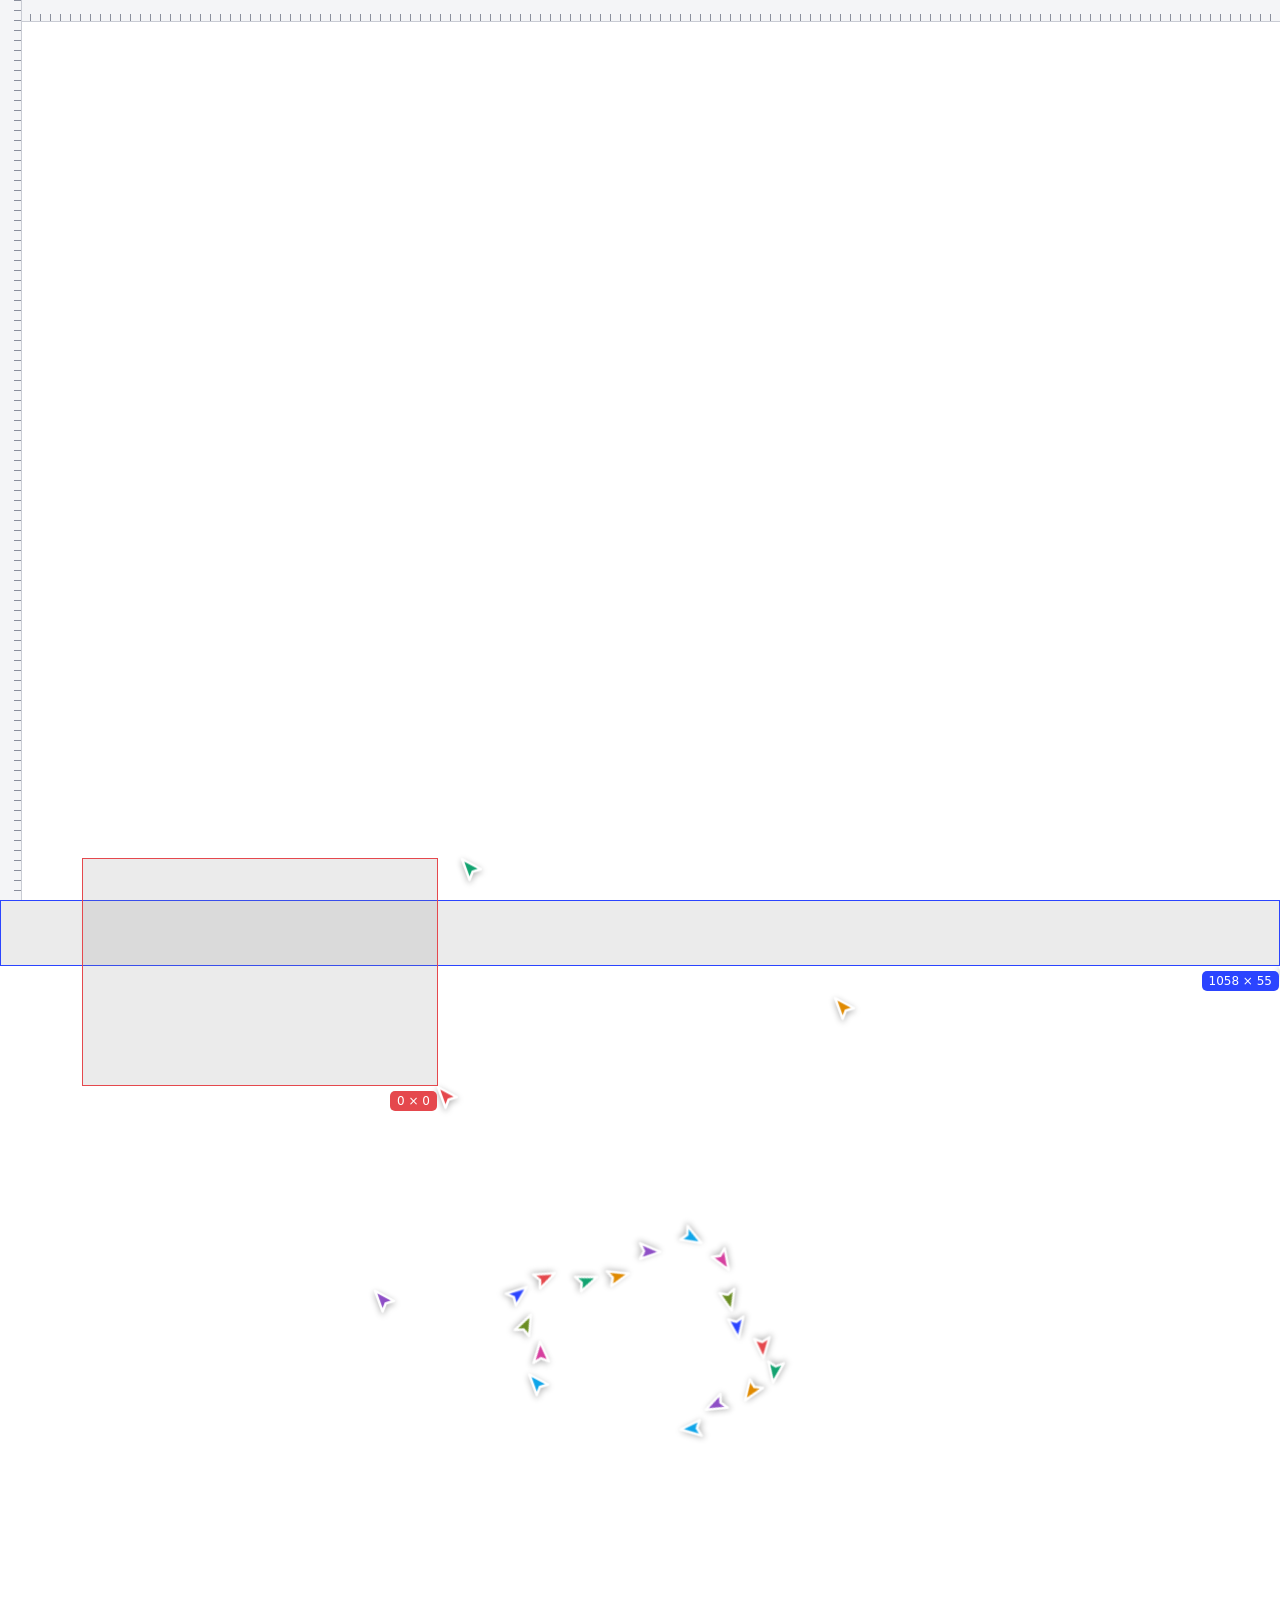
<file: index.html>
<!doctype html>
<html lang="en">
  <head>
    <meta charset="UTF-8" />
    <meta name="viewport" content="width=device-width, initial-scale=1.0" />
    <meta
      name="google-site-verification"
      content="rcSmArxq0PK2xVO9bQzBRltyihGvbyBAPQJlb_asiMA"
    />
    <script
      async
      src="https://www.googletagmanager.com/gtag/js?id=G-1K4VTWJBCJ"
    ></script>
    <script>
      window.dataLayer = window.dataLayer || [];
      function gtag() {
        dataLayer.push(arguments);
      }
      gtag("js", new Date());

      gtag("config", "G-1K4VTWJBCJ");
    </script>
    <title>Prem Kumar Rajbhar | Software Developer | Portfolio</title>

    <meta
      name="description"
      content="Prem Kumar Rajbhar is a Software Developer focused on frontend and Flutter mobile app development. Explore his projects, technical skills, and open-source contributions."
    />

    <meta
      name="keywords"
      content="Prem Kumar Rajbhar, Software Developer, Frontend Developer, Mobile App Developer, Flutter Developer, Web Developer, Portfolio, HTML5, CSS3, Sass, Bootstrap, JavaScript, jQuery, Flutter, Dart, MySQL, Git, GitHub, Responsive Web Design, UI Development, ASP.NET MVC, Open Source"
    />

    <link
      rel="canonical"
      href="https://premkrrajbhar.github.io/prem_kumar_rajbhar/"
    />

    <meta property="og:type" content="website" />
    <meta
      property="og:url"
      content="https://premkrrajbhar.github.io/prem_kumar_rajbhar/"
    />
    <meta
      property="og:title"
      content="Prem Kumar Rajbhar | Software Developer Portfolio"
    />
    <meta
      property="og:description"
      content="Explore the portfolio of Prem Kumar Rajbhar, showcasing frontend development, Flutter mobile applications, technical skills, projects, and open-source contributions."
    />
    <meta
      property="og:image"
      content="https://premkrrajbhar.github.io/prem_kumar_rajbhar/assets/images/prem_kumar_rajbhar_profile_picture.webp"
    />
    <meta property="og:site_name" content="Prem Kumar Rajbhar Portfolio" />
    <meta property="og:locale" content="en_US" />

    <meta name="twitter:card" content="summary_large_image" />
    <meta
      name="twitter:title"
      content="Prem Kumar Rajbhar | Software Developer Portfolio"
    />
    <meta
      name="twitter:description"
      content="Explore Prem Kumar Rajbhar's portfolio featuring frontend development, Flutter mobile app development, software projects, and open-source contributions."
    />
    <meta
      name="twitter:image"
      content="https://premkrrajbhar.github.io/prem_kumar_rajbhar/assets/images/prem_kumar_rajbhar_profile_picture.webp"
    />

    <meta name="robots" content="index, follow" />
    <meta name="author" content="Prem Kumar Rajbhar" />
    <meta name="publisher" content="Prem Kumar Rajbhar" />
    <link
      rel="shortcut icon"
      href="assets/favicon/prem_kumar_rajbhar_favicon.ico"
      type="image/x-icon"
    />

    <link rel="stylesheet" href="styles/bootstrap.min.css" />

    <link rel="stylesheet" href="styles/common.css" />
    <link rel="stylesheet" href="styles/main.css" />
    <link rel="stylesheet" href="styles/aos.css" />

    <script type="application/ld+json">
      {
        "@context": "https://schema.org",
        "@graph": [
          {
            "@type": "Person",
            "@id": "https://premkrrajbhar.github.io/prem_kumar_rajbhar/#person",
            "name": "Prem Kumar Rajbhar",
            "jobTitle": "Software Developer",
            "description": "Software Developer focused on frontend development and mobile application development using Flutter and Dart, with experience in responsive web design, UI development, and modern web technologies.",
            "url": "https://premkrrajbhar.github.io/prem_kumar_rajbhar/",
            "email": "mailto:premkumarrajbhar22@gmail.com",
            "telephone": "+91 9310472323",
            "image": "https://premkrrajbhar.github.io/prem_kumar_rajbhar/assets/images/prem_kumar_rajbhar_profile_picture.webp",
            "worksFor": {
              "@type": "Organization",
              "name": "Nimbus Adcom Private Limited"
            },
            "sameAs": [
              "https://github.com/premkrrajbhar",
              "https://www.linkedin.com/in/premkrrajbhar",
              "https://www.commudle.com/users/premkrrajbhar"
            ],
            "knowsAbout": [
              "Software Development",
              "Frontend Development",
              "Mobile Application Development",
              "HTML5",
              "CSS3",
              "Sass",
              "Bootstrap",
              "JavaScript",
              "jQuery",
              "Flutter",
              "Dart",
              "MySQL",
              "Git",
              "GitHub",
              "Responsive Web Design",
              "UI Development",
              "Search Engine Optimization",
              "Open Source Software"
            ]
          },
          {
            "@type": "WebSite",
            "@id": "https://premkrrajbhar.github.io/prem_kumar_rajbhar/#website",
            "url": "https://premkrrajbhar.github.io/prem_kumar_rajbhar/",
            "name": "Prem Kumar Rajbhar Portfolio",
            "description": "Personal portfolio of Prem Kumar Rajbhar, showcasing software development experience, frontend projects, mobile applications, technical skills, and open-source contributions.",
            "publisher": {
              "@id": "https://premkrrajbhar.github.io/prem_kumar_rajbhar/#person"
            }
          },
          {
            "@type": "WebPage",
            "@id": "https://premkrrajbhar.github.io/prem_kumar_rajbhar/#webpage",
            "url": "https://premkrrajbhar.github.io/prem_kumar_rajbhar/",
            "name": "Prem Kumar Rajbhar | Frontend Developer Portfolio",
            "description": "Portfolio showcasing Prem Kumar Rajbhar's experience in frontend development, Flutter mobile app development, software projects, and open-source contributions.",
            "isPartOf": {
              "@id": "https://premkrrajbhar.github.io/prem_kumar_rajbhar/#website"
            },
            "about": {
              "@id": "https://premkrrajbhar.github.io/prem_kumar_rajbhar/#person"
            }
          },
          {
            "@type": "ProfessionalService",
            "@id": "https://premkrrajbhar.github.io/prem_kumar_rajbhar/#service",
            "name": "Prem Kumar Rajbhar Frontend Development Services",
            "url": "https://premkrrajbhar.github.io/prem_kumar_rajbhar/",
            "provider": {
              "@id": "https://premkrrajbhar.github.io/prem_kumar_rajbhar/#person"
            },
            "serviceType": [
              "Frontend Development",
              "Mobile Application Development"
              "Flutter Development"
              "Responsive Web Development",
              "UI Development",
              "Website Development",
              "Landing Page Development",
              "Performance Optimization",
              "Web Accessibility",
              "SEO"
            ]
          }
        ]
      }
    </script>
  </head>

  <body>
    <header>
      <nav class="navbar navbar-expand-lg fixed-top">
        <div class="container">
          <a class="navbar-brand profileDetails" href="index.html">
            <img
              src="assets/images/prem_kumar_rajbhar_profile_picture.webp"
              style="height: 40px"
              class="img-fluid"
              alt="Prem kumar rajbhar profile picture"
            />
            Prem Kumar Rajbhar
          </a>

          <button
            class="btn menu-toggle d-block d-lg-none"
            type="button"
            data-bs-toggle="offcanvas"
            data-bs-target="#offcanvasExample"
            aria-controls="offcanvasExample"
          >
            <span></span>
            <span></span>
            <span></span>
          </button>

          <div class="collapse navbar-collapse" id="navbarSupportedContent">
            <ul class="navbar-nav ms-auto mb-2 mb-lg-0 navbarLinks">
              <li class="nav-item">
                <a class="nav-link" aria-current="page" href="index.html">
                  <svg
                    xmlns="http://www.w3.org/2000/svg"
                    width="22"
                    height="22"
                    viewBox="0 0 24 24"
                    fill="none"
                    stroke="currentColor"
                    stroke-width="2"
                    stroke-linecap="round"
                    stroke-linejoin="round"
                    class="lucide lucide-house"
                    aria-hidden="true"
                  >
                    <path d="M15 21v-8a1 1 0 0 0-1-1h-4a1 1 0 0 0-1 1v8"></path>
                    <path
                      d="M3 10a2 2 0 0 1 .709-1.528l7-5.999a2 2 0 0 1 2.582 0l7 5.999A2 2 0 0 1 21 10v9a2 2 0 0 1-2 2H5a2 2 0 0 1-2-2z"
                    ></path>
                  </svg>
                  Home</a
                >
              </li>
              <li class="nav-item">
                <a class="nav-link" href="skills.html">
                  <svg
                    xmlns="http://www.w3.org/2000/svg"
                    width="22"
                    height="22"
                    viewBox="0 0 24 24"
                    fill="none"
                    stroke="currentColor"
                    stroke-width="2"
                    stroke-linecap="round"
                    stroke-linejoin="round"
                    class="lucide lucide-briefcase-business"
                    aria-hidden="true"
                  >
                    <path d="M12 12h.01"></path>
                    <path d="M16 6V4a2 2 0 0 0-2-2h-4a2 2 0 0 0-2 2v2"></path>
                    <path d="M22 13a18.15 18.15 0 0 1-20 0"></path>
                    <rect width="20" height="14" x="2" y="6" rx="2"></rect>
                  </svg>
                  Skills</a
                >
              </li>
              <li class="nav-item">
                <a class="nav-link" href="projects.html">
                  <svg
                    xmlns="http://www.w3.org/2000/svg"
                    width="22"
                    height="22"
                    viewBox="0 0 24 24"
                    fill="none"
                    stroke="currentColor"
                    stroke-width="2"
                    stroke-linecap="round"
                    stroke-linejoin="round"
                    class="lucide lucide-folder-open"
                    aria-hidden="true"
                  >
                    <path
                      d="m6 14 1.5-2.9A2 2 0 0 1 9.24 10H20a2 2 0 0 1 1.94 2.5l-1.54 6a2 2 0 0 1-1.95 1.5H4a2 2 0 0 1-2-2V5a2 2 0 0 1 2-2h3.9a2 2 0 0 1 1.69.9l.81 1.2a2 2 0 0 0 1.67.9H18a2 2 0 0 1 2 2v2"
                    ></path>
                  </svg>
                  Projects
                </a>
              </li>

              <li class="nav-item">
                <a class="nav-link" href="blog.html">
                  <svg
                    xmlns="http://www.w3.org/2000/svg"
                    width="24"
                    height="24"
                    viewBox="0 0 24 24"
                    fill="none"
                    stroke="currentColor"
                    stroke-width="2"
                    stroke-linecap="round"
                    stroke-linejoin="round"
                    class="lucide lucide-notebook-text w-5 h-5 mb-0.5"
                    aria-hidden="true"
                  >
                    <path d="M2 6h4"></path>
                    <path d="M2 10h4"></path>
                    <path d="M2 14h4"></path>
                    <path d="M2 18h4"></path>
                    <rect width="16" height="20" x="4" y="2" rx="2"></rect>
                    <path d="M9.5 8h5"></path>
                    <path d="M9.5 12H16"></path>
                    <path d="M9.5 16H14"></path>
                  </svg>
                  Blog
                </a>
              </li>

              <li class="nav-item">
                <a class="nav-link" href="contact.html">
                  <svg
                    xmlns="http://www.w3.org/2000/svg"
                    width="22"
                    height="22"
                    viewBox="0 0 24 24"
                    fill="none"
                    stroke="currentColor"
                    stroke-width="2"
                    stroke-linecap="round"
                    stroke-linejoin="round"
                    class="lucide lucide-mail"
                    aria-hidden="true"
                  >
                    <path d="m22 7-8.991 5.727a2 2 0 0 1-2.009 0L2 7"></path>
                    <rect x="2" y="4" width="20" height="16" rx="2"></rect>
                  </svg>
                  Contacts
                </a>
              </li>
            </ul>
          </div>
        </div>
      </nav>

      <div
        class="offcanvas offcanvas-start"
        tabindex="-1"
        id="offcanvasExample"
        aria-labelledby="offcanvasExampleLabel"
      >
        <div
          class="offcanvas-body mobileOffCanvasCard text-start offCanvasBodyContainer"
        >
          <div class="offcanvasHeader">
            <h2 class="offcanvas-title" id="offcanvasExampleLabel">
              Announcements
            </h2>
            <p class="offcanTxt">Latest updates and project highlights</p>
          </div>

          <div class="card mb-3">
            <div class="card-body">
              <div class="cardHeaderBox">
                <div class="svgBox">
                  <svg
                    xmlns="http://www.w3.org/2000/svg"
                    width="24"
                    height="24"
                    viewBox="0 0 24 24"
                    fill="none"
                    stroke="currentColor"
                    stroke-width="2"
                    stroke-linecap="round"
                    stroke-linejoin="round"
                    class="lucide lucide-calendar-days w-5 h-5"
                    aria-hidden="true"
                  >
                    <path d="M8 2v4"></path>
                    <path d="M16 2v4"></path>
                    <rect width="18" height="18" x="3" y="4" rx="2"></rect>
                    <path d="M3 10h18"></path>
                    <path d="M8 14h.01"></path>
                    <path d="M12 14h.01"></path>
                    <path d="M16 14h.01"></path>
                    <path d="M8 18h.01"></path>
                    <path d="M12 18h.01"></path>
                    <path d="M16 18h.01"></path>
                  </svg>
                </div>
                <h3 class="card-title offcanvasCardTitle">
                  Follow the Fumiki Journey
                </h3>
              </div>
              <p class="card-text offcanvasCardTxt">
                Discover an easier way to learn Markdown with step-by-step
                tutorials, syntax references, and hands-on examples built for
                developers.
              </p>

              <a
                href="https://premkrrajbhar.github.io/fumiki/"
                class="offCanvasCtaBtn"
              >
                Learn More
                <svg
                  xmlns="http://www.w3.org/2000/svg"
                  width="24"
                  height="24"
                  viewBox="0 0 24 24"
                  fill="none"
                  stroke="currentColor"
                  stroke-width="2"
                  stroke-linecap="round"
                  stroke-linejoin="round"
                  class="lucide lucide-move-right-icon lucide-move-right"
                >
                  <path d="M18 8L22 12L18 16"></path>
                  <path d="M2 12H22"></path>
                </svg>
              </a>
            </div>
          </div>

          <div class="card">
            <div class="card-body">
              <div class="cardHeaderBox">
                <div class="svgBox">
                  <svg
                    xmlns="http://www.w3.org/2000/svg"
                    width="24"
                    height="24"
                    viewBox="0 0 24 24"
                    fill="none"
                    stroke="currentColor"
                    stroke-width="2"
                    stroke-linecap="round"
                    stroke-linejoin="round"
                    class="lucide lucide-sparkles w-5 h-5"
                    aria-hidden="true"
                  >
                    <path
                      d="M9.937 15.5A2 2 0 0 0 8.5 14.063l-6.135-1.582a.5.5 0 0 1 0-.962L8.5 9.936A2 2 0 0 0 9.937 8.5l1.582-6.135a.5.5 0 0 1 .963 0L14.063 8.5A2 2 0 0 0 15.5 9.937l6.135 1.581a.5.5 0 0 1 0 .964L15.5 14.063a2 2 0 0 0-1.437 1.437l-1.582 6.135a.5.5 0 0 1-.963 0z"
                    ></path>
                    <path d="M20 3v4"></path>
                    <path d="M22 5h-4"></path>
                    <path d="M4 17v2"></path>
                    <path d="M5 18H3"></path>
                  </svg>
                </div>
                <h3 class="card-title offcanvasCardTitle">
                  Currently Building
                </h3>
              </div>
              <p class="card-text offcanvasCardTxt">
                Exploring new ideas in software development, frontend technologies, and
                mobile app development while building practical solutions that solve
                real-world problems and enhance user experiences.
              </p>

              <a
                href="https://github.com/premkrrajbhar"
                class="offCanvasCtaBtn"
              >
                Learn More
                <svg
                  xmlns="http://www.w3.org/2000/svg"
                  width="24"
                  height="24"
                  viewBox="0 0 24 24"
                  fill="none"
                  stroke="currentColor"
                  stroke-width="2"
                  stroke-linecap="round"
                  stroke-linejoin="round"
                  class="lucide lucide-move-right-icon lucide-move-right"
                >
                  <path d="M18 8L22 12L18 16"></path>
                  <path d="M2 12H22"></path>
                </svg>
              </a>
            </div>
          </div>
          <div class="mobileOffCanvasCtaBox">
            <a href="https://github.com/premkrrajbhar" class="githubBtn">
              <svg
                xmlns="http://www.w3.org/2000/svg"
                width="24"
                height="24"
                viewBox="0 0 24 24"
                fill="none"
                stroke="currentColor"
                stroke-width="2"
                stroke-linecap="round"
                stroke-linejoin="round"
                class="lucide lucide-github w-6 h-6"
                aria-hidden="true"
              >
                <path
                  d="M15 22v-4a4.8 4.8 0 0 0-1-3.5c3 0 6-2 6-5.5.08-1.25-.27-2.48-1-3.5.28-1.15.28-2.35 0-3.5 0 0-1 0-3 1.5-2.64-.5-5.36-.5-8 0C6 2 5 2 5 2c-.3 1.15-.3 2.35 0 3.5A5.403 5.403 0 0 0 4 9c0 3.5 3 5.5 6 5.5-.39.49-.68 1.05-.85 1.65-.17.6-.22 1.23-.15 1.85v4"
                ></path>
                <path d="M9 18c-4.51 2-5-2-7-2"></path>
              </svg>
              Visit Github
            </a>
            <div class="mobileCta">
              <a
                href="assets/resume/prem_kumar_rajbhar.pdf"
                download=""
                class="resumeBtn"
              >
                <svg
                  xmlns="http://www.w3.org/2000/svg"
                  width="18"
                  height="18"
                  viewBox="0 0 24 24"
                  fill="none"
                  stroke="currentColor"
                  stroke-width="2"
                  stroke-linecap="round"
                  stroke-linejoin="round"
                  class="lucide lucide-download-icon lucide-download"
                >
                  <path d="M12 15V3"></path>
                  <path d="M21 15v4a2 2 0 0 1-2 2H5a2 2 0 0 1-2-2v-4"></path>
                  <path d="m7 10 5 5 5-5"></path>
                </svg>
                Download Resume
              </a>

              <a href="mailto:premkumarrajbhar22@gmail.com" class="contactBtn">
                <svg
                  xmlns="http://www.w3.org/2000/svg"
                  width="18"
                  height="18"
                  viewBox="0 0 24 24"
                  fill="none"
                  stroke="currentColor"
                  stroke-width="2"
                  stroke-linecap="round"
                  stroke-linejoin="round"
                  class="lucide lucide-mail-icon lucide-mail"
                >
                  <path d="m22 7-8.991 5.727a2 2 0 0 1-2.009 0L2 7"></path>
                  <rect x="2" y="4" width="20" height="16" rx="2"></rect>
                </svg>
                Contact Me
              </a>
            </div>
          </div>
        </div>
      </div>

      <section class="heroSection">
        <div class="container text-center">
          <div
            class="highlightBox"
            data-aos="fade-zoom-in"
            data-aos-easing="ease-in-back"
            data-aos-delay="300"
            data-aos-offset="0"
          >
            <span class="circleDot"></span>
            <span>Open to Remote Collaborations</span>
          </div>

          <div data-aos="fade-up" data-aos-duration="1400">
            <h1>Prem Kumar Rajbhar</h1>
            <span class="dsgTxt">Software Developer</span>
          </div>

          <div class="row heroSecCtaBox">
            <div class="col-12 col-md-8">
              <p class="introPara" data-aos="fade-up" data-aos-duration="1400">
                I am a Software Developer focused on Frontend and Mobile Application Development. I enjoy building modern, responsive, and user-friendly web interfaces and mobile applications, with a focus on clean code, usability, performance, and scalable software solutions.
              </p>

              <div class="row justify-content-center ctaContainer">
                <div class="col-12 col-md-4 ctaBox">
                  <a
                    href="https://wa.me/+919310472323"
                    class="msgBtn"
                    data-aos="fade-right"
                    data-aos-duration="1400"
                  >
                    <svg
                      xmlns="http://www.w3.org/2000/svg"
                      width="18"
                      height="18"
                      viewBox="0 0 24 24"
                      fill="none"
                      stroke="currentColor"
                      stroke-width="2"
                      stroke-linecap="round"
                      stroke-linejoin="round"
                      class="lucide lucide-mail-icon lucide-mail"
                    >
                      <path d="m22 7-8.991 5.727a2 2 0 0 1-2.009 0L2 7" />
                      <rect x="2" y="4" width="20" height="16" rx="2" />
                    </svg>
                    Get in Touch
                  </a>
                </div>
                <div class="col-12 col-md-4 ctaBox">
                  <a
                    href="assets/resume/prem_kumar_rajbhar.pdf"
                    download
                    class="resumeDonwloadBtn"
                    data-aos="fade-left"
                    data-aos-duration="1400"
                  >
                    <svg
                      xmlns="http://www.w3.org/2000/svg"
                      width="18"
                      height="18"
                      viewBox="0 0 24 24"
                      fill="none"
                      stroke="currentColor"
                      stroke-width="2"
                      stroke-linecap="round"
                      stroke-linejoin="round"
                      class="lucide lucide-download-icon lucide-download"
                    >
                      <path d="M12 15V3" />
                      <path d="M21 15v4a2 2 0 0 1-2 2H5a2 2 0 0 1-2-2v-4" />
                      <path d="m7 10 5 5 5-5" />
                    </svg>
                    Download Resume
                  </a>
                </div>
              </div>
            </div>
          </div>
        </div>
      </section>
    </header>

    <div class="hello-splash d-none" id="helloSplash">
      <span class="hello-word active">Hello</span>
      <span class="hello-word" lang="hi">नमस्ते</span>
      <span class="hello-word" lang="es">Hola</span>
      <span class="hello-word" lang="fr">Bonjour</span>
      <span class="hello-word" lang="de">Hallo</span>
      <span class="hello-word" lang="ja">こんにちは</span>
      <span class="hello-word" lang="pt">Olá</span>
      <span class="hello-word" lang="ko">안녕하세요</span>
      <span class="hello-word" lang="it">Ciao</span>
    </div>

    <main>
      <section class="statsCounterSection">
        <div class="container">
          <div class="row">
            <div
              class="col-6 col-md-3 stasBox"
              data-aos="fade-up"
              data-aos-duration="1400"
            >
              <span>20+</span>
              <p>Projects Completed</p>
            </div>
            <div
              class="col-6 col-md-3 stasBox"
              data-aos="fade-up"
              data-aos-duration="1400"
            >
              <span>1+</span>
              <p>Years Experience</p>
            </div>
            <div
              class="col-6 col-md-3 stasBox"
              data-aos="fade-up"
              data-aos-duration="1400"
            >
              <span>10+</span>
              <p>Landing Pages Designed</p>
            </div>
            <div
              class="col-6 col-md-3 stasBox"
              data-aos="fade-up"
              data-aos-duration="1400"
            >
              <span>100%</span>
              <p>Responsive Websites</p>
            </div>
          </div>
        </div>
      </section>

      <section class="servicesSection">
        <div class="container">
          <div class="row">
            <div class="div-12 col-md-6 col-lg-4">
              <div class="card" data-aos="fade-up" data-aos-duration="1400">
                <div class="card-body">
                  <div class="cardHeaderBox">
                    <div class="svgBox">
                      <svg
                        xmlns="http://www.w3.org/2000/svg"
                        width="30"
                        height="30"
                        viewBox="0 0 24 24"
                        fill="none"
                        stroke="currentColor"
                        stroke-width="2"
                        stroke-linecap="round"
                        stroke-linejoin="round"
                        class="lucide lucide-globe text-slate-600 dark:text-slate-400 w-6 h-6 sm:w-8 sm:h-8"
                        aria-hidden="true"
                      >
                        <circle cx="12" cy="12" r="10"></circle>
                        <path
                          d="M12 2a14.5 14.5 0 0 0 0 20 14.5 14.5 0 0 0 0-20"
                        ></path>
                        <path d="M2 12h20"></path>
                      </svg>
                    </div>
                    <h3 class="card-title">Web Development</h3>
                  </div>
                  <p class="card-text">
                    Building modern, responsive, and user-friendly websites with
                    a focus on clean code, performance, and seamless user
                    experiences.
                  </p>
                </div>
              </div>
            </div>
            <div class="div-12 col-md-6 col-lg-4">
              <div class="card" data-aos="fade-up" data-aos-duration="1400">
  <div class="card-body">
    <div class="cardHeaderBox">
      <div class="svgBox">
        <svg
          xmlns="http://www.w3.org/2000/svg"
          width="30"
          height="30"
          viewBox="0 0 24 24"
          fill="none"
          stroke="currentColor"
          stroke-width="2"
          stroke-linecap="round"
          stroke-linejoin="round"
          class="lucide lucide-smartphone text-slate-600 dark:text-slate-400 w-6 h-6 sm:w-8 sm:h-8"
          aria-hidden="true"
        >
          <rect width="14" height="20" x="5" y="2" rx="2" ry="2"></rect>
          <path d="M12 18h.01"></path>
        </svg>
      </div>
      <h3 class="card-title">Mobile App Development</h3>
    </div>
    <p class="card-text">
      Building cross-platform mobile applications using Flutter and Dart,
      focusing on intuitive interfaces, functional features, and seamless
      user experiences.
    </p>
  </div>
</div>
            </div>
           
            
            <div class="div-12 col-md-6 col-lg-4">
              <div class="card" data-aos="fade-up" data-aos-duration="1400">
                <div class="card-body">
                  <div class="cardHeaderBox">
                    <div class="svgBox">
                      <svg
                        xmlns="http://www.w3.org/2000/svg"
                        width="30"
                        height="30"
                        viewBox="0 0 24 24"
                        fill="none"
                        stroke="currentColor"
                        stroke-width="2"
                        stroke-linecap="round"
                        stroke-linejoin="round"
                        class="lucide lucide-search-icon lucide-search"
                      >
                        <path d="m21 21-4.34-4.34" />
                        <circle cx="11" cy="11" r="8" />
                      </svg>
                    </div>
                    <h3 class="card-title">SEO Optimization</h3>
                  </div>
                  <p class="card-text">
                    Improving search visibility through strategic SEO
                    implementation and website optimization best practices.
                  </p>
                </div>
              </div>
            </div>
            
          </div>
        </div>
      </section>

      <section class="projectSection">
        <div class="container">
          <h2 data-aos="fade-up" data-aos-duration="1400">Featured Projects</h2>
          <p class="projectTxt" data-aos="fade-up" data-aos-duration="1400">
            Projects that reflect my approach to web design and development
          </p>
          <div class="row">
            <div class="col-12 col-md-6">
              <div class="card" data-aos="fade-up" data-aos-duration="1400">
                <div class="projectImgBox">
                  <img
                    src="assets/images/fumiki_website.webp"
                    class="card-img-top img-fluid"
                    alt="Fumiki website to learn markdown syntax"
                  />
                  <span class="proTxt">Project</span>
                </div>
                <div class="card-body">
                  <h3 class="card-title projectTit">Fumiki</h3>
                  <p class="card-text projectDesc">
                    A responsive web platform that simplifies Markdown learning
                    through structured lessons, real-world examples, and an
                    intuitive user experience across all devices.
                  </p>

                  <div class="techStackBox">
                    <span>Html</span>
                    <span>Css</span>
                    <span>Bootstrap</span>
                    <span>Jquery</span>
                    <span>Webslidemenu</span>
                  </div>

                  <div class="projectBtnBox">
                    <a href="https://github.com/premkrrajbhar/fumiki">
                      <svg
                        xmlns="http://www.w3.org/2000/svg"
                        width="24"
                        height="24"
                        viewBox="0 0 24 24"
                        fill="none"
                        stroke="currentColor"
                        stroke-width="2"
                        stroke-linecap="round"
                        stroke-linejoin="round"
                        class="lucide lucide-github h-5 w-5 hover:text-zinc-800 dark:hover:text-zinc-100 transition"
                        aria-hidden="true"
                      >
                        <path
                          d="M15 22v-4a4.8 4.8 0 0 0-1-3.5c3 0 6-2 6-5.5.08-1.25-.27-2.48-1-3.5.28-1.15.28-2.35 0-3.5 0 0-1 0-3 1.5-2.64-.5-5.36-.5-8 0C6 2 5 2 5 2c-.3 1.15-.3 2.35 0 3.5A5.403 5.403 0 0 0 4 9c0 3.5 3 5.5 6 5.5-.39.49-.68 1.05-.85 1.65-.17.6-.22 1.23-.15 1.85v4"
                        ></path>
                        <path d="M9 18c-4.51 2-5-2-7-2"></path>
                      </svg>
                      Code
                    </a>

                    <a href="https://premkrrajbhar.github.io/fumiki">
                      <svg
                        xmlns="http://www.w3.org/2000/svg"
                        width="24"
                        height="24"
                        viewBox="0 0 24 24"
                        fill="none"
                        stroke="currentColor"
                        stroke-width="2"
                        stroke-linecap="round"
                        stroke-linejoin="round"
                        class="lucide lucide-external-link w-4 h-4 mr-2"
                        aria-hidden="true"
                      >
                        <path d="M15 3h6v6"></path>
                        <path d="M10 14 21 3"></path>
                        <path
                          d="M18 13v6a2 2 0 0 1-2 2H5a2 2 0 0 1-2-2V8a2 2 0 0 1 2-2h6"
                        ></path>
                      </svg>
                      Live Demo
                    </a>
                  </div>
                </div>
              </div>
            </div>
            <div class="col-12 col-md-6">
              <div class="card" data-aos="fade-up" data-aos-duration="1400">
                <div class="projectImgBox">
                  <img
                    src="assets/images/hayamiqr_website.webp"
                    class="card-img-top img-fluid"
                    alt="Hayami QR a QR Code generator website"
                  />
                  <span class="proTxt">Project</span>
                </div>
                <div class="card-body">
                  <h3 class="card-title projectTit">HayamiQR</h3>
                  <p class="card-text projectDesc">
                    A website designed to generate QR codes instantly, providing
                    a seamless experience for converting text and links into
                    scannable QR codes across all devices.
                  </p>

                  <div class="techStackBox">
                    <span>Html</span>
                    <span>Css</span>
                    <span>Bootstrap</span>
                    <span>Javascript</span>
                    <span>QRCode.js</span>
                  </div>

                  <div class="projectBtnBox">
                    <a href="https://github.com/premkrrajbhar/HayamiQR">
                      <svg
                        xmlns="http://www.w3.org/2000/svg"
                        width="24"
                        height="24"
                        viewBox="0 0 24 24"
                        fill="none"
                        stroke="currentColor"
                        stroke-width="2"
                        stroke-linecap="round"
                        stroke-linejoin="round"
                        class="lucide lucide-github h-5 w-5 hover:text-zinc-800 dark:hover:text-zinc-100 transition"
                        aria-hidden="true"
                      >
                        <path
                          d="M15 22v-4a4.8 4.8 0 0 0-1-3.5c3 0 6-2 6-5.5.08-1.25-.27-2.48-1-3.5.28-1.15.28-2.35 0-3.5 0 0-1 0-3 1.5-2.64-.5-5.36-.5-8 0C6 2 5 2 5 2c-.3 1.15-.3 2.35 0 3.5A5.403 5.403 0 0 0 4 9c0 3.5 3 5.5 6 5.5-.39.49-.68 1.05-.85 1.65-.17.6-.22 1.23-.15 1.85v4"
                        ></path>
                        <path d="M9 18c-4.51 2-5-2-7-2"></path>
                      </svg>
                      Code
                    </a>

                    <a href="https://premkrrajbhar.github.io/HayamiQR/">
                      <svg
                        xmlns="http://www.w3.org/2000/svg"
                        width="24"
                        height="24"
                        viewBox="0 0 24 24"
                        fill="none"
                        stroke="currentColor"
                        stroke-width="2"
                        stroke-linecap="round"
                        stroke-linejoin="round"
                        class="lucide lucide-external-link w-4 h-4 mr-2"
                        aria-hidden="true"
                      >
                        <path d="M15 3h6v6"></path>
                        <path d="M10 14 21 3"></path>
                        <path
                          d="M18 13v6a2 2 0 0 1-2 2H5a2 2 0 0 1-2-2V8a2 2 0 0 1 2-2h6"
                        ></path>
                      </svg>
                      Live Demo
                    </a>
                  </div>
                </div>
              </div>
            </div>
          </div>

          <div class="text-center">
            <a
              href="projects.html"
              class="allProBtn"
              data-aos="fade-up"
              data-aos-duration="1400"
            >
              View All Projects
              <svg
                xmlns="http://www.w3.org/2000/svg"
                width="24"
                height="24"
                viewBox="0 0 24 24"
                fill="none"
                stroke="currentColor"
                stroke-width="2"
                stroke-linecap="round"
                stroke-linejoin="round"
                class="lucide lucide-arrow-right ml-2 w-5 h-5"
                aria-hidden="true"
              >
                <path d="M5 12h14"></path>
                <path d="m12 5 7 7-7 7"></path>
              </svg>
            </a>
          </div>
        </div>
      </section>

      <section class="connectionSection">
        <div class="container">
          <h2 class="text-center" data-aos="fade-up" data-aos-duration="1400">
            Let's Connect
          </h2>

          <div class="row justify-content-center">
            <div class="col-12 col-md-8">
              <p
                class="text-center projectTxt"
                data-aos="fade-up"
                data-aos-duration="1400"
              >
                Have a project in mind, a job opportunity, or just want to
                discuss web design and technology? I'd love to hear from you and
                explore how I can contribute to your goals.
              </p>
            </div>

            <div
              class="col-12 col-md-8"
              data-aos="fade-up"
              data-aos-duration="1400"
            >
              <div class="contactBox text-center">
                <h3>Ready to Start Something Amazing?</h3>
                <div class="d-flex justify-content-center">
                  <p class="contactTxt">
                    I'm currently open to new opportunities and exciting
                    projects. Whether you're hiring, collaborating, or looking
                    for a frontend developer, I'd love to hear from you.
                  </p>
                </div>

                <div class="contactBtnBox">
                  <a href="mailto:premkumarrajbhar22@gmail.com">
                    <svg
                      xmlns="http://www.w3.org/2000/svg"
                      width="18"
                      height="18"
                      viewBox="0 0 24 24"
                      fill="none"
                      stroke="currentColor"
                      stroke-width="2"
                      stroke-linecap="round"
                      stroke-linejoin="round"
                      class="lucide lucide-mail-icon lucide-mail"
                    >
                      <path d="m22 7-8.991 5.727a2 2 0 0 1-2.009 0L2 7"></path>
                      <rect x="2" y="4" width="20" height="16" rx="2"></rect>
                    </svg>
                    Send Message
                  </a>

                  <a href="assets/resume/prem_kumar_rajbhar.pdf" download>
                    <svg
                      xmlns="http://www.w3.org/2000/svg"
                      width="18"
                      height="18"
                      viewBox="0 0 24 24"
                      fill="none"
                      stroke="currentColor"
                      stroke-width="2"
                      stroke-linecap="round"
                      stroke-linejoin="round"
                      class="lucide lucide-download-icon lucide-download"
                    >
                      <path d="M12 15V3"></path>
                      <path
                        d="M21 15v4a2 2 0 0 1-2 2H5a2 2 0 0 1-2-2v-4"
                      ></path>
                      <path d="m7 10 5 5 5-5"></path>
                    </svg>
                    Download Resume
                  </a>
                </div>

                <ul class="socialIcons">
                  <li>
                    <a href="https://github.com/premkrrajbhar">
                      <svg
                        xmlns="http://www.w3.org/2000/svg"
                        width="24"
                        height="24"
                        viewBox="0 0 24 24"
                        fill="none"
                        stroke="currentColor"
                        stroke-width="2"
                        stroke-linecap="round"
                        stroke-linejoin="round"
                        class="lucide lucide-github w-6 h-6"
                        aria-hidden="true"
                      >
                        <path
                          d="M15 22v-4a4.8 4.8 0 0 0-1-3.5c3 0 6-2 6-5.5.08-1.25-.27-2.48-1-3.5.28-1.15.28-2.35 0-3.5 0 0-1 0-3 1.5-2.64-.5-5.36-.5-8 0C6 2 5 2 5 2c-.3 1.15-.3 2.35 0 3.5A5.403 5.403 0 0 0 4 9c0 3.5 3 5.5 6 5.5-.39.49-.68 1.05-.85 1.65-.17.6-.22 1.23-.15 1.85v4"
                        ></path>
                        <path d="M9 18c-4.51 2-5-2-7-2"></path>
                      </svg>
                    </a>
                  </li>

                  <li>
                    <a href="https://www.linkedin.com/in/premkrrajbhar/">
                      <svg
                        xmlns="http://www.w3.org/2000/svg"
                        width="24"
                        height="24"
                        viewBox="0 0 24 24"
                        fill="none"
                        stroke="currentColor"
                        stroke-width="2"
                        stroke-linecap="round"
                        stroke-linejoin="round"
                        class="lucide lucide-linkedin w-6 h-6"
                        aria-hidden="true"
                      >
                        <path
                          d="M16 8a6 6 0 0 1 6 6v7h-4v-7a2 2 0 0 0-2-2 2 2 0 0 0-2 2v7h-4v-7a6 6 0 0 1 6-6z"
                        ></path>
                        <rect width="4" height="12" x="2" y="9"></rect>
                        <circle cx="4" cy="4" r="2"></circle>
                      </svg>
                    </a>
                  </li>

                  <li>
                    <a href="mailto:premkumarrajbhar22@gmail.com">
                      <svg
                        xmlns="http://www.w3.org/2000/svg"
                        width="24"
                        height="24"
                        viewBox="0 0 24 24"
                        fill="none"
                        stroke="currentColor"
                        stroke-width="2"
                        stroke-linecap="round"
                        stroke-linejoin="round"
                        class="lucide lucide-mail w-6 h-6"
                        aria-hidden="true"
                      >
                        <path
                          d="m22 7-8.991 5.727a2 2 0 0 1-2.009 0L2 7"
                        ></path>
                        <rect x="2" y="4" width="20" height="16" rx="2"></rect>
                      </svg>
                    </a>
                  </li>
                </ul>
              </div>
            </div>
          </div>
        </div>
      </section>

      <section class="stickyFooter fixed-bottom d-block d-md-none">
        <div class="container">
          <div class="row">
            <div class="stickyFooterBox">
              <ul>
                <li>
                  <a href="index.html">
                    <svg
                      xmlns="http://www.w3.org/2000/svg"
                      width="22"
                      height="22"
                      viewBox="0 0 24 24"
                      fill="none"
                      stroke="currentColor"
                      stroke-width="2"
                      stroke-linecap="round"
                      stroke-linejoin="round"
                      class="lucide lucide-house"
                      aria-hidden="true"
                    >
                      <path
                        d="M15 21v-8a1 1 0 0 0-1-1h-4a1 1 0 0 0-1 1v8"
                      ></path>
                      <path
                        d="M3 10a2 2 0 0 1 .709-1.528l7-5.999a2 2 0 0 1 2.582 0l7 5.999A2 2 0 0 1 21 10v9a2 2 0 0 1-2 2H5a2 2 0 0 1-2-2z"
                      ></path>
                    </svg>
                    Home
                  </a>
                </li>

                <li>
                  <a href="skills.html">
                    <svg
                      xmlns="http://www.w3.org/2000/svg"
                      width="22"
                      height="22"
                      viewBox="0 0 24 24"
                      fill="none"
                      stroke="currentColor"
                      stroke-width="2"
                      stroke-linecap="round"
                      stroke-linejoin="round"
                      class="lucide lucide-briefcase-business"
                      aria-hidden="true"
                    >
                      <path d="M12 12h.01"></path>
                      <path d="M16 6V4a2 2 0 0 0-2-2h-4a2 2 0 0 0-2 2v2"></path>
                      <path d="M22 13a18.15 18.15 0 0 1-20 0"></path>
                      <rect width="20" height="14" x="2" y="6" rx="2"></rect>
                    </svg>
                    Skills
                  </a>
                </li>

                <li>
                  <a href="projects.html">
                    <svg
                      xmlns="http://www.w3.org/2000/svg"
                      width="22"
                      height="22"
                      viewBox="0 0 24 24"
                      fill="none"
                      stroke="currentColor"
                      stroke-width="2"
                      stroke-linecap="round"
                      stroke-linejoin="round"
                      class="lucide lucide-folder-open"
                      aria-hidden="true"
                    >
                      <path
                        d="m6 14 1.5-2.9A2 2 0 0 1 9.24 10H20a2 2 0 0 1 1.94 2.5l-1.54 6a2 2 0 0 1-1.95 1.5H4a2 2 0 0 1-2-2V5a2 2 0 0 1 2-2h3.9a2 2 0 0 1 1.69.9l.81 1.2a2 2 0 0 0 1.67.9H18a2 2 0 0 1 2 2v2"
                      ></path>
                    </svg>
                    Projects
                  </a>
                </li>

                <li>
                  <a href="blog.html">
                    <svg
                      xmlns="http://www.w3.org/2000/svg"
                      width="24"
                      height="24"
                      viewBox="0 0 24 24"
                      fill="none"
                      stroke="currentColor"
                      stroke-width="2"
                      stroke-linecap="round"
                      stroke-linejoin="round"
                      class="lucide lucide-notebook-text w-5 h-5 mb-0.5"
                      aria-hidden="true"
                    >
                      <path d="M2 6h4"></path>
                      <path d="M2 10h4"></path>
                      <path d="M2 14h4"></path>
                      <path d="M2 18h4"></path>
                      <rect width="16" height="20" x="4" y="2" rx="2"></rect>
                      <path d="M9.5 8h5"></path>
                      <path d="M9.5 12H16"></path>
                      <path d="M9.5 16H14"></path>
                    </svg>
                    Blog
                  </a>
                </li>

                <li>
                  <a href="contact.html">
                    <svg
                      xmlns="http://www.w3.org/2000/svg"
                      width="22"
                      height="22"
                      viewBox="0 0 24 24"
                      fill="none"
                      stroke="currentColor"
                      stroke-width="2"
                      stroke-linecap="round"
                      stroke-linejoin="round"
                      class="lucide lucide-mail"
                      aria-hidden="true"
                    >
                      <path d="m22 7-8.991 5.727a2 2 0 0 1-2.009 0L2 7"></path>
                      <rect x="2" y="4" width="20" height="16" rx="2"></rect>
                    </svg>
                    Contact
                  </a>
                </li>
              </ul>
            </div>
          </div>
        </div>
      </section>
    </main>

    <footer>
      <div class="container">
        <div class="row">
          <div class="col-12 col-md-3 footerIntro">
            <h2>Prem Kumar Rajbhar</h2>
            <p>
              Software Developer building modern <br class="d-block d-md-none" /> web and mobile experiences
            </p>
            <ul class="footerSocialIcons">
              <li>
                <a href="https://github.com/premkrrajbhar">
                  <svg
                    xmlns="http://www.w3.org/2000/svg"
                    width="24"
                    height="24"
                    viewBox="0 0 24 24"
                    fill="none"
                    stroke="currentColor"
                    stroke-width="2"
                    stroke-linecap="round"
                    stroke-linejoin="round"
                    class="lucide lucide-github w-6 h-6"
                    aria-hidden="true"
                  >
                    <path
                      d="M15 22v-4a4.8 4.8 0 0 0-1-3.5c3 0 6-2 6-5.5.08-1.25-.27-2.48-1-3.5.28-1.15.28-2.35 0-3.5 0 0-1 0-3 1.5-2.64-.5-5.36-.5-8 0C6 2 5 2 5 2c-.3 1.15-.3 2.35 0 3.5A5.403 5.403 0 0 0 4 9c0 3.5 3 5.5 6 5.5-.39.49-.68 1.05-.85 1.65-.17.6-.22 1.23-.15 1.85v4"
                    ></path>
                    <path d="M9 18c-4.51 2-5-2-7-2"></path>
                  </svg>
                </a>
              </li>

              <li>
                <a href="https://www.linkedin.com/in/premkrrajbhar/">
                  <svg
                    xmlns="http://www.w3.org/2000/svg"
                    width="24"
                    height="24"
                    viewBox="0 0 24 24"
                    fill="none"
                    stroke="currentColor"
                    stroke-width="2"
                    stroke-linecap="round"
                    stroke-linejoin="round"
                    class="lucide lucide-linkedin w-6 h-6"
                    aria-hidden="true"
                  >
                    <path
                      d="M16 8a6 6 0 0 1 6 6v7h-4v-7a2 2 0 0 0-2-2 2 2 0 0 0-2 2v7h-4v-7a6 6 0 0 1 6-6z"
                    ></path>
                    <rect width="4" height="12" x="2" y="9"></rect>
                    <circle cx="4" cy="4" r="2"></circle>
                  </svg>
                </a>
              </li>

              <li>
                <a href="mailto:premkumarrajbhar22@gmail.com">
                  <svg
                    xmlns="http://www.w3.org/2000/svg"
                    width="24"
                    height="24"
                    viewBox="0 0 24 24"
                    fill="none"
                    stroke="currentColor"
                    stroke-width="2"
                    stroke-linecap="round"
                    stroke-linejoin="round"
                    class="lucide lucide-mail w-6 h-6"
                    aria-hidden="true"
                  >
                    <path d="m22 7-8.991 5.727a2 2 0 0 1-2.009 0L2 7"></path>
                    <rect x="2" y="4" width="20" height="16" rx="2"></rect>
                  </svg>
                </a>
              </li>
            </ul>
          </div>
          <div class="col-12 col-md-3">
            <h4>Explore</h4>
            <ul class="footerLinks">
              <li>
                <a href="index.html">Home</a>
              </li>
              <li>
                <a href="skills.html">Skills</a>
              </li>
              <li>
                <a href="projects.html">Projects</a>
              </li>
              <li>
                <a href="contact.html">Contact</a>
              </li>
            </ul>
          </div>
          <div class="col-12 col-md-3">
            <h4>Discover More</h4>
            <ul class="footerLinks">
              <li>
                <a href="skills.html#workExperience">Experience</a>
              </li>
              <li>
                <a href="skills.html#academicBackground">Education</a>
              </li>
              <li>
                <a href="skills.html#certifications">Certifications</a>
              </li>
            </ul>
          </div>
          <div class="col-12 col-md-3">
            <h4>Let's Connect</h4>
            <ul class="footerLinks">
              <li>
                <a href="assets/resume/prem_kumar_rajbhar.pdf" download
                  >Download Resume</a
                >
              </li>
            </ul>
          </div>
        </div>

        <hr />

        <div class="footerBottom">
          <div class="leftTxt">
            <ul>
              <li>
                <p>&copy; 2026 Prem Kumar Rajbhar. All rights reserved</p>
              </li>
              <li>
                <a href="#">
                  <svg
                    xmlns="http://www.w3.org/2000/svg"
                    width="24"
                    height="24"
                    viewBox="0 0 24 24"
                    fill="none"
                    stroke="currentColor"
                    stroke-width="2"
                    stroke-linecap="round"
                    stroke-linejoin="round"
                    class="lucide lucide-mail w-6 h-6"
                    aria-hidden="true"
                  >
                    <path d="m22 7-8.991 5.727a2 2 0 0 1-2.009 0L2 7"></path>
                    <rect x="2" y="4" width="20" height="16" rx="2"></rect>
                  </svg>
                  premkumarrajbhar22@gmail.com
                </a>
              </li>

              <li>
                <a href="#">
                  <svg
                    xmlns="http://www.w3.org/2000/svg"
                    width="14"
                    height="14"
                    viewBox="0 0 24 24"
                    fill="none"
                    stroke="currentColor"
                    stroke-width="2"
                    stroke-linecap="round"
                    stroke-linejoin="round"
                    class="lucide lucide-phone"
                    aria-hidden="true"
                  >
                    <path
                      d="M13.832 16.568a1 1 0 0 0 1.213-.303l.355-.465A2 2 0 0 1 17 15h3a2 2 0 0 1 2 2v3a2 2 0 0 1-2 2A18 18 0 0 1 2 4a2 2 0 0 1 2-2h3a2 2 0 0 1 2 2v3a2 2 0 0 1-.8 1.6l-.468.351a1 1 0 0 0-.292 1.233 14 14 0 0 0 6.392 6.384"
                    ></path>
                  </svg>
                  +91 9310472323
                </a>
              </li>
            </ul>
          </div>

          <div class="rightTxt d-none d-md-block">
            <ul>
              <li>Code • Build • Innovate</li>
            </ul>
          </div>
        </div>
      </div>
    </footer>

    <script src="scripts/bootstrap.bundle.min.js"></script>
    <script src="scripts/aos.js"></script>
    <script src="scripts/main.js"></script>
    <script src="scripts/swarm.js" data-store="session"></script>
  </body>
</html>
</file>
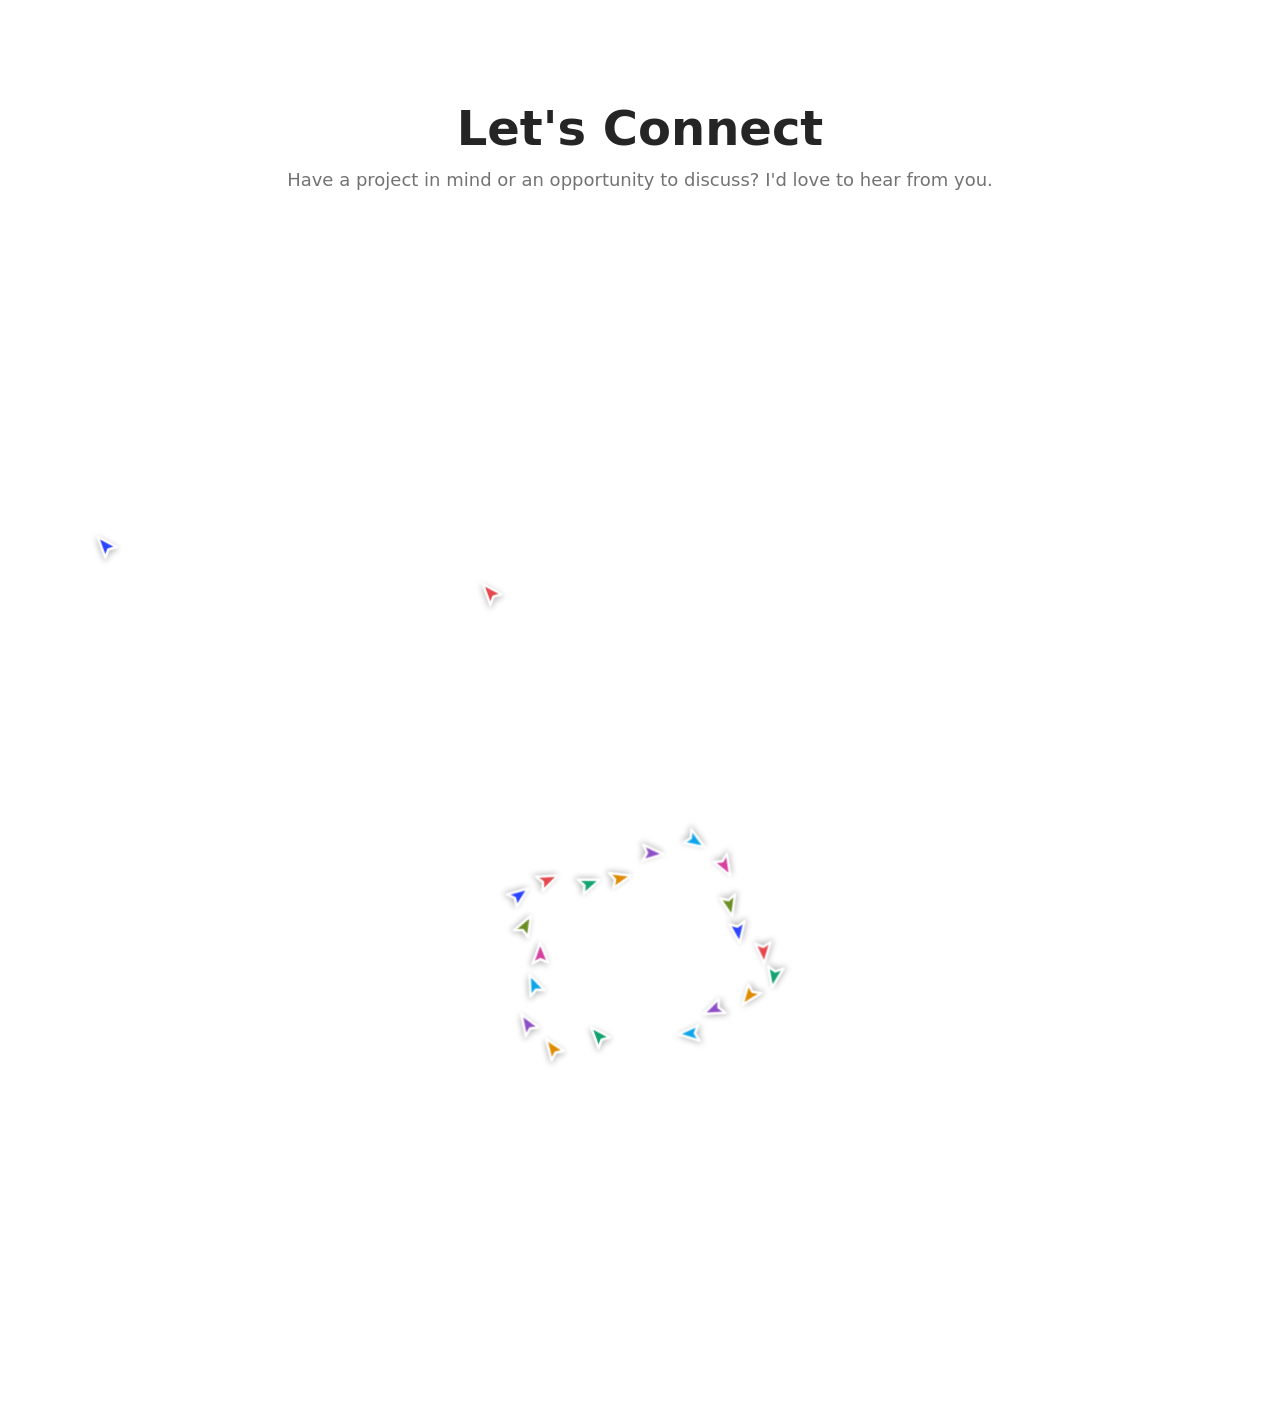
<file: contact.html>
<!doctype html>
<html lang="en">
  <head>
    <meta charset="UTF-8" />
    <meta name="viewport" content="width=device-width, initial-scale=1.0" />
    <meta
      name="google-site-verification"
      content="rcSmArxq0PK2xVO9bQzBRltyihGvbyBAPQJlb_asiMA"
    />
    <script
      async
      src="https://www.googletagmanager.com/gtag/js?id=G-1K4VTWJBCJ"
    ></script>
    <script>
      window.dataLayer = window.dataLayer || [];
      function gtag() {
        dataLayer.push(arguments);
      }
      gtag("js", new Date());

      gtag("config", "G-1K4VTWJBCJ");
    </script>
    <title>Contact Prem Kumar Rajbhar | Software Developer</title>

    <meta
      name="description"
      content="Get in touch with Prem Kumar Rajbhar, a Software Developer focused on frontend development, responsive web applications, UI development, and mobile app development. Connect for professional enquiries, collaborations, and open-source contributions."
    />

    <meta
      name="keywords"
      content="Contact Prem Kumar Rajbhar, Software Developer, Frontend Developer, Software Developer India, Web Developer, Mobile App Developer, UI Development, HTML, CSS, JavaScript, Bootstrap, Dart, Flutter, SEO, Open Source, Portfolio"
    />

    <meta property="og:type" content="website" />

    <meta
      property="og:url"
      content="https://premkrrajbhar.github.io/prem_kumar_rajbhar/contact.html"
    />

     <meta
      property="og:title"
      content="Contact Prem Kumar Rajbhar | Software Developer"
    />
    <meta
      property="og:description"
      content="Let's connect to discuss software development, frontend development, web applications, mobile app development, open-source contributions, and professional collaborations."
    />

    <meta
      property="og:image"
      content="https://premkrrajbhar.github.io/prem_kumar_rajbhar/assets/images/prem_kumar_rajbhar_profile_picture.webp"
    />

    <meta property="og:site_name" content="Prem Kumar Rajbhar Portfolio" />

    <meta name="twitter:card" content="summary_large_image" />

    <meta
      name="twitter:title"
      content="Contact Prem Kumar Rajbhar | Software Developer"
    />
    <meta
      name="twitter:description"
      content="Get in touch with Prem Kumar Rajbhar for software development, frontend development, mobile app development, and professional collaborations."
    />

    <meta
      name="twitter:image"
      content="https://premkrrajbhar.github.io/prem_kumar_rajbhar/assets/images/prem_kumar_rajbhar_profile_picture.webp"
    />

    <link
      rel="canonical"
      href="https://premkrrajbhar.github.io/prem_kumar_rajbhar/contact.html"
    />

    <meta name="robots" content="index, follow" />
    <meta name="author" content="Prem Kumar Rajbhar" />
    <meta name="publisher" content="Prem Kumar Rajbhar" />
    <link
      rel="shortcut icon"
      href="assets/favicon/prem_kumar_rajbhar_favicon.ico"
      type="image/x-icon"
    />
    <link rel="stylesheet" href="styles/bootstrap.min.css" />

    <link rel="stylesheet" href="styles/common.css" />
    <link rel="stylesheet" href="styles/contact.css" />
    <link rel="stylesheet" href="styles/aos.css" />

    <script type="application/ld+json">
      {
        "@context": "https://schema.org",
        "@graph": [
          {
            "@type": "ContactPage",
            "@id": "https://premkrrajbhar.github.io/prem_kumar_rajbhar/contact.html#page",
            "url": "https://premkrrajbhar.github.io/prem_kumar_rajbhar/contact.html",
            "name": "Contact Prem Kumar Rajbhar",
            "description": "Contact page for Prem Kumar Rajbhar, Software Developer focused on frontend development, responsive web applications, and mobile app development.",
            "isPartOf": {
              "@id": "https://premkrrajbhar.github.io/prem_kumar_rajbhar/#website"
            },
            "about": {
              "@id": "https://premkrrajbhar.github.io/prem_kumar_rajbhar/#person"
            }
          },
          {
            "@type": "Person",
            "@id": "https://premkrrajbhar.github.io/prem_kumar_rajbhar/#person",
            "name": "Prem Kumar Rajbhar",
            "jobTitle": "Software Developer",
            "url": "https://premkrrajbhar.github.io/prem_kumar_rajbhar/",
            "email": "mailto:premkumarrajbhar22@gmail.com",
            "telephone": "+91 9310472323",
            "worksFor": {
              "@type": "Organization",
              "name": "Nimbus Adcom Private Limited"
            },
            "address": {
              "@type": "PostalAddress",
              "addressLocality": "New Delhi",
              "postalCode": "110091",
              "addressCountry": "IN"
            },
            "sameAs": [
              "https://github.com/premkrrajbhar",
              "https://www.linkedin.com/in/premkrrajbhar",
              "https://www.commudle.com/users/premkrrajbhar"
            ]
          },
          {
            "@type": "ContactPoint",
            "contactType": "Professional Inquiries",
            "email": "mailto:premkumarrajbhar22@gmail.com",
            "telephone": "+91 9310472323",
            "availableLanguage": ["English", "Hindi"]
          }
        ]
      }
    </script>
  </head>

  <body>
    <header>
      <nav class="navbar navbar-expand-lg fixed-top">
        <div class="container">
          <a class="navbar-brand profileDetails" href="index.html">
            <img
              src="assets/images/prem_kumar_rajbhar_profile_picture.webp"
              style="height: 40px"
              class="img-fluid"
              alt="Prem kumar rajbhar profile picture"
            />
            Prem Kumar Rajbhar
          </a>

          <button
            class="btn menu-toggle d-block d-lg-none"
            type="button"
            data-bs-toggle="offcanvas"
            data-bs-target="#offcanvasExample"
            aria-controls="offcanvasExample"
          >
            <span></span>
            <span></span>
            <span></span>
          </button>

          <div class="collapse navbar-collapse" id="navbarSupportedContent">
            <ul class="navbar-nav ms-auto mb-2 mb-lg-0 navbarLinks">
              <li class="nav-item">
                <a class="nav-link" aria-current="page" href="index.html">
                  <svg
                    xmlns="http://www.w3.org/2000/svg"
                    width="22"
                    height="22"
                    viewBox="0 0 24 24"
                    fill="none"
                    stroke="currentColor"
                    stroke-width="2"
                    stroke-linecap="round"
                    stroke-linejoin="round"
                    class="lucide lucide-house"
                    aria-hidden="true"
                  >
                    <path d="M15 21v-8a1 1 0 0 0-1-1h-4a1 1 0 0 0-1 1v8"></path>
                    <path
                      d="M3 10a2 2 0 0 1 .709-1.528l7-5.999a2 2 0 0 1 2.582 0l7 5.999A2 2 0 0 1 21 10v9a2 2 0 0 1-2 2H5a2 2 0 0 1-2-2z"
                    ></path>
                  </svg>
                  Home</a
                >
              </li>
              <li class="nav-item">
                <a class="nav-link" href="skills.html">
                  <svg
                    xmlns="http://www.w3.org/2000/svg"
                    width="22"
                    height="22"
                    viewBox="0 0 24 24"
                    fill="none"
                    stroke="currentColor"
                    stroke-width="2"
                    stroke-linecap="round"
                    stroke-linejoin="round"
                    class="lucide lucide-briefcase-business"
                    aria-hidden="true"
                  >
                    <path d="M12 12h.01"></path>
                    <path d="M16 6V4a2 2 0 0 0-2-2h-4a2 2 0 0 0-2 2v2"></path>
                    <path d="M22 13a18.15 18.15 0 0 1-20 0"></path>
                    <rect width="20" height="14" x="2" y="6" rx="2"></rect>
                  </svg>
                  Skills</a
                >
              </li>
              <li class="nav-item">
                <a class="nav-link" href="projects.html">
                  <svg
                    xmlns="http://www.w3.org/2000/svg"
                    width="22"
                    height="22"
                    viewBox="0 0 24 24"
                    fill="none"
                    stroke="currentColor"
                    stroke-width="2"
                    stroke-linecap="round"
                    stroke-linejoin="round"
                    class="lucide lucide-folder-open"
                    aria-hidden="true"
                  >
                    <path
                      d="m6 14 1.5-2.9A2 2 0 0 1 9.24 10H20a2 2 0 0 1 1.94 2.5l-1.54 6a2 2 0 0 1-1.95 1.5H4a2 2 0 0 1-2-2V5a2 2 0 0 1 2-2h3.9a2 2 0 0 1 1.69.9l.81 1.2a2 2 0 0 0 1.67.9H18a2 2 0 0 1 2 2v2"
                    ></path>
                  </svg>
                  Projects
                </a>
              </li>

              <li class="nav-item">
                <a class="nav-link" href="blog.html">
                  <svg
                    xmlns="http://www.w3.org/2000/svg"
                    width="24"
                    height="24"
                    viewBox="0 0 24 24"
                    fill="none"
                    stroke="currentColor"
                    stroke-width="2"
                    stroke-linecap="round"
                    stroke-linejoin="round"
                    class="lucide lucide-notebook-text w-5 h-5 mb-0.5"
                    aria-hidden="true"
                  >
                    <path d="M2 6h4"></path>
                    <path d="M2 10h4"></path>
                    <path d="M2 14h4"></path>
                    <path d="M2 18h4"></path>
                    <rect width="16" height="20" x="4" y="2" rx="2"></rect>
                    <path d="M9.5 8h5"></path>
                    <path d="M9.5 12H16"></path>
                    <path d="M9.5 16H14"></path>
                  </svg>
                  Blog
                </a>
              </li>

              <li class="nav-item">
                <a class="nav-link" href="contact.html">
                  <svg
                    xmlns="http://www.w3.org/2000/svg"
                    width="22"
                    height="22"
                    viewBox="0 0 24 24"
                    fill="none"
                    stroke="currentColor"
                    stroke-width="2"
                    stroke-linecap="round"
                    stroke-linejoin="round"
                    class="lucide lucide-mail"
                    aria-hidden="true"
                  >
                    <path d="m22 7-8.991 5.727a2 2 0 0 1-2.009 0L2 7"></path>
                    <rect x="2" y="4" width="20" height="16" rx="2"></rect>
                  </svg>
                  Contacts
                </a>
              </li>
            </ul>
          </div>
        </div>
      </nav>

      <div
        class="offcanvas offcanvas-start"
        tabindex="-1"
        id="offcanvasExample"
        aria-labelledby="offcanvasExampleLabel"
      >
        <div
          class="offcanvas-body mobileOffCanvasCard text-start offCanvasBodyContainer"
        >
          <div class="offcanvasHeader">
            <h2 class="offcanvas-title" id="offcanvasExampleLabel">
              Announcements
            </h2>
            <p class="offcanTxt">Latest updates and project highlights</p>
          </div>

          <div class="card mb-3">
            <div class="card-body">
              <div class="cardHeaderBox">
                <div class="svgBox">
                  <svg
                    xmlns="http://www.w3.org/2000/svg"
                    width="24"
                    height="24"
                    viewBox="0 0 24 24"
                    fill="none"
                    stroke="currentColor"
                    stroke-width="2"
                    stroke-linecap="round"
                    stroke-linejoin="round"
                    class="lucide lucide-calendar-days w-5 h-5"
                    aria-hidden="true"
                  >
                    <path d="M8 2v4"></path>
                    <path d="M16 2v4"></path>
                    <rect width="18" height="18" x="3" y="4" rx="2"></rect>
                    <path d="M3 10h18"></path>
                    <path d="M8 14h.01"></path>
                    <path d="M12 14h.01"></path>
                    <path d="M16 14h.01"></path>
                    <path d="M8 18h.01"></path>
                    <path d="M12 18h.01"></path>
                    <path d="M16 18h.01"></path>
                  </svg>
                </div>
                <h3 class="card-title offcanvasCardTitle">
                  Follow the Fumiki Journey
                </h3>
              </div>
              <p class="card-text offcanvasCardTxt">
                Discover an easier way to learn Markdown with step-by-step
                tutorials, syntax references, and hands-on examples built for
                developers.
              </p>

              <a
                href="https://premkrrajbhar.github.io/fumiki/"
                class="offCanvasCtaBtn"
              >
                Learn More
                <svg
                  xmlns="http://www.w3.org/2000/svg"
                  width="24"
                  height="24"
                  viewBox="0 0 24 24"
                  fill="none"
                  stroke="currentColor"
                  stroke-width="2"
                  stroke-linecap="round"
                  stroke-linejoin="round"
                  class="lucide lucide-move-right-icon lucide-move-right"
                >
                  <path d="M18 8L22 12L18 16"></path>
                  <path d="M2 12H22"></path>
                </svg>
              </a>
            </div>
          </div>

          <div class="card">
            <div class="card-body">
              <div class="cardHeaderBox">
                <div class="svgBox">
                  <svg
                    xmlns="http://www.w3.org/2000/svg"
                    width="24"
                    height="24"
                    viewBox="0 0 24 24"
                    fill="none"
                    stroke="currentColor"
                    stroke-width="2"
                    stroke-linecap="round"
                    stroke-linejoin="round"
                    class="lucide lucide-sparkles w-5 h-5"
                    aria-hidden="true"
                  >
                    <path
                      d="M9.937 15.5A2 2 0 0 0 8.5 14.063l-6.135-1.582a.5.5 0 0 1 0-.962L8.5 9.936A2 2 0 0 0 9.937 8.5l1.582-6.135a.5.5 0 0 1 .963 0L14.063 8.5A2 2 0 0 0 15.5 9.937l6.135 1.581a.5.5 0 0 1 0 .964L15.5 14.063a2 2 0 0 0-1.437 1.437l-1.582 6.135a.5.5 0 0 1-.963 0z"
                    ></path>
                    <path d="M20 3v4"></path>
                    <path d="M22 5h-4"></path>
                    <path d="M4 17v2"></path>
                    <path d="M5 18H3"></path>
                  </svg>
                </div>
                <h3 class="card-title offcanvasCardTitle">
                  Currently Building
                </h3>
              </div>
              <p class="card-text offcanvasCardTxt">
                Exploring new ideas in software development, frontend technologies, and
mobile app development while building practical solutions that solve
real-world problems and enhance user experiences.
              </p>

              <a
                href="https://github.com/premkrrajbhar"
                class="offCanvasCtaBtn"
              >
                Learn More
                <svg
                  xmlns="http://www.w3.org/2000/svg"
                  width="24"
                  height="24"
                  viewBox="0 0 24 24"
                  fill="none"
                  stroke="currentColor"
                  stroke-width="2"
                  stroke-linecap="round"
                  stroke-linejoin="round"
                  class="lucide lucide-move-right-icon lucide-move-right"
                >
                  <path d="M18 8L22 12L18 16"></path>
                  <path d="M2 12H22"></path>
                </svg>
              </a>
            </div>
          </div>
          <div class="mobileOffCanvasCtaBox">
            <a href="https://github.com/premkrrajbhar" class="githubBtn">
              <svg
                xmlns="http://www.w3.org/2000/svg"
                width="24"
                height="24"
                viewBox="0 0 24 24"
                fill="none"
                stroke="currentColor"
                stroke-width="2"
                stroke-linecap="round"
                stroke-linejoin="round"
                class="lucide lucide-github w-6 h-6"
                aria-hidden="true"
              >
                <path
                  d="M15 22v-4a4.8 4.8 0 0 0-1-3.5c3 0 6-2 6-5.5.08-1.25-.27-2.48-1-3.5.28-1.15.28-2.35 0-3.5 0 0-1 0-3 1.5-2.64-.5-5.36-.5-8 0C6 2 5 2 5 2c-.3 1.15-.3 2.35 0 3.5A5.403 5.403 0 0 0 4 9c0 3.5 3 5.5 6 5.5-.39.49-.68 1.05-.85 1.65-.17.6-.22 1.23-.15 1.85v4"
                ></path>
                <path d="M9 18c-4.51 2-5-2-7-2"></path>
              </svg>
              Visit Github
            </a>
            <div class="mobileCta">
              <a
                href="assets/resume/prem_kumar_rajbhar.pdf"
                download=""
                class="resumeBtn"
              >
                <svg
                  xmlns="http://www.w3.org/2000/svg"
                  width="18"
                  height="18"
                  viewBox="0 0 24 24"
                  fill="none"
                  stroke="currentColor"
                  stroke-width="2"
                  stroke-linecap="round"
                  stroke-linejoin="round"
                  class="lucide lucide-download-icon lucide-download"
                >
                  <path d="M12 15V3"></path>
                  <path d="M21 15v4a2 2 0 0 1-2 2H5a2 2 0 0 1-2-2v-4"></path>
                  <path d="m7 10 5 5 5-5"></path>
                </svg>
                Download Resume
              </a>

              <a href="mailto:premkumarrajbhar22@gmail.com" class="contactBtn">
                <svg
                  xmlns="http://www.w3.org/2000/svg"
                  width="18"
                  height="18"
                  viewBox="0 0 24 24"
                  fill="none"
                  stroke="currentColor"
                  stroke-width="2"
                  stroke-linecap="round"
                  stroke-linejoin="round"
                  class="lucide lucide-mail-icon lucide-mail"
                >
                  <path d="m22 7-8.991 5.727a2 2 0 0 1-2.009 0L2 7"></path>
                  <rect x="2" y="4" width="20" height="16" rx="2"></rect>
                </svg>
                Contact Me
              </a>
            </div>
          </div>
        </div>
      </div>
    </header>

    <main>
      <section class="contactSection">
        <div class="container">
          <h1 class="text-center" data-aos="fade-up" data-aos-duration="1400">
            Let's Connect
          </h1>
          <p class="heroPara" data-aos="fade-up" data-aos-duration="1400">
            Have a project in mind or an opportunity to discuss? I'd love to
            hear from you.
          </p>

          <div class="row firstRow">
            <div class="col-10 col-md-4">
              <div
                class="card contactCard"
                data-aos="fade-up"
                data-aos-duration="1400"
              >
                <div class="card-body">
                  <div class="profilePicBox">
                    <img
                      src="assets/images/prem_kumar_rajbhar_profile_picture.webp"
                      class="img-fluid"
                      alt="Prem Kumar Rajbhar profile picture"
                    />
                  </div>
                  <h2 class="card-title nameHeading">Prem Kumar Rajbhar</h2>
                  <p class="dsg">Software Developer</p>
                  <div class="text-center">
                    <div class="highlightBox">
                      <span class="circleDot"></span>
                      <span>Available for projects</span>
                    </div>
                  </div>

                  <div class="expBox">
                    <div class="expYear">
                      <svg
                        class="codeIcon"
                        xmlns="http://www.w3.org/2000/svg"
                        width="24"
                        height="24"
                        viewBox="0 0 24 24"
                        fill="none"
                        stroke="currentColor"
                        stroke-width="2"
                        stroke-linecap="round"
                        stroke-linejoin="round"
                        class="lucide lucide-code w-4 h-4 text-blue-600"
                        aria-hidden="true"
                      >
                        <path d="m16 18 6-6-6-6"></path>
                        <path d="m8 6-6 6 6 6"></path>
                      </svg>
                      <p>1+ Years</p>
                      <span>Experience</span>
                    </div>

                    <div class="proTotal">
                      <svg
                        class="userIcon"
                        xmlns="http://www.w3.org/2000/svg"
                        width="24"
                        height="24"
                        viewBox="0 0 24 24"
                        fill="none"
                        stroke="currentColor"
                        stroke-width="2"
                        stroke-linecap="round"
                        stroke-linejoin="round"
                        class="lucide lucide-users w-4 h-4 text-green-600"
                        aria-hidden="true"
                      >
                        <path
                          d="M16 21v-2a4 4 0 0 0-4-4H6a4 4 0 0 0-4 4v2"
                        ></path>
                        <path d="M16 3.128a4 4 0 0 1 0 7.744"></path>
                        <path d="M22 21v-2a4 4 0 0 0-3-3.87"></path>
                        <circle cx="9" cy="7" r="4"></circle>
                      </svg>
                      <p>20+ Projects</p>
                      <span>Completed</span>
                    </div>
                  </div>
                </div>
              </div>
            </div>
            <div class="col-10 col-md-6">
              <div
                class="card contactCard contactDetailCard"
                data-aos="fade-up"
                data-aos-duration="1400"
              >
                <div class="card-body">
                  <h4>Get in Touch</h4>
                  <p>Choose your preferred way to reach out</p>

                  <div class="contactContainer">
                    <div class="leftSideContent">
                      <div class="iconBox">
                        <svg
                          xmlns="http://www.w3.org/2000/svg"
                          width="24"
                          height="24"
                          viewBox="0 0 24 24"
                          fill="none"
                          stroke="currentColor"
                          stroke-width="2"
                          stroke-linecap="round"
                          stroke-linejoin="round"
                          class="lucide lucide-mail w-5 h-5 text-blue-600"
                          aria-hidden="true"
                        >
                          <path
                            d="m22 7-8.991 5.727a2 2 0 0 1-2.009 0L2 7"
                          ></path>
                          <rect
                            x="2"
                            y="4"
                            width="20"
                            height="16"
                            rx="2"
                          ></rect>
                        </svg>
                      </div>
                      <div>
                        <h5>Email</h5>
                        <span>premkumarrajbhar22@gmail.com</span>
                      </div>
                    </div>

                    <div class="rightSideContent">
                      <a href="mailto:premkumarrajbhar22@gmail.com"
                        >Send Email</a
                      >
                    </div>
                  </div>

                  <div class="contactContainer">
                    <div class="leftSideContent">
                      <div class="iconBox">
                        <svg
                          xmlns="http://www.w3.org/2000/svg"
                          width="24"
                          height="24"
                          viewBox="0 0 24 24"
                          fill="none"
                          stroke="currentColor"
                          stroke-width="2"
                          stroke-linecap="round"
                          stroke-linejoin="round"
                          class="lucide lucide-phone w-5 h-5 text-green-600"
                          aria-hidden="true"
                        >
                          <path
                            d="M13.832 16.568a1 1 0 0 0 1.213-.303l.355-.465A2 2 0 0 1 17 15h3a2 2 0 0 1 2 2v3a2 2 0 0 1-2 2A18 18 0 0 1 2 4a2 2 0 0 1 2-2h3a2 2 0 0 1 2 2v3a2 2 0 0 1-.8 1.6l-.468.351a1 1 0 0 0-.292 1.233 14 14 0 0 0 6.392 6.384"
                          ></path>
                        </svg>
                      </div>
                      <div>
                        <h5>Phone</h5>
                        <span>+91 9310472323</span>
                      </div>
                    </div>

                    <div class="rightSideContent">
                      <a href="tel:9310472323" class="bg-white text-dark border"
                        >Call Now</a
                      >
                    </div>
                  </div>

                  <div class="contactContainer">
                    <div class="leftSideContent">
                      <div class="iconBox">
                        <svg
                          xmlns="http://www.w3.org/2000/svg"
                          width="24"
                          height="24"
                          viewBox="0 0 24 24"
                          fill="none"
                          stroke="currentColor"
                          stroke-width="2"
                          stroke-linecap="round"
                          stroke-linejoin="round"
                          class="lucide lucide-map-pin w-5 h-5 text-purple-600"
                          aria-hidden="true"
                        >
                          <path
                            d="M20 10c0 4.993-5.539 10.193-7.399 11.799a1 1 0 0 1-1.202 0C9.539 20.193 4 14.993 4 10a8 8 0 0 1 16 0"
                          ></path>
                          <circle cx="12" cy="10" r="3"></circle>
                        </svg>
                      </div>
                      <div>
                        <h5>Address</h5>
                        <span>New Delhi, 110091</span>
                      </div>
                    </div>

                    <div class="rightSideContent">
                      <a
                        href="https://maps.app.goo.gl/hyTRvEgonfC3KKZe7"
                        class="bg-white text-dark border"
                        >View Map</a
                      >
                    </div>
                  </div>
                </div>
              </div>
            </div>
          </div>

          <div class="row">
            <div class="col-10 col-md-4">
              <div
                class="card contactCard"
                data-aos="fade-up"
                data-aos-duration="1400"
              >
                <div class="card-body">
                  <h4 class="heading4">Connect Online</h4>
                  <p class="contactPara">Find me on these platforms</p>

                  <div class="socialMediaContainer">
                    <a
                      href="https://github.com/premkrrajbhar"
                      class="socialBox"
                    >
                      <div class="socialIcon">
                        <svg
                          xmlns="http://www.w3.org/2000/svg"
                          width="24"
                          height="24"
                          viewBox="0 0 24 24"
                          fill="none"
                          stroke="currentColor"
                          stroke-width="2"
                          stroke-linecap="round"
                          stroke-linejoin="round"
                          class="lucide lucide-github w-5 h-5"
                          aria-hidden="true"
                        >
                          <path
                            d="M15 22v-4a4.8 4.8 0 0 0-1-3.5c3 0 6-2 6-5.5.08-1.25-.27-2.48-1-3.5.28-1.15.28-2.35 0-3.5 0 0-1 0-3 1.5-2.64-.5-5.36-.5-8 0C6 2 5 2 5 2c-.3 1.15-.3 2.35 0 3.5A5.403 5.403 0 0 0 4 9c0 3.5 3 5.5 6 5.5-.39.49-.68 1.05-.85 1.65-.17.6-.22 1.23-.15 1.85v4"
                          ></path>
                          <path d="M9 18c-4.51 2-5-2-7-2"></path>
                        </svg>
                      </div>
                      <div>
                        <h5>Github</h5>
                        <span>@premkrrajbhar</span>
                      </div>
                    </a>

                    <a
                      href="https://www.linkedin.com/in/premkrrajbhar"
                      class="socialBox"
                    >
                      <div class="socialIcon">
                        <svg
                          xmlns="http://www.w3.org/2000/svg"
                          width="24"
                          height="24"
                          viewBox="0 0 24 24"
                          fill="none"
                          stroke="currentColor"
                          stroke-width="2"
                          stroke-linecap="round"
                          stroke-linejoin="round"
                          class="lucide lucide-linkedin w-5 h-5"
                          aria-hidden="true"
                        >
                          <path
                            d="M16 8a6 6 0 0 1 6 6v7h-4v-7a2 2 0 0 0-2-2 2 2 0 0 0-2 2v7h-4v-7a6 6 0 0 1 6-6z"
                          ></path>
                          <rect width="4" height="12" x="2" y="9"></rect>
                          <circle cx="4" cy="4" r="2"></circle>
                        </svg>
                      </div>
                      <div>
                        <h5>Linkedln</h5>
                        <span>@premkrrajbhar</span>
                      </div>
                    </a>
                  </div>

                  <div class="socialMediaContainer justify-content-start">
                    <a href="https://wa.me/919310472323" class="socialBox w-50">
                      <div class="socialIcon">
                        <svg
                          xmlns="http://www.w3.org/2000/svg"
                          viewBox="0 0 640 640"
                        >
                          <path
                            d="M476.9 161.1C435 119.1 379.2 96 319.9 96C197.5 96 97.9 195.6 97.9 318C97.9 357.1 108.1 395.3 127.5 429L96 544L213.7 513.1C246.1 530.8 282.6 540.1 319.8 540.1L319.9 540.1C442.2 540.1 544 440.5 544 318.1C544 258.8 518.8 203.1 476.9 161.1zM319.9 502.7C286.7 502.7 254.2 493.8 225.9 477L219.2 473L149.4 491.3L168 423.2L163.6 416.2C145.1 386.8 135.4 352.9 135.4 318C135.4 216.3 218.2 133.5 320 133.5C369.3 133.5 415.6 152.7 450.4 187.6C485.2 222.5 506.6 268.8 506.5 318.1C506.5 419.9 421.6 502.7 319.9 502.7zM421.1 364.5C415.6 361.7 388.3 348.3 383.2 346.5C378.1 344.6 374.4 343.7 370.7 349.3C367 354.9 356.4 367.3 353.1 371.1C349.9 374.8 346.6 375.3 341.1 372.5C308.5 356.2 287.1 343.4 265.6 306.5C259.9 296.7 271.3 297.4 281.9 276.2C283.7 272.5 282.8 269.3 281.4 266.5C280 263.7 268.9 236.4 264.3 225.3C259.8 214.5 255.2 216 251.8 215.8C248.6 215.6 244.9 215.6 241.2 215.6C237.5 215.6 231.5 217 226.4 222.5C221.3 228.1 207 241.5 207 268.8C207 296.1 226.9 322.5 229.6 326.2C232.4 329.9 268.7 385.9 324.4 410C359.6 425.2 373.4 426.5 391 423.9C401.7 422.3 423.8 410.5 428.4 397.5C433 384.5 433 373.4 431.6 371.1C430.3 368.6 426.6 367.2 421.1 364.5z"
                          />
                        </svg>
                      </div>
                      <div>
                        <h5>Whatsapp</h5>
                        <span>+91 9310472323</span>
                      </div>
                    </a>
                  </div>
                </div>
              </div>
            </div>
            <div class="col-10 col-md-6">
              <div
                class="card contactCard contactDetailCard"
                data-aos="fade-up"
                data-aos-duration="1400"
              >
                <div class="card-body text-center">
                  <h4 class="text-start">Let’s Work Together</h4>
                  <p class="text-start">Drop a message to get started</p>

                  <div class="contactContainer d-inline-block">
                    <div class="form-container">
                      <form
                        action="https://api.web3forms.com/submit"
                        method="POST"
                      >
                        <input
                          type="hidden"
                          name="access_key"
                          value="c7e73a5b-5ded-4274-8b2f-e1419f15bb26"
                        />
                        <div class="form-row">
                          <input
                            type="text"
                            class="nameInputField"
                            name="fullname"
                            placeholder="Full Name"
                            pattern="^[a-zA-Z0-9\s]+$"
                            title="Please enter your name"
                            required
                          />

                          <input
                            type="tel"
                            name="phone"
                            placeholder="Phone Number"
                            pattern="^[0-9\s\+\-\(\)]*$"
                            title="Please enter your phone number"
                          />
                        </div>

                        <div class="form-row">
                          <input
                            type="email"
                            name="email"
                            placeholder="Email Address"
                            pattern="^[a-zA-Z0-9._%+-]+@[a-zA-Z0-9.-]+\.[a-zA-Z]{2,}$"
                            title="Please enter your email address"
                            required
                          />
                        </div>

                        <div class="form-row">
                          <textarea
                            name="message"
                            rows="3"
                            placeholder="Your Message..."
                            minlength="1"
                            maxlength="1000"
                            required
                          ></textarea>
                        </div>

                        <div class="text-center">
                          <button type="submit">Send Message</button>
                        </div>
                      </form>
                    </div>
                  </div>
                </div>
              </div>
            </div>
          </div>
        </div>
      </section>

      <section class="stickyFooter fixed-bottom d-block d-md-none">
        <div class="container">
          <div class="row">
            <div class="stickyFooterBox">
              <ul>
                <li>
                  <a href="index.html">
                    <svg
                      xmlns="http://www.w3.org/2000/svg"
                      width="22"
                      height="22"
                      viewBox="0 0 24 24"
                      fill="none"
                      stroke="currentColor"
                      stroke-width="2"
                      stroke-linecap="round"
                      stroke-linejoin="round"
                      class="lucide lucide-house"
                      aria-hidden="true"
                    >
                      <path
                        d="M15 21v-8a1 1 0 0 0-1-1h-4a1 1 0 0 0-1 1v8"
                      ></path>
                      <path
                        d="M3 10a2 2 0 0 1 .709-1.528l7-5.999a2 2 0 0 1 2.582 0l7 5.999A2 2 0 0 1 21 10v9a2 2 0 0 1-2 2H5a2 2 0 0 1-2-2z"
                      ></path>
                    </svg>
                    Home
                  </a>
                </li>

                <li>
                  <a href="skills.html">
                    <svg
                      xmlns="http://www.w3.org/2000/svg"
                      width="22"
                      height="22"
                      viewBox="0 0 24 24"
                      fill="none"
                      stroke="currentColor"
                      stroke-width="2"
                      stroke-linecap="round"
                      stroke-linejoin="round"
                      class="lucide lucide-briefcase-business"
                      aria-hidden="true"
                    >
                      <path d="M12 12h.01"></path>
                      <path d="M16 6V4a2 2 0 0 0-2-2h-4a2 2 0 0 0-2 2v2"></path>
                      <path d="M22 13a18.15 18.15 0 0 1-20 0"></path>
                      <rect width="20" height="14" x="2" y="6" rx="2"></rect>
                    </svg>
                    Skills
                  </a>
                </li>

                <li>
                  <a href="projects.html">
                    <svg
                      xmlns="http://www.w3.org/2000/svg"
                      width="22"
                      height="22"
                      viewBox="0 0 24 24"
                      fill="none"
                      stroke="currentColor"
                      stroke-width="2"
                      stroke-linecap="round"
                      stroke-linejoin="round"
                      class="lucide lucide-folder-open"
                      aria-hidden="true"
                    >
                      <path
                        d="m6 14 1.5-2.9A2 2 0 0 1 9.24 10H20a2 2 0 0 1 1.94 2.5l-1.54 6a2 2 0 0 1-1.95 1.5H4a2 2 0 0 1-2-2V5a2 2 0 0 1 2-2h3.9a2 2 0 0 1 1.69.9l.81 1.2a2 2 0 0 0 1.67.9H18a2 2 0 0 1 2 2v2"
                      ></path>
                    </svg>
                    Projects
                  </a>
                </li>

                <li>
                  <a href="blog.html">
                    <svg
                      xmlns="http://www.w3.org/2000/svg"
                      width="24"
                      height="24"
                      viewBox="0 0 24 24"
                      fill="none"
                      stroke="currentColor"
                      stroke-width="2"
                      stroke-linecap="round"
                      stroke-linejoin="round"
                      class="lucide lucide-notebook-text w-5 h-5 mb-0.5"
                      aria-hidden="true"
                    >
                      <path d="M2 6h4"></path>
                      <path d="M2 10h4"></path>
                      <path d="M2 14h4"></path>
                      <path d="M2 18h4"></path>
                      <rect width="16" height="20" x="4" y="2" rx="2"></rect>
                      <path d="M9.5 8h5"></path>
                      <path d="M9.5 12H16"></path>
                      <path d="M9.5 16H14"></path>
                    </svg>
                    Blog
                  </a>
                </li>

                <li>
                  <a href="contact.html">
                    <svg
                      xmlns="http://www.w3.org/2000/svg"
                      width="22"
                      height="22"
                      viewBox="0 0 24 24"
                      fill="none"
                      stroke="currentColor"
                      stroke-width="2"
                      stroke-linecap="round"
                      stroke-linejoin="round"
                      class="lucide lucide-mail"
                      aria-hidden="true"
                    >
                      <path d="m22 7-8.991 5.727a2 2 0 0 1-2.009 0L2 7"></path>
                      <rect x="2" y="4" width="20" height="16" rx="2"></rect>
                    </svg>
                    Contact
                  </a>
                </li>
              </ul>
            </div>
          </div>
        </div>
      </section>
    </main>

    <footer>
      <div class="container">
        <div class="row">
          <div class="col-12 col-md-3 footerIntro">
            <h2>Prem Kumar Rajbhar</h2>
            <p>
              Software Developer building modern <br class="d-block d-md-none" /> web and mobile experiences
            </p>
            <ul class="footerSocialIcons">
              <li>
                <a href="https://github.com/premkrrajbhar">
                  <svg
                    xmlns="http://www.w3.org/2000/svg"
                    width="24"
                    height="24"
                    viewBox="0 0 24 24"
                    fill="none"
                    stroke="currentColor"
                    stroke-width="2"
                    stroke-linecap="round"
                    stroke-linejoin="round"
                    class="lucide lucide-github w-6 h-6"
                    aria-hidden="true"
                  >
                    <path
                      d="M15 22v-4a4.8 4.8 0 0 0-1-3.5c3 0 6-2 6-5.5.08-1.25-.27-2.48-1-3.5.28-1.15.28-2.35 0-3.5 0 0-1 0-3 1.5-2.64-.5-5.36-.5-8 0C6 2 5 2 5 2c-.3 1.15-.3 2.35 0 3.5A5.403 5.403 0 0 0 4 9c0 3.5 3 5.5 6 5.5-.39.49-.68 1.05-.85 1.65-.17.6-.22 1.23-.15 1.85v4"
                    ></path>
                    <path d="M9 18c-4.51 2-5-2-7-2"></path>
                  </svg>
                </a>
              </li>

              <li>
                <a href="https://www.linkedin.com/in/premkrrajbhar/">
                  <svg
                    xmlns="http://www.w3.org/2000/svg"
                    width="24"
                    height="24"
                    viewBox="0 0 24 24"
                    fill="none"
                    stroke="currentColor"
                    stroke-width="2"
                    stroke-linecap="round"
                    stroke-linejoin="round"
                    class="lucide lucide-linkedin w-6 h-6"
                    aria-hidden="true"
                  >
                    <path
                      d="M16 8a6 6 0 0 1 6 6v7h-4v-7a2 2 0 0 0-2-2 2 2 0 0 0-2 2v7h-4v-7a6 6 0 0 1 6-6z"
                    ></path>
                    <rect width="4" height="12" x="2" y="9"></rect>
                    <circle cx="4" cy="4" r="2"></circle>
                  </svg>
                </a>
              </li>

              <li>
                <a href="mailto:premkumarrajbhar22@gmail.com">
                  <svg
                    xmlns="http://www.w3.org/2000/svg"
                    width="24"
                    height="24"
                    viewBox="0 0 24 24"
                    fill="none"
                    stroke="currentColor"
                    stroke-width="2"
                    stroke-linecap="round"
                    stroke-linejoin="round"
                    class="lucide lucide-mail w-6 h-6"
                    aria-hidden="true"
                  >
                    <path d="m22 7-8.991 5.727a2 2 0 0 1-2.009 0L2 7"></path>
                    <rect x="2" y="4" width="20" height="16" rx="2"></rect>
                  </svg>
                </a>
              </li>
            </ul>
          </div>
          <div class="col-12 col-md-3">
            <h4>Explore</h4>
            <ul class="footerLinks">
              <li>
                <a href="index.html">Home</a>
              </li>
              <li>
                <a href="skills.html">Skills</a>
              </li>
              <li>
                <a href="projects.html">Projects</a>
              </li>
              <li>
                <a href="contact.html">Contact</a>
              </li>
            </ul>
          </div>
          <div class="col-12 col-md-3">
            <h4>Discover More</h4>
            <ul class="footerLinks">
              <li>
                <a href="skills.html#workExperience">Experience</a>
              </li>
              <li>
                <a href="skills.html#academicBackground">Education</a>
              </li>
              <li>
                <a href="skills.html#certifications">Certifications</a>
              </li>
            </ul>
          </div>
          <div class="col-12 col-md-3">
            <h4>Let's Connect</h4>
            <ul class="footerLinks">
              <li>
                <a href="assets/resume/prem_kumar_rajbhar.pdf" download
                  >Download Resume</a
                >
              </li>
            </ul>
          </div>
        </div>

        <hr />

        <div class="footerBottom">
          <div class="leftTxt">
            <ul>
              <li>
                <p>&copy; 2026 Prem Kumar Rajbhar. All rights reserved</p>
              </li>
              <li>
                <a href="#">
                  <svg
                    xmlns="http://www.w3.org/2000/svg"
                    width="24"
                    height="24"
                    viewBox="0 0 24 24"
                    fill="none"
                    stroke="currentColor"
                    stroke-width="2"
                    stroke-linecap="round"
                    stroke-linejoin="round"
                    class="lucide lucide-mail w-6 h-6"
                    aria-hidden="true"
                  >
                    <path d="m22 7-8.991 5.727a2 2 0 0 1-2.009 0L2 7"></path>
                    <rect x="2" y="4" width="20" height="16" rx="2"></rect>
                  </svg>
                  premkumarrajbhar22@gmail.com
                </a>
              </li>

              <li>
                <a href="#">
                  <svg
                    xmlns="http://www.w3.org/2000/svg"
                    width="14"
                    height="14"
                    viewBox="0 0 24 24"
                    fill="none"
                    stroke="currentColor"
                    stroke-width="2"
                    stroke-linecap="round"
                    stroke-linejoin="round"
                    class="lucide lucide-phone"
                    aria-hidden="true"
                  >
                    <path
                      d="M13.832 16.568a1 1 0 0 0 1.213-.303l.355-.465A2 2 0 0 1 17 15h3a2 2 0 0 1 2 2v3a2 2 0 0 1-2 2A18 18 0 0 1 2 4a2 2 0 0 1 2-2h3a2 2 0 0 1 2 2v3a2 2 0 0 1-.8 1.6l-.468.351a1 1 0 0 0-.292 1.233 14 14 0 0 0 6.392 6.384"
                    ></path>
                  </svg>
                  +91 9310472323
                </a>
              </li>
            </ul>
          </div>

          <div class="rightTxt d-none d-md-block">
            <ul>
              <li>Code • Build • Innovate</li>
            </ul>
          </div>
        </div>
      </div>
    </footer>


    <script src="scripts/bootstrap.bundle.min.js"></script>
    <script src="scripts/aos.js"></script>
    <script src="scripts/main.js"></script>
    <script src="scripts/swarm.js" data-store="session"></script>

  </body>
</html>
</file>
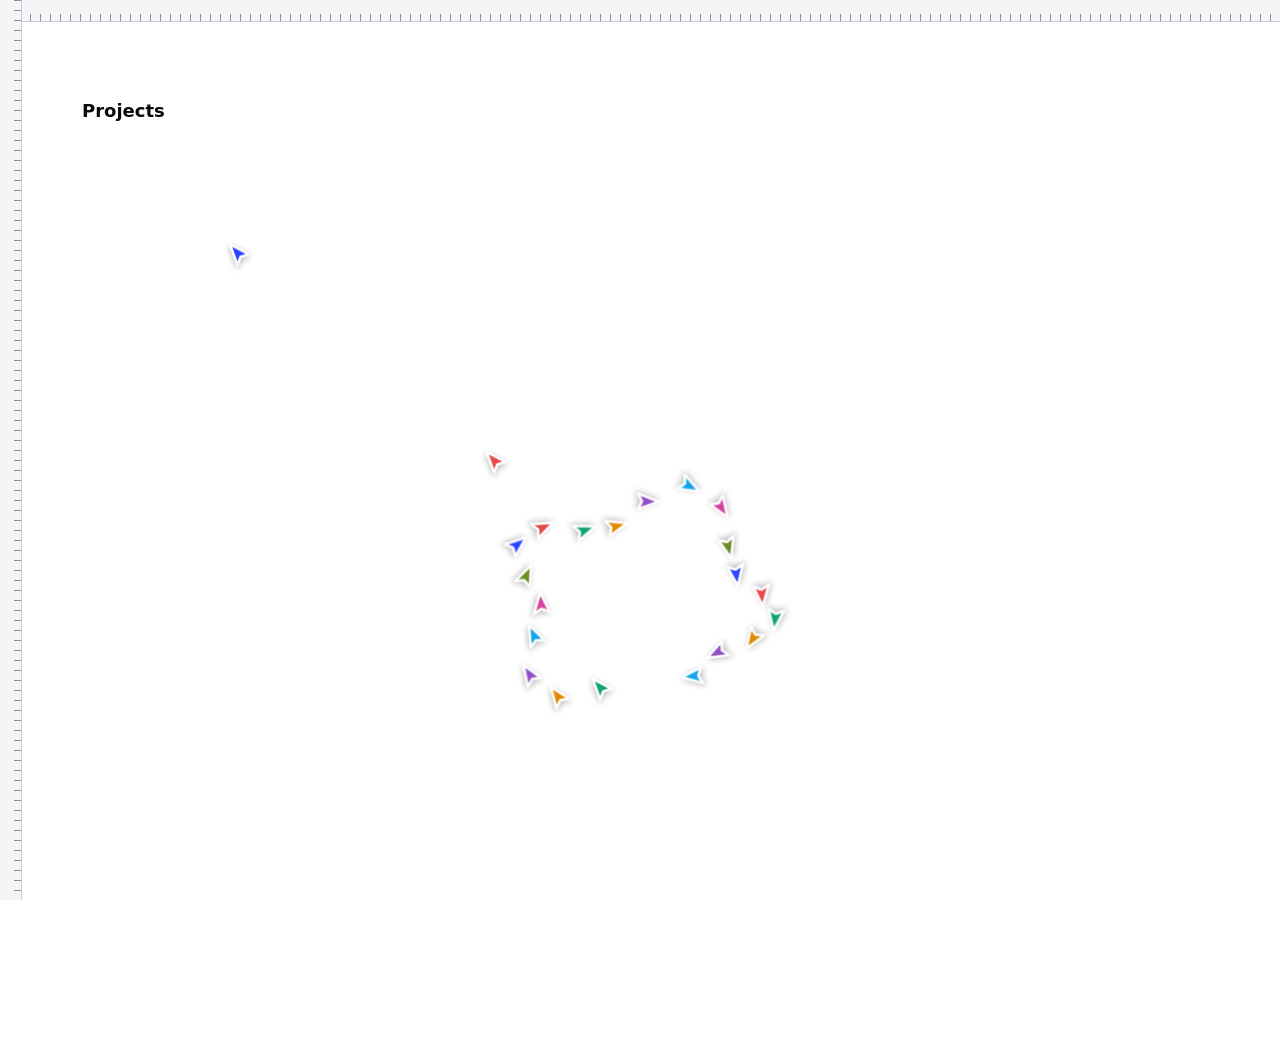
<file: projects.html>
<!doctype html>
<html lang="en">
  <head>
    <meta charset="UTF-8" />
    <meta name="viewport" content="width=device-width, initial-scale=1.0" />
    <meta
      name="google-site-verification"
      content="rcSmArxq0PK2xVO9bQzBRltyihGvbyBAPQJlb_asiMA"
    />
    <script
      async
      src="https://www.googletagmanager.com/gtag/js?id=G-1K4VTWJBCJ"
    ></script>
    <script>
      window.dataLayer = window.dataLayer || [];
      function gtag() {
        dataLayer.push(arguments);
      }
      gtag("js", new Date());

      gtag("config", "G-1K4VTWJBCJ");
    </script>
    <title>Projects | Prem Kumar Rajbhar - Software Developer Portfolio</title>

    <meta
    name="description"
    content="Explore software development projects by Prem Kumar Rajbhar, featuring responsive web applications, frontend interfaces, UI development, Markdown learning platforms, QR code generators, and practical digital solutions."
  />

  <meta
    name="keywords"
    content="Prem Kumar Rajbhar Projects, Software Developer Portfolio, Frontend Developer Portfolio, Software Development Projects, HTML5, CSS3, JavaScript, Bootstrap, Sass, jQuery, Responsive Web Development, UI Development, Web Applications, Mobile Application Development, Flutter, Dart, Open Source, Fumiki, HayamiQR, Markdown Learning Platform, QR Code Generator"
  />

    <meta property="og:type" content="website" />

    <meta
      property="og:url"
      content="https://premkrrajbhar.github.io/prem_kumar_rajbhar/projects.html"
    />

    <meta
      property="og:title"
      content="Projects | Prem Kumar Rajbhar | Software Developer Portfolio"
    />

     <meta
    property="og:description"
    content="Explore software development projects by Prem Kumar Rajbhar, including responsive web applications, frontend solutions, Fumiki, HayamiQR, and practical digital experiences."
  />


    <meta
      property="og:image"
      content="https://premkrrajbhar.github.io/prem_kumar_rajbhar/assets/images/prem_kumar_rajbhar_profile_picture.webp"
    />

    <meta property="og:site_name" content="Prem Kumar Rajbhar Portfolio" />

    <meta name="twitter:card" content="summary_large_image" />

    <meta
      name="twitter:title"
      content="Projects | Prem Kumar Rajbhar | Software Developer Portfolio"
    />

    <meta
    name="twitter:description"
    content="Browse software development projects, responsive web applications, frontend interfaces, and practical solutions, including Fumiki and HayamiQR."
  />

    <meta
      name="twitter:image"
      content="https://premkrrajbhar.github.io/prem_kumar_rajbhar/assets/images/prem_kumar_rajbhar_profile_picture.webp"
    />

    <link
      rel="canonical"
      href="https://premkrrajbhar.github.io/prem_kumar_rajbhar/projects.html"
    />

    <meta name="robots" content="index, follow" />
    <meta name="author" content="Prem Kumar Rajbhar" />
    <meta name="publisher" content="Prem Kumar Rajbhar" />
    <link
      rel="shortcut icon"
      href="assets/favicon/prem_kumar_rajbhar_favicon.ico"
      type="image/x-icon"
    />
    <link rel="stylesheet" href="styles/bootstrap.min.css" />

    <link rel="stylesheet" href="styles/common.css" />
    <link rel="stylesheet" href="styles/projects.css" />
    <link rel="stylesheet" href="styles/aos.css" />

    <script type="application/ld+json">
    {
      "@context": "https://schema.org",
      "@graph": [
        {
          "@type": "CollectionPage",
          "@id": "https://premkrrajbhar.github.io/prem_kumar_rajbhar/projects.html#page",
          "url": "https://premkrrajbhar.github.io/prem_kumar_rajbhar/projects.html",
          "name": "Projects | Prem Kumar Rajbhar",
          "description": "A collection of software development projects showcasing responsive web applications, frontend interfaces, modern technologies, and practical digital solutions.",
          "isPartOf": {
            "@id": "https://premkrrajbhar.github.io/prem_kumar_rajbhar/#website"
          },
          "author": {
            "@id": "https://premkrrajbhar.github.io/prem_kumar_rajbhar/#person"
          }
        },
        {
          "@type": "Person",
          "@id": "https://premkrrajbhar.github.io/prem_kumar_rajbhar/#person",
          "name": "Prem Kumar Rajbhar",
          "jobTitle": "Software Developer",
          "url": "https://premkrrajbhar.github.io/prem_kumar_rajbhar/",
          "worksFor": {
            "@type": "Organization",
            "name": "Nimbus Adcom Private Limited"
          }
        },
        {
          "@type": "CreativeWork",
          "name": "Fumiki - Learn Markdown with Ease",
          "description": "A responsive web platform that helps users learn Markdown syntax through interactive lessons, examples, and practical documentation.",
          "creator": {
            "@id": "https://premkrrajbhar.github.io/prem_kumar_rajbhar/#person"
          }
        },
        {
          "@type": "SoftwareApplication",
          "name": "HayamiQR",
          "applicationCategory": "WebApplication",
          "description": "A responsive QR code generator that enables users to instantly generate and download QR codes from text and URLs.",
          "creator": {
            "@id": "https://premkrrajbhar.github.io/prem_kumar_rajbhar/#person"
          }
        }
      ]
    }
  </script>

  </head>

  <body>
    <header>
      <nav class="navbar navbar-expand-lg fixed-top">
        <div class="container">
          <a class="navbar-brand profileDetails" href="index.html">
            <img
              src="assets/images/prem_kumar_rajbhar_profile_picture.webp"
              style="height: 40px"
              class="img-fluid"
              alt="Prem kumar rajbhar profile picture"
            />
            Prem Kumar Rajbhar
          </a>

          <button
            class="btn menu-toggle d-block d-lg-none"
            type="button"
            data-bs-toggle="offcanvas"
            data-bs-target="#offcanvasExample"
            aria-controls="offcanvasExample"
          >
            <span></span>
            <span></span>
            <span></span>
          </button>

          <div class="collapse navbar-collapse" id="navbarSupportedContent">
            <ul class="navbar-nav ms-auto mb-2 mb-lg-0 navbarLinks">
              <li class="nav-item">
                <a class="nav-link" aria-current="page" href="index.html">
                  <svg
                    xmlns="http://www.w3.org/2000/svg"
                    width="22"
                    height="22"
                    viewBox="0 0 24 24"
                    fill="none"
                    stroke="currentColor"
                    stroke-width="2"
                    stroke-linecap="round"
                    stroke-linejoin="round"
                    class="lucide lucide-house"
                    aria-hidden="true"
                  >
                    <path d="M15 21v-8a1 1 0 0 0-1-1h-4a1 1 0 0 0-1 1v8"></path>
                    <path
                      d="M3 10a2 2 0 0 1 .709-1.528l7-5.999a2 2 0 0 1 2.582 0l7 5.999A2 2 0 0 1 21 10v9a2 2 0 0 1-2 2H5a2 2 0 0 1-2-2z"
                    ></path>
                  </svg>
                  Home</a
                >
              </li>
              <li class="nav-item">
                <a class="nav-link" href="skills.html">
                  <svg
                    xmlns="http://www.w3.org/2000/svg"
                    width="22"
                    height="22"
                    viewBox="0 0 24 24"
                    fill="none"
                    stroke="currentColor"
                    stroke-width="2"
                    stroke-linecap="round"
                    stroke-linejoin="round"
                    class="lucide lucide-briefcase-business"
                    aria-hidden="true"
                  >
                    <path d="M12 12h.01"></path>
                    <path d="M16 6V4a2 2 0 0 0-2-2h-4a2 2 0 0 0-2 2v2"></path>
                    <path d="M22 13a18.15 18.15 0 0 1-20 0"></path>
                    <rect width="20" height="14" x="2" y="6" rx="2"></rect>
                  </svg>
                  Skills</a
                >
              </li>
              <li class="nav-item">
                <a class="nav-link" href="projects.html">
                  <svg
                    xmlns="http://www.w3.org/2000/svg"
                    width="22"
                    height="22"
                    viewBox="0 0 24 24"
                    fill="none"
                    stroke="currentColor"
                    stroke-width="2"
                    stroke-linecap="round"
                    stroke-linejoin="round"
                    class="lucide lucide-folder-open"
                    aria-hidden="true"
                  >
                    <path
                      d="m6 14 1.5-2.9A2 2 0 0 1 9.24 10H20a2 2 0 0 1 1.94 2.5l-1.54 6a2 2 0 0 1-1.95 1.5H4a2 2 0 0 1-2-2V5a2 2 0 0 1 2-2h3.9a2 2 0 0 1 1.69.9l.81 1.2a2 2 0 0 0 1.67.9H18a2 2 0 0 1 2 2v2"
                    ></path>
                  </svg>
                  Projects
                </a>
              </li>

              <li class="nav-item">
                <a class="nav-link" href="blog.html">
                  <svg
                    xmlns="http://www.w3.org/2000/svg"
                    width="24"
                    height="24"
                    viewBox="0 0 24 24"
                    fill="none"
                    stroke="currentColor"
                    stroke-width="2"
                    stroke-linecap="round"
                    stroke-linejoin="round"
                    class="lucide lucide-notebook-text w-5 h-5 mb-0.5"
                    aria-hidden="true"
                  >
                    <path d="M2 6h4"></path>
                    <path d="M2 10h4"></path>
                    <path d="M2 14h4"></path>
                    <path d="M2 18h4"></path>
                    <rect width="16" height="20" x="4" y="2" rx="2"></rect>
                    <path d="M9.5 8h5"></path>
                    <path d="M9.5 12H16"></path>
                    <path d="M9.5 16H14"></path>
                  </svg>
                  Blog
                </a>
              </li>

              <li class="nav-item">
                <a class="nav-link" href="contact.html">
                  <svg
                    xmlns="http://www.w3.org/2000/svg"
                    width="22"
                    height="22"
                    viewBox="0 0 24 24"
                    fill="none"
                    stroke="currentColor"
                    stroke-width="2"
                    stroke-linecap="round"
                    stroke-linejoin="round"
                    class="lucide lucide-mail"
                    aria-hidden="true"
                  >
                    <path d="m22 7-8.991 5.727a2 2 0 0 1-2.009 0L2 7"></path>
                    <rect x="2" y="4" width="20" height="16" rx="2"></rect>
                  </svg>
                  Contacts
                </a>
              </li>
            </ul>
          </div>
        </div>
      </nav>

      <div
        class="offcanvas offcanvas-start"
        tabindex="-1"
        id="offcanvasExample"
        aria-labelledby="offcanvasExampleLabel"
      >
        <div
          class="offcanvas-body mobileOffCanvasCard text-start offCanvasBodyContainer"
        >
          <div class="offcanvasHeader">
            <h2 class="offcanvas-title" id="offcanvasExampleLabel">
              Announcements
            </h2>
            <p class="offcanTxt">Latest updates and project highlights</p>
          </div>

          <div class="card mb-3">
            <div class="card-body">
              <div class="cardHeaderBox">
                <div class="svgBox">
                  <svg
                    xmlns="http://www.w3.org/2000/svg"
                    width="24"
                    height="24"
                    viewBox="0 0 24 24"
                    fill="none"
                    stroke="currentColor"
                    stroke-width="2"
                    stroke-linecap="round"
                    stroke-linejoin="round"
                    class="lucide lucide-calendar-days w-5 h-5"
                    aria-hidden="true"
                  >
                    <path d="M8 2v4"></path>
                    <path d="M16 2v4"></path>
                    <rect width="18" height="18" x="3" y="4" rx="2"></rect>
                    <path d="M3 10h18"></path>
                    <path d="M8 14h.01"></path>
                    <path d="M12 14h.01"></path>
                    <path d="M16 14h.01"></path>
                    <path d="M8 18h.01"></path>
                    <path d="M12 18h.01"></path>
                    <path d="M16 18h.01"></path>
                  </svg>
                </div>
                <h3 class="card-title offcanvasCardTitle">
                  Follow the Fumiki Journey
                </h3>
              </div>
              <p class="card-text offcanvasCardTxt">
                Discover an easier way to learn Markdown with step-by-step
                tutorials, syntax references, and hands-on examples built for
                developers.
              </p>

              <a
                href="https://premkrrajbhar.github.io/fumiki/"
                class="offCanvasCtaBtn"
              >
                Learn More
                <svg
                  xmlns="http://www.w3.org/2000/svg"
                  width="24"
                  height="24"
                  viewBox="0 0 24 24"
                  fill="none"
                  stroke="currentColor"
                  stroke-width="2"
                  stroke-linecap="round"
                  stroke-linejoin="round"
                  class="lucide lucide-move-right-icon lucide-move-right"
                >
                  <path d="M18 8L22 12L18 16"></path>
                  <path d="M2 12H22"></path>
                </svg>
              </a>
            </div>
          </div>

          <div class="card">
            <div class="card-body">
              <div class="cardHeaderBox">
                <div class="svgBox">
                  <svg
                    xmlns="http://www.w3.org/2000/svg"
                    width="24"
                    height="24"
                    viewBox="0 0 24 24"
                    fill="none"
                    stroke="currentColor"
                    stroke-width="2"
                    stroke-linecap="round"
                    stroke-linejoin="round"
                    class="lucide lucide-sparkles w-5 h-5"
                    aria-hidden="true"
                  >
                    <path
                      d="M9.937 15.5A2 2 0 0 0 8.5 14.063l-6.135-1.582a.5.5 0 0 1 0-.962L8.5 9.936A2 2 0 0 0 9.937 8.5l1.582-6.135a.5.5 0 0 1 .963 0L14.063 8.5A2 2 0 0 0 15.5 9.937l6.135 1.581a.5.5 0 0 1 0 .964L15.5 14.063a2 2 0 0 0-1.437 1.437l-1.582 6.135a.5.5 0 0 1-.963 0z"
                    ></path>
                    <path d="M20 3v4"></path>
                    <path d="M22 5h-4"></path>
                    <path d="M4 17v2"></path>
                    <path d="M5 18H3"></path>
                  </svg>
                </div>
                <h3 class="card-title offcanvasCardTitle">
                  Currently Building
                </h3>
              </div>
              <p class="card-text offcanvasCardTxt">
                Exploring new ideas in software development, frontend technologies, and
mobile app development while building practical solutions that solve
real-world problems and enhance user experiences.
              </p>

              <a
                href="https://github.com/premkrrajbhar"
                class="offCanvasCtaBtn"
              >
                Learn More
                <svg
                  xmlns="http://www.w3.org/2000/svg"
                  width="24"
                  height="24"
                  viewBox="0 0 24 24"
                  fill="none"
                  stroke="currentColor"
                  stroke-width="2"
                  stroke-linecap="round"
                  stroke-linejoin="round"
                  class="lucide lucide-move-right-icon lucide-move-right"
                >
                  <path d="M18 8L22 12L18 16"></path>
                  <path d="M2 12H22"></path>
                </svg>
              </a>
            </div>
          </div>
          <div class="mobileOffCanvasCtaBox">
            <a href="https://github.com/premkrrajbhar" class="githubBtn">
              <svg
                xmlns="http://www.w3.org/2000/svg"
                width="24"
                height="24"
                viewBox="0 0 24 24"
                fill="none"
                stroke="currentColor"
                stroke-width="2"
                stroke-linecap="round"
                stroke-linejoin="round"
                class="lucide lucide-github w-6 h-6"
                aria-hidden="true"
              >
                <path
                  d="M15 22v-4a4.8 4.8 0 0 0-1-3.5c3 0 6-2 6-5.5.08-1.25-.27-2.48-1-3.5.28-1.15.28-2.35 0-3.5 0 0-1 0-3 1.5-2.64-.5-5.36-.5-8 0C6 2 5 2 5 2c-.3 1.15-.3 2.35 0 3.5A5.403 5.403 0 0 0 4 9c0 3.5 3 5.5 6 5.5-.39.49-.68 1.05-.85 1.65-.17.6-.22 1.23-.15 1.85v4"
                ></path>
                <path d="M9 18c-4.51 2-5-2-7-2"></path>
              </svg>
              Visit Github
            </a>
            <div class="mobileCta">
              <a
                href="assets/resume/prem_kumar_rajbhar.pdf"
                download=""
                class="resumeBtn"
              >
                <svg
                  xmlns="http://www.w3.org/2000/svg"
                  width="18"
                  height="18"
                  viewBox="0 0 24 24"
                  fill="none"
                  stroke="currentColor"
                  stroke-width="2"
                  stroke-linecap="round"
                  stroke-linejoin="round"
                  class="lucide lucide-download-icon lucide-download"
                >
                  <path d="M12 15V3"></path>
                  <path d="M21 15v4a2 2 0 0 1-2 2H5a2 2 0 0 1-2-2v-4"></path>
                  <path d="m7 10 5 5 5-5"></path>
                </svg>
                Download Resume
              </a>

              <a href="mailto:premkumarrajbhar22@gmail.com" class="contactBtn">
                <svg
                  xmlns="http://www.w3.org/2000/svg"
                  width="18"
                  height="18"
                  viewBox="0 0 24 24"
                  fill="none"
                  stroke="currentColor"
                  stroke-width="2"
                  stroke-linecap="round"
                  stroke-linejoin="round"
                  class="lucide lucide-mail-icon lucide-mail"
                >
                  <path d="m22 7-8.991 5.727a2 2 0 0 1-2.009 0L2 7"></path>
                  <rect x="2" y="4" width="20" height="16" rx="2"></rect>
                </svg>
                Contact Me
              </a>
            </div>
          </div>
        </div>
      </div>
    </header>

    <main>
      <section id="projectSection" class="projectSec">
        <div class="container">
          <h1 data-aos="fade-up" data-aos-duration="1400">Projects</h1>
          <p class="projectsecTxt" data-aos="fade-up" data-aos-duration="1400">
            A collection of projects showcasing my skills, creativity, and
            practical experience.
          </p>

          <div class="row">
            <div class="col-12 col-md-4">
              <div class="card" data-aos="fade-up" data-aos-duration="1400">
                <div class="projectImgBox">
                  <img
                    src="assets/images/fumiki_website.webp"
                    class="card-img-top img-fluid"
                    alt="Fumiki website to learn markdown syntax"
                  />
                </div>
                <div class="card-body">
                  <h3 class="card-title projectTit">
                    Fumiki - Learn Markdown with Ease
                  </h3>
                  <p class="card-text projectDesc">
                    Learn Markdown syntax with guided lessons.
                  </p>

                  <div class="projectBtnBox">
                    <a href="https://github.com/premkrrajbhar/fumiki">
                      <svg
                        xmlns="http://www.w3.org/2000/svg"
                        width="24"
                        height="24"
                        viewBox="0 0 24 24"
                        fill="none"
                        stroke="currentColor"
                        stroke-width="2"
                        stroke-linecap="round"
                        stroke-linejoin="round"
                        class="lucide lucide-github h-5 w-5 hover:text-zinc-800 dark:hover:text-zinc-100 transition"
                        aria-hidden="true"
                      >
                        <path
                          d="M15 22v-4a4.8 4.8 0 0 0-1-3.5c3 0 6-2 6-5.5.08-1.25-.27-2.48-1-3.5.28-1.15.28-2.35 0-3.5 0 0-1 0-3 1.5-2.64-.5-5.36-.5-8 0C6 2 5 2 5 2c-.3 1.15-.3 2.35 0 3.5A5.403 5.403 0 0 0 4 9c0 3.5 3 5.5 6 5.5-.39.49-.68 1.05-.85 1.65-.17.6-.22 1.23-.15 1.85v4"
                        ></path>
                        <path d="M9 18c-4.51 2-5-2-7-2"></path>
                      </svg>
                      Code
                    </a>

                    <a href="https://premkrrajbhar.github.io/fumiki">
                      <svg
                        xmlns="http://www.w3.org/2000/svg"
                        width="24"
                        height="24"
                        viewBox="0 0 24 24"
                        fill="none"
                        stroke="currentColor"
                        stroke-width="2"
                        stroke-linecap="round"
                        stroke-linejoin="round"
                        class="lucide lucide-external-link w-4 h-4 mr-2"
                        aria-hidden="true"
                      >
                        <path d="M15 3h6v6"></path>
                        <path d="M10 14 21 3"></path>
                        <path
                          d="M18 13v6a2 2 0 0 1-2 2H5a2 2 0 0 1-2-2V8a2 2 0 0 1 2-2h6"
                        ></path>
                      </svg>
                      Live Demo
                    </a>
                  </div>
                </div>
              </div>
            </div>
            <div class="col-12 col-md-4">
              <div
                class="card mb-5 mb-md-0"
                data-aos="fade-up"
                data-aos-duration="1400"
              >
                <div class="projectImgBox">
                  <img
                    src="assets/images/hayamiqr_website.webp"
                    class="card-img-top img-fluid"
                    alt="Hayami QR a QR Code generator website"
                  />
                </div>
                <div class="card-body">
                  <h3 class="card-title projectTit">
                    HayamiQR - Generate QR codes instantly
                  </h3>
                  <p class="card-text projectDesc">
                    Create and download QR codes with ease.
                  </p>

                  <div class="projectBtnBox">
                    <a href="https://github.com/premkrrajbhar/HayamiQR">
                      <svg
                        xmlns="http://www.w3.org/2000/svg"
                        width="24"
                        height="24"
                        viewBox="0 0 24 24"
                        fill="none"
                        stroke="currentColor"
                        stroke-width="2"
                        stroke-linecap="round"
                        stroke-linejoin="round"
                        class="lucide lucide-github h-5 w-5 hover:text-zinc-800 dark:hover:text-zinc-100 transition"
                        aria-hidden="true"
                      >
                        <path
                          d="M15 22v-4a4.8 4.8 0 0 0-1-3.5c3 0 6-2 6-5.5.08-1.25-.27-2.48-1-3.5.28-1.15.28-2.35 0-3.5 0 0-1 0-3 1.5-2.64-.5-5.36-.5-8 0C6 2 5 2 5 2c-.3 1.15-.3 2.35 0 3.5A5.403 5.403 0 0 0 4 9c0 3.5 3 5.5 6 5.5-.39.49-.68 1.05-.85 1.65-.17.6-.22 1.23-.15 1.85v4"
                        ></path>
                        <path d="M9 18c-4.51 2-5-2-7-2"></path>
                      </svg>
                      Code
                    </a>

                    <a href="https://premkrrajbhar.github.io/HayamiQR/">
                      <svg
                        xmlns="http://www.w3.org/2000/svg"
                        width="24"
                        height="24"
                        viewBox="0 0 24 24"
                        fill="none"
                        stroke="currentColor"
                        stroke-width="2"
                        stroke-linecap="round"
                        stroke-linejoin="round"
                        class="lucide lucide-external-link w-4 h-4 mr-2"
                        aria-hidden="true"
                      >
                        <path d="M15 3h6v6"></path>
                        <path d="M10 14 21 3"></path>
                        <path
                          d="M18 13v6a2 2 0 0 1-2 2H5a2 2 0 0 1-2-2V8a2 2 0 0 1 2-2h6"
                        ></path>
                      </svg>
                      Live Demo
                    </a>
                  </div>
                </div>
              </div>
            </div>
          </div>
        </div>
      </section>

      <section class="stickyFooter fixed-bottom d-block d-md-none">
        <div class="container">
          <div class="row">
            <div class="stickyFooterBox">
              <ul>
                <li>
                  <a href="index.html">
                    <svg
                      xmlns="http://www.w3.org/2000/svg"
                      width="22"
                      height="22"
                      viewBox="0 0 24 24"
                      fill="none"
                      stroke="currentColor"
                      stroke-width="2"
                      stroke-linecap="round"
                      stroke-linejoin="round"
                      class="lucide lucide-house"
                      aria-hidden="true"
                    >
                      <path
                        d="M15 21v-8a1 1 0 0 0-1-1h-4a1 1 0 0 0-1 1v8"
                      ></path>
                      <path
                        d="M3 10a2 2 0 0 1 .709-1.528l7-5.999a2 2 0 0 1 2.582 0l7 5.999A2 2 0 0 1 21 10v9a2 2 0 0 1-2 2H5a2 2 0 0 1-2-2z"
                      ></path>
                    </svg>
                    Home
                  </a>
                </li>

                <li>
                  <a href="skills.html">
                    <svg
                      xmlns="http://www.w3.org/2000/svg"
                      width="22"
                      height="22"
                      viewBox="0 0 24 24"
                      fill="none"
                      stroke="currentColor"
                      stroke-width="2"
                      stroke-linecap="round"
                      stroke-linejoin="round"
                      class="lucide lucide-briefcase-business"
                      aria-hidden="true"
                    >
                      <path d="M12 12h.01"></path>
                      <path d="M16 6V4a2 2 0 0 0-2-2h-4a2 2 0 0 0-2 2v2"></path>
                      <path d="M22 13a18.15 18.15 0 0 1-20 0"></path>
                      <rect width="20" height="14" x="2" y="6" rx="2"></rect>
                    </svg>
                    Skills
                  </a>
                </li>

                <li>
                  <a href="projects.html">
                    <svg
                      xmlns="http://www.w3.org/2000/svg"
                      width="22"
                      height="22"
                      viewBox="0 0 24 24"
                      fill="none"
                      stroke="currentColor"
                      stroke-width="2"
                      stroke-linecap="round"
                      stroke-linejoin="round"
                      class="lucide lucide-folder-open"
                      aria-hidden="true"
                    >
                      <path
                        d="m6 14 1.5-2.9A2 2 0 0 1 9.24 10H20a2 2 0 0 1 1.94 2.5l-1.54 6a2 2 0 0 1-1.95 1.5H4a2 2 0 0 1-2-2V5a2 2 0 0 1 2-2h3.9a2 2 0 0 1 1.69.9l.81 1.2a2 2 0 0 0 1.67.9H18a2 2 0 0 1 2 2v2"
                      ></path>
                    </svg>
                    Projects
                  </a>
                </li>

                <li>
                  <a href="blog.html">
                    <svg
                      xmlns="http://www.w3.org/2000/svg"
                      width="24"
                      height="24"
                      viewBox="0 0 24 24"
                      fill="none"
                      stroke="currentColor"
                      stroke-width="2"
                      stroke-linecap="round"
                      stroke-linejoin="round"
                      class="lucide lucide-notebook-text w-5 h-5 mb-0.5"
                      aria-hidden="true"
                    >
                      <path d="M2 6h4"></path>
                      <path d="M2 10h4"></path>
                      <path d="M2 14h4"></path>
                      <path d="M2 18h4"></path>
                      <rect width="16" height="20" x="4" y="2" rx="2"></rect>
                      <path d="M9.5 8h5"></path>
                      <path d="M9.5 12H16"></path>
                      <path d="M9.5 16H14"></path>
                    </svg>
                    Blog
                  </a>
                </li>

                <li>
                  <a href="contact.html">
                    <svg
                      xmlns="http://www.w3.org/2000/svg"
                      width="22"
                      height="22"
                      viewBox="0 0 24 24"
                      fill="none"
                      stroke="currentColor"
                      stroke-width="2"
                      stroke-linecap="round"
                      stroke-linejoin="round"
                      class="lucide lucide-mail"
                      aria-hidden="true"
                    >
                      <path d="m22 7-8.991 5.727a2 2 0 0 1-2.009 0L2 7"></path>
                      <rect x="2" y="4" width="20" height="16" rx="2"></rect>
                    </svg>
                    Contact
                  </a>
                </li>
              </ul>
            </div>
          </div>
        </div>
      </section>
    </main>

    <footer>
      <div class="container">
        <div class="row">
          <div class="col-12 col-md-3 footerIntro">
            <h2>Prem Kumar Rajbhar</h2>
            <p>
              Software Developer building modern <br class="d-block d-md-none" /> web and mobile experiences
            </p>
            <ul class="footerSocialIcons">
              <li>
                <a href="https://github.com/premkrrajbhar">
                  <svg
                    xmlns="http://www.w3.org/2000/svg"
                    width="24"
                    height="24"
                    viewBox="0 0 24 24"
                    fill="none"
                    stroke="currentColor"
                    stroke-width="2"
                    stroke-linecap="round"
                    stroke-linejoin="round"
                    class="lucide lucide-github w-6 h-6"
                    aria-hidden="true"
                  >
                    <path
                      d="M15 22v-4a4.8 4.8 0 0 0-1-3.5c3 0 6-2 6-5.5.08-1.25-.27-2.48-1-3.5.28-1.15.28-2.35 0-3.5 0 0-1 0-3 1.5-2.64-.5-5.36-.5-8 0C6 2 5 2 5 2c-.3 1.15-.3 2.35 0 3.5A5.403 5.403 0 0 0 4 9c0 3.5 3 5.5 6 5.5-.39.49-.68 1.05-.85 1.65-.17.6-.22 1.23-.15 1.85v4"
                    ></path>
                    <path d="M9 18c-4.51 2-5-2-7-2"></path>
                  </svg>
                </a>
              </li>

              <li>
                <a href="https://www.linkedin.com/in/premkrrajbhar/">
                  <svg
                    xmlns="http://www.w3.org/2000/svg"
                    width="24"
                    height="24"
                    viewBox="0 0 24 24"
                    fill="none"
                    stroke="currentColor"
                    stroke-width="2"
                    stroke-linecap="round"
                    stroke-linejoin="round"
                    class="lucide lucide-linkedin w-6 h-6"
                    aria-hidden="true"
                  >
                    <path
                      d="M16 8a6 6 0 0 1 6 6v7h-4v-7a2 2 0 0 0-2-2 2 2 0 0 0-2 2v7h-4v-7a6 6 0 0 1 6-6z"
                    ></path>
                    <rect width="4" height="12" x="2" y="9"></rect>
                    <circle cx="4" cy="4" r="2"></circle>
                  </svg>
                </a>
              </li>

              <li>
                <a href="mailto:premkumarrajbhar22@gmail.com">
                  <svg
                    xmlns="http://www.w3.org/2000/svg"
                    width="24"
                    height="24"
                    viewBox="0 0 24 24"
                    fill="none"
                    stroke="currentColor"
                    stroke-width="2"
                    stroke-linecap="round"
                    stroke-linejoin="round"
                    class="lucide lucide-mail w-6 h-6"
                    aria-hidden="true"
                  >
                    <path d="m22 7-8.991 5.727a2 2 0 0 1-2.009 0L2 7"></path>
                    <rect x="2" y="4" width="20" height="16" rx="2"></rect>
                  </svg>
                </a>
              </li>
            </ul>
          </div>
          <div class="col-12 col-md-3">
            <h4>Explore</h4>
            <ul class="footerLinks">
              <li>
                <a href="index.html">Home</a>
              </li>
              <li>
                <a href="skills.html">Skills</a>
              </li>
              <li>
                <a href="projects.html">Projects</a>
              </li>
              <li>
                <a href="contact.html">Contact</a>
              </li>
            </ul>
          </div>
          <div class="col-12 col-md-3">
            <h4>Discover More</h4>
            <ul class="footerLinks">
              <li>
                <a href="skills.html#workExperience">Experience</a>
              </li>
              <li>
                <a href="skills.html#academicBackground">Education</a>
              </li>
              <li>
                <a href="skills.html#certifications">Certifications</a>
              </li>
            </ul>
          </div>
          <div class="col-12 col-md-3">
            <h4>Let's Connect</h4>
            <ul class="footerLinks">
              <li>
                <a href="assets/resume/prem_kumar_rajbhar.pdf" download
                  >Download Resume</a
                >
              </li>
            </ul>
          </div>
        </div>

        <hr />

        <div class="footerBottom">
          <div class="leftTxt">
            <ul>
              <li>
                <p>&copy; 2026 Prem Kumar Rajbhar. All rights reserved</p>
              </li>
              <li>
                <a href="#">
                  <svg
                    xmlns="http://www.w3.org/2000/svg"
                    width="24"
                    height="24"
                    viewBox="0 0 24 24"
                    fill="none"
                    stroke="currentColor"
                    stroke-width="2"
                    stroke-linecap="round"
                    stroke-linejoin="round"
                    class="lucide lucide-mail w-6 h-6"
                    aria-hidden="true"
                  >
                    <path d="m22 7-8.991 5.727a2 2 0 0 1-2.009 0L2 7"></path>
                    <rect x="2" y="4" width="20" height="16" rx="2"></rect>
                  </svg>
                  premkumarrajbhar22@gmail.com
                </a>
              </li>

              <li>
                <a href="#">
                  <svg
                    xmlns="http://www.w3.org/2000/svg"
                    width="14"
                    height="14"
                    viewBox="0 0 24 24"
                    fill="none"
                    stroke="currentColor"
                    stroke-width="2"
                    stroke-linecap="round"
                    stroke-linejoin="round"
                    class="lucide lucide-phone"
                    aria-hidden="true"
                  >
                    <path
                      d="M13.832 16.568a1 1 0 0 0 1.213-.303l.355-.465A2 2 0 0 1 17 15h3a2 2 0 0 1 2 2v3a2 2 0 0 1-2 2A18 18 0 0 1 2 4a2 2 0 0 1 2-2h3a2 2 0 0 1 2 2v3a2 2 0 0 1-.8 1.6l-.468.351a1 1 0 0 0-.292 1.233 14 14 0 0 0 6.392 6.384"
                    ></path>
                  </svg>
                  +91 9310472323
                </a>
              </li>
            </ul>
          </div>

          <div class="rightTxt d-none d-md-block">
            <ul>
              <li>Code • Build • Innovate</li>
            </ul>
          </div>
        </div>
      </div>
    </footer>

    <script src="scripts/bootstrap.bundle.min.js"></script>
    <script src="scripts/aos.js"></script>
    <script src="scripts/main.js"></script>
    <script src="scripts/swarm.js" data-store="session"></script>

  </body>
</html>
</file>
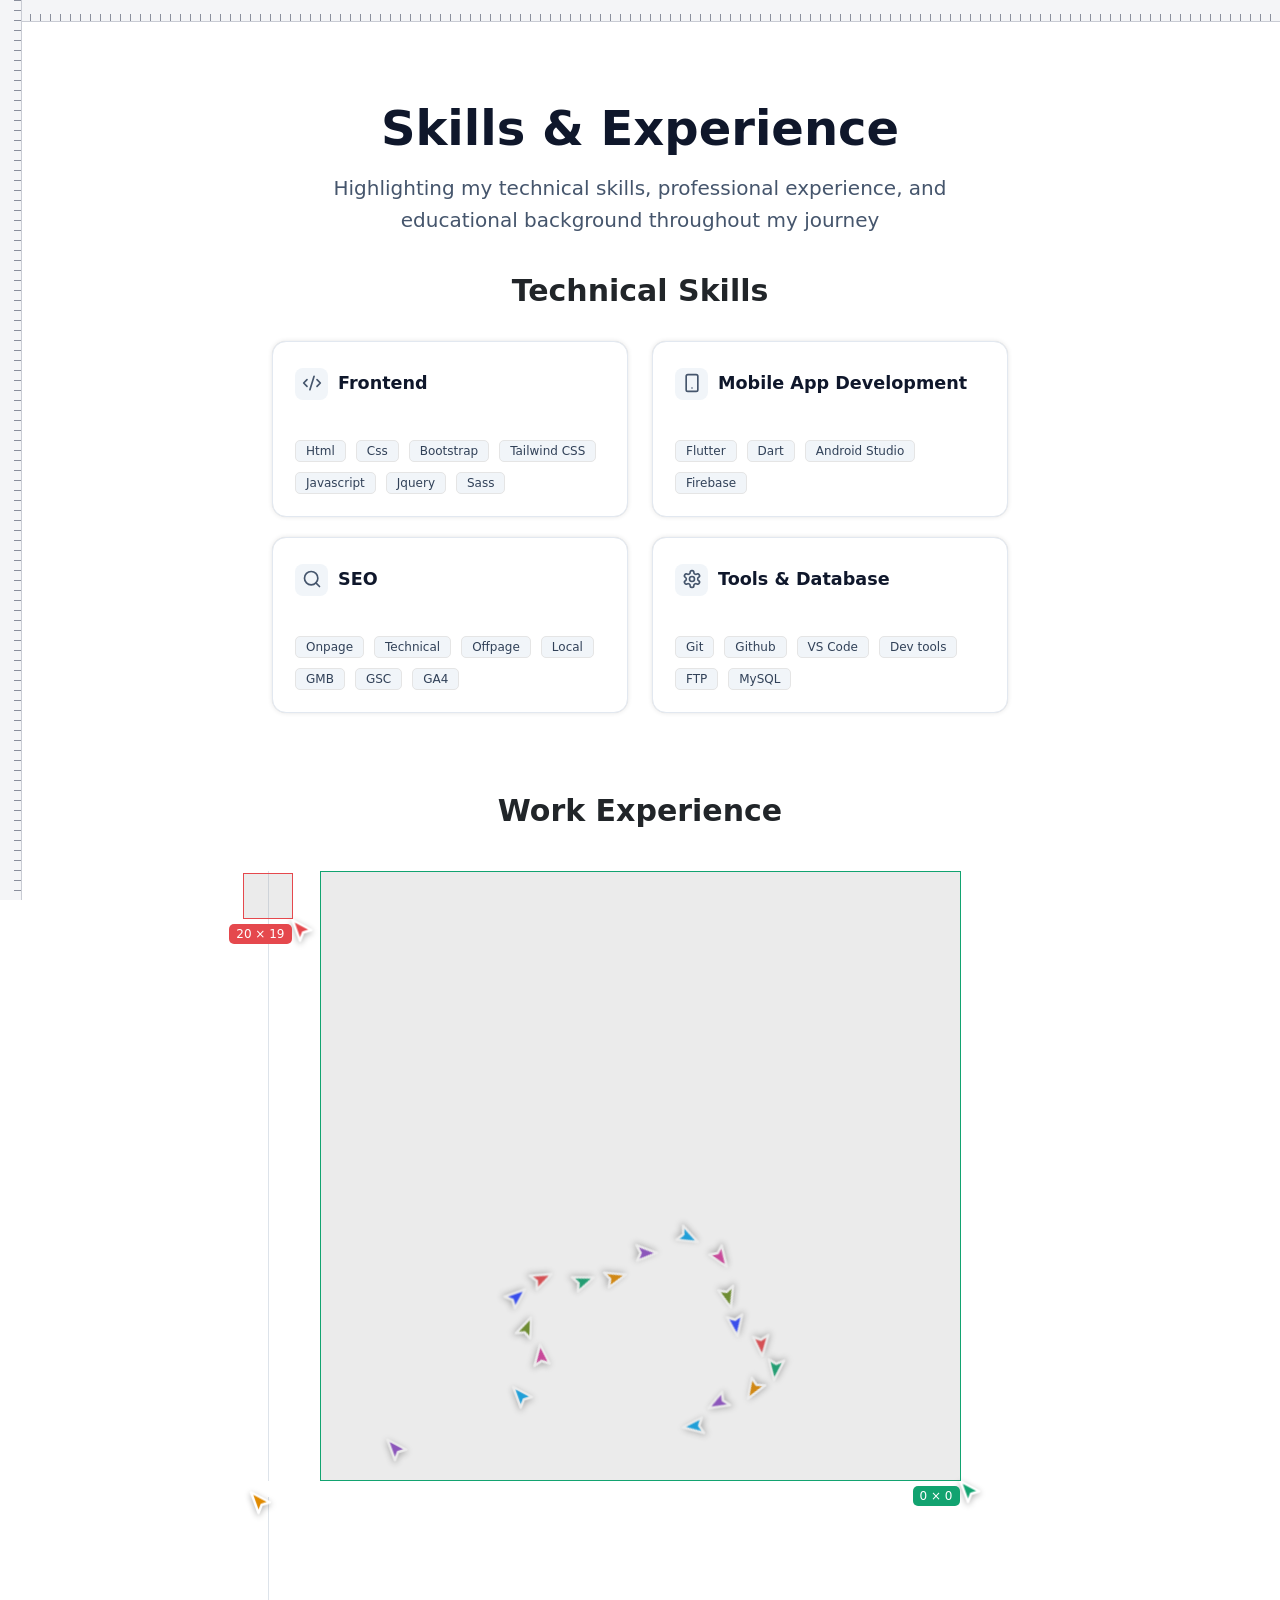
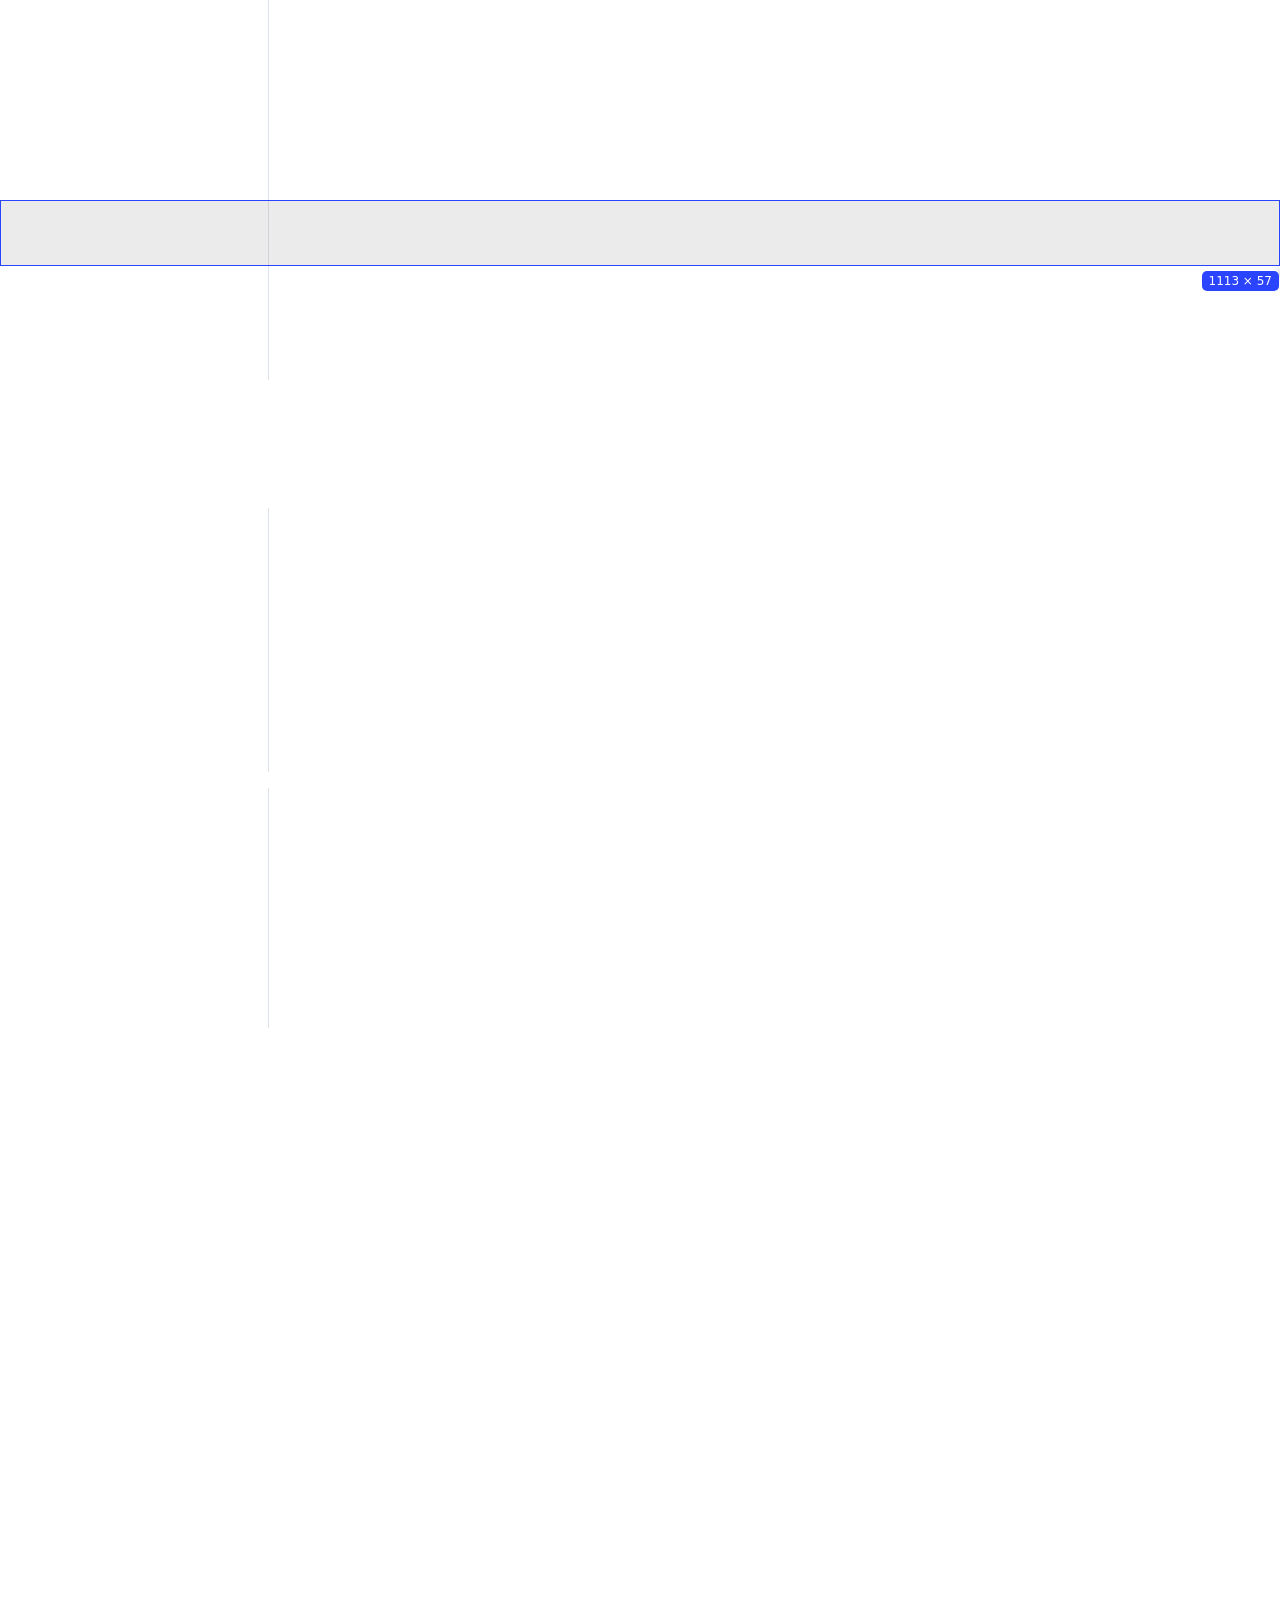
<file: skills.html>
<!doctype html>
<html lang="en">

<head>
  <meta charset="UTF-8" />
  <meta name="viewport" content="width=device-width, initial-scale=1.0" />
  <meta name="google-site-verification" content="rcSmArxq0PK2xVO9bQzBRltyihGvbyBAPQJlb_asiMA" />
  <script async src="https://www.googletagmanager.com/gtag/js?id=G-1K4VTWJBCJ"></script>
  <script>
    window.dataLayer = window.dataLayer || [];
    function gtag() {
      dataLayer.push(arguments);
    }
    gtag("js", new Date());

    gtag("config", "G-1K4VTWJBCJ");
  </script>
  <title>Skills & Experience | Prem Kumar Rajbhar - Software Developer</title>

  <meta name="description"
    content="Explore the technical skills, professional experience, certifications, and educational background of Prem Kumar Rajbhar, a Software Developer focused on frontend and mobile application development using modern web technologies, Flutter, and Dart." />

  <meta name="keywords"
    content="Prem Kumar Rajbhar, Software Developer, Frontend Developer, Mobile App Developer, Frontend Development, Mobile Application Development, HTML5, CSS3, Sass, Bootstrap, Tailwind CSS, JavaScript, jQuery, Flutter, Dart, MySQL, Git, GitHub, Responsive Web Design, UI Development, Web Development, Android App Development, SEO, Technical SEO, On-Page SEO, Off-Page SEO, Local SEO, Google Analytics, Google Search Console, Adobe Photoshop, Software Development Skills, Developer Portfolio" />

  <meta property="og:type" content="website" />

  <meta property="og:url" content="https://premkrrajbhar.github.io/prem_kumar_rajbhar/skills.html" />

  <meta property="og:title" content="Skills & Experience | Prem Kumar Rajbhar | Software Developer" />

  <meta property="og:description"
    content="Explore my technical skills, professional experience, certifications, and educational background in frontend development, mobile app development, Flutter, Dart, and modern web technologies." />


  <meta property="og:image"
    content="https://premkrrajbhar.github.io/prem_kumar_rajbhar/assets/images/prem_kumar_rajbhar_profile_picture.webp" />

  <meta property="og:site_name" content="Prem Kumar Rajbhar Portfolio" />

  <meta name="twitter:card" content="summary_large_image" />

  <meta name="twitter:title" content="Skills & Experience | Prem Kumar Rajbhar | Software Developer""
    />

    <meta
    name=" twitter:description"
    content="Explore my skills and experience in frontend development, mobile application development, Flutter, Dart, and modern web technologies." />

  <meta name="twitter:image"
    content="https://premkrrajbhar.github.io/prem_kumar_rajbhar/assets/images/prem_kumar_rajbhar_profile_picture.webp" />

  <link rel="canonical" href="https://premkrrajbhar.github.io/prem_kumar_rajbhar/skills.html" />

  <meta name="robots" content="index, follow" />
  <meta name="author" content="Prem Kumar Rajbhar" />
  <meta name="publisher" content="Prem Kumar Rajbhar" />
  <link rel="shortcut icon" href="assets/favicon/prem_kumar_rajbhar_favicon.ico" type="image/x-icon" />
  <link rel="stylesheet" href="styles/bootstrap.min.css" />

  <link rel="stylesheet" href="styles/common.css" />
  <link rel="stylesheet" href="styles/skills.css" />
  <link rel="stylesheet" href="styles/aos.css" />

  <script type="application/ld+json">
    {
      "@context": "https://schema.org",
      "@type": "ProfilePage",
      "name": "Skills & Experience | Prem Kumar Rajbhar",
      "url": "https://premkrrajbhar.github.io/prem_kumar_rajbhar/skills.html",
      "description": "Technical skills, professional experience, certifications, and educational background of Prem Kumar Rajbhar, a Software Developer focused on frontend and mobile application development.",
      "mainEntity": {
        "@type": "Person",
        "name": "Prem Kumar Rajbhar",
        "jobTitle": "Software Developer",
        "url": "https://premkrrajbhar.github.io/prem_kumar_rajbhar/",
        "worksFor": {
          "@type": "Organization",
          "name": "Nimbus Adcom Private Limited"
        },
        "alumniOf": {
          "@type": "CollegeOrUniversity",
          "name": "Delhi University"
        },
        "knowsAbout": [
          "Software Development",
          "Frontend Development",
          "Mobile Application Development",
          "HTML5",
          "CSS3",
          "Sass",
          "Bootstrap",
          "Tailwind CSS",
          "JavaScript",
          "jQuery",
          "Flutter",
          "Dart",
          "MySQL",
          "Git",
          "GitHub",
          "Responsive Web Design",
          "UI Development",
          "Web Accessibility",
          "Performance Optimization",
          "SEO",
          "Technical SEO",
          "On-Page SEO",
          "Off-Page SEO",
          "Local SEO",
          "Google Analytics",
          "Google Search Console",
          "Adobe Photoshop",
          "Markdown",
        ]
      }
    }
  </script>
</head>

<body>
  <header>
    <nav class="navbar navbar-expand-lg fixed-top">
      <div class="container">
        <a class="navbar-brand profileDetails" href="index.html">
          <img src="assets/images/prem_kumar_rajbhar_profile_picture.webp" style="height: 40px" class="img-fluid"
            alt="Prem kumar rajbhar profile picture" />
          Prem Kumar Rajbhar
        </a>

        <button class="btn menu-toggle d-block d-lg-none" type="button" data-bs-toggle="offcanvas"
          data-bs-target="#offcanvasExample" aria-controls="offcanvasExample">
          <span></span>
          <span></span>
          <span></span>
        </button>

        <div class="collapse navbar-collapse" id="navbarSupportedContent">
          <ul class="navbar-nav ms-auto mb-2 mb-lg-0 navbarLinks">
            <li class="nav-item">
              <a class="nav-link" aria-current="page" href="index.html">
                <svg xmlns="http://www.w3.org/2000/svg" width="22" height="22" viewBox="0 0 24 24" fill="none"
                  stroke="currentColor" stroke-width="2" stroke-linecap="round" stroke-linejoin="round"
                  class="lucide lucide-house" aria-hidden="true">
                  <path d="M15 21v-8a1 1 0 0 0-1-1h-4a1 1 0 0 0-1 1v8"></path>
                  <path
                    d="M3 10a2 2 0 0 1 .709-1.528l7-5.999a2 2 0 0 1 2.582 0l7 5.999A2 2 0 0 1 21 10v9a2 2 0 0 1-2 2H5a2 2 0 0 1-2-2z">
                  </path>
                </svg>
                Home</a>
            </li>
            <li class="nav-item">
              <a class="nav-link" href="skills.html">
                <svg xmlns="http://www.w3.org/2000/svg" width="22" height="22" viewBox="0 0 24 24" fill="none"
                  stroke="currentColor" stroke-width="2" stroke-linecap="round" stroke-linejoin="round"
                  class="lucide lucide-briefcase-business" aria-hidden="true">
                  <path d="M12 12h.01"></path>
                  <path d="M16 6V4a2 2 0 0 0-2-2h-4a2 2 0 0 0-2 2v2"></path>
                  <path d="M22 13a18.15 18.15 0 0 1-20 0"></path>
                  <rect width="20" height="14" x="2" y="6" rx="2"></rect>
                </svg>
                Skills</a>
            </li>
            <li class="nav-item">
              <a class="nav-link" href="projects.html">
                <svg xmlns="http://www.w3.org/2000/svg" width="22" height="22" viewBox="0 0 24 24" fill="none"
                  stroke="currentColor" stroke-width="2" stroke-linecap="round" stroke-linejoin="round"
                  class="lucide lucide-folder-open" aria-hidden="true">
                  <path
                    d="m6 14 1.5-2.9A2 2 0 0 1 9.24 10H20a2 2 0 0 1 1.94 2.5l-1.54 6a2 2 0 0 1-1.95 1.5H4a2 2 0 0 1-2-2V5a2 2 0 0 1 2-2h3.9a2 2 0 0 1 1.69.9l.81 1.2a2 2 0 0 0 1.67.9H18a2 2 0 0 1 2 2v2">
                  </path>
                </svg>
                Projects
              </a>
            </li>

            <li class="nav-item">
              <a class="nav-link" href="blog.html">
                <svg xmlns="http://www.w3.org/2000/svg" width="24" height="24" viewBox="0 0 24 24" fill="none"
                  stroke="currentColor" stroke-width="2" stroke-linecap="round" stroke-linejoin="round"
                  class="lucide lucide-notebook-text w-5 h-5 mb-0.5" aria-hidden="true">
                  <path d="M2 6h4"></path>
                  <path d="M2 10h4"></path>
                  <path d="M2 14h4"></path>
                  <path d="M2 18h4"></path>
                  <rect width="16" height="20" x="4" y="2" rx="2"></rect>
                  <path d="M9.5 8h5"></path>
                  <path d="M9.5 12H16"></path>
                  <path d="M9.5 16H14"></path>
                </svg>
                Blog
              </a>
            </li>

            <li class="nav-item">
              <a class="nav-link" href="contact.html">
                <svg xmlns="http://www.w3.org/2000/svg" width="22" height="22" viewBox="0 0 24 24" fill="none"
                  stroke="currentColor" stroke-width="2" stroke-linecap="round" stroke-linejoin="round"
                  class="lucide lucide-mail" aria-hidden="true">
                  <path d="m22 7-8.991 5.727a2 2 0 0 1-2.009 0L2 7"></path>
                  <rect x="2" y="4" width="20" height="16" rx="2"></rect>
                </svg>
                Contacts
              </a>
            </li>
          </ul>
        </div>
      </div>
    </nav>

    <div class="offcanvas offcanvas-start" tabindex="-1" id="offcanvasExample" aria-labelledby="offcanvasExampleLabel">
      <div class="offcanvas-body mobileOffCanvasCard text-start offCanvasBodyContainer">
        <div class="offcanvasHeader">
          <h2 class="offcanvas-title" id="offcanvasExampleLabel">
            Announcements
          </h2>
          <p class="offcanTxt">Latest updates and project highlights</p>
        </div>

        <div class="card mb-3">
          <div class="card-body">
            <div class="cardHeaderBox">
              <div class="svgBox">
                <svg xmlns="http://www.w3.org/2000/svg" width="24" height="24" viewBox="0 0 24 24" fill="none"
                  stroke="currentColor" stroke-width="2" stroke-linecap="round" stroke-linejoin="round"
                  class="lucide lucide-calendar-days w-5 h-5" aria-hidden="true">
                  <path d="M8 2v4"></path>
                  <path d="M16 2v4"></path>
                  <rect width="18" height="18" x="3" y="4" rx="2"></rect>
                  <path d="M3 10h18"></path>
                  <path d="M8 14h.01"></path>
                  <path d="M12 14h.01"></path>
                  <path d="M16 14h.01"></path>
                  <path d="M8 18h.01"></path>
                  <path d="M12 18h.01"></path>
                  <path d="M16 18h.01"></path>
                </svg>
              </div>
              <h3 class="card-title offcanvasCardTitle">
                Follow the Fumiki Journey
              </h3>
            </div>
            <p class="card-text offcanvasCardTxt">
              Discover an easier way to learn Markdown with step-by-step
              tutorials, syntax references, and hands-on examples built for
              developers.
            </p>

            <a href="https://premkrrajbhar.github.io/fumiki/" class="offCanvasCtaBtn">
              Learn More
              <svg xmlns="http://www.w3.org/2000/svg" width="24" height="24" viewBox="0 0 24 24" fill="none"
                stroke="currentColor" stroke-width="2" stroke-linecap="round" stroke-linejoin="round"
                class="lucide lucide-move-right-icon lucide-move-right">
                <path d="M18 8L22 12L18 16"></path>
                <path d="M2 12H22"></path>
              </svg>
            </a>
          </div>
        </div>

        <div class="card">
          <div class="card-body">
            <div class="cardHeaderBox">
              <div class="svgBox">
                <svg xmlns="http://www.w3.org/2000/svg" width="24" height="24" viewBox="0 0 24 24" fill="none"
                  stroke="currentColor" stroke-width="2" stroke-linecap="round" stroke-linejoin="round"
                  class="lucide lucide-sparkles w-5 h-5" aria-hidden="true">
                  <path
                    d="M9.937 15.5A2 2 0 0 0 8.5 14.063l-6.135-1.582a.5.5 0 0 1 0-.962L8.5 9.936A2 2 0 0 0 9.937 8.5l1.582-6.135a.5.5 0 0 1 .963 0L14.063 8.5A2 2 0 0 0 15.5 9.937l6.135 1.581a.5.5 0 0 1 0 .964L15.5 14.063a2 2 0 0 0-1.437 1.437l-1.582 6.135a.5.5 0 0 1-.963 0z">
                  </path>
                  <path d="M20 3v4"></path>
                  <path d="M22 5h-4"></path>
                  <path d="M4 17v2"></path>
                  <path d="M5 18H3"></path>
                </svg>
              </div>
              <h3 class="card-title offcanvasCardTitle">
                Currently Building
              </h3>
            </div>
            <p class="card-text offcanvasCardTxt">
              Exploring new ideas in software development, frontend technologies, and
              mobile app development while building practical solutions that solve
              real-world problems and enhance user experiences.
            </p>

            <a href="https://github.com/premkrrajbhar" class="offCanvasCtaBtn">
              Learn More
              <svg xmlns="http://www.w3.org/2000/svg" width="24" height="24" viewBox="0 0 24 24" fill="none"
                stroke="currentColor" stroke-width="2" stroke-linecap="round" stroke-linejoin="round"
                class="lucide lucide-move-right-icon lucide-move-right">
                <path d="M18 8L22 12L18 16"></path>
                <path d="M2 12H22"></path>
              </svg>
            </a>
          </div>
        </div>
        <div class="mobileOffCanvasCtaBox">
          <a href="https://github.com/premkrrajbhar" class="githubBtn">
            <svg xmlns="http://www.w3.org/2000/svg" width="24" height="24" viewBox="0 0 24 24" fill="none"
              stroke="currentColor" stroke-width="2" stroke-linecap="round" stroke-linejoin="round"
              class="lucide lucide-github w-6 h-6" aria-hidden="true">
              <path
                d="M15 22v-4a4.8 4.8 0 0 0-1-3.5c3 0 6-2 6-5.5.08-1.25-.27-2.48-1-3.5.28-1.15.28-2.35 0-3.5 0 0-1 0-3 1.5-2.64-.5-5.36-.5-8 0C6 2 5 2 5 2c-.3 1.15-.3 2.35 0 3.5A5.403 5.403 0 0 0 4 9c0 3.5 3 5.5 6 5.5-.39.49-.68 1.05-.85 1.65-.17.6-.22 1.23-.15 1.85v4">
              </path>
              <path d="M9 18c-4.51 2-5-2-7-2"></path>
            </svg>
            Visit Github
          </a>
          <div class="mobileCta">
            <a href="assets/resume/prem_kumar_rajbhar.pdf" download="" class="resumeBtn">
              <svg xmlns="http://www.w3.org/2000/svg" width="18" height="18" viewBox="0 0 24 24" fill="none"
                stroke="currentColor" stroke-width="2" stroke-linecap="round" stroke-linejoin="round"
                class="lucide lucide-download-icon lucide-download">
                <path d="M12 15V3"></path>
                <path d="M21 15v4a2 2 0 0 1-2 2H5a2 2 0 0 1-2-2v-4"></path>
                <path d="m7 10 5 5 5-5"></path>
              </svg>
              Download Resume
            </a>

            <a href="mailto:premkumarrajbhar22@gmail.com" class="contactBtn">
              <svg xmlns="http://www.w3.org/2000/svg" width="18" height="18" viewBox="0 0 24 24" fill="none"
                stroke="currentColor" stroke-width="2" stroke-linecap="round" stroke-linejoin="round"
                class="lucide lucide-mail-icon lucide-mail">
                <path d="m22 7-8.991 5.727a2 2 0 0 1-2.009 0L2 7"></path>
                <rect x="2" y="4" width="20" height="16" rx="2"></rect>
              </svg>
              Contact Me
            </a>
          </div>
        </div>
      </div>
    </div>

    <section class="heroSection" data-aos="fade-up" data-aos-duration="1400">
      <div class="container text-center">
        <h1>Skills & Experience</h1>

        <div class="row heroSecCtaBox">
          <div class="col-12 col-md-7">
            <p class="introPara">
              Highlighting my technical skills, professional experience, and
              educational background throughout my journey
            </p>
          </div>
        </div>
      </div>
    </section>
  </header>

  <main>
    <section id="technicalSkillsSection" class="techSkillsSection">
      <div class="container">
        <h3 class="heading3" data-aos="fade-up" data-aos-duration="1400">
          Technical Skills
        </h3>
        <div class="row">
          <div class="col-8 col-md-4">
            <div class="card" data-aos="fade-up" data-aos-duration="1400">
              <div class="card-body">
                <div class="cardHeaderBox">
                  <div class="svgBox">
                    <svg xmlns="http://www.w3.org/2000/svg" width="24" height="24" viewBox="0 0 24 24" fill="none"
                      stroke="currentColor" stroke-width="2" stroke-linecap="round" stroke-linejoin="round"
                      class="lucide lucide-code-xml h-5 w-5 text-slate-600 dark:text-slate-400" aria-hidden="true">
                      <path d="m18 16 4-4-4-4"></path>
                      <path d="m6 8-4 4 4 4"></path>
                      <path d="m14.5 4-5 16"></path>
                    </svg>
                  </div>
                  <h4 class="card-title">Frontend</h4>
                </div>
                <div class="techStackBox">
                  <span>Html</span>
                  <span>Css</span>
                  <span>Bootstrap</span>
                  <span>Tailwind CSS</span>
                  <span>Javascript</span>
                  <span>Jquery</span>
                  <span>Sass</span>
                </div>
              </div>
            </div>
          </div>

          <div class="col-8 col-md-4">
            <div class="card" data-aos="fade-up" data-aos-duration="1400">
              <div class="card-body">
                <div class="cardHeaderBox">
                  <div class="svgBox">
                    <svg xmlns="http://www.w3.org/2000/svg" width="24" height="24" viewBox="0 0 24 24" fill="none"
                      stroke="currentColor" stroke-width="2" stroke-linecap="round" stroke-linejoin="round"
                      class="lucide lucide-smartphone h-5 w-5 text-slate-600 dark:text-slate-400" aria-hidden="true">
                      <rect width="14" height="20" x="5" y="2" rx="2" ry="2"></rect>
                      <path d="M12 18h.01"></path>
                    </svg>
                  </div>
                  <h4 class="card-title">Mobile App Development</h4>
                </div>

                <div class="techStackBox">
                  <span>Flutter</span>
                  <span>Dart</span>
                  <span>Android Studio</span>
                  <span>Firebase</span>
                </div>
              </div>
            </div>
          </div>


        </div>

        <div class="row">
          <div class="col-8 col-md-4">
            <div class="card" data-aos="fade-up" data-aos-duration="1400">
              <div class="card-body">
                <div class="cardHeaderBox">
                  <div class="svgBox">
                    <svg xmlns="http://www.w3.org/2000/svg" width="30" height="30" viewBox="0 0 24 24" fill="none"
                      stroke="currentColor" stroke-width="2" stroke-linecap="round" stroke-linejoin="round"
                      class="lucide lucide-search-icon lucide-search">
                      <path d="m21 21-4.34-4.34"></path>
                      <circle cx="11" cy="11" r="8"></circle>
                    </svg>
                  </div>
                  <h4 class="card-title">SEO</h4>
                </div>
                <div class="techStackBox">
                  <span>Onpage</span>
                  <span>Technical</span>
                  <span>Offpage</span>
                  <span>Local</span>
                  <span>GMB</span>
                  <span>GSC</span>
                  <span>GA4</span>
                </div>
              </div>
            </div>
          </div>
          <div class="col-8 col-md-4">
            <div class="card" data-aos="fade-up" data-aos-duration="1400">
              <div class="card-body">
                <div class="cardHeaderBox">
                  <div class="svgBox">
                    <svg xmlns="http://www.w3.org/2000/svg" width="24" height="24" viewBox="0 0 24 24" fill="none"
                      stroke="currentColor" stroke-width="2" stroke-linecap="round" stroke-linejoin="round"
                      class="lucide lucide-settings h-5 w-5 text-slate-600 dark:text-slate-400" aria-hidden="true">
                      <path
                        d="M12.22 2h-.44a2 2 0 0 0-2 2v.18a2 2 0 0 1-1 1.73l-.43.25a2 2 0 0 1-2 0l-.15-.08a2 2 0 0 0-2.73.73l-.22.38a2 2 0 0 0 .73 2.73l.15.1a2 2 0 0 1 1 1.72v.51a2 2 0 0 1-1 1.74l-.15.09a2 2 0 0 0-.73 2.73l.22.38a2 2 0 0 0 2.73.73l.15-.08a2 2 0 0 1 2 0l.43.25a2 2 0 0 1 1 1.73V20a2 2 0 0 0 2 2h.44a2 2 0 0 0 2-2v-.18a2 2 0 0 1 1-1.73l.43-.25a2 2 0 0 1 2 0l.15.08a2 2 0 0 0 2.73-.73l.22-.39a2 2 0 0 0-.73-2.73l-.15-.08a2 2 0 0 1-1-1.74v-.5a2 2 0 0 1 1-1.74l.15-.09a2 2 0 0 0 .73-2.73l-.22-.38a2 2 0 0 0-2.73-.73l-.15.08a2 2 0 0 1-2 0l-.43-.25a2 2 0 0 1-1-1.73V4a2 2 0 0 0-2-2z">
                      </path>
                      <circle cx="12" cy="12" r="3"></circle>
                    </svg>
                  </div>
                  <h4 class="card-title">Tools & Database</h4>
                </div>
                <div class="techStackBox">
                  <span>Git</span>
                  <span>Github</span>
                  <span>VS Code</span>
                  <span>Dev tools</span>
                  <span>FTP</span>
                  <span>MySQL</span>
                </div>
              </div>
            </div>
          </div>
        </div>
      </div>
    </section>

    <section id="workExperience" class="proExpSection">
      <div class="container">
        <h3 class="heading3" data-aos="fade-up" data-aos-duration="1400">
          Work Experience
        </h3>

        <div class="row justify-content-center">
          <div class="col-7 cardLine mb-3" data-aos="fade-up" data-aos-duration="1400">
            <div class="breifCaseIcon">
              <svg xmlns="http://www.w3.org/2000/svg" width="24" height="24" viewBox="0 0 24 24" fill="none"
                stroke="currentColor" stroke-width="2" stroke-linecap="round" stroke-linejoin="round"
                class="lucide lucide-briefcase h-4 w-4 sm:h-6 sm:w-6 text-slate-600 dark:text-slate-400"
                aria-hidden="true">
                <path d="M16 20V4a2 2 0 0 0-2-2h-4a2 2 0 0 0-2 2v16"></path>
                <rect width="20" height="14" x="2" y="6" rx="2"></rect>
              </svg>
            </div>
            <div class="card">
              <div class="card-body">
                <h4 class="card-title dsgTitle">Software Developer</h4>
                <h4 class="card-subtitle mb-2 text-body-secondary companyDetail">
                  Nimbus Adcom Private Limited | Full Time
                </h4>

                <div class="workTimeBox">
                  <span>
                    <svg xmlns="http://www.w3.org/2000/svg" width="24" height="24" viewBox="0 0 24 24" fill="none"
                      stroke="currentColor" stroke-width="2" stroke-linecap="round" stroke-linejoin="round"
                      class="lucide lucide-calendar h-4 w-4" aria-hidden="true">
                      <path d="M8 2v4"></path>
                      <path d="M16 2v4"></path>
                      <rect width="18" height="18" x="3" y="4" rx="2"></rect>
                      <path d="M3 10h18"></path>
                    </svg>
                    June 2026 - Present
                  </span>
                  <span>
                    <svg xmlns="http://www.w3.org/2000/svg" width="24" height="24" viewBox="0 0 24 24" fill="none"
                      stroke="currentColor" stroke-width="2" stroke-linecap="round" stroke-linejoin="round"
                      class="lucide lucide-map-pin h-4 w-4" aria-hidden="true">
                      <path
                        d="M20 10c0 4.993-5.539 10.193-7.399 11.799a1 1 0 0 1-1.202 0C9.539 20.193 4 14.993 4 10a8 8 0 0 1 16 0">
                      </path>
                      <circle cx="12" cy="10" r="3"></circle>
                    </svg>
                    Noida, Uttar Pradesh
                  </span>
                </div>

                <h5 class="keyAch">Key Responsibilities:</h5>
                <ul class="jobRes">
                  <li>
                    <p>
                      Develop responsive, user-friendly, and high-performance web
                      interfaces for PHP and Laravel-based applications.
                    </p>
                  </li>
                  <li>
                    <p>
                      Build reusable UI components and implement responsive
                      interfaces based on design specifications.
                    </p>
                  </li>
                  <li>
                    <p>
                      Customize and maintain website themes, UI components, and
                      frontend functionality to meet project requirements.
                    </p>
                  </li>
                  <li>
                    <p>
                      Develop landing pages for digital advertising campaigns,
                      focusing on usability and responsive layouts.
                    </p>
                  </li>
                  <li>
                    <p>
                      Contribute to the development and enhancement of Nimbus
                      Leads Pro CRM through UI implementation, responsive layouts,
                      and frontend improvements.
                    </p>
                  </li>
                  <li>
                    <p>
                      Work with Dart and Flutter to develop cross-platform mobile
                      applications alongside ongoing frontend development.
                    </p>
                  </li>
                  <li>
                    <p>
                      Write clean, maintainable code and improve application
                      functionality, performance, and user experience.
                    </p>
                  </li>
                </ul>
              </div>
            </div>
          </div>

          <div class="col-7 cardLine" data-aos="fade-up" data-aos-duration="1400">
            <div class="breifCaseIcon">
              <svg xmlns="http://www.w3.org/2000/svg" width="24" height="24" viewBox="0 0 24 24" fill="none"
                stroke="currentColor" stroke-width="2" stroke-linecap="round" stroke-linejoin="round"
                class="lucide lucide-briefcase h-4 w-4 sm:h-6 sm:w-6 text-slate-600 dark:text-slate-400"
                aria-hidden="true">
                <path d="M16 20V4a2 2 0 0 0-2-2h-4a2 2 0 0 0-2 2v16"></path>
                <rect width="20" height="14" x="2" y="6" rx="2"></rect>
              </svg>
            </div>

            <div class="card">
              <div class="card-body">
                <h4 class="card-title dsgTitle">Web Designer</h4>
                <h4 class="card-subtitle mb-2 text-body-secondary companyDetail">
                  Traviyo | Full Time
                </h4>
                <div class="workTimeBox">
                  <span>
                    <svg xmlns="http://www.w3.org/2000/svg" width="24" height="24" viewBox="0 0 24 24" fill="none"
                      stroke="currentColor" stroke-width="2" stroke-linecap="round" stroke-linejoin="round"
                      class="lucide lucide-calendar h-4 w-4" aria-hidden="true">
                      <path d="M8 2v4"></path>
                      <path d="M16 2v4"></path>
                      <rect width="18" height="18" x="3" y="4" rx="2"></rect>
                      <path d="M3 10h18"></path>
                    </svg>
                    July 2025 - May 2026
                  </span>
                  <span>
                    <svg xmlns="http://www.w3.org/2000/svg" width="24" height="24" viewBox="0 0 24 24" fill="none"
                      stroke="currentColor" stroke-width="2" stroke-linecap="round" stroke-linejoin="round"
                      class="lucide lucide-map-pin h-4 w-4" aria-hidden="true">
                      <path
                        d="M20 10c0 4.993-5.539 10.193-7.399 11.799a1 1 0 0 1-1.202 0C9.539 20.193 4 14.993 4 10a8 8 0 0 1 16 0">
                      </path>
                      <circle cx="12" cy="10" r="3"></circle>
                    </svg>
                    Noida, Uttar Pradesh
                  </span>
                </div>

                <h5 class="keyAch">Key Achievements:</h5>
                <ul class="jobRes">
                  <li>
                    <p>
                      Designed, developed, and maintained responsive,
                      cross-browser compatible websites for client projects.
                    </p>
                  </li>
                  <li>
                    <p>
                      Built modern, high-converting landing pages using HTML,
                      CSS, Bootstrap, JavaScript, and jQuery.
                    </p>
                  </li>
                  <li>
                    <p>
                      Managed CMS updates, implemented client requirements,
                      and resolved website issues to ensure seamless
                      functionality.
                    </p>
                  </li>
                  <li>
                    <p>
                      Performed On-Page, Technical, Off-Page, and Local SEO to
                      improve website visibility and search performance.
                    </p>
                  </li>
                  <li>
                    <p>
                      Collaborated with clients and cross-functional teams to
                      deliver user-friendly, high-quality web solutions.
                    </p>
                  </li>
                </ul>
              </div>
            </div>
          </div>
        </div>
      </div>
    </section>

    <section id="academicBackground" class="acaBacSection">
      <div class="container">
        <h3 class="heading3" data-aos="fade-up" data-aos-duration="1400">
          Academic Background
        </h3>

        <div class="row justify-content-center">
          <div class="col-7 cardLine mb-3" data-aos="fade-up" data-aos-duration="1400">
            <div class="breifCaseIcon">
              <svg xmlns="http://www.w3.org/2000/svg" width="24" height="24" viewBox="0 0 24 24" fill="none"
                stroke="currentColor" stroke-width="2" stroke-linecap="round" stroke-linejoin="round"
                class="lucide lucide-graduation-cap h-4 w-4 sm:h-6 sm:w-6 text-slate-600 dark:text-slate-400"
                aria-hidden="true">
                <path
                  d="M21.42 10.922a1 1 0 0 0-.019-1.838L12.83 5.18a2 2 0 0 0-1.66 0L2.6 9.08a1 1 0 0 0 0 1.832l8.57 3.908a2 2 0 0 0 1.66 0z">
                </path>
                <path d="M22 10v6"></path>
                <path d="M6 12.5V16a6 3 0 0 0 12 0v-3.5"></path>
              </svg>
            </div>
            <div class="card">
              <div class="card-body">
                <h4 class="card-title dsgTitle">
                  Master of Computer Applications
                </h4>
                <div class="workTimeBox academicDuration">
                  <span>
                    <svg xmlns="http://www.w3.org/2000/svg" width="24" height="24" viewBox="0 0 24 24" fill="none"
                      stroke="currentColor" stroke-width="2" stroke-linecap="round" stroke-linejoin="round"
                      class="lucide lucide-map-pin h-4 w-4" aria-hidden="true">
                      <path
                        d="M20 10c0 4.993-5.539 10.193-7.399 11.799a1 1 0 0 1-1.202 0C9.539 20.193 4 14.993 4 10a8 8 0 0 1 16 0">
                      </path>
                      <circle cx="12" cy="10" r="3"></circle>
                    </svg>
                    IGNOU
                  </span>
                  <span>
                    <svg xmlns="http://www.w3.org/2000/svg" width="24" height="24" viewBox="0 0 24 24" fill="none"
                      stroke="currentColor" stroke-width="2" stroke-linecap="round" stroke-linejoin="round"
                      class="lucide lucide-calendar h-4 w-4" aria-hidden="true">
                      <path d="M8 2v4"></path>
                      <path d="M16 2v4"></path>
                      <rect width="18" height="18" x="3" y="4" rx="2"></rect>
                      <path d="M3 10h18"></path>
                    </svg>
                    2026 - Present
                  </span>
                </div>

                <p class="academicPara">
                  Currently pursuing advanced studies in computer
                  applications, focusing on software development, database
                  management, data structures, and modern web technologies.
                </p>
              </div>
            </div>
          </div>

          <div class="col-7 cardLine" data-aos="fade-up" data-aos-duration="1400">
            <div class="breifCaseIcon">
              <svg xmlns="http://www.w3.org/2000/svg" width="24" height="24" viewBox="0 0 24 24" fill="none"
                stroke="currentColor" stroke-width="2" stroke-linecap="round" stroke-linejoin="round"
                class="lucide lucide-graduation-cap h-4 w-4 sm:h-6 sm:w-6 text-slate-600 dark:text-slate-400"
                aria-hidden="true">
                <path
                  d="M21.42 10.922a1 1 0 0 0-.019-1.838L12.83 5.18a2 2 0 0 0-1.66 0L2.6 9.08a1 1 0 0 0 0 1.832l8.57 3.908a2 2 0 0 0 1.66 0z">
                </path>
                <path d="M22 10v6"></path>
                <path d="M6 12.5V16a6 3 0 0 0 12 0v-3.5"></path>
              </svg>
            </div>
            <div class="card">
              <div class="card-body">
                <h4 class="card-title dsgTitle">Bachelor of Commerce</h4>
                <div class="workTimeBox academicDuration">
                  <span>
                    <svg xmlns="http://www.w3.org/2000/svg" width="24" height="24" viewBox="0 0 24 24" fill="none"
                      stroke="currentColor" stroke-width="2" stroke-linecap="round" stroke-linejoin="round"
                      class="lucide lucide-map-pin h-4 w-4" aria-hidden="true">
                      <path
                        d="M20 10c0 4.993-5.539 10.193-7.399 11.799a1 1 0 0 1-1.202 0C9.539 20.193 4 14.993 4 10a8 8 0 0 1 16 0">
                      </path>
                      <circle cx="12" cy="10" r="3"></circle>
                    </svg>
                    Delhi University
                  </span>
                  <span>
                    <svg xmlns="http://www.w3.org/2000/svg" width="24" height="24" viewBox="0 0 24 24" fill="none"
                      stroke="currentColor" stroke-width="2" stroke-linecap="round" stroke-linejoin="round"
                      class="lucide lucide-calendar h-4 w-4" aria-hidden="true">
                      <path d="M8 2v4"></path>
                      <path d="M16 2v4"></path>
                      <rect width="18" height="18" x="3" y="4" rx="2"></rect>
                      <path d="M3 10h18"></path>
                    </svg>
                    2020 - 2023
                  </span>
                </div>

                <p class="academicPara">
                  Developed a strong understanding of accounting principles,
                  business operations, and financial management.
                </p>
              </div>
            </div>
          </div>
        </div>
      </div>
    </section>

    <section id="certifications" class="certLearnSection">
      <div class="container">
        <h3 class="heading3" data-aos="fade-up" data-aos-duration="1400">
          Certifications & Learning
        </h3>
        <div class="row">
          <div class="col-8 col-md-4">
            <div class="card" data-aos="fade-up" data-aos-duration="1400">
              <div class="card-body">
                <div class="cardHeaderBox">
                  <div class="svgBox">
                    <svg xmlns="http://www.w3.org/2000/svg" width="24" height="24" viewBox="0 0 24 24" fill="none"
                      stroke="currentColor" stroke-width="2" stroke-linecap="round" stroke-linejoin="round"
                      class="lucide lucide-award-icon lucide-award">
                      <path
                        d="m15.477 12.89 1.515 8.526a.5.5 0 0 1-.81.47l-3.58-2.687a1 1 0 0 0-1.197 0l-3.586 2.686a.5.5 0 0 1-.81-.469l1.514-8.526" />
                      <circle cx="12" cy="8" r="6" />
                    </svg>
                  </div>
                  <h4 class="card-title">Certifications</h4>
                </div>
                <div class="techStackBox certificationBox">
                  <a href="https://www.hackerrank.com/certificates/7ae93b3fde32"
                    title="SQL Certification issued by HackerRank">
                    SQL
                  </a>

                  <a href="https://platform.swoc.in/certificates/PART/b3995c6125645771dd306b91d39da748pre"
                    title="Social Winter Summer of Code - Open Source Contributor">SWOC</a>
                  <a href="https://gssoc-tracker.netlify.app/leaderboard"
                    title="GirlScript Summer of Code - Open Source Contributor | Search by username as premkrrajbhar to view the certificate">GSSOC</a>
                  <a href="https://www.freecodecamp.org/certification/premkrrajbhar/responsive-web-design"
                    title="Issued by FreeCodeCamp">Responsive Web Design</a>
                  <a href="https://www.ducatindia.com/verify-certificate"
                    title="Issued by Ducat | Verify by Certification Number 31122022884568000">MERN Stack</a>
                </div>
              </div>
            </div>
          </div>
          
        </div>
      </div>
    </section>

    <section class="stickyFooter fixed-bottom d-block d-md-none">
      <div class="container">
        <div class="row">
          <div class="stickyFooterBox">
            <ul>
              <li>
                <a href="index.html">
                  <svg xmlns="http://www.w3.org/2000/svg" width="22" height="22" viewBox="0 0 24 24" fill="none"
                    stroke="currentColor" stroke-width="2" stroke-linecap="round" stroke-linejoin="round"
                    class="lucide lucide-house" aria-hidden="true">
                    <path d="M15 21v-8a1 1 0 0 0-1-1h-4a1 1 0 0 0-1 1v8"></path>
                    <path
                      d="M3 10a2 2 0 0 1 .709-1.528l7-5.999a2 2 0 0 1 2.582 0l7 5.999A2 2 0 0 1 21 10v9a2 2 0 0 1-2 2H5a2 2 0 0 1-2-2z">
                    </path>
                  </svg>
                  Home
                </a>
              </li>

              <li>
                <a href="skills.html">
                  <svg xmlns="http://www.w3.org/2000/svg" width="22" height="22" viewBox="0 0 24 24" fill="none"
                    stroke="currentColor" stroke-width="2" stroke-linecap="round" stroke-linejoin="round"
                    class="lucide lucide-briefcase-business" aria-hidden="true">
                    <path d="M12 12h.01"></path>
                    <path d="M16 6V4a2 2 0 0 0-2-2h-4a2 2 0 0 0-2 2v2"></path>
                    <path d="M22 13a18.15 18.15 0 0 1-20 0"></path>
                    <rect width="20" height="14" x="2" y="6" rx="2"></rect>
                  </svg>
                  Skills
                </a>
              </li>

              <li>
                <a href="projects.html">
                  <svg xmlns="http://www.w3.org/2000/svg" width="22" height="22" viewBox="0 0 24 24" fill="none"
                    stroke="currentColor" stroke-width="2" stroke-linecap="round" stroke-linejoin="round"
                    class="lucide lucide-folder-open" aria-hidden="true">
                    <path
                      d="m6 14 1.5-2.9A2 2 0 0 1 9.24 10H20a2 2 0 0 1 1.94 2.5l-1.54 6a2 2 0 0 1-1.95 1.5H4a2 2 0 0 1-2-2V5a2 2 0 0 1 2-2h3.9a2 2 0 0 1 1.69.9l.81 1.2a2 2 0 0 0 1.67.9H18a2 2 0 0 1 2 2v2">
                    </path>
                  </svg>
                  Projects
                </a>
              </li>

              <li>
                <a href="blog.html">
                  <svg xmlns="http://www.w3.org/2000/svg" width="24" height="24" viewBox="0 0 24 24" fill="none"
                    stroke="currentColor" stroke-width="2" stroke-linecap="round" stroke-linejoin="round"
                    class="lucide lucide-notebook-text w-5 h-5 mb-0.5" aria-hidden="true">
                    <path d="M2 6h4"></path>
                    <path d="M2 10h4"></path>
                    <path d="M2 14h4"></path>
                    <path d="M2 18h4"></path>
                    <rect width="16" height="20" x="4" y="2" rx="2"></rect>
                    <path d="M9.5 8h5"></path>
                    <path d="M9.5 12H16"></path>
                    <path d="M9.5 16H14"></path>
                  </svg>
                  Blog
                </a>
              </li>

              <li>
                <a href="contact.html">
                  <svg xmlns="http://www.w3.org/2000/svg" width="22" height="22" viewBox="0 0 24 24" fill="none"
                    stroke="currentColor" stroke-width="2" stroke-linecap="round" stroke-linejoin="round"
                    class="lucide lucide-mail" aria-hidden="true">
                    <path d="m22 7-8.991 5.727a2 2 0 0 1-2.009 0L2 7"></path>
                    <rect x="2" y="4" width="20" height="16" rx="2"></rect>
                  </svg>
                  Contact
                </a>
              </li>
            </ul>
          </div>
        </div>
      </div>
    </section>
  </main>

  <footer>
    <div class="container">
      <div class="row">
        <div class="col-12 col-md-3 footerIntro">
          <h2>Prem Kumar Rajbhar</h2>
          <p>
            Software Developer building modern <br class="d-block d-md-none" /> web and mobile experiences
          </p>
          <ul class="footerSocialIcons">
            <li>
              <a href="https://github.com/premkrrajbhar">
                <svg xmlns="http://www.w3.org/2000/svg" width="24" height="24" viewBox="0 0 24 24" fill="none"
                  stroke="currentColor" stroke-width="2" stroke-linecap="round" stroke-linejoin="round"
                  class="lucide lucide-github w-6 h-6" aria-hidden="true">
                  <path
                    d="M15 22v-4a4.8 4.8 0 0 0-1-3.5c3 0 6-2 6-5.5.08-1.25-.27-2.48-1-3.5.28-1.15.28-2.35 0-3.5 0 0-1 0-3 1.5-2.64-.5-5.36-.5-8 0C6 2 5 2 5 2c-.3 1.15-.3 2.35 0 3.5A5.403 5.403 0 0 0 4 9c0 3.5 3 5.5 6 5.5-.39.49-.68 1.05-.85 1.65-.17.6-.22 1.23-.15 1.85v4">
                  </path>
                  <path d="M9 18c-4.51 2-5-2-7-2"></path>
                </svg>
              </a>
            </li>

            <li>
              <a href="https://www.linkedin.com/in/premkrrajbhar/">
                <svg xmlns="http://www.w3.org/2000/svg" width="24" height="24" viewBox="0 0 24 24" fill="none"
                  stroke="currentColor" stroke-width="2" stroke-linecap="round" stroke-linejoin="round"
                  class="lucide lucide-linkedin w-6 h-6" aria-hidden="true">
                  <path d="M16 8a6 6 0 0 1 6 6v7h-4v-7a2 2 0 0 0-2-2 2 2 0 0 0-2 2v7h-4v-7a6 6 0 0 1 6-6z"></path>
                  <rect width="4" height="12" x="2" y="9"></rect>
                  <circle cx="4" cy="4" r="2"></circle>
                </svg>
              </a>
            </li>

            <li>
              <a href="mailto:premkumarrajbhar22@gmail.com">
                <svg xmlns="http://www.w3.org/2000/svg" width="24" height="24" viewBox="0 0 24 24" fill="none"
                  stroke="currentColor" stroke-width="2" stroke-linecap="round" stroke-linejoin="round"
                  class="lucide lucide-mail w-6 h-6" aria-hidden="true">
                  <path d="m22 7-8.991 5.727a2 2 0 0 1-2.009 0L2 7"></path>
                  <rect x="2" y="4" width="20" height="16" rx="2"></rect>
                </svg>
              </a>
            </li>
          </ul>
        </div>
        <div class="col-12 col-md-3">
          <h4>Explore</h4>
          <ul class="footerLinks">
            <li>
              <a href="index.html">Home</a>
            </li>
            <li>
              <a href="skills.html">Skills</a>
            </li>
            <li>
              <a href="projects.html">Projects</a>
            </li>
            <li>
              <a href="contact.html">Contact</a>
            </li>
          </ul>
        </div>
        <div class="col-12 col-md-3">
          <h4>Discover More</h4>
          <ul class="footerLinks">
            <li>
              <a href="#workExperience">Experience</a>
            </li>
            <li>
              <a href="#academicBackground">Education</a>
            </li>
            <li>
              <a href="#certifications">Certifications</a>
            </li>
          </ul>
        </div>
        <div class="col-12 col-md-3">
          <h4>Let's Connect</h4>
          <ul class="footerLinks">
            <li>
              <a href="assets/resume/prem_kumar_rajbhar.pdf" download>Download Resume</a>
            </li>
          </ul>
        </div>
      </div>

      <hr />

      <div class="footerBottom">
        <div class="leftTxt">
          <ul>
            <li>
              <p>&copy; 2026 Prem Kumar Rajbhar. All rights reserved</p>
            </li>
            <li>
              <a href="#">
                <svg xmlns="http://www.w3.org/2000/svg" width="24" height="24" viewBox="0 0 24 24" fill="none"
                  stroke="currentColor" stroke-width="2" stroke-linecap="round" stroke-linejoin="round"
                  class="lucide lucide-mail w-6 h-6" aria-hidden="true">
                  <path d="m22 7-8.991 5.727a2 2 0 0 1-2.009 0L2 7"></path>
                  <rect x="2" y="4" width="20" height="16" rx="2"></rect>
                </svg>
                premkumarrajbhar22@gmail.com
              </a>
            </li>

            <li>
              <a href="#">
                <svg xmlns="http://www.w3.org/2000/svg" width="14" height="14" viewBox="0 0 24 24" fill="none"
                  stroke="currentColor" stroke-width="2" stroke-linecap="round" stroke-linejoin="round"
                  class="lucide lucide-phone" aria-hidden="true">
                  <path
                    d="M13.832 16.568a1 1 0 0 0 1.213-.303l.355-.465A2 2 0 0 1 17 15h3a2 2 0 0 1 2 2v3a2 2 0 0 1-2 2A18 18 0 0 1 2 4a2 2 0 0 1 2-2h3a2 2 0 0 1 2 2v3a2 2 0 0 1-.8 1.6l-.468.351a1 1 0 0 0-.292 1.233 14 14 0 0 0 6.392 6.384">
                  </path>
                </svg>
                +91 9310472323
              </a>
            </li>
          </ul>
        </div>

        <div class="rightTxt d-none d-md-block">
          <ul>
            <li>Code • Build • Innovate</li>
          </ul>
        </div>
      </div>
    </div>
  </footer>

  <script src="scripts/bootstrap.bundle.min.js"></script>
  <script src="scripts/aos.js"></script>
  <script src="scripts/main.js"></script>
    <script src="scripts/swarm.js" data-store="session"></script>

</body>

</html>
</file>
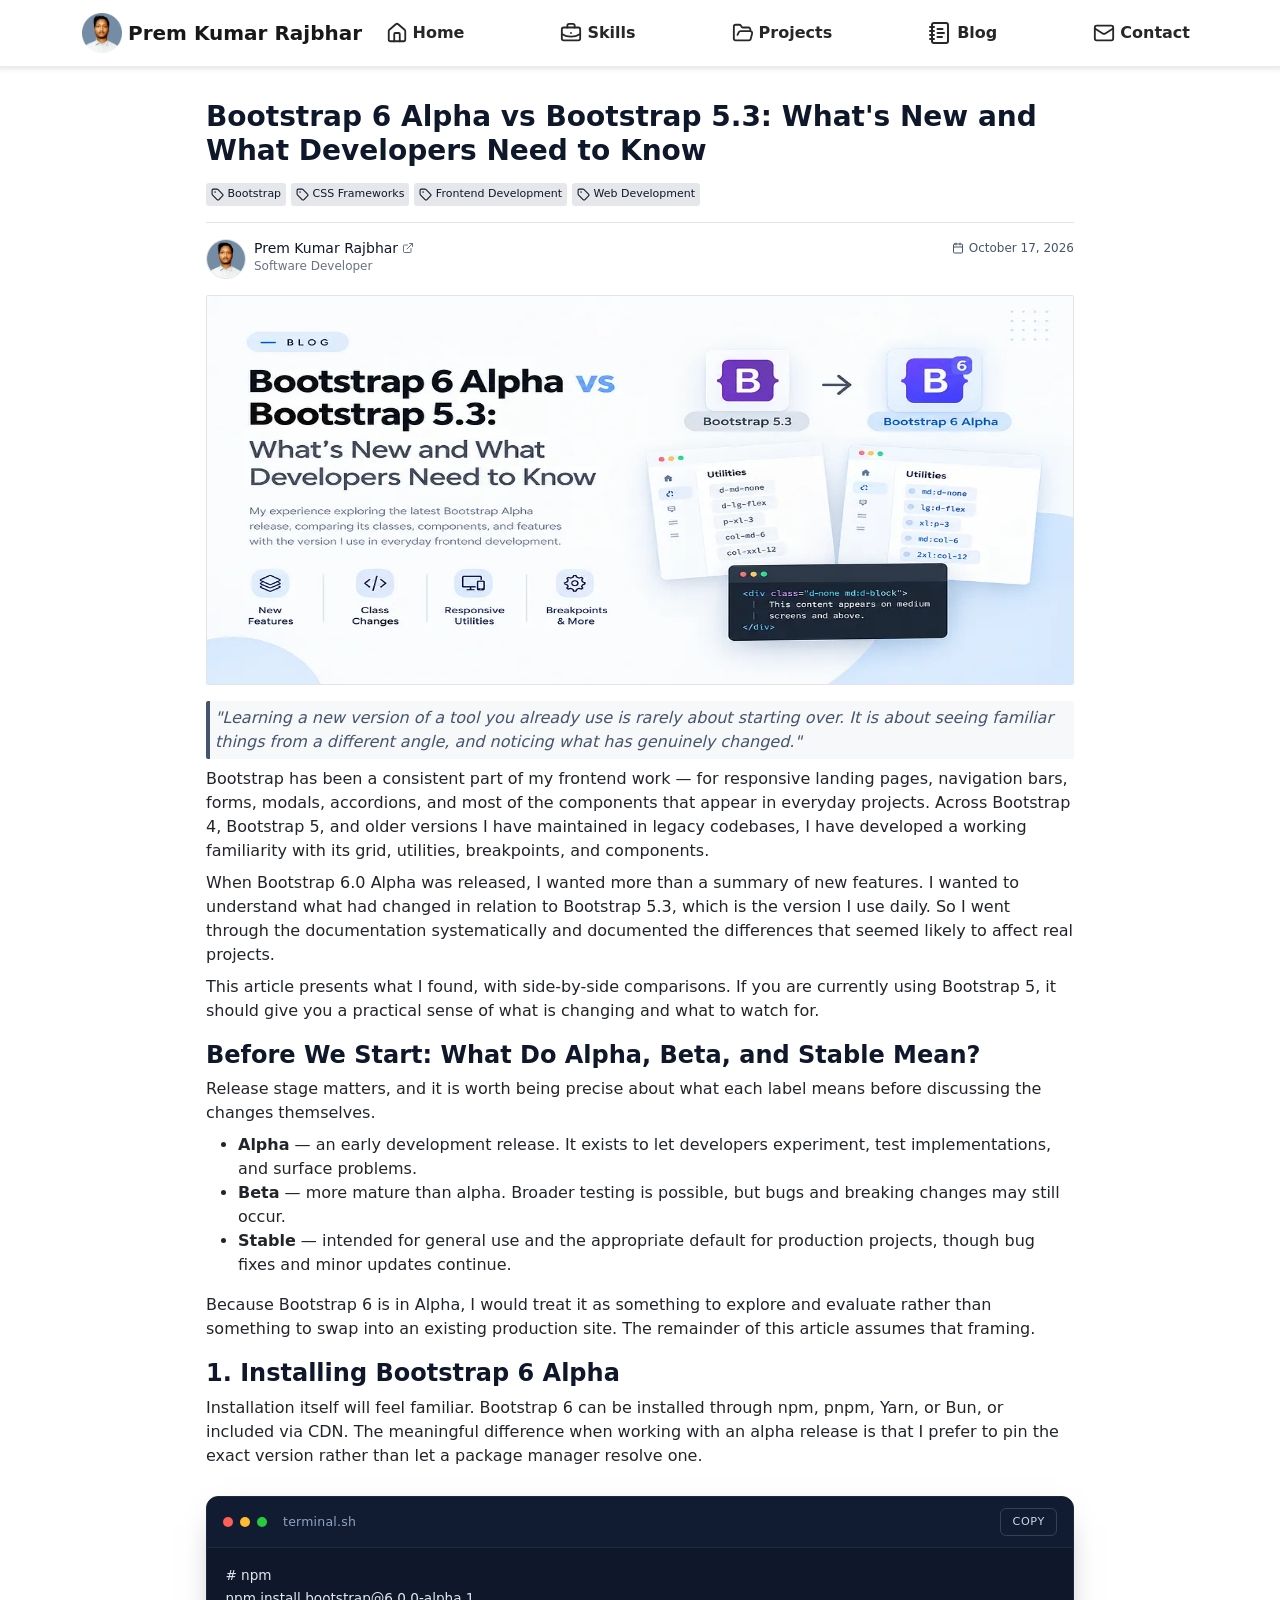
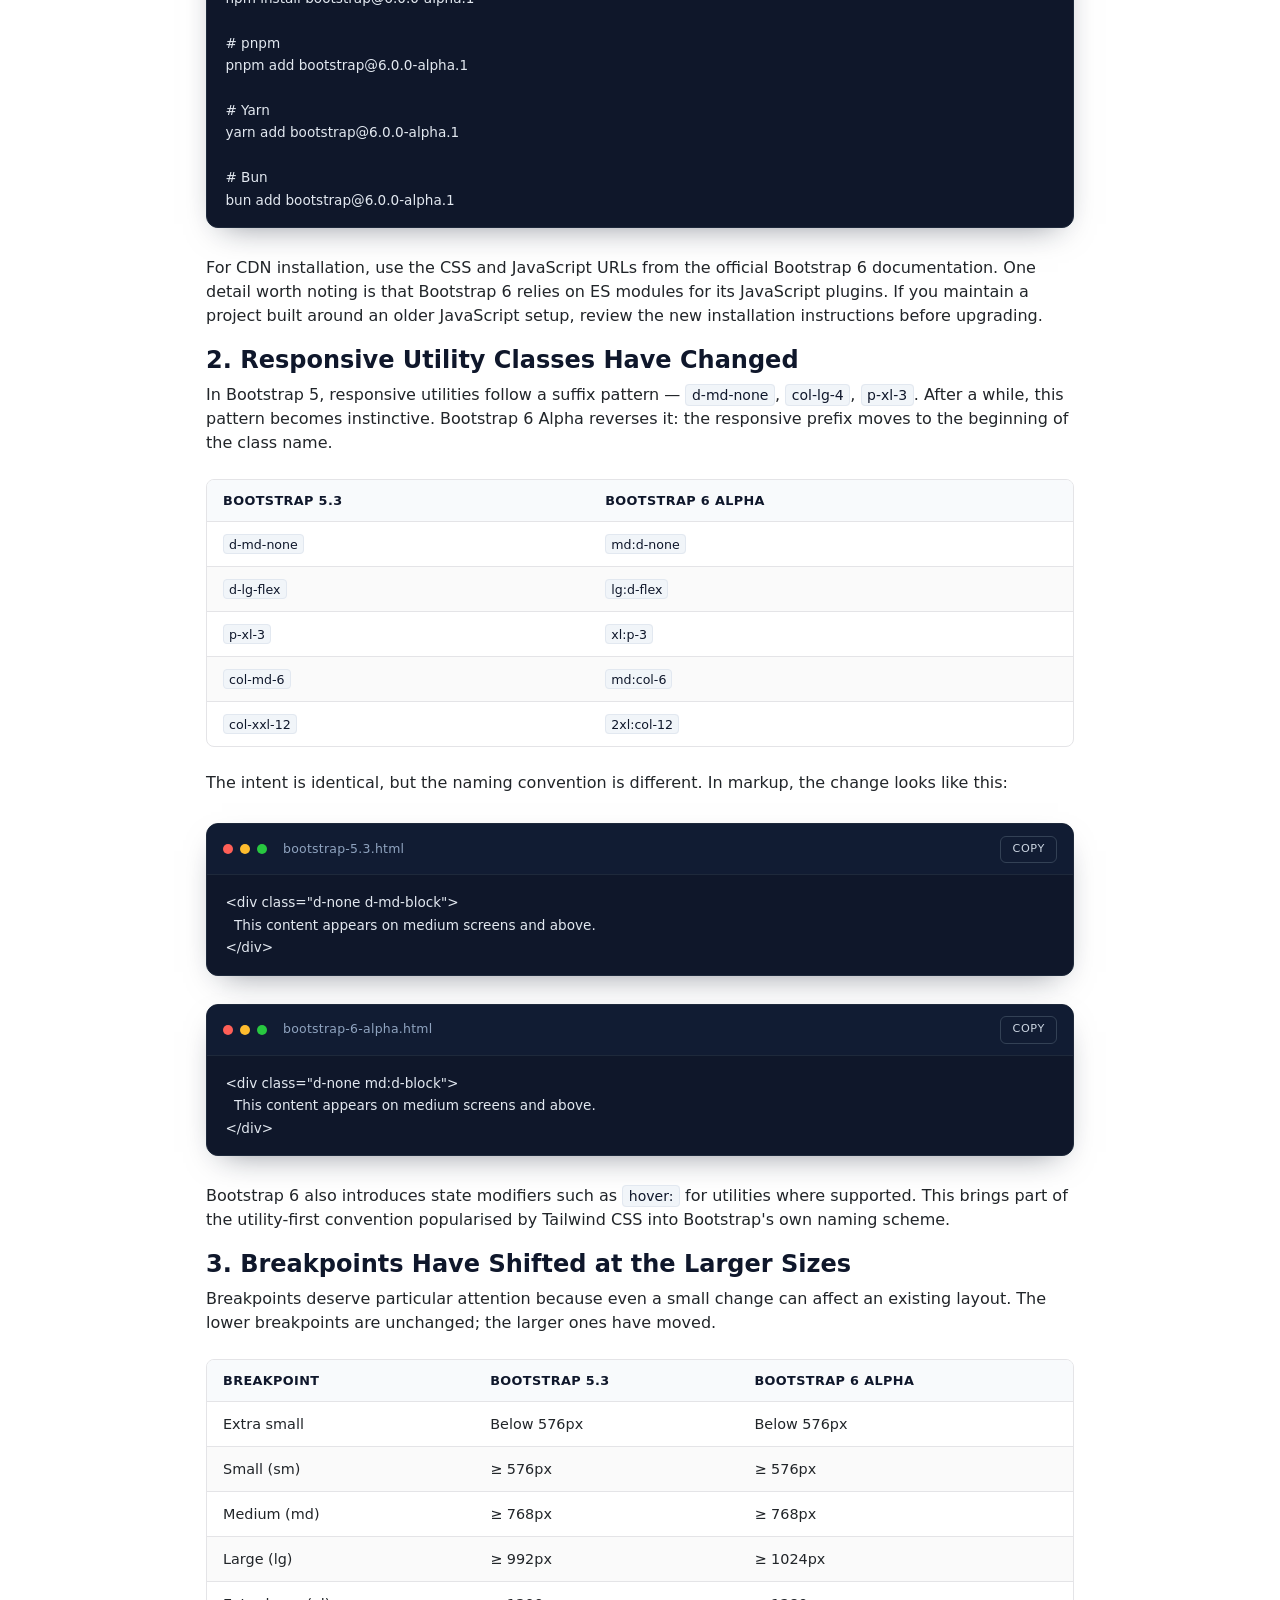
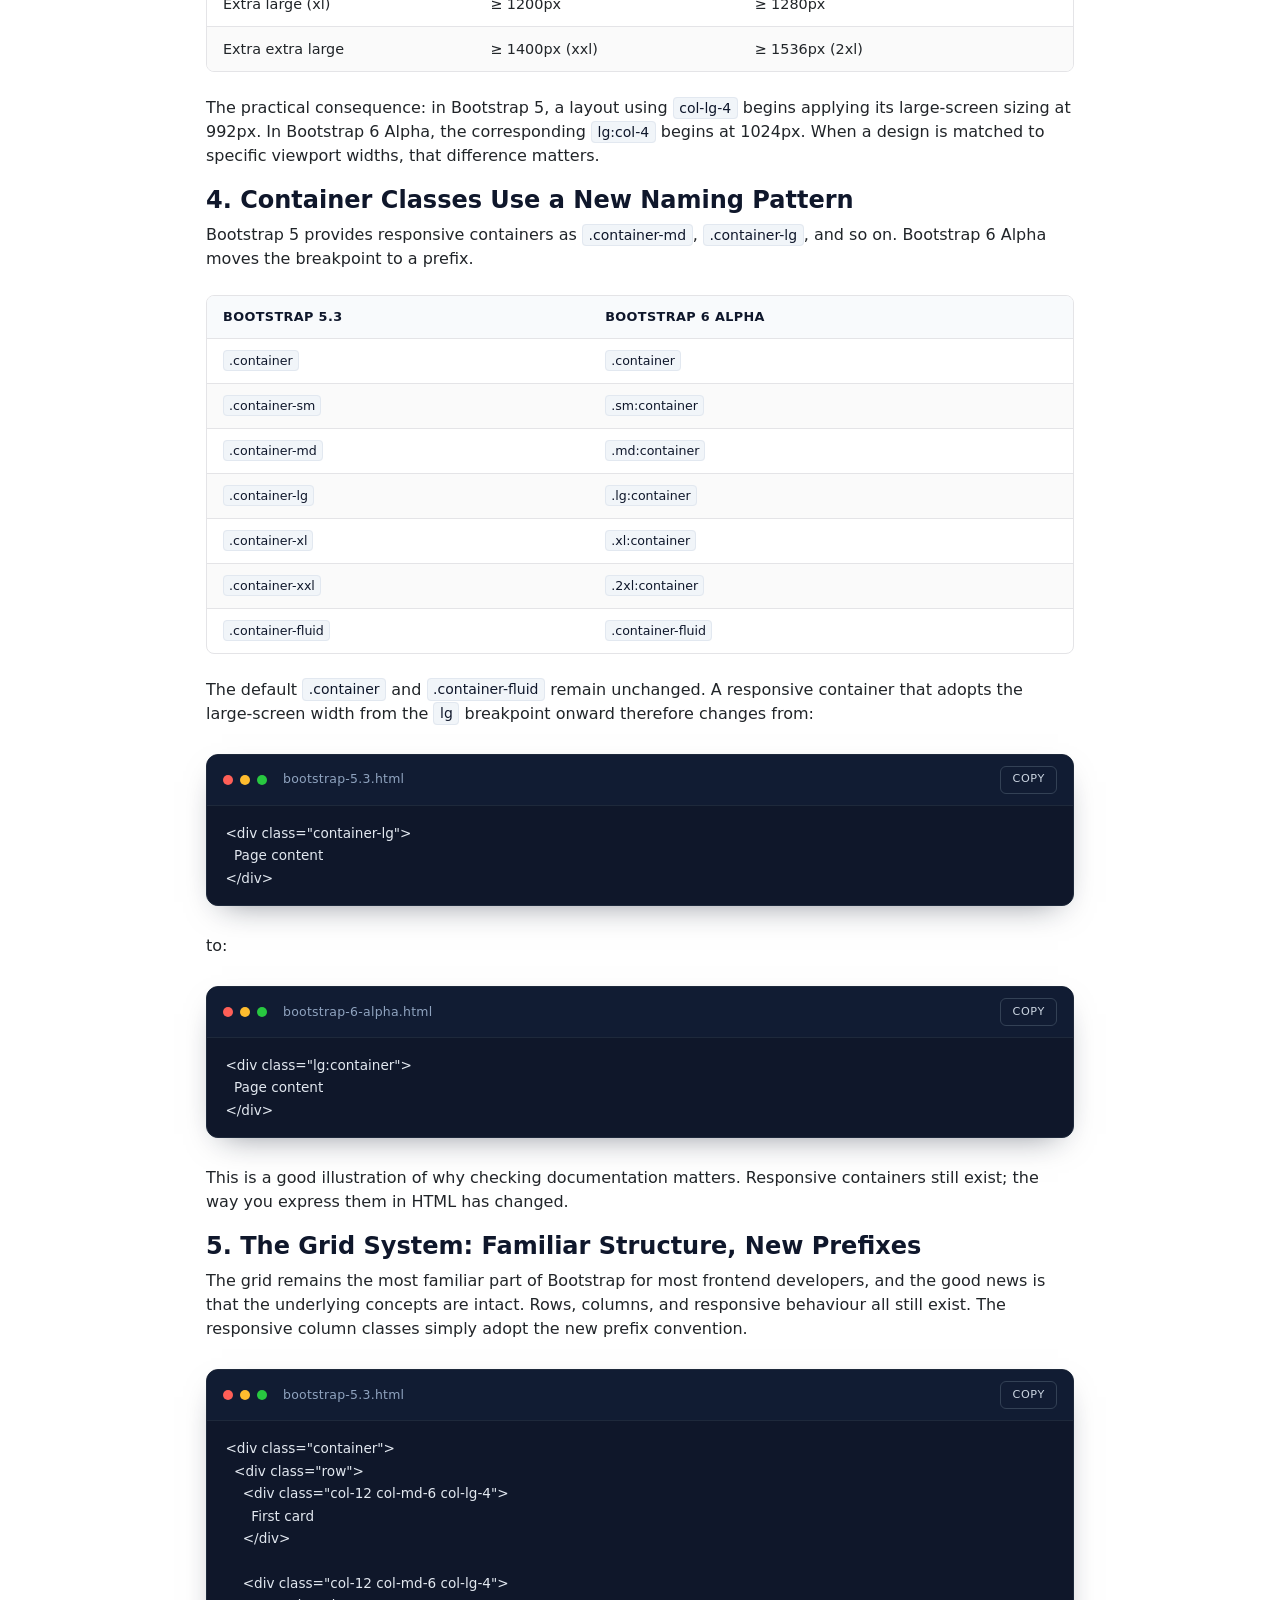
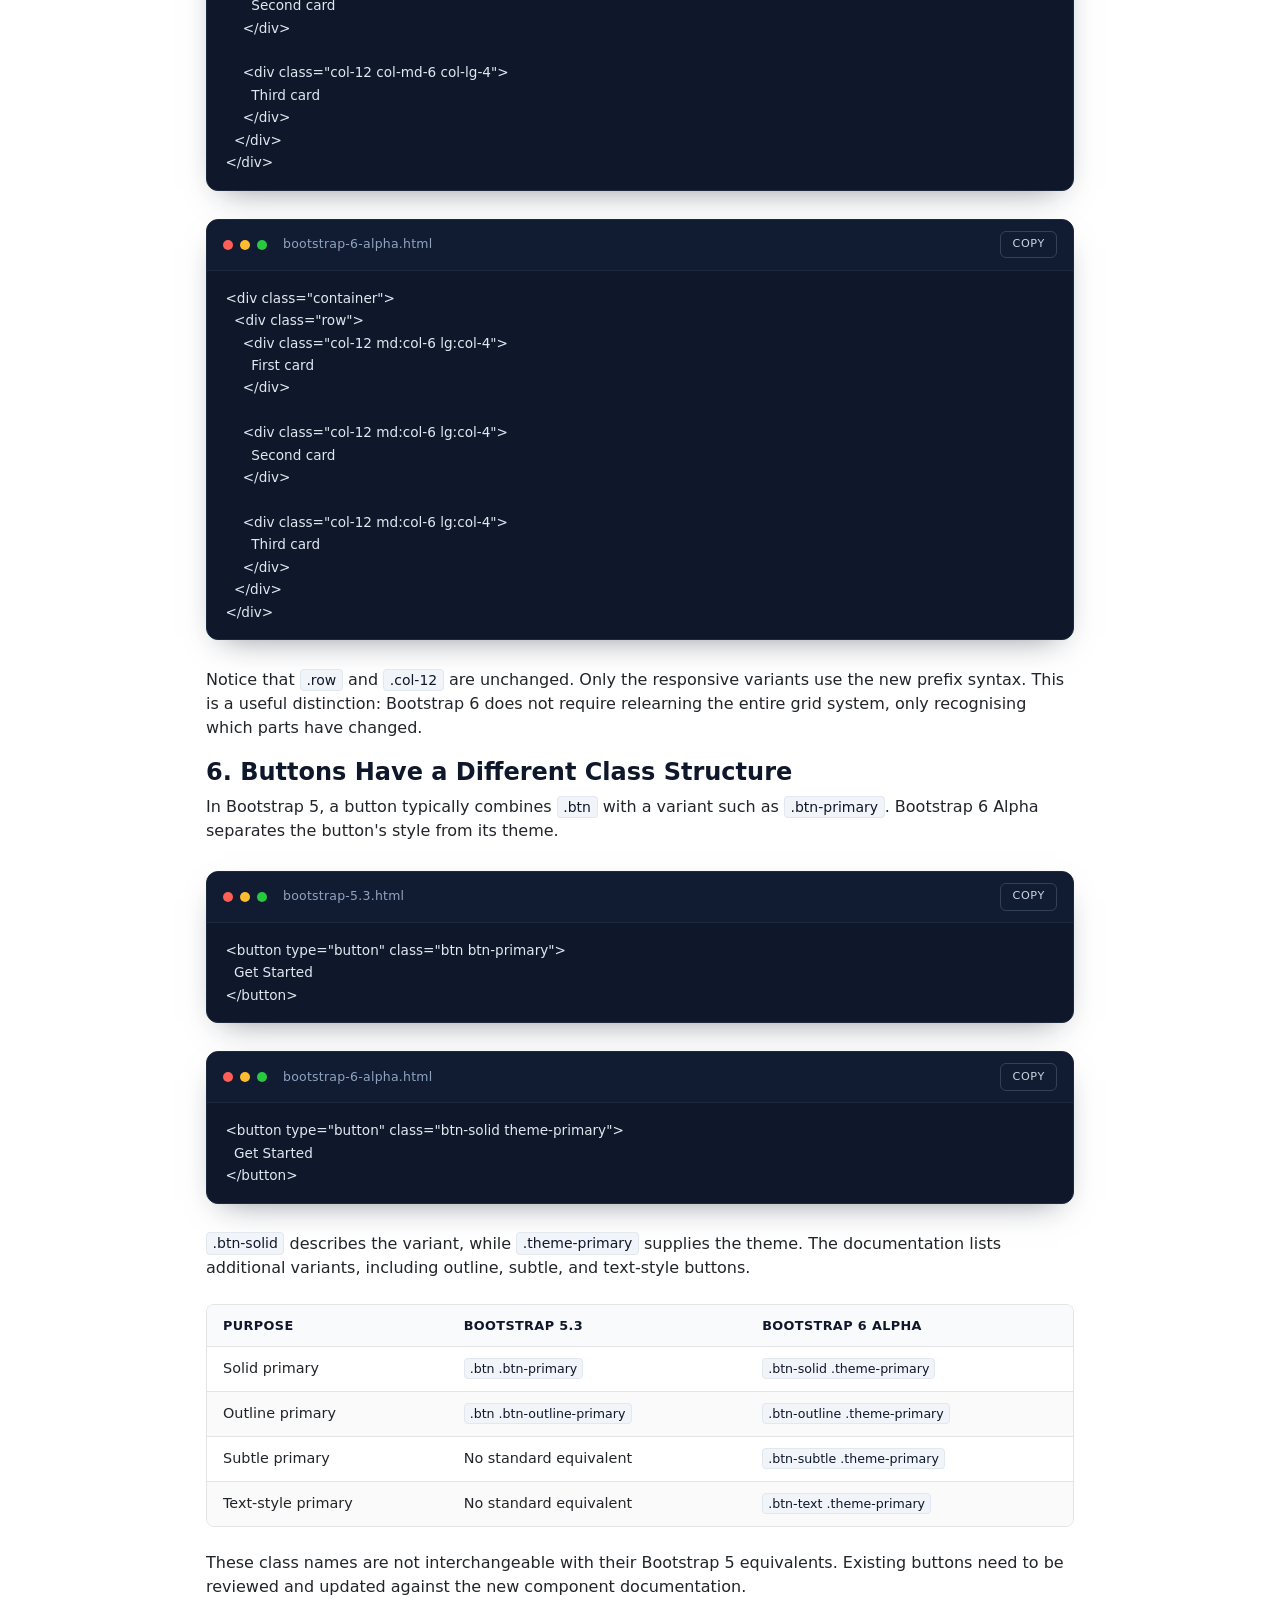
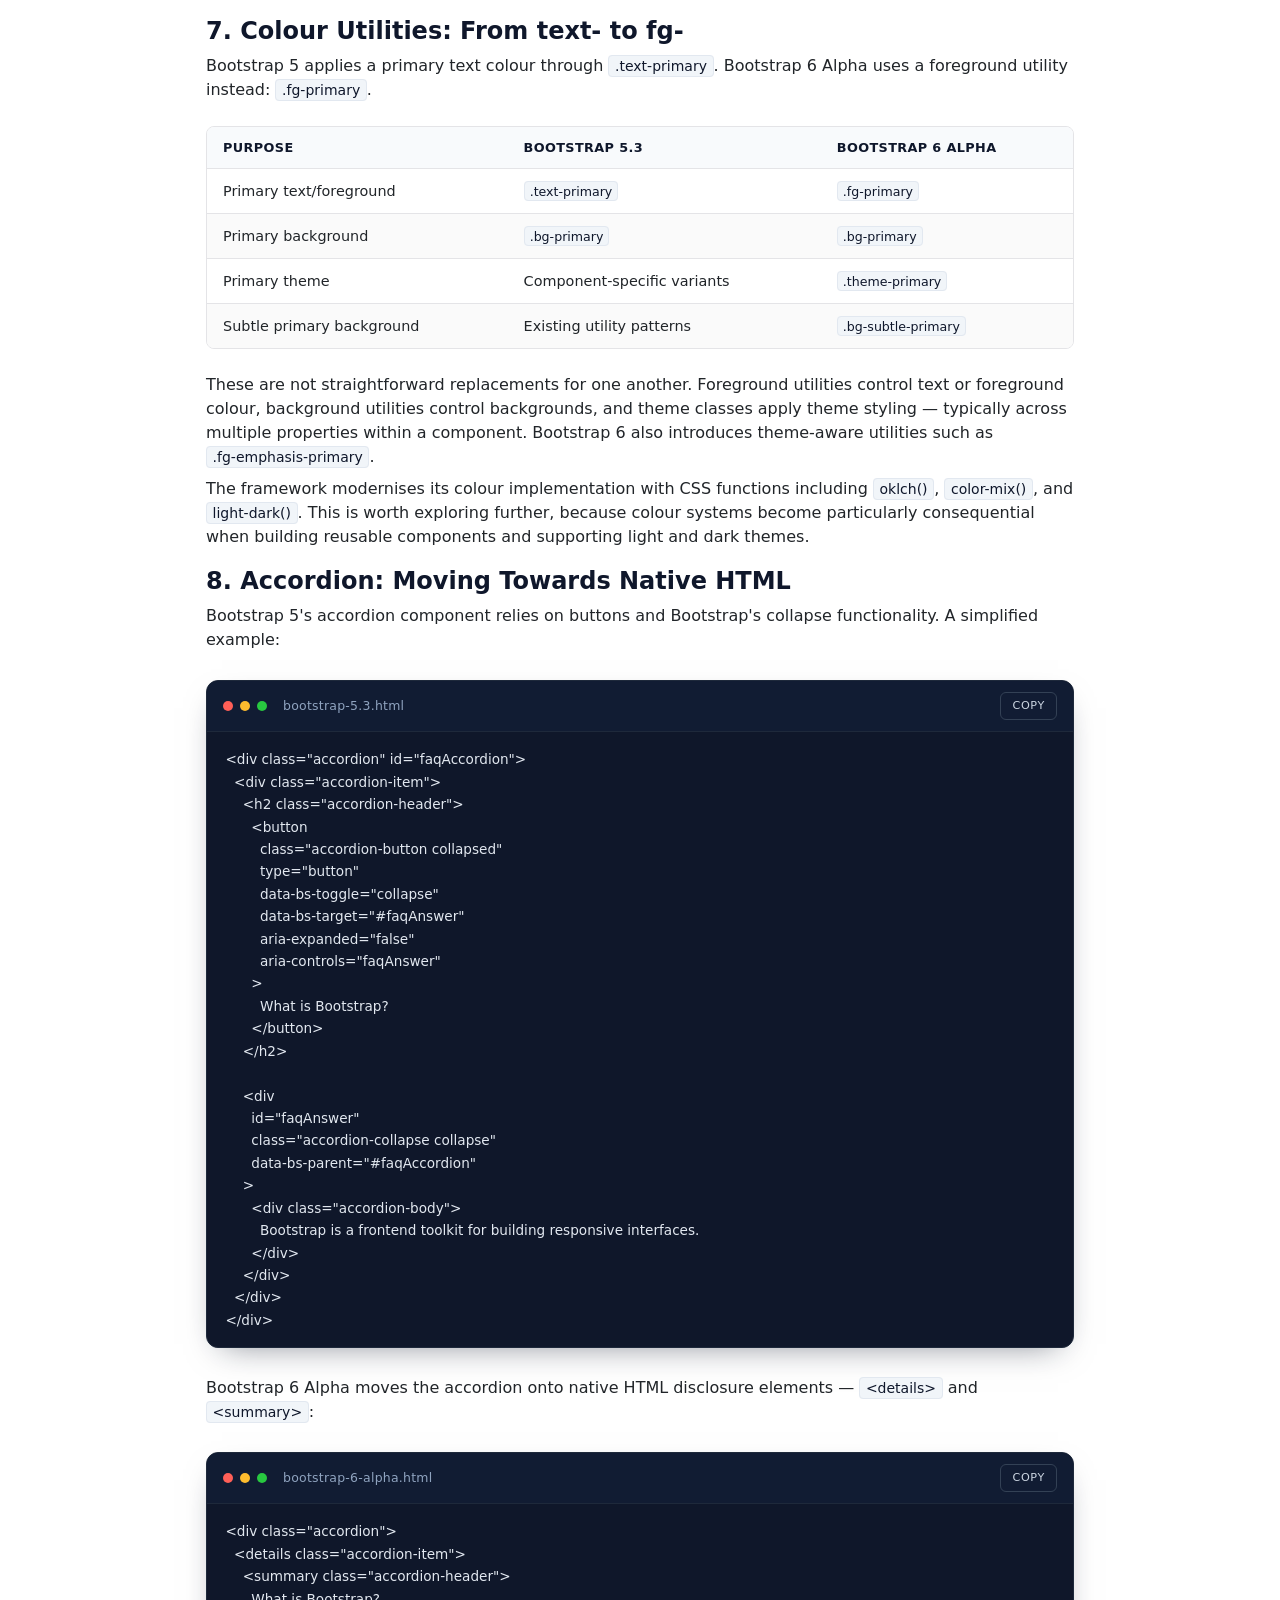
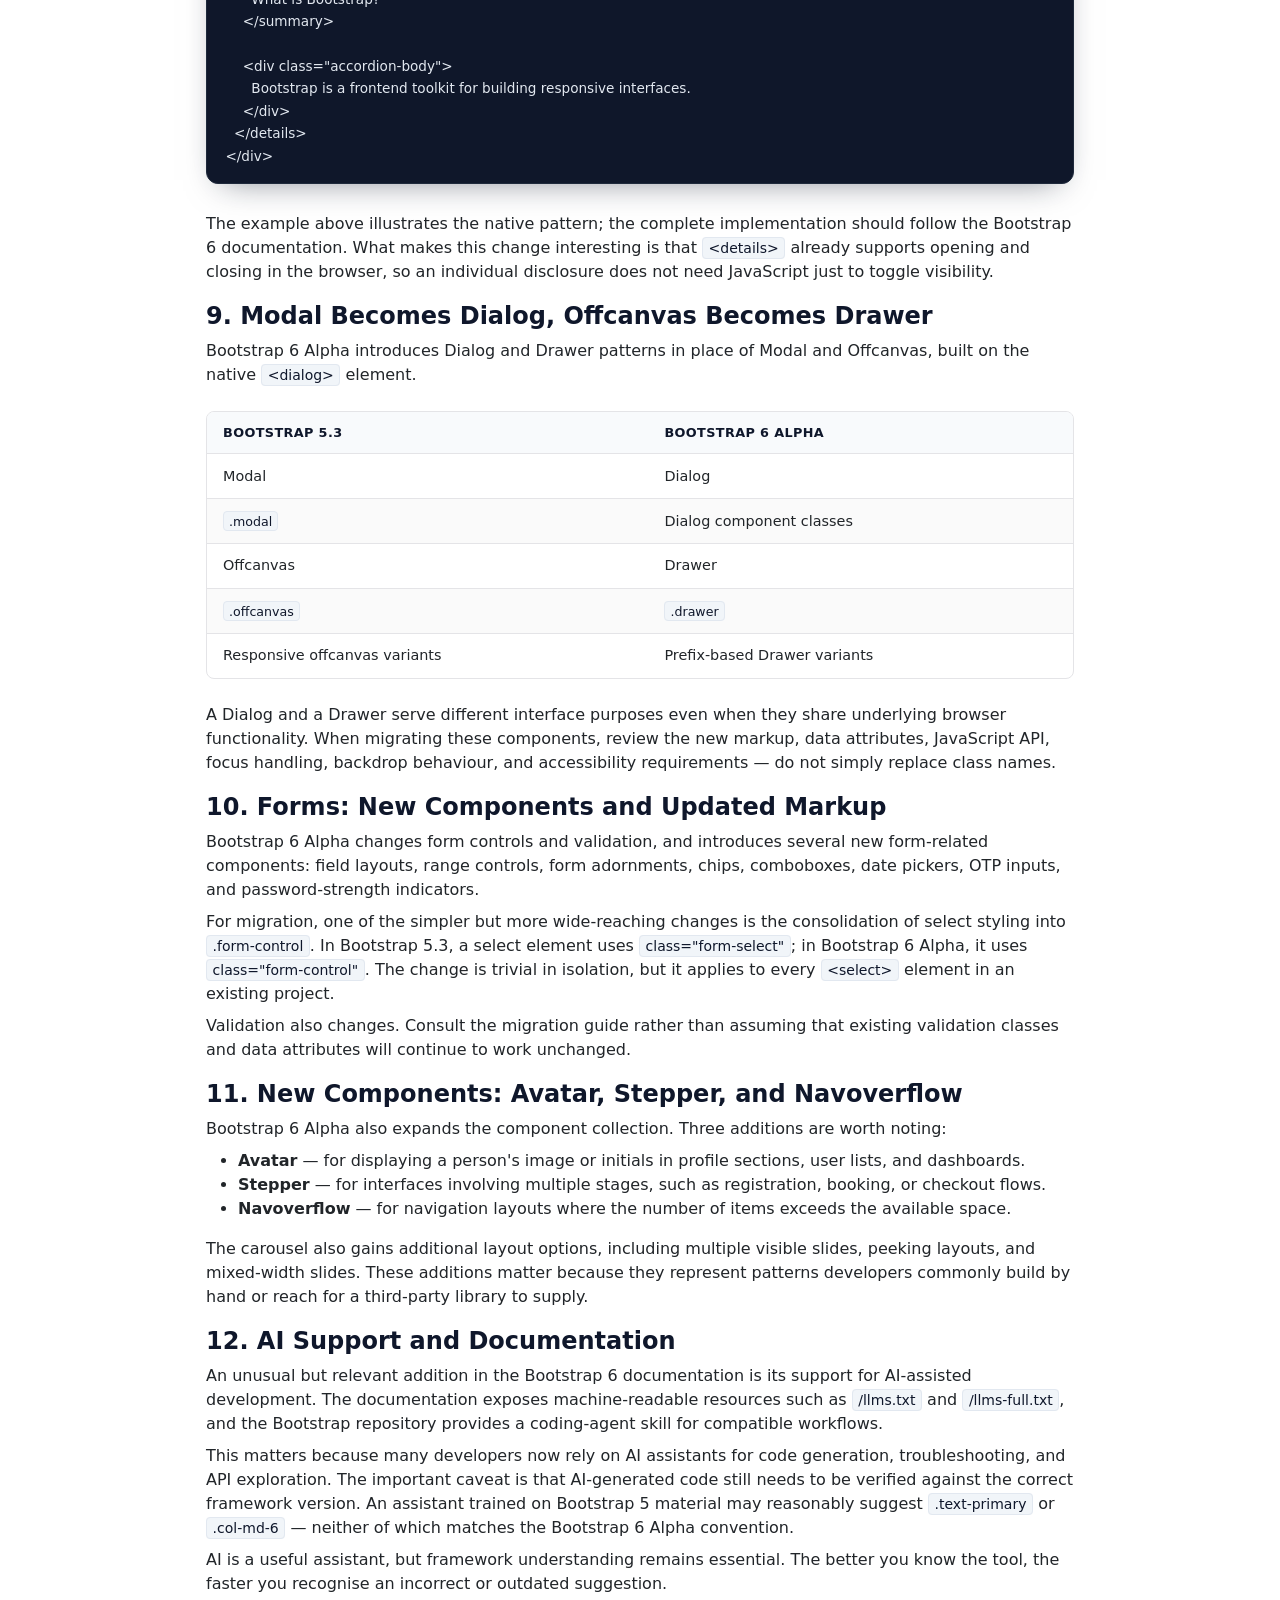
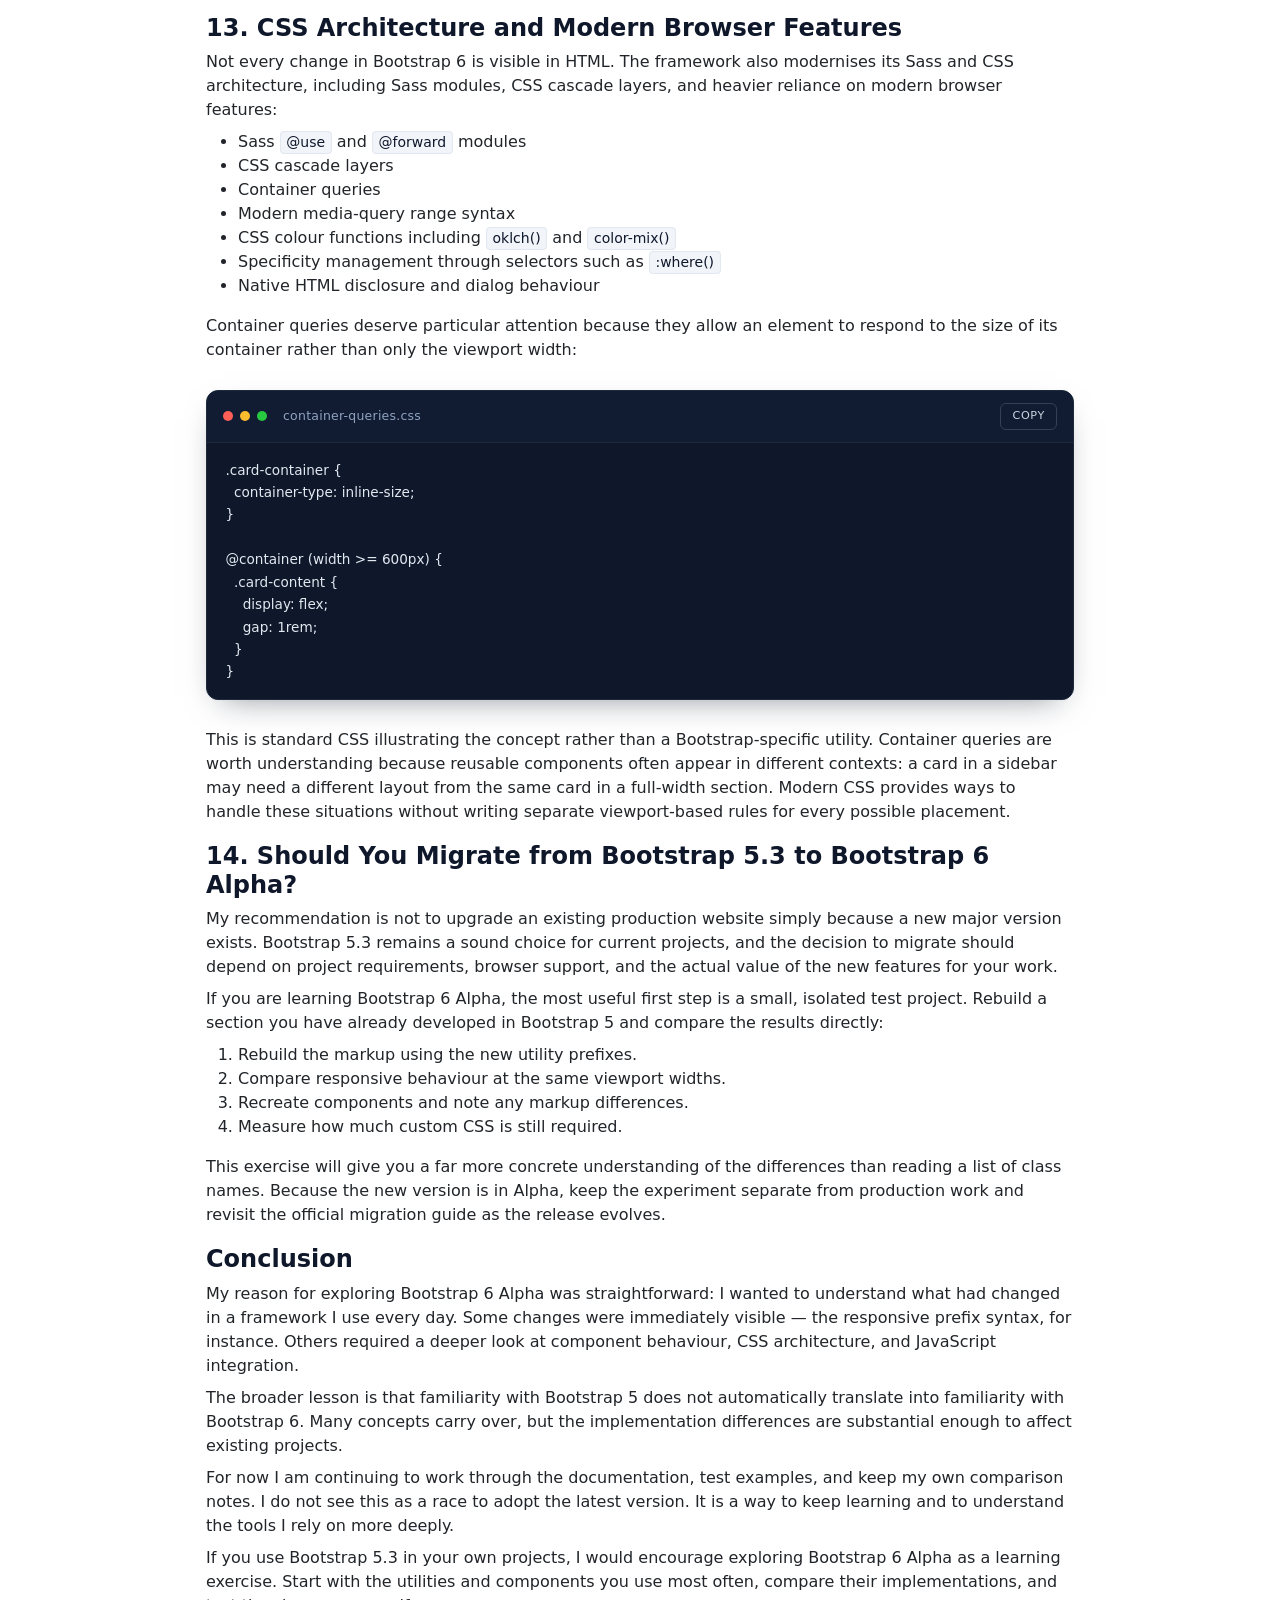
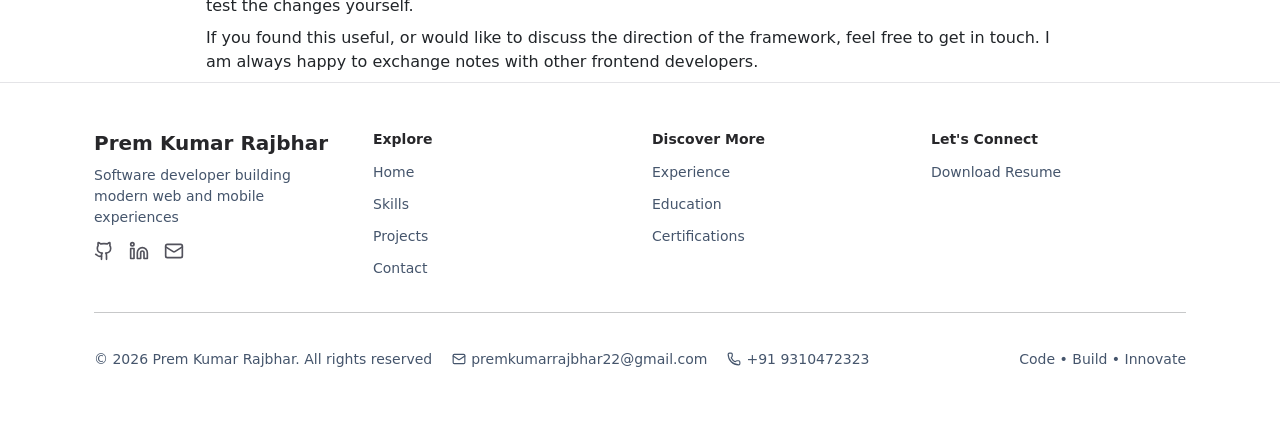
<file: blog/bootstrap-6-alpha-vs-bootstrap-5-3.html>
<!doctype html>
<html lang="en">
  <head>
    <meta charset="UTF-8" />
    <meta name="viewport" content="width=device-width, initial-scale=1.0" />
    <script
      async
      src="https://www.googletagmanager.com/gtag/js?id=G-1K4VTWJBCJ"
    ></script>
    <script>
      window.dataLayer = window.dataLayer || [];
      function gtag() {
        dataLayer.push(arguments);
      }
      gtag("js", new Date());

      gtag("config", "G-1K4VTWJBCJ");
    </script>
    <title>
      Bootstrap 6 Alpha vs Bootstrap 5.3: What's New and What Developers Need to
      Know
    </title>

    <link
      rel="shortcut icon"
      href="../assets/favicon/prem_kumar_rajbhar_favicon.ico"
      type="image/x-icon"
    />

    <link
      rel="canonical"
      href="https://premkrrajbhar.github.io/prem_kumar_rajbhar/blog/bootstrap-6-alpha-vs-bootstrap-5-3.html"
    />

    <meta
      name="keywords"
      content="Bootstrap 6 Alpha, Bootstrap 5.3, Bootstrap Migration, Bootstrap Responsive Utilities, Bootstrap Breakpoints, Bootstrap Grid, Bootstrap Components, Bootstrap Dialog, Bootstrap Drawer, CSS Framework, Frontend Development, Container Queries, Prem Kumar Rajbhar"
    />

    <meta
      name="description"
      content="A detailed comparison of Bootstrap 6 Alpha and Bootstrap 5.3 — responsive utility prefixes, breakpoints, containers, grid, buttons, colours, accordion, dialog, drawer, and CSS architecture changes."
    />

    <meta name="robots" content="index, follow" />
    <meta name="author" content="Prem Kumar Rajbhar" />
    <meta name="publisher" content="Prem Kumar Rajbhar" />

    <meta property="og:type" content="article" />
    <meta
      property="og:title"
      content="Bootstrap 6 Alpha vs Bootstrap 5.3: What's New and What Developers Need to Know"
    />
    <meta
      property="og:description"
      content="A practical comparison of Bootstrap 6 Alpha and Bootstrap 5.3 — utilities, breakpoints, components, and CSS architecture, with migration implications."
    />
    <meta
      property="og:url"
      content="https://premkrrajbhar.github.io/prem_kumar_rajbhar/blog/bootstrap-6-alpha-vs-bootstrap-5-3.html"
    />
    <meta property="og:site_name" content="Prem Kumar Rajbhar" />
    <meta
      property="og:image"
      content="https://premkrrajbhar.github.io/prem_kumar_rajbhar/assets/blogsImg/bootstrap-6-alpha-vs-bootstrap-5-3.webp"
    />
    <meta
      property="og:image:alt"
      content="Bootstrap 6 Alpha and Bootstrap 5.3 comparison illustration"
    />
    <meta property="article:author" content="Prem Kumar Rajbhar" />
    <meta property="article:published_time" content="2026-10-17" />
    <meta property="article:section" content="Frontend Development" />
    <meta property="article:tag" content="Bootstrap" />
    <meta property="article:tag" content="CSS Frameworks" />
    <meta property="article:tag" content="Frontend Development" />

    <meta name="twitter:card" content="summary_large_image" />
    <meta
      name="twitter:title"
      content="Bootstrap 6 Alpha vs Bootstrap 5.3: What's New and What Developers Need to Know"
    />
    <meta
      name="twitter:description"
      content="Responsive utility prefixes, breakpoints, containers, grid, buttons, and components — a practical comparison for developers upgrading from Bootstrap 5.3."
    />
    <meta
      name="twitter:image"
      content="https://premkrrajbhar.github.io/prem_kumar_rajbhar/assets/blogsImg/bootstrap-6-alpha-vs-bootstrap-5-3.webp"
    />

    <script type="application/ld+json">
      {
        "@context": "https://schema.org",
        "@type": "BlogPosting",
        "headline": "Bootstrap 6 Alpha vs Bootstrap 5.3: What's New and What Developers Need to Know",
        "description": "A practical comparison of Bootstrap 6 Alpha and Bootstrap 5.3 — responsive utility prefixes, breakpoint changes, container and grid updates, button and colour class restructuring, the accordion's move to native HTML, Dialog and Drawer components, form changes, and modern CSS architecture.",
        "image": "https://premkrrajbhar.github.io/prem_kumar_rajbhar/assets/blogsImg/bootstrap-6-alpha-vs-bootstrap-5-3.webp",
        "datePublished": "2026-10-17",
        "dateModified": "2026-10-17",
        "author": {
          "@type": "Person",
          "name": "Prem Kumar Rajbhar",
          "url": "https://premkrrajbhar.github.io/prem_kumar_rajbhar/"
        },
        "publisher": {
          "@type": "Person",
          "name": "Prem Kumar Rajbhar",
          "logo": {
            "@type": "ImageObject",
            "url": "https://premkrrajbhar.github.io/prem_kumar_rajbhar/assets/images/prem_kumar_rajbhar_profile_picture.webp"
          }
        },
        "mainEntityOfPage": {
          "@type": "WebPage",
          "@id": "https://premkrrajbhar.github.io/prem_kumar_rajbhar/blog/bootstrap-6-alpha-vs-bootstrap-5-3.html"
        },
        "keywords": [
          "Bootstrap 6",
          "Bootstrap 5.3",
          "CSS Frameworks",
          "Frontend Development",
          "Bootstrap Migration",
          "Web Development"
        ],
        "articleSection": "Frontend Development",
        "inLanguage": "en",
        "wordCount": "2400"
      }
    </script>

    <link rel="stylesheet" href="../styles/bootstrap.min.css" />
    <link rel="stylesheet" href="../styles/common.css" />
    <link rel="stylesheet" href="../styles/blog.css" />
  </head>
  <body>
    <header>
      <nav class="navbar navbar-expand-lg fixed-top">
        <div class="container">
          <a class="navbar-brand profileDetails" href="../index.html">
            <img
              src="../assets/images/prem_kumar_rajbhar_profile_picture.webp"
              style="height: 40px"
              class="img-fluid"
              alt="Prem Kumar Rajbhar profile picture"
            />
            Prem Kumar Rajbhar
          </a>

          <button
            class="btn menu-toggle d-block d-lg-none"
            type="button"
            data-bs-toggle="offcanvas"
            data-bs-target="#offcanvasExample"
            aria-controls="offcanvasExample"
            aria-label="Open navigation menu"
          >
            <span></span>
            <span></span>
            <span></span>
          </button>

          <div class="collapse navbar-collapse" id="navbarSupportedContent">
            <ul class="navbar-nav ms-auto mb-2 mb-lg-0 navbarLinks">
              <li class="nav-item">
                <a class="nav-link" aria-current="page" href="../index.html">
                  <svg
                    xmlns="http://www.w3.org/2000/svg"
                    width="22"
                    height="22"
                    viewBox="0 0 24 24"
                    fill="none"
                    stroke="currentColor"
                    stroke-width="2"
                    stroke-linecap="round"
                    stroke-linejoin="round"
                    class="lucide lucide-house"
                    aria-hidden="true"
                  >
                    <path d="M15 21v-8a1 1 0 0 0-1-1h-4a1 1 0 0 0-1 1v8"></path>
                    <path
                      d="M3 10a2 2 0 0 1 .709-1.528l7-5.999a2 2 0 0 1 2.582 0l7 5.999A2 2 0 0 1 21 10v9a2 2 0 0 1-2 2H5a2 2 0 0 1-2-2z"
                    ></path>
                  </svg>
                  Home</a
                >
              </li>
              <li class="nav-item">
                <a class="nav-link" href="../skills.html">
                  <svg
                    xmlns="http://www.w3.org/2000/svg"
                    width="22"
                    height="22"
                    viewBox="0 0 24 24"
                    fill="none"
                    stroke="currentColor"
                    stroke-width="2"
                    stroke-linecap="round"
                    stroke-linejoin="round"
                    class="lucide lucide-briefcase-business"
                    aria-hidden="true"
                  >
                    <path d="M12 12h.01"></path>
                    <path d="M16 6V4a2 2 0 0 0-2-2h-4a2 2 0 0 0-2 2v2"></path>
                    <path d="M22 13a18.15 18.15 0 0 1-20 0"></path>
                    <rect width="20" height="14" x="2" y="6" rx="2"></rect>
                  </svg>
                  Skills</a
                >
              </li>
              <li class="nav-item">
                <a class="nav-link" href="../projects.html">
                  <svg
                    xmlns="http://www.w3.org/2000/svg"
                    width="22"
                    height="22"
                    viewBox="0 0 24 24"
                    fill="none"
                    stroke="currentColor"
                    stroke-width="2"
                    stroke-linecap="round"
                    stroke-linejoin="round"
                    class="lucide lucide-folder-open"
                    aria-hidden="true"
                  >
                    <path
                      d="m6 14 1.5-2.9A2 2 0 0 1 9.24 10H20a2 2 0 0 1 1.94 2.5l-1.54 6a2 2 0 0 1-1.95 1.5H4a2 2 0 0 1-2-2V5a2 2 0 0 1 2-2h3.9a2 2 0 0 1 1.69.9l.81 1.2a2 2 0 0 0 1.67.9H18a2 2 0 0 1 2 2v2"
                    ></path>
                  </svg>
                  Projects
                </a>
              </li>

              <li class="nav-item">
                <a class="nav-link" href="../blog.html">
                  <svg
                    xmlns="http://www.w3.org/2000/svg"
                    width="24"
                    height="24"
                    viewBox="0 0 24 24"
                    fill="none"
                    stroke="currentColor"
                    stroke-width="2"
                    stroke-linecap="round"
                    stroke-linejoin="round"
                    class="lucide lucide-notebook-text w-5 h-5 mb-0.5"
                    aria-hidden="true"
                  >
                    <path d="M2 6h4"></path>
                    <path d="M2 10h4"></path>
                    <path d="M2 14h4"></path>
                    <path d="M2 18h4"></path>
                    <rect width="16" height="20" x="4" y="2" rx="2"></rect>
                    <path d="M9.5 8h5"></path>
                    <path d="M9.5 12H16"></path>
                    <path d="M9.5 16H14"></path>
                  </svg>
                  Blog
                </a>
              </li>

              <li class="nav-item">
                <a class="nav-link" href="../contact.html">
                  <svg
                    xmlns="http://www.w3.org/2000/svg"
                    width="22"
                    height="22"
                    viewBox="0 0 24 24"
                    fill="none"
                    stroke="currentColor"
                    stroke-width="2"
                    stroke-linecap="round"
                    stroke-linejoin="round"
                    class="lucide lucide-mail"
                    aria-hidden="true"
                  >
                    <path d="m22 7-8.991 5.727a2 2 0 0 1-2.009 0L2 7"></path>
                    <rect x="2" y="4" width="20" height="16" rx="2"></rect>
                  </svg>
                  Contact
                </a>
              </li>
            </ul>
          </div>
        </div>
      </nav>
      <div
        class="offcanvas offcanvas-start"
        tabindex="-1"
        id="offcanvasExample"
        aria-labelledby="offcanvasExampleLabel"
      >
        <div
          class="offcanvas-body mobileOffCanvasCard text-start offCanvasBodyContainer"
        >
          <div class="offcanvasHeader">
            <h2 class="offcanvas-title" id="offcanvasExampleLabel">
              Announcements
            </h2>
            <p class="offcanTxt">Latest updates and project highlights</p>
          </div>

          <div class="card mb-3">
            <div class="card-body">
              <div class="cardHeaderBox">
                <div class="svgBox">
                  <svg
                    xmlns="http://www.w3.org/2000/svg"
                    width="24"
                    height="24"
                    viewBox="0 0 24 24"
                    fill="none"
                    stroke="currentColor"
                    stroke-width="2"
                    stroke-linecap="round"
                    stroke-linejoin="round"
                    class="lucide lucide-calendar-days w-5 h-5"
                    aria-hidden="true"
                  >
                    <path d="M8 2v4"></path>
                    <path d="M16 2v4"></path>
                    <rect width="18" height="18" x="3" y="4" rx="2"></rect>
                    <path d="M3 10h18"></path>
                    <path d="M8 14h.01"></path>
                    <path d="M12 14h.01"></path>
                    <path d="M16 14h.01"></path>
                    <path d="M8 18h.01"></path>
                    <path d="M12 18h.01"></path>
                    <path d="M16 18h.01"></path>
                  </svg>
                </div>
                <h3 class="card-title offcanvasCardTitle">
                  Follow the Fumiki Journey
                </h3>
              </div>
              <p class="card-text offcanvasCardTxt">
                Discover an easier way to learn Markdown with step-by-step
                tutorials, syntax references, and hands-on examples built for
                developers.
              </p>

              <a
                href="https://premkrrajbhar.github.io/fumiki/"
                class="offCanvasCtaBtn"
              >
                Learn More
                <svg
                  xmlns="http://www.w3.org/2000/svg"
                  width="24"
                  height="24"
                  viewBox="0 0 24 24"
                  fill="none"
                  stroke="currentColor"
                  stroke-width="2"
                  stroke-linecap="round"
                  stroke-linejoin="round"
                  class="lucide lucide-move-right-icon lucide-move-right"
                  aria-hidden="true"
                >
                  <path d="M18 8L22 12L18 16"></path>
                  <path d="M2 12H22"></path>
                </svg>
              </a>
            </div>
          </div>

          <div class="card">
            <div class="card-body">
              <div class="cardHeaderBox">
                <div class="svgBox">
                  <svg
                    xmlns="http://www.w3.org/2000/svg"
                    width="24"
                    height="24"
                    viewBox="0 0 24 24"
                    fill="none"
                    stroke="currentColor"
                    stroke-width="2"
                    stroke-linecap="round"
                    stroke-linejoin="round"
                    class="lucide lucide-sparkles w-5 h-5"
                    aria-hidden="true"
                  >
                    <path
                      d="M9.937 15.5A2 2 0 0 0 8.5 14.063l-6.135-1.582a.5.5 0 0 1 0-.962L8.5 9.936A2 2 0 0 0 9.937 8.5l1.582-6.135a.5.5 0 0 1 .963 0L14.063 8.5A2 2 0 0 0 15.5 9.937l6.135 1.581a.5.5 0 0 1 0 .964L15.5 14.063a2 2 0 0 0-1.437 1.437l-1.582 6.135a.5.5 0 0 1-.963 0z"
                    ></path>
                    <path d="M20 3v4"></path>
                    <path d="M22 5h-4"></path>
                    <path d="M4 17v2"></path>
                    <path d="M5 18H3"></path>
                  </svg>
                </div>
                <h3 class="card-title offcanvasCardTitle">
                  Currently Building
                </h3>
              </div>
              <p class="card-text offcanvasCardTxt">
                Exploring new ideas in software development, frontend
                technologies, and mobile app development while building
                practical solutions that solve real-world problems and enhance
                user experiences.
              </p>

              <a
                href="https://github.com/premkrrajbhar"
                class="offCanvasCtaBtn"
              >
                Learn More
                <svg
                  xmlns="http://www.w3.org/2000/svg"
                  width="24"
                  height="24"
                  viewBox="0 0 24 24"
                  fill="none"
                  stroke="currentColor"
                  stroke-width="2"
                  stroke-linecap="round"
                  stroke-linejoin="round"
                  class="lucide lucide-move-right-icon lucide-move-right"
                  aria-hidden="true"
                >
                  <path d="M18 8L22 12L18 16"></path>
                  <path d="M2 12H22"></path>
                </svg>
              </a>
            </div>
          </div>
          <div class="mobileOffCanvasCtaBox">
            <a href="https://github.com/premkrrajbhar" class="githubBtn">
              <svg
                xmlns="http://www.w3.org/2000/svg"
                width="24"
                height="24"
                viewBox="0 0 24 24"
                fill="none"
                stroke="currentColor"
                stroke-width="2"
                stroke-linecap="round"
                stroke-linejoin="round"
                class="lucide lucide-github w-6 h-6"
                aria-hidden="true"
              >
                <path
                  d="M15 22v-4a4.8 4.8 0 0 0-1-3.5c3 0 6-2 6-5.5.08-1.25-.27-2.48-1-3.5.28-1.15.28-2.35 0-3.5 0 0-1 0-3 1.5-2.64-.5-5.36-.5-8 0C6 2 5 2 5 2c-.3 1.15-.3 2.35 0 3.5A5.403 5.403 0 0 0 4 9c0 3.5 3 5.5 6 5.5-.39.49-.68 1.05-.85 1.65-.17.6-.22 1.23-.15 1.85v4"
                ></path>
                <path d="M9 18c-4.51 2-5-2-7-2"></path>
              </svg>
              Visit Github
            </a>
            <div class="mobileCta">
              <a
                href="../assets/resume/prem_kumar_rajbhar.pdf"
                download
                class="resumeBtn"
              >
                <svg
                  xmlns="http://www.w3.org/2000/svg"
                  width="18"
                  height="18"
                  viewBox="0 0 24 24"
                  fill="none"
                  stroke="currentColor"
                  stroke-width="2"
                  stroke-linecap="round"
                  stroke-linejoin="round"
                  class="lucide lucide-download-icon lucide-download"
                  aria-hidden="true"
                >
                  <path d="M12 15V3"></path>
                  <path d="M21 15v4a2 2 0 0 1-2 2H5a2 2 0 0 1-2-2v-4"></path>
                  <path d="m7 10 5 5 5-5"></path>
                </svg>
                Download Resume
              </a>

              <a href="mailto:premkumarrajbhar22@gmail.com" class="contactBtn">
                <svg
                  xmlns="http://www.w3.org/2000/svg"
                  width="18"
                  height="18"
                  viewBox="0 0 24 24"
                  fill="none"
                  stroke="currentColor"
                  stroke-width="2"
                  stroke-linecap="round"
                  stroke-linejoin="round"
                  class="lucide lucide-mail-icon lucide-mail"
                  aria-hidden="true"
                >
                  <path d="m22 7-8.991 5.727a2 2 0 0 1-2.009 0L2 7"></path>
                  <rect x="2" y="4" width="20" height="16" rx="2"></rect>
                </svg>
                Contact Me
              </a>
            </div>
          </div>
        </div>
      </div>
    </header>

    <main>
      <article>
        <section class="blogHeader">
          <h1>
            Bootstrap 6 Alpha vs Bootstrap 5.3: What's New and What Developers
            Need to Know
          </h1>

          <div class="blogInfo">
            <div class="tags">
              <span>
                <svg
                  xmlns="http://www.w3.org/2000/svg"
                  width="24"
                  height="24"
                  viewBox="0 0 24 24"
                  fill="none"
                  stroke="currentColor"
                  stroke-width="2"
                  stroke-linecap="round"
                  stroke-linejoin="round"
                  class="lucide lucide-tag-icon lucide-tag"
                  aria-hidden="true"
                >
                  <path
                    d="M12.586 2.586A2 2 0 0 0 11.172 2H4a2 2 0 0 0-2 2v7.172a2 2 0 0 0 .586 1.414l8.704 8.704a2.426 2.426 0 0 0 3.42 0l6.58-6.58a2.426 2.426 0 0 0 0-3.42z"
                  />
                  <circle cx="7.5" cy="7.5" r=".5" fill="currentColor" />
                </svg>
                Bootstrap</span
              >
              <span>
                <svg
                  xmlns="http://www.w3.org/2000/svg"
                  width="24"
                  height="24"
                  viewBox="0 0 24 24"
                  fill="none"
                  stroke="currentColor"
                  stroke-width="2"
                  stroke-linecap="round"
                  stroke-linejoin="round"
                  class="lucide lucide-tag-icon lucide-tag"
                  aria-hidden="true"
                >
                  <path
                    d="M12.586 2.586A2 2 0 0 0 11.172 2H4a2 2 0 0 0-2 2v7.172a2 2 0 0 0 .586 1.414l8.704 8.704a2.426 2.426 0 0 0 3.42 0l6.58-6.58a2.426 2.426 0 0 0 0-3.42z"
                  />
                  <circle cx="7.5" cy="7.5" r=".5" fill="currentColor" />
                </svg>
                CSS Frameworks</span
              >
              <span>
                <svg
                  xmlns="http://www.w3.org/2000/svg"
                  width="24"
                  height="24"
                  viewBox="0 0 24 24"
                  fill="none"
                  stroke="currentColor"
                  stroke-width="2"
                  stroke-linecap="round"
                  stroke-linejoin="round"
                  class="lucide lucide-tag-icon lucide-tag"
                  aria-hidden="true"
                >
                  <path
                    d="M12.586 2.586A2 2 0 0 0 11.172 2H4a2 2 0 0 0-2 2v7.172a2 2 0 0 0 .586 1.414l8.704 8.704a2.426 2.426 0 0 0 3.42 0l6.58-6.58a2.426 2.426 0 0 0 0-3.42z"
                  />
                  <circle cx="7.5" cy="7.5" r=".5" fill="currentColor" />
                </svg>
                Frontend Development</span
              >
              <span>
                <svg
                  xmlns="http://www.w3.org/2000/svg"
                  width="24"
                  height="24"
                  viewBox="0 0 24 24"
                  fill="none"
                  stroke="currentColor"
                  stroke-width="2"
                  stroke-linecap="round"
                  stroke-linejoin="round"
                  class="lucide lucide-tag-icon lucide-tag"
                  aria-hidden="true"
                >
                  <path
                    d="M12.586 2.586A2 2 0 0 0 11.172 2H4a2 2 0 0 0-2 2v7.172a2 2 0 0 0 .586 1.414l8.704 8.704a2.426 2.426 0 0 0 3.42 0l6.58-6.58a2.426 2.426 0 0 0 0-3.42z"
                  />
                  <circle cx="7.5" cy="7.5" r=".5" fill="currentColor" />
                </svg>
                Web Development</span
              >
            </div>
          </div>

          <div class="authorInfo">
            <div class="authDiv">
              <img
                src="../assets/images/prem_kumar_rajbhar_picture.webp"
                class="img-fluid"
                loading="lazy"
                alt="Profile picture of Prem Kumar Rajbhar"
              />
              <div class="authorNameDsg">
                <a href="https://www.linkedin.com/in/premkrrajbhar/">
                  Prem Kumar Rajbhar
                  <svg
                    xmlns="http://www.w3.org/2000/svg"
                    width="24"
                    height="24"
                    viewBox="0 0 24 24"
                    fill="none"
                    stroke="currentColor"
                    stroke-width="2"
                    stroke-linecap="round"
                    stroke-linejoin="round"
                    class="lucide lucide-external-link w-4 h-4 mr-2"
                    aria-hidden="true"
                  >
                    <path d="M15 3h6v6"></path>
                    <path d="M10 14 21 3"></path>
                    <path
                      d="M18 13v6a2 2 0 0 1-2 2H5a2 2 0 0 1-2-2V8a2 2 0 0 1 2-2h6"
                    ></path>
                  </svg>
                </a>
                <span>Software Developer</span>
              </div>
            </div>

            <div class="date">
              <time datetime="2026-10-17">
                <svg
                  xmlns="http://www.w3.org/2000/svg"
                  width="24"
                  height="24"
                  viewBox="0 0 24 24"
                  fill="none"
                  stroke="currentColor"
                  stroke-width="2"
                  stroke-linecap="round"
                  stroke-linejoin="round"
                  class="lucide lucide-calendar h-4 w-4"
                  aria-hidden="true"
                >
                  <path d="M8 2v4"></path>
                  <path d="M16 2v4"></path>
                  <rect width="18" height="18" x="3" y="4" rx="2"></rect>
                  <path d="M3 10h18"></path>
                </svg>
                October 17, 2026</time
              >
            </div>
          </div>
        </section>

        <section class="blogContent">
          <img
            src="../assets/blogsImg/bootstrap-6-alpha-vs-bootstrap-5-3.webp"
            class="img-fluid blogFirstImg"
            loading="lazy"
            alt="Bootstrap 6 Alpha and Bootstrap 5.3 comparison illustration"
          />

          <p class="quoteTxt">
            "Learning a new version of a tool you already use is rarely about
            starting over. It is about seeing familiar things from a different
            angle, and noticing what has genuinely changed."
          </p>

          <p>
            Bootstrap has been a consistent part of my frontend work — for
            responsive landing pages, navigation bars, forms, modals, accordions,
            and most of the components that appear in everyday projects. Across
            Bootstrap 4, Bootstrap 5, and older versions I have maintained in
            legacy codebases, I have developed a working familiarity with its
            grid, utilities, breakpoints, and components.
          </p>

          <p>
            When Bootstrap 6.0 Alpha was released, I wanted more than a summary of
            new features. I wanted to understand what had changed in relation to
            Bootstrap 5.3, which is the version I use daily. So I went through the
            documentation systematically and documented the differences that
            seemed likely to affect real projects.
          </p>

          <p>
            This article presents what I found, with side-by-side comparisons. If
            you are currently using Bootstrap 5, it should give you a practical
            sense of what is changing and what to watch for.
          </p>

          <h2>Before We Start: What Do Alpha, Beta, and Stable Mean?</h2>

          <p>
            Release stage matters, and it is worth being precise about what each
            label means before discussing the changes themselves.
          </p>

          <ul>
            <li>
              <strong>Alpha</strong> — an early development release. It exists to
              let developers experiment, test implementations, and surface
              problems.
            </li>
            <li>
              <strong>Beta</strong> — more mature than alpha. Broader testing is
              possible, but bugs and breaking changes may still occur.
            </li>
            <li>
              <strong>Stable</strong> — intended for general use and the
              appropriate default for production projects, though bug fixes and
              minor updates continue.
            </li>
          </ul>

          <p>
            Because Bootstrap 6 is in Alpha, I would treat it as something to
            explore and evaluate rather than something to swap into an existing
            production site. The remainder of this article assumes that framing.
          </p>

          <h2>1. Installing Bootstrap 6 Alpha</h2>

          <p>
            Installation itself will feel familiar. Bootstrap 6 can be installed
            through npm, pnpm, Yarn, or Bun, or included via CDN. The meaningful
            difference when working with an alpha release is that I prefer to pin
            the exact version rather than let a package manager resolve one.
          </p>

          <div class="codeBlock">
            <div class="codeHeader">
              <span>terminal.sh</span>
            </div>
            <div class="codeScroll">
              <pre><code># npm
npm install bootstrap@6.0.0-alpha.1

# pnpm
pnpm add bootstrap@6.0.0-alpha.1

# Yarn
yarn add bootstrap@6.0.0-alpha.1

# Bun
bun add bootstrap@6.0.0-alpha.1</code></pre>
            </div>
          </div>

          <p>
            For CDN installation, use the CSS and JavaScript URLs from the
            official Bootstrap 6 documentation. One detail worth noting is that
            Bootstrap 6 relies on ES modules for its JavaScript plugins. If you
            maintain a project built around an older JavaScript setup, review the
            new installation instructions before upgrading.
          </p>

          <h2>2. Responsive Utility Classes Have Changed</h2>

          <p>
            In Bootstrap 5, responsive utilities follow a suffix pattern —
            <code>d-md-none</code>, <code>col-lg-4</code>, <code>p-xl-3</code>.
            After a while, this pattern becomes instinctive. Bootstrap 6 Alpha
            reverses it: the responsive prefix moves to the beginning of the class
            name.
          </p>

          <div class="tableWrap">
            <table>
              <thead>
                <tr>
                  <th>Bootstrap 5.3</th>
                  <th>Bootstrap 6 Alpha</th>
                </tr>
              </thead>
              <tbody>
                <tr>
                  <td><code>d-md-none</code></td>
                  <td><code>md:d-none</code></td>
                </tr>
                <tr>
                  <td><code>d-lg-flex</code></td>
                  <td><code>lg:d-flex</code></td>
                </tr>
                <tr>
                  <td><code>p-xl-3</code></td>
                  <td><code>xl:p-3</code></td>
                </tr>
                <tr>
                  <td><code>col-md-6</code></td>
                  <td><code>md:col-6</code></td>
                </tr>
                <tr>
                  <td><code>col-xxl-12</code></td>
                  <td><code>2xl:col-12</code></td>
                </tr>
              </tbody>
            </table>
          </div>

          <p>
            The intent is identical, but the naming convention is different. In
            markup, the change looks like this:
          </p>

          <div class="codeBlock">
            <div class="codeHeader">
              <span>bootstrap-5.3.html</span>
            </div>
            <div class="codeScroll">
              <pre><code>&lt;div class="d-none d-md-block"&gt;
  This content appears on medium screens and above.
&lt;/div&gt;</code></pre>
            </div>
          </div>

          <div class="codeBlock">
            <div class="codeHeader">
              <span>bootstrap-6-alpha.html</span>
            </div>
            <div class="codeScroll">
              <pre><code>&lt;div class="d-none md:d-block"&gt;
  This content appears on medium screens and above.
&lt;/div&gt;</code></pre>
            </div>
          </div>

          <p>
            Bootstrap 6 also introduces state modifiers such as
            <code>hover:</code> for utilities where supported. This brings part
            of the utility-first convention popularised by Tailwind CSS into
            Bootstrap's own naming scheme.
          </p>

          <h2>3. Breakpoints Have Shifted at the Larger Sizes</h2>

          <p>
            Breakpoints deserve particular attention because even a small change
            can affect an existing layout. The lower breakpoints are unchanged;
            the larger ones have moved.
          </p>

          <div class="tableWrap">
            <table>
              <thead>
                <tr>
                  <th>Breakpoint</th>
                  <th>Bootstrap 5.3</th>
                  <th>Bootstrap 6 Alpha</th>
                </tr>
              </thead>
              <tbody>
                <tr>
                  <td>Extra small</td>
                  <td>Below 576px</td>
                  <td>Below 576px</td>
                </tr>
                <tr>
                  <td>Small (sm)</td>
                  <td>≥ 576px</td>
                  <td>≥ 576px</td>
                </tr>
                <tr>
                  <td>Medium (md)</td>
                  <td>≥ 768px</td>
                  <td>≥ 768px</td>
                </tr>
                <tr>
                  <td>Large (lg)</td>
                  <td>≥ 992px</td>
                  <td>≥ 1024px</td>
                </tr>
                <tr>
                  <td>Extra large (xl)</td>
                  <td>≥ 1200px</td>
                  <td>≥ 1280px</td>
                </tr>
                <tr>
                  <td>Extra extra large</td>
                  <td>≥ 1400px (xxl)</td>
                  <td>≥ 1536px (2xl)</td>
                </tr>
              </tbody>
            </table>
          </div>

          <p>
            The practical consequence: in Bootstrap 5, a layout using
            <code>col-lg-4</code> begins applying its large-screen sizing at
            992px. In Bootstrap 6 Alpha, the corresponding <code>lg:col-4</code>
            begins at 1024px. When a design is matched to specific viewport
            widths, that difference matters.
          </p>

          <h2>4. Container Classes Use a New Naming Pattern</h2>

          <p>
            Bootstrap 5 provides responsive containers as
            <code>.container-md</code>, <code>.container-lg</code>, and so on.
            Bootstrap 6 Alpha moves the breakpoint to a prefix.
          </p>

          <div class="tableWrap">
            <table>
              <thead>
                <tr>
                  <th>Bootstrap 5.3</th>
                  <th>Bootstrap 6 Alpha</th>
                </tr>
              </thead>
              <tbody>
                <tr>
                  <td><code>.container</code></td>
                  <td><code>.container</code></td>
                </tr>
                <tr>
                  <td><code>.container-sm</code></td>
                  <td><code>.sm:container</code></td>
                </tr>
                <tr>
                  <td><code>.container-md</code></td>
                  <td><code>.md:container</code></td>
                </tr>
                <tr>
                  <td><code>.container-lg</code></td>
                  <td><code>.lg:container</code></td>
                </tr>
                <tr>
                  <td><code>.container-xl</code></td>
                  <td><code>.xl:container</code></td>
                </tr>
                <tr>
                  <td><code>.container-xxl</code></td>
                  <td><code>.2xl:container</code></td>
                </tr>
                <tr>
                  <td><code>.container-fluid</code></td>
                  <td><code>.container-fluid</code></td>
                </tr>
              </tbody>
            </table>
          </div>

          <p>
            The default <code>.container</code> and <code>.container-fluid</code>
            remain unchanged. A responsive container that adopts the large-screen
            width from the <code>lg</code> breakpoint onward therefore changes
            from:
          </p>

          <div class="codeBlock">
            <div class="codeHeader">
              <span>bootstrap-5.3.html</span>
            </div>
            <div class="codeScroll">
              <pre><code>&lt;div class="container-lg"&gt;
  Page content
&lt;/div&gt;</code></pre>
            </div>
          </div>

          <p>to:</p>

          <div class="codeBlock">
            <div class="codeHeader">
              <span>bootstrap-6-alpha.html</span>
            </div>
            <div class="codeScroll">
              <pre><code>&lt;div class="lg:container"&gt;
  Page content
&lt;/div&gt;</code></pre>
            </div>
          </div>

          <p>
            This is a good illustration of why checking documentation matters.
            Responsive containers still exist; the way you express them in HTML
            has changed.
          </p>

          <h2>5. The Grid System: Familiar Structure, New Prefixes</h2>

          <p>
            The grid remains the most familiar part of Bootstrap for most
            frontend developers, and the good news is that the underlying
            concepts are intact. Rows, columns, and responsive behaviour all
            still exist. The responsive column classes simply adopt the new
            prefix convention.
          </p>

          <div class="codeBlock">
            <div class="codeHeader">
              <span>bootstrap-5.3.html</span>
            </div>
            <div class="codeScroll">
              <pre><code>&lt;div class="container"&gt;
  &lt;div class="row"&gt;
    &lt;div class="col-12 col-md-6 col-lg-4"&gt;
      First card
    &lt;/div&gt;

    &lt;div class="col-12 col-md-6 col-lg-4"&gt;
      Second card
    &lt;/div&gt;

    &lt;div class="col-12 col-md-6 col-lg-4"&gt;
      Third card
    &lt;/div&gt;
  &lt;/div&gt;
&lt;/div&gt;</code></pre>
            </div>
          </div>

          <div class="codeBlock">
            <div class="codeHeader">
              <span>bootstrap-6-alpha.html</span>
            </div>
            <div class="codeScroll">
              <pre><code>&lt;div class="container"&gt;
  &lt;div class="row"&gt;
    &lt;div class="col-12 md:col-6 lg:col-4"&gt;
      First card
    &lt;/div&gt;

    &lt;div class="col-12 md:col-6 lg:col-4"&gt;
      Second card
    &lt;/div&gt;

    &lt;div class="col-12 md:col-6 lg:col-4"&gt;
      Third card
    &lt;/div&gt;
  &lt;/div&gt;
&lt;/div&gt;</code></pre>
            </div>
          </div>

          <p>
            Notice that <code>.row</code> and <code>.col-12</code> are unchanged.
            Only the responsive variants use the new prefix syntax. This is a
            useful distinction: Bootstrap 6 does not require relearning the entire
            grid system, only recognising which parts have changed.
          </p>

          <h2>6. Buttons Have a Different Class Structure</h2>

          <p>
            In Bootstrap 5, a button typically combines <code>.btn</code> with a
            variant such as <code>.btn-primary</code>. Bootstrap 6 Alpha
            separates the button's style from its theme.
          </p>

          <div class="codeBlock">
            <div class="codeHeader">
              <span>bootstrap-5.3.html</span>
            </div>
            <div class="codeScroll">
              <pre><code>&lt;button type="button" class="btn btn-primary"&gt;
  Get Started
&lt;/button&gt;</code></pre>
            </div>
          </div>

          <div class="codeBlock">
            <div class="codeHeader">
              <span>bootstrap-6-alpha.html</span>
            </div>
            <div class="codeScroll">
              <pre><code>&lt;button type="button" class="btn-solid theme-primary"&gt;
  Get Started
&lt;/button&gt;</code></pre>
            </div>
          </div>

          <p>
            <code>.btn-solid</code> describes the variant, while
            <code>.theme-primary</code> supplies the theme. The documentation
            lists additional variants, including outline, subtle, and text-style
            buttons.
          </p>

          <div class="tableWrap">
            <table>
              <thead>
                <tr>
                  <th>Purpose</th>
                  <th>Bootstrap 5.3</th>
                  <th>Bootstrap 6 Alpha</th>
                </tr>
              </thead>
              <tbody>
                <tr>
                  <td>Solid primary</td>
                  <td><code>.btn .btn-primary</code></td>
                  <td><code>.btn-solid .theme-primary</code></td>
                </tr>
                <tr>
                  <td>Outline primary</td>
                  <td><code>.btn .btn-outline-primary</code></td>
                  <td><code>.btn-outline .theme-primary</code></td>
                </tr>
                <tr>
                  <td>Subtle primary</td>
                  <td>No standard equivalent</td>
                  <td><code>.btn-subtle .theme-primary</code></td>
                </tr>
                <tr>
                  <td>Text-style primary</td>
                  <td>No standard equivalent</td>
                  <td><code>.btn-text .theme-primary</code></td>
                </tr>
              </tbody>
            </table>
          </div>

          <p>
            These class names are not interchangeable with their Bootstrap 5
            equivalents. Existing buttons need to be reviewed and updated against
            the new component documentation.
          </p>

          <h2>7. Colour Utilities: From text- to fg-</h2>

          <p>
            Bootstrap 5 applies a primary text colour through
            <code>.text-primary</code>. Bootstrap 6 Alpha uses a foreground
            utility instead: <code>.fg-primary</code>.
          </p>

          <div class="tableWrap">
            <table>
              <thead>
                <tr>
                  <th>Purpose</th>
                  <th>Bootstrap 5.3</th>
                  <th>Bootstrap 6 Alpha</th>
                </tr>
              </thead>
              <tbody>
                <tr>
                  <td>Primary text/foreground</td>
                  <td><code>.text-primary</code></td>
                  <td><code>.fg-primary</code></td>
                </tr>
                <tr>
                  <td>Primary background</td>
                  <td><code>.bg-primary</code></td>
                  <td><code>.bg-primary</code></td>
                </tr>
                <tr>
                  <td>Primary theme</td>
                  <td>Component-specific variants</td>
                  <td><code>.theme-primary</code></td>
                </tr>
                <tr>
                  <td>Subtle primary background</td>
                  <td>Existing utility patterns</td>
                  <td><code>.bg-subtle-primary</code></td>
                </tr>
              </tbody>
            </table>
          </div>

          <p>
            These are not straightforward replacements for one another.
            Foreground utilities control text or foreground colour, background
            utilities control backgrounds, and theme classes apply theme styling
            — typically across multiple properties within a component. Bootstrap
            6 also introduces theme-aware utilities such as
            <code>.fg-emphasis-primary</code>.
          </p>

          <p>
            The framework modernises its colour implementation with CSS functions
            including <code>oklch()</code>, <code>color-mix()</code>, and
            <code>light-dark()</code>. This is worth exploring further, because
            colour systems become particularly consequential when building
            reusable components and supporting light and dark themes.
          </p>

          <h2>8. Accordion: Moving Towards Native HTML</h2>

          <p>
            Bootstrap 5's accordion component relies on buttons and Bootstrap's
            collapse functionality. A simplified example:
          </p>

          <div class="codeBlock">
            <div class="codeHeader">
              <span>bootstrap-5.3.html</span>
            </div>
            <div class="codeScroll">
              <pre><code>&lt;div class="accordion" id="faqAccordion"&gt;
  &lt;div class="accordion-item"&gt;
    &lt;h2 class="accordion-header"&gt;
      &lt;button
        class="accordion-button collapsed"
        type="button"
        data-bs-toggle="collapse"
        data-bs-target="#faqAnswer"
        aria-expanded="false"
        aria-controls="faqAnswer"
      &gt;
        What is Bootstrap?
      &lt;/button&gt;
    &lt;/h2&gt;

    &lt;div
      id="faqAnswer"
      class="accordion-collapse collapse"
      data-bs-parent="#faqAccordion"
    &gt;
      &lt;div class="accordion-body"&gt;
        Bootstrap is a frontend toolkit for building responsive interfaces.
      &lt;/div&gt;
    &lt;/div&gt;
  &lt;/div&gt;
&lt;/div&gt;</code></pre>
            </div>
          </div>

          <p>
            Bootstrap 6 Alpha moves the accordion onto native HTML disclosure
            elements — <code>&lt;details&gt;</code> and
            <code>&lt;summary&gt;</code>:
          </p>

          <div class="codeBlock">
            <div class="codeHeader">
              <span>bootstrap-6-alpha.html</span>
            </div>
            <div class="codeScroll">
              <pre><code>&lt;div class="accordion"&gt;
  &lt;details class="accordion-item"&gt;
    &lt;summary class="accordion-header"&gt;
      What is Bootstrap?
    &lt;/summary&gt;

    &lt;div class="accordion-body"&gt;
      Bootstrap is a frontend toolkit for building responsive interfaces.
    &lt;/div&gt;
  &lt;/details&gt;
&lt;/div&gt;</code></pre>
            </div>
          </div>

          <p>
            The example above illustrates the native pattern; the complete
            implementation should follow the Bootstrap 6 documentation. What
            makes this change interesting is that <code>&lt;details&gt;</code>
            already supports opening and closing in the browser, so an individual
            disclosure does not need JavaScript just to toggle visibility.
          </p>

          <h2>9. Modal Becomes Dialog, Offcanvas Becomes Drawer</h2>

          <p>
            Bootstrap 6 Alpha introduces Dialog and Drawer patterns in place of
            Modal and Offcanvas, built on the native
            <code>&lt;dialog&gt;</code> element.
          </p>

          <div class="tableWrap">
            <table>
              <thead>
                <tr>
                  <th>Bootstrap 5.3</th>
                  <th>Bootstrap 6 Alpha</th>
                </tr>
              </thead>
              <tbody>
                <tr>
                  <td>Modal</td>
                  <td>Dialog</td>
                </tr>
                <tr>
                  <td><code>.modal</code></td>
                  <td>Dialog component classes</td>
                </tr>
                <tr>
                  <td>Offcanvas</td>
                  <td>Drawer</td>
                </tr>
                <tr>
                  <td><code>.offcanvas</code></td>
                  <td><code>.drawer</code></td>
                </tr>
                <tr>
                  <td>Responsive offcanvas variants</td>
                  <td>Prefix-based Drawer variants</td>
                </tr>
              </tbody>
            </table>
          </div>

          <p>
            A Dialog and a Drawer serve different interface purposes even when
            they share underlying browser functionality. When migrating these
            components, review the new markup, data attributes, JavaScript API,
            focus handling, backdrop behaviour, and accessibility requirements —
            do not simply replace class names.
          </p>

          <h2>10. Forms: New Components and Updated Markup</h2>

          <p>
            Bootstrap 6 Alpha changes form controls and validation, and
            introduces several new form-related components: field layouts, range
            controls, form adornments, chips, comboboxes, date pickers, OTP
            inputs, and password-strength indicators.
          </p>

          <p>
            For migration, one of the simpler but more wide-reaching changes is
            the consolidation of select styling into <code>.form-control</code>.
            In Bootstrap 5.3, a select element uses
            <code>class="form-select"</code>; in Bootstrap 6 Alpha, it uses
            <code>class="form-control"</code>. The change is trivial in isolation,
            but it applies to every <code>&lt;select&gt;</code> element in an
            existing project.
          </p>

          <p>
            Validation also changes. Consult the migration guide rather than
            assuming that existing validation classes and data attributes will
            continue to work unchanged.
          </p>

          <h2>11. New Components: Avatar, Stepper, and Navoverflow</h2>

          <p>
            Bootstrap 6 Alpha also expands the component collection. Three
            additions are worth noting:
          </p>

          <ul>
            <li>
              <strong>Avatar</strong> — for displaying a person's image or
              initials in profile sections, user lists, and dashboards.
            </li>
            <li>
              <strong>Stepper</strong> — for interfaces involving multiple
              stages, such as registration, booking, or checkout flows.
            </li>
            <li>
              <strong>Navoverflow</strong> — for navigation layouts where the
              number of items exceeds the available space.
            </li>
          </ul>

          <p>
            The carousel also gains additional layout options, including multiple
            visible slides, peeking layouts, and mixed-width slides. These
            additions matter because they represent patterns developers commonly
            build by hand or reach for a third-party library to supply.
          </p>

          <h2>12. AI Support and Documentation</h2>

          <p>
            An unusual but relevant addition in the Bootstrap 6 documentation is
            its support for AI-assisted development. The documentation exposes
            machine-readable resources such as <code>/llms.txt</code> and
            <code>/llms-full.txt</code>, and the Bootstrap repository provides a
            coding-agent skill for compatible workflows.
          </p>

          <p>
            This matters because many developers now rely on AI assistants for
            code generation, troubleshooting, and API exploration. The important
            caveat is that AI-generated code still needs to be verified against
            the correct framework version. An assistant trained on Bootstrap 5
            material may reasonably suggest <code>.text-primary</code> or
            <code>.col-md-6</code> — neither of which matches the Bootstrap 6
            Alpha convention.
          </p>

          <p>
            AI is a useful assistant, but framework understanding remains
            essential. The better you know the tool, the faster you recognise an
            incorrect or outdated suggestion.
          </p>

          <h2>13. CSS Architecture and Modern Browser Features</h2>

          <p>
            Not every change in Bootstrap 6 is visible in HTML. The framework
            also modernises its Sass and CSS architecture, including Sass modules,
            CSS cascade layers, and heavier reliance on modern browser features:
          </p>

          <ul>
            <li>Sass <code>@use</code> and <code>@forward</code> modules</li>
            <li>CSS cascade layers</li>
            <li>Container queries</li>
            <li>Modern media-query range syntax</li>
            <li>CSS colour functions including <code>oklch()</code> and <code>color-mix()</code></li>
            <li>Specificity management through selectors such as <code>:where()</code></li>
            <li>Native HTML disclosure and dialog behaviour</li>
          </ul>

          <p>
            Container queries deserve particular attention because they allow an
            element to respond to the size of its container rather than only the
            viewport width:
          </p>

          <div class="codeBlock">
            <div class="codeHeader">
              <span>container-queries.css</span>
            </div>
            <div class="codeScroll">
              <pre><code>.card-container {
  container-type: inline-size;
}

@container (width >= 600px) {
  .card-content {
    display: flex;
    gap: 1rem;
  }
}</code></pre>
            </div>
          </div>

          <p>
            This is standard CSS illustrating the concept rather than a
            Bootstrap-specific utility. Container queries are worth understanding
            because reusable components often appear in different contexts: a
            card in a sidebar may need a different layout from the same card in a
            full-width section. Modern CSS provides ways to handle these
            situations without writing separate viewport-based rules for every
            possible placement.
          </p>

          <h2>14. Should You Migrate from Bootstrap 5.3 to Bootstrap 6 Alpha?</h2>

          <p>
            My recommendation is not to upgrade an existing production website
            simply because a new major version exists. Bootstrap 5.3 remains a
            sound choice for current projects, and the decision to migrate should
            depend on project requirements, browser support, and the actual value
            of the new features for your work.
          </p>

          <p>
            If you are learning Bootstrap 6 Alpha, the most useful first step is
            a small, isolated test project. Rebuild a section you have already
            developed in Bootstrap 5 and compare the results directly:
          </p>

          <ol>
            <li>Rebuild the markup using the new utility prefixes.</li>
            <li>Compare responsive behaviour at the same viewport widths.</li>
            <li>Recreate components and note any markup differences.</li>
            <li>Measure how much custom CSS is still required.</li>
          </ol>

          <p>
            This exercise will give you a far more concrete understanding of the
            differences than reading a list of class names. Because the new
            version is in Alpha, keep the experiment separate from production
            work and revisit the official migration guide as the release evolves.
          </p>

          <h2>Conclusion</h2>

          <p>
            My reason for exploring Bootstrap 6 Alpha was straightforward: I
            wanted to understand what had changed in a framework I use every day.
            Some changes were immediately visible — the responsive prefix syntax,
            for instance. Others required a deeper look at component behaviour,
            CSS architecture, and JavaScript integration.
          </p>

          <p>
            The broader lesson is that familiarity with Bootstrap 5 does not
            automatically translate into familiarity with Bootstrap 6. Many
            concepts carry over, but the implementation differences are
            substantial enough to affect existing projects.
          </p>

          <p>
            For now I am continuing to work through the documentation, test
            examples, and keep my own comparison notes. I do not see this as a
            race to adopt the latest version. It is a way to keep learning and to
            understand the tools I rely on more deeply.
          </p>

          <p>
            If you use Bootstrap 5.3 in your own projects, I would encourage
            exploring Bootstrap 6 Alpha as a learning exercise. Start with the
            utilities and components you use most often, compare their
            implementations, and test the changes yourself.
          </p>

          <p>
            If you found this useful, or would like to discuss the direction of
            the framework, feel free to get in touch. I am always happy to
            exchange notes with other frontend developers.
          </p>
        </section>
      </article>

      <section
        class="stickyFooter fixed-bottom d-block d-md-none"
        aria-label="Mobile quick navigation"
      >
        <div class="container">
          <div class="row">
            <div class="stickyFooterBox">
              <ul>
                <li>
                  <a href="../index.html">
                    <svg
                      xmlns="http://www.w3.org/2000/svg"
                      width="22"
                      height="22"
                      viewBox="0 0 24 24"
                      fill="none"
                      stroke="currentColor"
                      stroke-width="2"
                      stroke-linecap="round"
                      stroke-linejoin="round"
                      class="lucide lucide-house"
                      aria-hidden="true"
                    >
                      <path
                        d="M15 21v-8a1 1 0 0 0-1-1h-4a1 1 0 0 0-1 1v8"
                      ></path>
                      <path
                        d="M3 10a2 2 0 0 1 .709-1.528l7-5.999a2 2 0 0 1 2.582 0l7 5.999A2 2 0 0 1 21 10v9a2 2 0 0 1-2 2H5a2 2 0 0 1-2-2z"
                      ></path>
                    </svg>
                    Home
                  </a>
                </li>

                <li>
                  <a href="../skills.html">
                    <svg
                      xmlns="http://www.w3.org/2000/svg"
                      width="22"
                      height="22"
                      viewBox="0 0 24 24"
                      fill="none"
                      stroke="currentColor"
                      stroke-width="2"
                      stroke-linecap="round"
                      stroke-linejoin="round"
                      class="lucide lucide-briefcase-business"
                      aria-hidden="true"
                    >
                      <path d="M12 12h.01"></path>
                      <path d="M16 6V4a2 2 0 0 0-2-2h-4a2 2 0 0 0-2 2v2"></path>
                      <path d="M22 13a18.15 18.15 0 0 1-20 0"></path>
                      <rect width="20" height="14" x="2" y="6" rx="2"></rect>
                    </svg>
                    Skills
                  </a>
                </li>

                <li>
                  <a href="../projects.html">
                    <svg
                      xmlns="http://www.w3.org/2000/svg"
                      width="22"
                      height="22"
                      viewBox="0 0 24 24"
                      fill="none"
                      stroke="currentColor"
                      stroke-width="2"
                      stroke-linecap="round"
                      stroke-linejoin="round"
                      class="lucide lucide-folder-open"
                      aria-hidden="true"
                    >
                      <path
                        d="m6 14 1.5-2.9A2 2 0 0 1 9.24 10H20a2 2 0 0 1 1.94 2.5l-1.54 6a2 2 0 0 1-1.95 1.5H4a2 2 0 0 1-2-2V5a2 2 0 0 1 2-2h3.9a2 2 0 0 1 1.69.9l.81 1.2a2 2 0 0 0 1.67.9H18a2 2 0 0 1 2 2v2"
                      ></path>
                    </svg>
                    Projects
                  </a>
                </li>

                <li>
                  <a href="../blog.html">
                    <svg
                      xmlns="http://www.w3.org/2000/svg"
                      width="24"
                      height="24"
                      viewBox="0 0 24 24"
                      fill="none"
                      stroke="currentColor"
                      stroke-width="2"
                      stroke-linecap="round"
                      stroke-linejoin="round"
                      class="lucide lucide-notebook-text w-5 h-5 mb-0.5"
                      aria-hidden="true"
                    >
                      <path d="M2 6h4"></path>
                      <path d="M2 10h4"></path>
                      <path d="M2 14h4"></path>
                      <path d="M2 18h4"></path>
                      <rect width="16" height="20" x="4" y="2" rx="2"></rect>
                      <path d="M9.5 8h5"></path>
                      <path d="M9.5 12H16"></path>
                      <path d="M9.5 16H14"></path>
                    </svg>
                    Blog
                  </a>
                </li>

                <li>
                  <a href="../contact.html">
                    <svg
                      xmlns="http://www.w3.org/2000/svg"
                      width="22"
                      height="22"
                      viewBox="0 0 24 24"
                      fill="none"
                      stroke="currentColor"
                      stroke-width="2"
                      stroke-linecap="round"
                      stroke-linejoin="round"
                      class="lucide lucide-mail"
                      aria-hidden="true"
                    >
                      <path d="m22 7-8.991 5.727a2 2 0 0 1-2.009 0L2 7"></path>
                      <rect x="2" y="4" width="20" height="16" rx="2"></rect>
                    </svg>
                    Contact
                  </a>
                </li>
              </ul>
            </div>
          </div>
        </div>
      </section>
    </main>

    <footer>
      <div class="container">
        <div class="row">
          <div class="col-12 col-md-3 footerIntro">
            <h2>Prem Kumar Rajbhar</h2>
            <p>
              Software developer building modern
              <br class="d-block d-md-none" />
              web and mobile experiences
            </p>
            <ul class="footerSocialIcons">
              <li>
                <a
                  href="https://github.com/premkrrajbhar"
                  aria-label="Prem Kumar Rajbhar on GitHub"
                >
                  <svg
                    xmlns="http://www.w3.org/2000/svg"
                    width="24"
                    height="24"
                    viewBox="0 0 24 24"
                    fill="none"
                    stroke="currentColor"
                    stroke-width="2"
                    stroke-linecap="round"
                    stroke-linejoin="round"
                    class="lucide lucide-github w-6 h-6"
                    aria-hidden="true"
                  >
                    <path
                      d="M15 22v-4a4.8 4.8 0 0 0-1-3.5c3 0 6-2 6-5.5.08-1.25-.27-2.48-1-3.5.28-1.15.28-2.35 0-3.5 0 0-1 0-3 1.5-2.64-.5-5.36-.5-8 0C6 2 5 2 5 2c-.3 1.15-.3 2.35 0 3.5A5.403 5.403 0 0 0 4 9c0 3.5 3 5.5 6 5.5-.39.49-.68 1.05-.85 1.65-.17.6-.22 1.23-.15 1.85v4"
                    ></path>
                    <path d="M9 18c-4.51 2-5-2-7-2"></path>
                  </svg>
                </a>
              </li>

              <li>
                <a
                  href="https://www.linkedin.com/in/premkrrajbhar/"
                  aria-label="Prem Kumar Rajbhar on LinkedIn"
                >
                  <svg
                    xmlns="http://www.w3.org/2000/svg"
                    width="24"
                    height="24"
                    viewBox="0 0 24 24"
                    fill="none"
                    stroke="currentColor"
                    stroke-width="2"
                    stroke-linecap="round"
                    stroke-linejoin="round"
                    class="lucide lucide-linkedin w-6 h-6"
                    aria-hidden="true"
                  >
                    <path
                      d="M16 8a6 6 0 0 1 6 6v7h-4v-7a2 2 0 0 0-2-2 2 2 0 0 0-2 2v7h-4v-7a6 6 0 0 1 6-6z"
                    ></path>
                    <rect width="4" height="12" x="2" y="9"></rect>
                    <circle cx="4" cy="4" r="2"></circle>
                  </svg>
                </a>
              </li>

              <li>
                <a
                  href="mailto:premkumarrajbhar22@gmail.com"
                  aria-label="Email Prem Kumar Rajbhar"
                >
                  <svg
                    xmlns="http://www.w3.org/2000/svg"
                    width="24"
                    height="24"
                    viewBox="0 0 24 24"
                    fill="none"
                    stroke="currentColor"
                    stroke-width="2"
                    stroke-linecap="round"
                    stroke-linejoin="round"
                    class="lucide lucide-mail w-6 h-6"
                    aria-hidden="true"
                  >
                    <path d="m22 7-8.991 5.727a2 2 0 0 1-2.009 0L2 7"></path>
                    <rect x="2" y="4" width="20" height="16" rx="2"></rect>
                  </svg>
                </a>
              </li>
            </ul>
          </div>
          <div class="col-12 col-md-3">
            <h4>Explore</h4>
            <ul class="footerLinks">
              <li>
                <a href="../index.html">Home</a>
              </li>
              <li>
                <a href="../skills.html">Skills</a>
              </li>
              <li>
                <a href="../projects.html">Projects</a>
              </li>
              <li>
                <a href="../contact.html">Contact</a>
              </li>
            </ul>
          </div>
          <div class="col-12 col-md-3">
            <h4>Discover More</h4>
            <ul class="footerLinks">
              <li>
                <a href="../index.html#workExperience">Experience</a>
              </li>
              <li>
                <a href="../index.html#academicBackground">Education</a>
              </li>
              <li>
                <a href="../index.html#certifications">Certifications</a>
              </li>
            </ul>
          </div>
          <div class="col-12 col-md-3">
            <h4>Let's Connect</h4>
            <ul class="footerLinks">
              <li>
                <a href="../assets/resume/prem_kumar_rajbhar.pdf" download
                  >Download Resume</a
                >
              </li>
            </ul>
          </div>
        </div>

        <hr />

        <div class="footerBottom">
          <div class="leftTxt">
            <ul>
              <li>
                <p>&copy; 2026 Prem Kumar Rajbhar. All rights reserved</p>
              </li>
              <li>
                <a href="mailto:premkumarrajbhar22@gmail.com">
                  <svg
                    xmlns="http://www.w3.org/2000/svg"
                    width="24"
                    height="24"
                    viewBox="0 0 24 24"
                    fill="none"
                    stroke="currentColor"
                    stroke-width="2"
                    stroke-linecap="round"
                    stroke-linejoin="round"
                    class="lucide lucide-mail w-6 h-6"
                    aria-hidden="true"
                  >
                    <path d="m22 7-8.991 5.727a2 2 0 0 1-2.009 0L2 7"></path>
                    <rect x="2" y="4" width="20" height="16" rx="2"></rect>
                  </svg>
                  premkumarrajbhar22@gmail.com
                </a>
              </li>

              <li>
                <a href="tel:+919310472323">
                  <svg
                    xmlns="http://www.w3.org/2000/svg"
                    width="14"
                    height="14"
                    viewBox="0 0 24 24"
                    fill="none"
                    stroke="currentColor"
                    stroke-width="2"
                    stroke-linecap="round"
                    stroke-linejoin="round"
                    class="lucide lucide-phone"
                    aria-hidden="true"
                  >
                    <path
                      d="M13.832 16.568a1 1 0 0 0 1.213-.303l.355-.465A2 2 0 0 1 17 15h3a2 2 0 0 1 2 2v3a2 2 0 0 1-2 2A18 18 0 0 1 2 4a2 2 0 0 1 2-2h3a2 2 0 0 1 2 2v3a2 2 0 0 1-.8 1.6l-.468.351a1 1 0 0 0-.292 1.233 14 14 0 0 0 6.392 6.384"
                    ></path>
                  </svg>
                  +91 9310472323
                </a>
              </li>
            </ul>
          </div>

          <div class="rightTxt d-none d-md-block">
            <ul>
              <li>Code &bull; Build &bull; Innovate</li>
            </ul>
          </div>
        </div>
      </div>
    </footer>

    <script src="../scripts/bootstrap.bundle.min.js"></script>
    <script src="../scripts/aos.js"></script>
    <script src="../scripts/main.js"></script>
  </body>
</html>
</file>
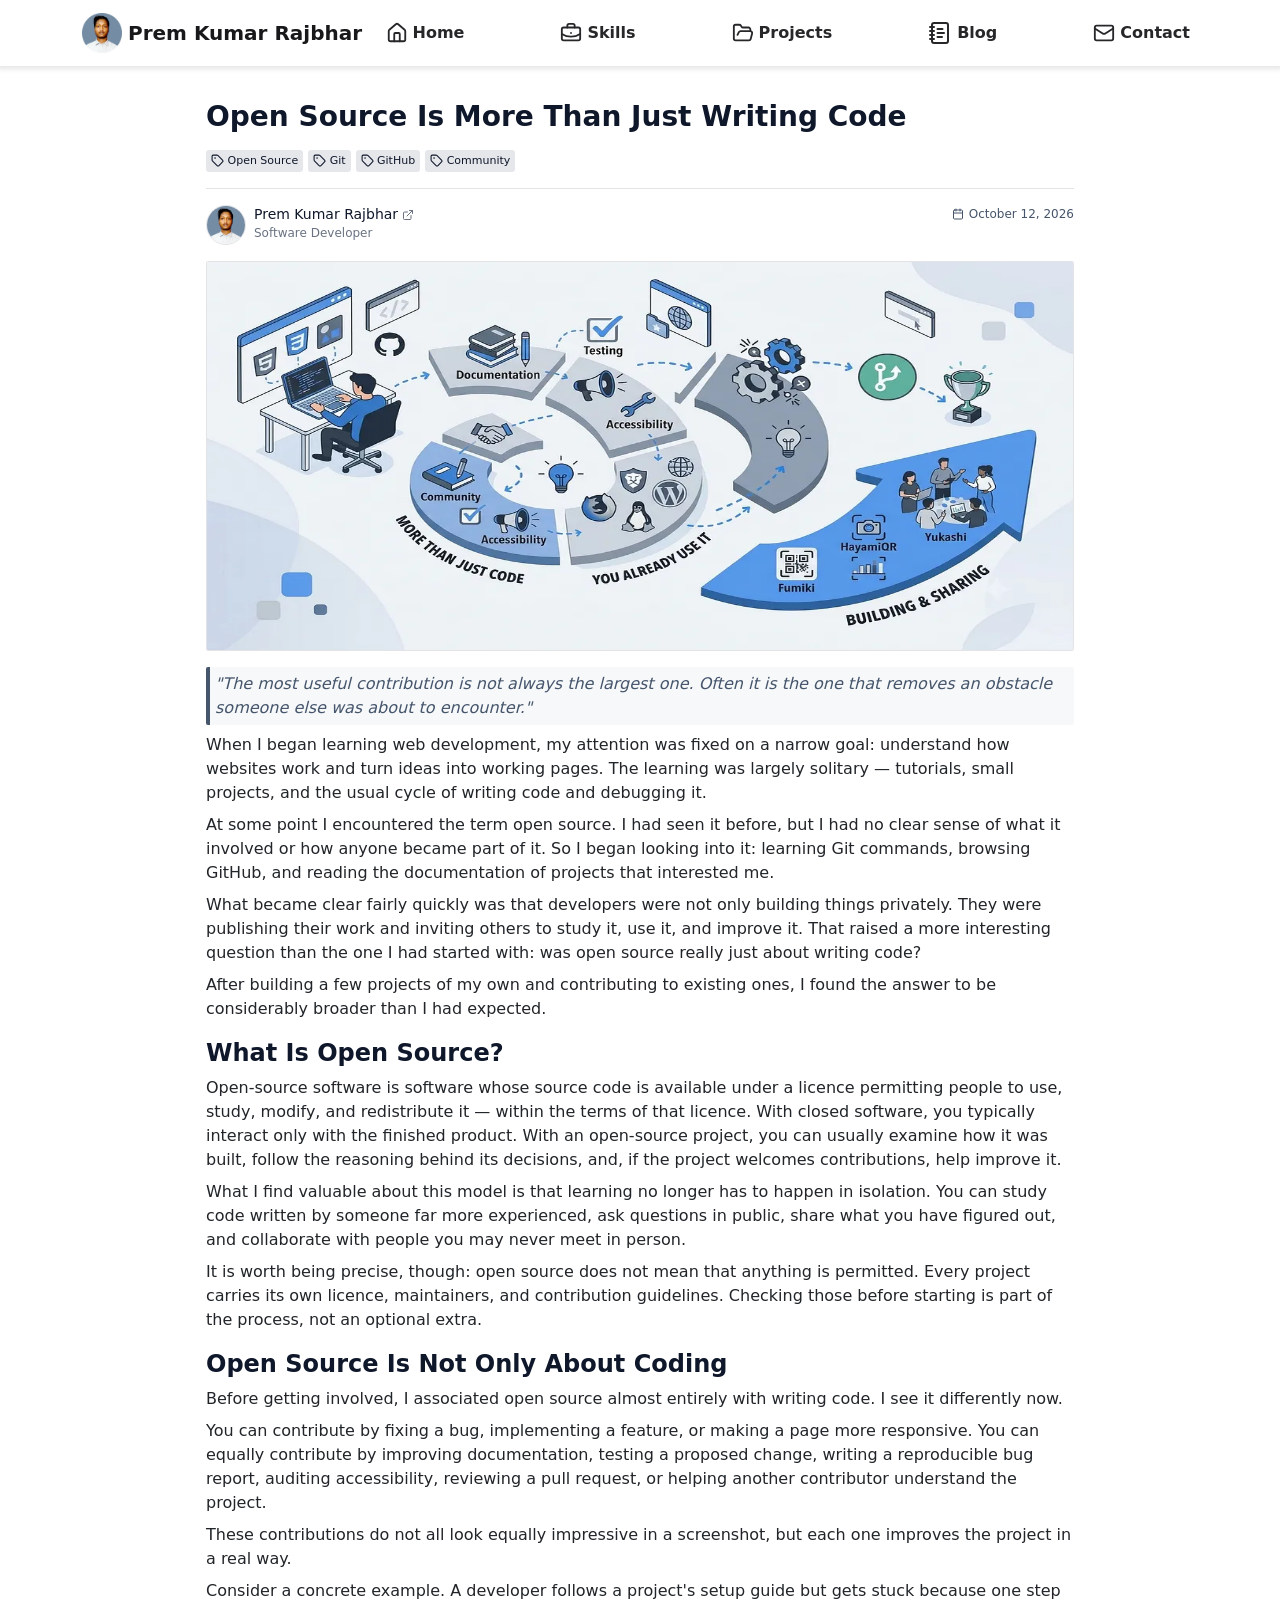
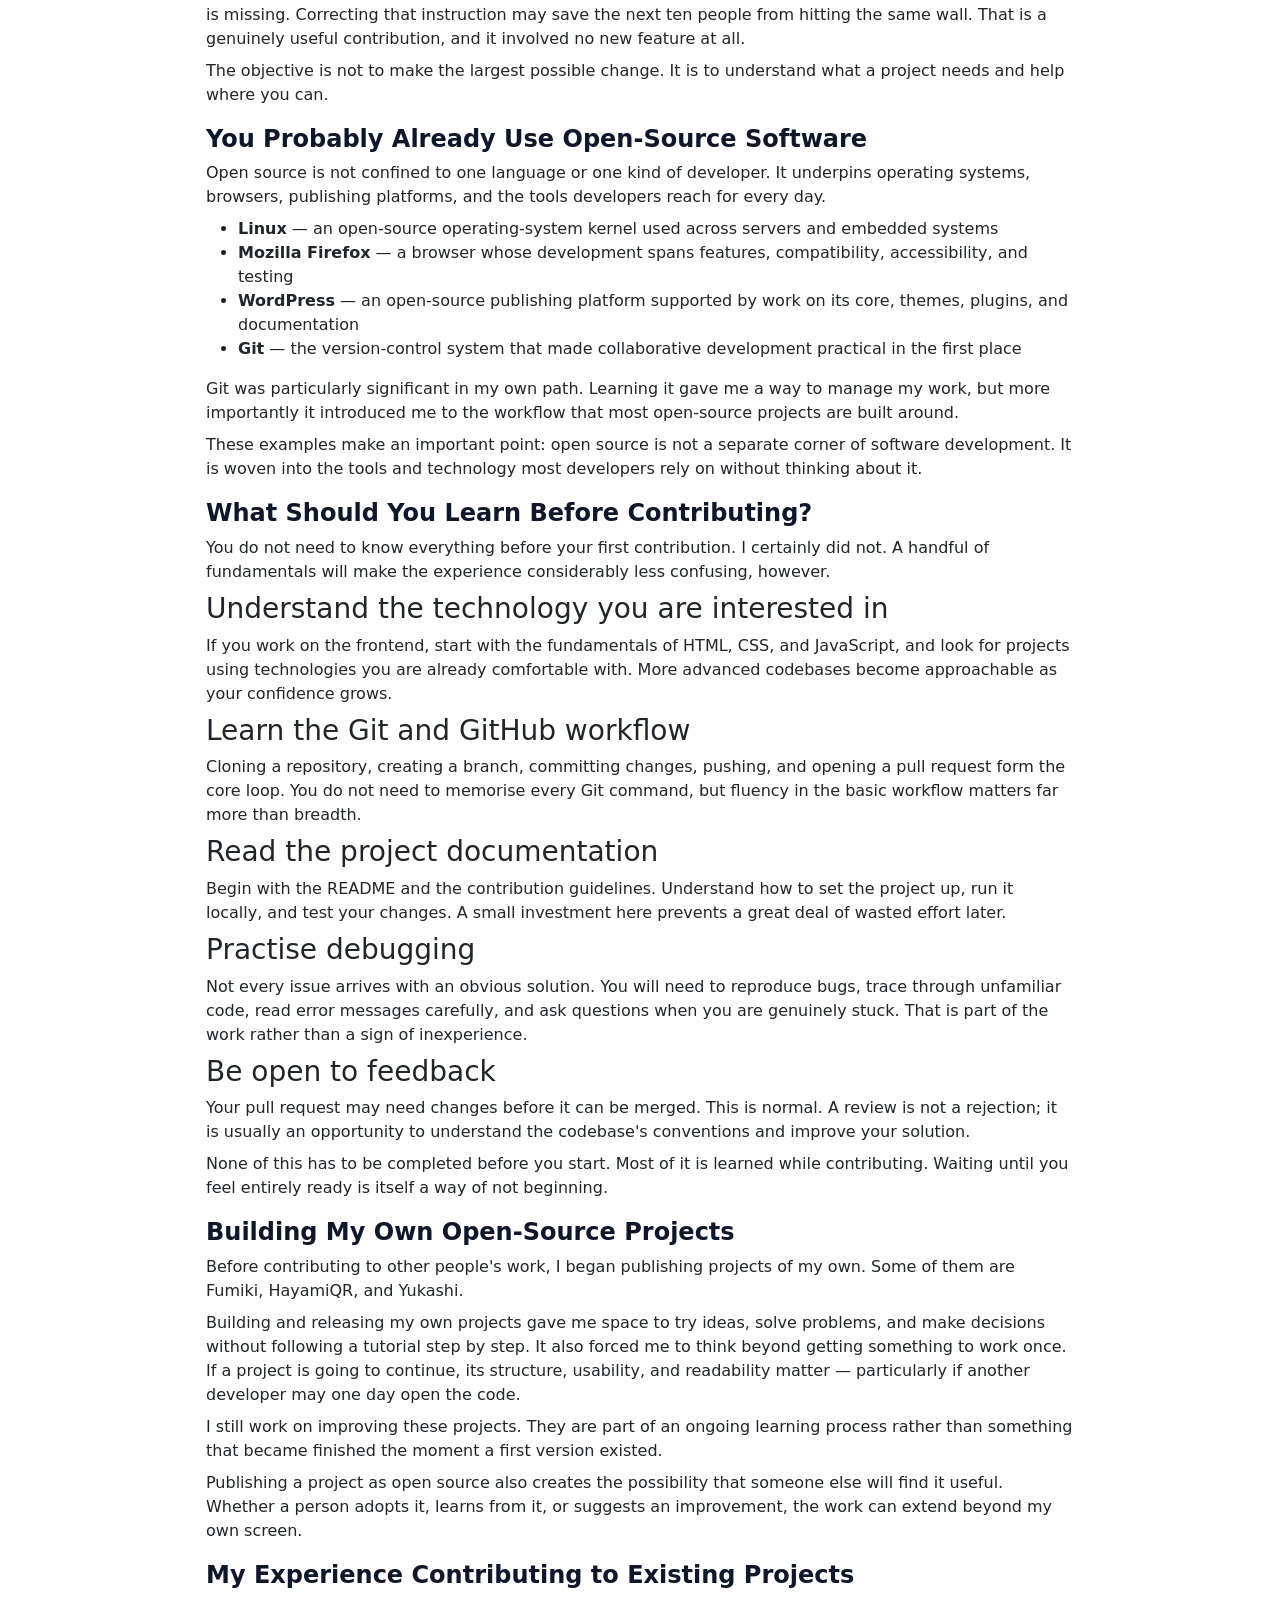
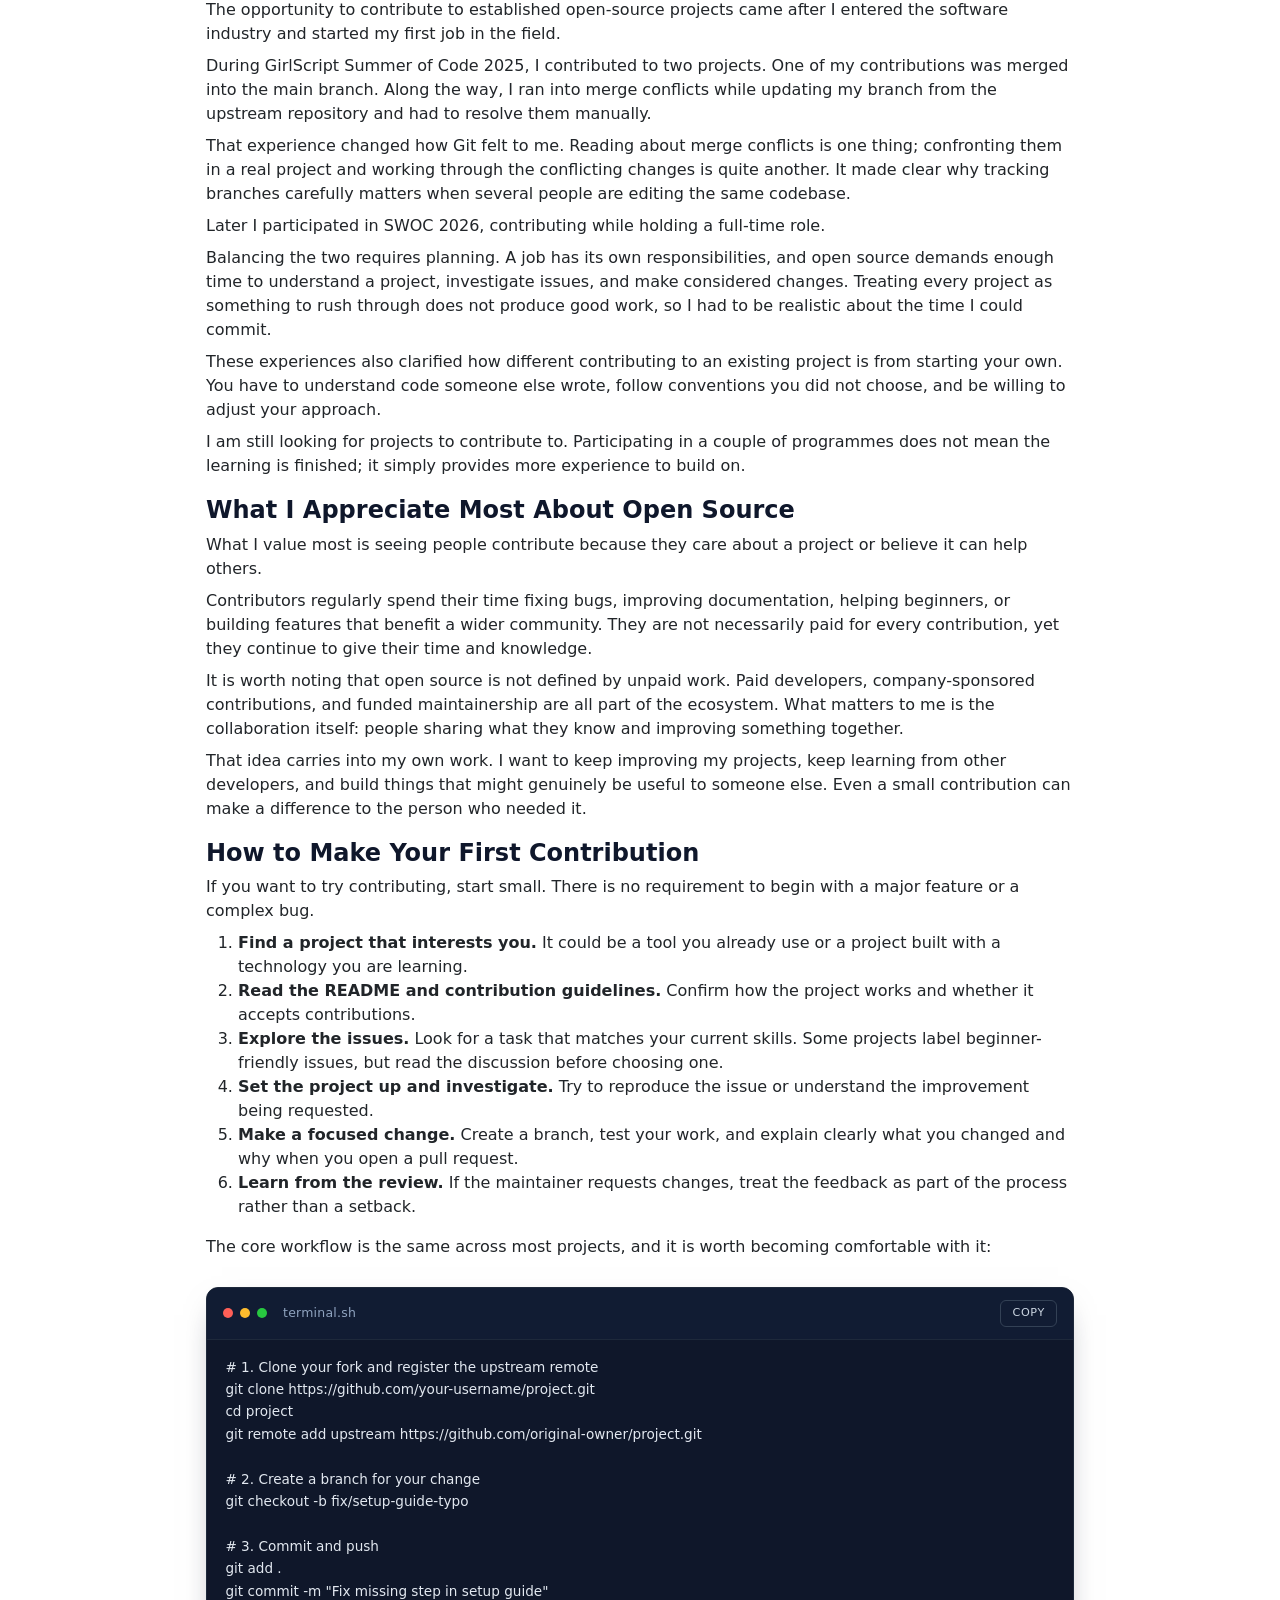
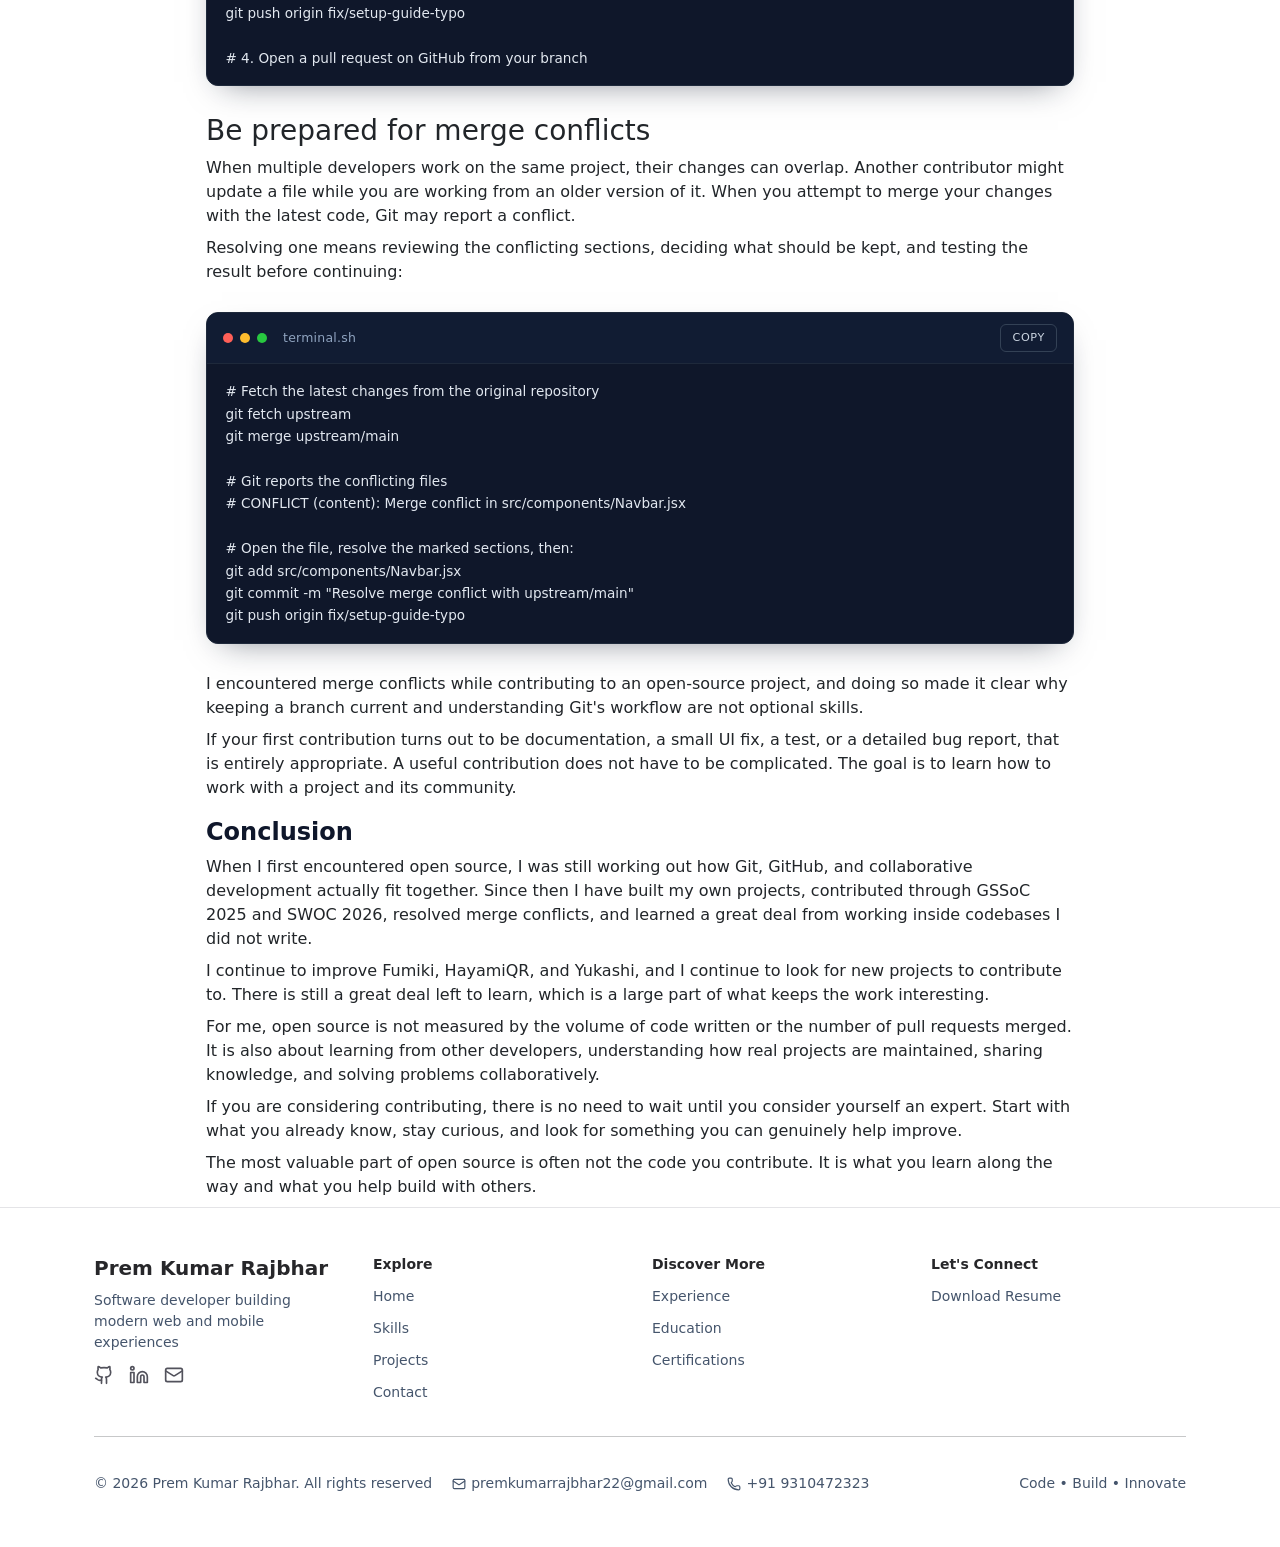
<file: blog/open-source-more-than-just-writing-code.html>
<!doctype html>
<html lang="en">
  <head>
    <meta charset="UTF-8" />
    <meta name="viewport" content="width=device-width, initial-scale=1.0" />
    <script
      async
      src="https://www.googletagmanager.com/gtag/js?id=G-1K4VTWJBCJ"
    ></script>
    <script>
      window.dataLayer = window.dataLayer || [];
      function gtag() {
        dataLayer.push(arguments);
      }
      gtag("js", new Date());

      gtag("config", "G-1K4VTWJBCJ");
    </script>
    <title>
      Open Source Is More Than Just Writing Code | Contributing Guide
    </title>

    <link
      rel="shortcut icon"
      href="../assets/favicon/prem_kumar_rajbhar_favicon.ico"
      type="image/x-icon"
    />

    <link
      rel="canonical"
      href="https://premkrrajbhar.github.io/prem_kumar_rajbhar/blog/open-source-more-than-just-writing-code.html"
    />

    <meta
      name="keywords"
      content="Open Source, Open Source Contribution, Git Workflow, GitHub Pull Request, Merge Conflicts, GSSoC, SWOC, Documentation Contribution, Open Source for Beginners, Software Development, Prem Kumar Rajbhar"
    />

    <meta
      name="description"
      content="Open source contributions extend well beyond code. A practical look at documentation, testing, reviews, Git workflows, merge conflicts, and what new contributors actually need to know."
    />

    <meta name="robots" content="index, follow" />
    <meta name="author" content="Prem Kumar Rajbhar" />
    <meta name="publisher" content="Prem Kumar Rajbhar" />

    <meta property="og:type" content="article" />
    <meta
      property="og:title"
      content="Open Source Is More Than Just Writing Code"
    />
    <meta
      property="og:description"
      content="What open source contribution actually involves — documentation, testing, reviews, Git workflows, and the skills that matter beyond writing code."
    />
    <meta
      property="og:url"
      content="https://premkrrajbhar.github.io/prem_kumar_rajbhar/blog/open-source-more-than-just-writing-code.html"
    />
    <meta property="og:site_name" content="Prem Kumar Rajbhar" />
    <meta
      property="og:image"
      content="https://premkrrajbhar.github.io/prem_kumar_rajbhar/assets/blogsImg/open-source-more-than-just-writing-code.webp"
    />
    <meta
      property="og:image:alt"
      content="Illustration of an open source development workflow with branching and pull requests"
    />
    <meta property="article:author" content="Prem Kumar Rajbhar" />
    <meta property="article:published_time" content="2026-10-12" />
    <meta property="article:section" content="Software Development" />
    <meta property="article:tag" content="Open Source" />
    <meta property="article:tag" content="Git" />
    <meta property="article:tag" content="GitHub" />
    <meta property="article:tag" content="Community" />

    <meta name="twitter:card" content="summary_large_image" />
    <meta
      name="twitter:title"
      content="Open Source Is More Than Just Writing Code"
    />
    <meta
      name="twitter:description"
      content="A practical guide to open source contribution — from documentation and testing to Git workflows and merge conflicts."
    />
    <meta
      name="twitter:image"
      content="https://premkrrajbhar.github.io/prem_kumar_rajbhar/assets/blogsImg/open-source-more-than-just-writing-code.webp"
    />

    <script type="application/ld+json">
      {
        "@context": "https://schema.org",
        "@type": "BlogPosting",
        "headline": "Open Source Is More Than Just Writing Code",
        "description": "Open source contributions extend well beyond code. A practical look at documentation, testing, code review, Git workflows, merge conflicts, and what new contributors actually need to know before their first pull request.",
        "image": "https://premkrrajbhar.github.io/prem_kumar_rajbhar/assets/blogsImg/open-source-more-than-just-writing-code.webp",
        "datePublished": "2026-10-12",
        "dateModified": "2026-10-12",
        "author": {
          "@type": "Person",
          "name": "Prem Kumar Rajbhar",
          "url": "https://premkrrajbhar.github.io/prem_kumar_rajbhar/"
        },
        "publisher": {
          "@type": "Person",
          "name": "Prem Kumar Rajbhar",
          "logo": {
            "@type": "ImageObject",
            "url": "https://premkrrajbhar.github.io/prem_kumar_rajbhar/assets/images/prem_kumar_rajbhar_profile_picture.webp"
          }
        },
        "mainEntityOfPage": {
          "@type": "WebPage",
          "@id": "https://premkrrajbhar.github.io/prem_kumar_rajbhar/blog/open-source-more-than-just-writing-code.html"
        },
        "keywords": [
          "Open Source",
          "Git",
          "GitHub",
          "Merge Conflicts",
          "Community",
          "Software Development"
        ],
        "articleSection": "Software Development",
        "inLanguage": "en",
        "wordCount": "1650"
      }
    </script>

    <link rel="stylesheet" href="../styles/bootstrap.min.css" />
    <link rel="stylesheet" href="../styles/common.css" />
    <link rel="stylesheet" href="../styles/blog.css" />
  </head>
  <body>
    <header>
      <nav class="navbar navbar-expand-lg fixed-top">
        <div class="container">
          <a class="navbar-brand profileDetails" href="../index.html">
            <img
              src="../assets/images/prem_kumar_rajbhar_profile_picture.webp"
              style="height: 40px"
              class="img-fluid"
              alt="Prem Kumar Rajbhar profile picture"
            />
            Prem Kumar Rajbhar
          </a>

          <button
            class="btn menu-toggle d-block d-lg-none"
            type="button"
            data-bs-toggle="offcanvas"
            data-bs-target="#offcanvasExample"
            aria-controls="offcanvasExample"
            aria-label="Open navigation menu"
          >
            <span></span>
            <span></span>
            <span></span>
          </button>

          <div class="collapse navbar-collapse" id="navbarSupportedContent">
            <ul class="navbar-nav ms-auto mb-2 mb-lg-0 navbarLinks">
              <li class="nav-item">
                <a class="nav-link" aria-current="page" href="../index.html">
                  <svg
                    xmlns="http://www.w3.org/2000/svg"
                    width="22"
                    height="22"
                    viewBox="0 0 24 24"
                    fill="none"
                    stroke="currentColor"
                    stroke-width="2"
                    stroke-linecap="round"
                    stroke-linejoin="round"
                    class="lucide lucide-house"
                    aria-hidden="true"
                  >
                    <path d="M15 21v-8a1 1 0 0 0-1-1h-4a1 1 0 0 0-1 1v8"></path>
                    <path
                      d="M3 10a2 2 0 0 1 .709-1.528l7-5.999a2 2 0 0 1 2.582 0l7 5.999A2 2 0 0 1 21 10v9a2 2 0 0 1-2 2H5a2 2 0 0 1-2-2z"
                    ></path>
                  </svg>
                  Home</a
                >
              </li>
              <li class="nav-item">
                <a class="nav-link" href="../skills.html">
                  <svg
                    xmlns="http://www.w3.org/2000/svg"
                    width="22"
                    height="22"
                    viewBox="0 0 24 24"
                    fill="none"
                    stroke="currentColor"
                    stroke-width="2"
                    stroke-linecap="round"
                    stroke-linejoin="round"
                    class="lucide lucide-briefcase-business"
                    aria-hidden="true"
                  >
                    <path d="M12 12h.01"></path>
                    <path d="M16 6V4a2 2 0 0 0-2-2h-4a2 2 0 0 0-2 2v2"></path>
                    <path d="M22 13a18.15 18.15 0 0 1-20 0"></path>
                    <rect width="20" height="14" x="2" y="6" rx="2"></rect>
                  </svg>
                  Skills</a
                >
              </li>
              <li class="nav-item">
                <a class="nav-link" href="../projects.html">
                  <svg
                    xmlns="http://www.w3.org/2000/svg"
                    width="22"
                    height="22"
                    viewBox="0 0 24 24"
                    fill="none"
                    stroke="currentColor"
                    stroke-width="2"
                    stroke-linecap="round"
                    stroke-linejoin="round"
                    class="lucide lucide-folder-open"
                    aria-hidden="true"
                  >
                    <path
                      d="m6 14 1.5-2.9A2 2 0 0 1 9.24 10H20a2 2 0 0 1 1.94 2.5l-1.54 6a2 2 0 0 1-1.95 1.5H4a2 2 0 0 1-2-2V5a2 2 0 0 1 2-2h3.9a2 2 0 0 1 1.69.9l.81 1.2a2 2 0 0 0 1.67.9H18a2 2 0 0 1 2 2v2"
                    ></path>
                  </svg>
                  Projects
                </a>
              </li>

              <li class="nav-item">
                <a class="nav-link" href="../blog.html">
                  <svg
                    xmlns="http://www.w3.org/2000/svg"
                    width="24"
                    height="24"
                    viewBox="0 0 24 24"
                    fill="none"
                    stroke="currentColor"
                    stroke-width="2"
                    stroke-linecap="round"
                    stroke-linejoin="round"
                    class="lucide lucide-notebook-text w-5 h-5 mb-0.5"
                    aria-hidden="true"
                  >
                    <path d="M2 6h4"></path>
                    <path d="M2 10h4"></path>
                    <path d="M2 14h4"></path>
                    <path d="M2 18h4"></path>
                    <rect width="16" height="20" x="4" y="2" rx="2"></rect>
                    <path d="M9.5 8h5"></path>
                    <path d="M9.5 12H16"></path>
                    <path d="M9.5 16H14"></path>
                  </svg>
                  Blog
                </a>
              </li>

              <li class="nav-item">
                <a class="nav-link" href="../contact.html">
                  <svg
                    xmlns="http://www.w3.org/2000/svg"
                    width="22"
                    height="22"
                    viewBox="0 0 24 24"
                    fill="none"
                    stroke="currentColor"
                    stroke-width="2"
                    stroke-linecap="round"
                    stroke-linejoin="round"
                    class="lucide lucide-mail"
                    aria-hidden="true"
                  >
                    <path d="m22 7-8.991 5.727a2 2 0 0 1-2.009 0L2 7"></path>
                    <rect x="2" y="4" width="20" height="16" rx="2"></rect>
                  </svg>
                  Contact
                </a>
              </li>
            </ul>
          </div>
        </div>
      </nav>
      <div
        class="offcanvas offcanvas-start"
        tabindex="-1"
        id="offcanvasExample"
        aria-labelledby="offcanvasExampleLabel"
      >
        <div
          class="offcanvas-body mobileOffCanvasCard text-start offCanvasBodyContainer"
        >
          <div class="offcanvasHeader">
            <h2 class="offcanvas-title" id="offcanvasExampleLabel">
              Announcements
            </h2>
            <p class="offcanTxt">Latest updates and project highlights</p>
          </div>

          <div class="card mb-3">
            <div class="card-body">
              <div class="cardHeaderBox">
                <div class="svgBox">
                  <svg
                    xmlns="http://www.w3.org/2000/svg"
                    width="24"
                    height="24"
                    viewBox="0 0 24 24"
                    fill="none"
                    stroke="currentColor"
                    stroke-width="2"
                    stroke-linecap="round"
                    stroke-linejoin="round"
                    class="lucide lucide-calendar-days w-5 h-5"
                    aria-hidden="true"
                  >
                    <path d="M8 2v4"></path>
                    <path d="M16 2v4"></path>
                    <rect width="18" height="18" x="3" y="4" rx="2"></rect>
                    <path d="M3 10h18"></path>
                    <path d="M8 14h.01"></path>
                    <path d="M12 14h.01"></path>
                    <path d="M16 14h.01"></path>
                    <path d="M8 18h.01"></path>
                    <path d="M12 18h.01"></path>
                    <path d="M16 18h.01"></path>
                  </svg>
                </div>
                <h3 class="card-title offcanvasCardTitle">
                  Follow the Fumiki Journey
                </h3>
              </div>
              <p class="card-text offcanvasCardTxt">
                Discover an easier way to learn Markdown with step-by-step
                tutorials, syntax references, and hands-on examples built for
                developers.
              </p>

              <a
                href="https://premkrrajbhar.github.io/fumiki/"
                class="offCanvasCtaBtn"
              >
                Learn More
                <svg
                  xmlns="http://www.w3.org/2000/svg"
                  width="24"
                  height="24"
                  viewBox="0 0 24 24"
                  fill="none"
                  stroke="currentColor"
                  stroke-width="2"
                  stroke-linecap="round"
                  stroke-linejoin="round"
                  class="lucide lucide-move-right-icon lucide-move-right"
                  aria-hidden="true"
                >
                  <path d="M18 8L22 12L18 16"></path>
                  <path d="M2 12H22"></path>
                </svg>
              </a>
            </div>
          </div>

          <div class="card">
            <div class="card-body">
              <div class="cardHeaderBox">
                <div class="svgBox">
                  <svg
                    xmlns="http://www.w3.org/2000/svg"
                    width="24"
                    height="24"
                    viewBox="0 0 24 24"
                    fill="none"
                    stroke="currentColor"
                    stroke-width="2"
                    stroke-linecap="round"
                    stroke-linejoin="round"
                    class="lucide lucide-sparkles w-5 h-5"
                    aria-hidden="true"
                  >
                    <path
                      d="M9.937 15.5A2 2 0 0 0 8.5 14.063l-6.135-1.582a.5.5 0 0 1 0-.962L8.5 9.936A2 2 0 0 0 9.937 8.5l1.582-6.135a.5.5 0 0 1 .963 0L14.063 8.5A2 2 0 0 0 15.5 9.937l6.135 1.581a.5.5 0 0 1 0 .964L15.5 14.063a2 2 0 0 0-1.437 1.437l-1.582 6.135a.5.5 0 0 1-.963 0z"
                    ></path>
                    <path d="M20 3v4"></path>
                    <path d="M22 5h-4"></path>
                    <path d="M4 17v2"></path>
                    <path d="M5 18H3"></path>
                  </svg>
                </div>
                <h3 class="card-title offcanvasCardTitle">
                  Currently Building
                </h3>
              </div>
              <p class="card-text offcanvasCardTxt">
                Exploring new ideas in software development, frontend
                technologies, and mobile app development while building
                practical solutions that solve real-world problems and enhance
                user experiences.
              </p>

              <a
                href="https://github.com/premkrrajbhar"
                class="offCanvasCtaBtn"
              >
                Learn More
                <svg
                  xmlns="http://www.w3.org/2000/svg"
                  width="24"
                  height="24"
                  viewBox="0 0 24 24"
                  fill="none"
                  stroke="currentColor"
                  stroke-width="2"
                  stroke-linecap="round"
                  stroke-linejoin="round"
                  class="lucide lucide-move-right-icon lucide-move-right"
                  aria-hidden="true"
                >
                  <path d="M18 8L22 12L18 16"></path>
                  <path d="M2 12H22"></path>
                </svg>
              </a>
            </div>
          </div>
          <div class="mobileOffCanvasCtaBox">
            <a href="https://github.com/premkrrajbhar" class="githubBtn">
              <svg
                xmlns="http://www.w3.org/2000/svg"
                width="24"
                height="24"
                viewBox="0 0 24 24"
                fill="none"
                stroke="currentColor"
                stroke-width="2"
                stroke-linecap="round"
                stroke-linejoin="round"
                class="lucide lucide-github w-6 h-6"
                aria-hidden="true"
              >
                <path
                  d="M15 22v-4a4.8 4.8 0 0 0-1-3.5c3 0 6-2 6-5.5.08-1.25-.27-2.48-1-3.5.28-1.15.28-2.35 0-3.5 0 0-1 0-3 1.5-2.64-.5-5.36-.5-8 0C6 2 5 2 5 2c-.3 1.15-.3 2.35 0 3.5A5.403 5.403 0 0 0 4 9c0 3.5 3 5.5 6 5.5-.39.49-.68 1.05-.85 1.65-.17.6-.22 1.23-.15 1.85v4"
                ></path>
                <path d="M9 18c-4.51 2-5-2-7-2"></path>
              </svg>
              Visit Github
            </a>
            <div class="mobileCta">
              <a
                href="../assets/resume/prem_kumar_rajbhar.pdf"
                download
                class="resumeBtn"
              >
                <svg
                  xmlns="http://www.w3.org/2000/svg"
                  width="18"
                  height="18"
                  viewBox="0 0 24 24"
                  fill="none"
                  stroke="currentColor"
                  stroke-width="2"
                  stroke-linecap="round"
                  stroke-linejoin="round"
                  class="lucide lucide-download-icon lucide-download"
                  aria-hidden="true"
                >
                  <path d="M12 15V3"></path>
                  <path d="M21 15v4a2 2 0 0 1-2 2H5a2 2 0 0 1-2-2v-4"></path>
                  <path d="m7 10 5 5 5-5"></path>
                </svg>
                Download Resume
              </a>

              <a href="mailto:premkumarrajbhar22@gmail.com" class="contactBtn">
                <svg
                  xmlns="http://www.w3.org/2000/svg"
                  width="18"
                  height="18"
                  viewBox="0 0 24 24"
                  fill="none"
                  stroke="currentColor"
                  stroke-width="2"
                  stroke-linecap="round"
                  stroke-linejoin="round"
                  class="lucide lucide-mail-icon lucide-mail"
                  aria-hidden="true"
                >
                  <path d="m22 7-8.991 5.727a2 2 0 0 1-2.009 0L2 7"></path>
                  <rect x="2" y="4" width="20" height="16" rx="2"></rect>
                </svg>
                Contact Me
              </a>
            </div>
          </div>
        </div>
      </div>
    </header>

    <main>
      <article>
        <section class="blogHeader">
          <h1>Open Source Is More Than Just Writing Code</h1>

          <div class="blogInfo">
            <div class="tags">
              <span>
                <svg
                  xmlns="http://www.w3.org/2000/svg"
                  width="24"
                  height="24"
                  viewBox="0 0 24 24"
                  fill="none"
                  stroke="currentColor"
                  stroke-width="2"
                  stroke-linecap="round"
                  stroke-linejoin="round"
                  class="lucide lucide-tag-icon lucide-tag"
                  aria-hidden="true"
                >
                  <path
                    d="M12.586 2.586A2 2 0 0 0 11.172 2H4a2 2 0 0 0-2 2v7.172a2 2 0 0 0 .586 1.414l8.704 8.704a2.426 2.426 0 0 0 3.42 0l6.58-6.58a2.426 2.426 0 0 0 0-3.42z"
                  />
                  <circle cx="7.5" cy="7.5" r=".5" fill="currentColor" />
                </svg>
                Open Source</span
              >
              <span>
                <svg
                  xmlns="http://www.w3.org/2000/svg"
                  width="24"
                  height="24"
                  viewBox="0 0 24 24"
                  fill="none"
                  stroke="currentColor"
                  stroke-width="2"
                  stroke-linecap="round"
                  stroke-linejoin="round"
                  class="lucide lucide-tag-icon lucide-tag"
                  aria-hidden="true"
                >
                  <path
                    d="M12.586 2.586A2 2 0 0 0 11.172 2H4a2 2 0 0 0-2 2v7.172a2 2 0 0 0 .586 1.414l8.704 8.704a2.426 2.426 0 0 0 3.42 0l6.58-6.58a2.426 2.426 0 0 0 0-3.42z"
                  />
                  <circle cx="7.5" cy="7.5" r=".5" fill="currentColor" />
                </svg>
                Git</span
              >
              <span>
                <svg
                  xmlns="http://www.w3.org/2000/svg"
                  width="24"
                  height="24"
                  viewBox="0 0 24 24"
                  fill="none"
                  stroke="currentColor"
                  stroke-width="2"
                  stroke-linecap="round"
                  stroke-linejoin="round"
                  class="lucide lucide-tag-icon lucide-tag"
                  aria-hidden="true"
                >
                  <path
                    d="M12.586 2.586A2 2 0 0 0 11.172 2H4a2 2 0 0 0-2 2v7.172a2 2 0 0 0 .586 1.414l8.704 8.704a2.426 2.426 0 0 0 3.42 0l6.58-6.58a2.426 2.426 0 0 0 0-3.42z"
                  />
                  <circle cx="7.5" cy="7.5" r=".5" fill="currentColor" />
                </svg>
                GitHub</span
              >
              <span>
                <svg
                  xmlns="http://www.w3.org/2000/svg"
                  width="24"
                  height="24"
                  viewBox="0 0 24 24"
                  fill="none"
                  stroke="currentColor"
                  stroke-width="2"
                  stroke-linecap="round"
                  stroke-linejoin="round"
                  class="lucide lucide-tag-icon lucide-tag"
                  aria-hidden="true"
                >
                  <path
                    d="M12.586 2.586A2 2 0 0 0 11.172 2H4a2 2 0 0 0-2 2v7.172a2 2 0 0 0 .586 1.414l8.704 8.704a2.426 2.426 0 0 0 3.42 0l6.58-6.58a2.426 2.426 0 0 0 0-3.42z"
                  />
                  <circle cx="7.5" cy="7.5" r=".5" fill="currentColor" />
                </svg>
                Community</span
              >
            </div>
          </div>

          <div class="authorInfo">
            <div class="authDiv">
              <img
                src="../assets/images/prem_kumar_rajbhar_picture.webp"
                class="img-fluid"
                loading="lazy"
                alt="Profile picture of Prem Kumar Rajbhar"
              />
              <div class="authorNameDsg">
                <a href="https://www.linkedin.com/in/premkrrajbhar/">
                  Prem Kumar Rajbhar
                  <svg
                    xmlns="http://www.w3.org/2000/svg"
                    width="24"
                    height="24"
                    viewBox="0 0 24 24"
                    fill="none"
                    stroke="currentColor"
                    stroke-width="2"
                    stroke-linecap="round"
                    stroke-linejoin="round"
                    class="lucide lucide-external-link w-4 h-4 mr-2"
                    aria-hidden="true"
                  >
                    <path d="M15 3h6v6"></path>
                    <path d="M10 14 21 3"></path>
                    <path
                      d="M18 13v6a2 2 0 0 1-2 2H5a2 2 0 0 1-2-2V8a2 2 0 0 1 2-2h6"
                    ></path>
                  </svg>
                </a>
                <span>Software Developer</span>
              </div>
            </div>

            <div class="date">
              <time datetime="2026-10-12">
                <svg
                  xmlns="http://www.w3.org/2000/svg"
                  width="24"
                  height="24"
                  viewBox="0 0 24 24"
                  fill="none"
                  stroke="currentColor"
                  stroke-width="2"
                  stroke-linecap="round"
                  stroke-linejoin="round"
                  class="lucide lucide-calendar h-4 w-4"
                  aria-hidden="true"
                >
                  <path d="M8 2v4"></path>
                  <path d="M16 2v4"></path>
                  <rect width="18" height="18" x="3" y="4" rx="2"></rect>
                  <path d="M3 10h18"></path>
                </svg>
                October 12, 2026</time
              >
            </div>
          </div>
        </section>

        <section class="blogContent">
          <img
            src="../assets/blogsImg/open-source-more-than-just-writing-code.webp"
            class="img-fluid blogFirstImg"
            loading="lazy"
            alt="Illustration of an open source development workflow with branching and pull requests"
          />

          <p class="quoteTxt">
            "The most useful contribution is not always the largest one. Often it
            is the one that removes an obstacle someone else was about to
            encounter."
          </p>

          <p>
            When I began learning web development, my attention was fixed on a
            narrow goal: understand how websites work and turn ideas into
            working pages. The learning was largely solitary — tutorials,
            small projects, and the usual cycle of writing code and debugging
            it.
          </p>

          <p>
            At some point I encountered the term open source. I had seen it
            before, but I had no clear sense of what it involved or how anyone
            became part of it. So I began looking into it: learning Git
            commands, browsing GitHub, and reading the documentation of projects
            that interested me.
          </p>

          <p>
            What became clear fairly quickly was that developers were not only
            building things privately. They were publishing their work and
            inviting others to study it, use it, and improve it. That raised a
            more interesting question than the one I had started with: was open
            source really just about writing code?
          </p>

          <p>
            After building a few projects of my own and contributing to existing
            ones, I found the answer to be considerably broader than I had
            expected.
          </p>

          <h2>What Is Open Source?</h2>

          <p>
            Open-source software is software whose source code is available
            under a licence permitting people to use, study, modify, and
            redistribute it — within the terms of that licence. With closed
            software, you typically interact only with the finished product. With
            an open-source project, you can usually examine how it was built,
            follow the reasoning behind its decisions, and, if the project
            welcomes contributions, help improve it.
          </p>

          <p>
            What I find valuable about this model is that learning no longer has
            to happen in isolation. You can study code written by someone far more
            experienced, ask questions in public, share what you have figured
            out, and collaborate with people you may never meet in person.
          </p>

          <p>
            It is worth being precise, though: open source does not mean that
            anything is permitted. Every project carries its own licence,
            maintainers, and contribution guidelines. Checking those before
            starting is part of the process, not an optional extra.
          </p>

          <h2>Open Source Is Not Only About Coding</h2>

          <p>
            Before getting involved, I associated open source almost entirely
            with writing code. I see it differently now.
          </p>

          <p>
            You can contribute by fixing a bug, implementing a feature, or
            making a page more responsive. You can equally contribute by
            improving documentation, testing a proposed change, writing a
            reproducible bug report, auditing accessibility, reviewing a pull
            request, or helping another contributor understand the project.
          </p>

          <p>
            These contributions do not all look equally impressive in a
            screenshot, but each one improves the project in a real way.
          </p>

          <p>
            Consider a concrete example. A developer follows a project's setup
            guide but gets stuck because one step is missing. Correcting that
            instruction may save the next ten people from hitting the same wall.
            That is a genuinely useful contribution, and it involved no new
            feature at all.
          </p>

          <p>
            The objective is not to make the largest possible change. It is to
            understand what a project needs and help where you can.
          </p>

          <h2>You Probably Already Use Open-Source Software</h2>

          <p>
            Open source is not confined to one language or one kind of developer.
            It underpins operating systems, browsers, publishing platforms, and
            the tools developers reach for every day.
          </p>

          <ul>
            <li>
              <strong>Linux</strong> — an open-source operating-system kernel
              used across servers and embedded systems
            </li>
            <li>
              <strong>Mozilla Firefox</strong> — a browser whose development
              spans features, compatibility, accessibility, and testing
            </li>
            <li>
              <strong>WordPress</strong> — an open-source publishing platform
              supported by work on its core, themes, plugins, and documentation
            </li>
            <li>
              <strong>Git</strong> — the version-control system that made
              collaborative development practical in the first place
            </li>
          </ul>

          <p>
            Git was particularly significant in my own path. Learning it gave me
            a way to manage my work, but more importantly it introduced me to the
            workflow that most open-source projects are built around.
          </p>

          <p>
            These examples make an important point: open source is not a
            separate corner of software development. It is woven into the tools
            and technology most developers rely on without thinking about it.
          </p>

          <h2>What Should You Learn Before Contributing?</h2>

          <p>
            You do not need to know everything before your first contribution. I
            certainly did not. A handful of fundamentals will make the experience
            considerably less confusing, however.
          </p>

          <h3>Understand the technology you are interested in</h3>

          <p>
            If you work on the frontend, start with the fundamentals of HTML,
            CSS, and JavaScript, and look for projects using technologies you are
            already comfortable with. More advanced codebases become approachable
            as your confidence grows.
          </p>

          <h3>Learn the Git and GitHub workflow</h3>

          <p>
            Cloning a repository, creating a branch, committing changes, pushing,
            and opening a pull request form the core loop. You do not need to
            memorise every Git command, but fluency in the basic workflow matters
            far more than breadth.
          </p>

          <h3>Read the project documentation</h3>

          <p>
            Begin with the README and the contribution guidelines. Understand how
            to set the project up, run it locally, and test your changes. A small
            investment here prevents a great deal of wasted effort later.
          </p>

          <h3>Practise debugging</h3>

          <p>
            Not every issue arrives with an obvious solution. You will need to
            reproduce bugs, trace through unfamiliar code, read error messages
            carefully, and ask questions when you are genuinely stuck. That is
            part of the work rather than a sign of inexperience.
          </p>

          <h3>Be open to feedback</h3>

          <p>
            Your pull request may need changes before it can be merged. This is
            normal. A review is not a rejection; it is usually an opportunity to
            understand the codebase's conventions and improve your solution.
          </p>

          <p>
            None of this has to be completed before you start. Most of it is
            learned while contributing. Waiting until you feel entirely ready is
            itself a way of not beginning.
          </p>

          <h2>Building My Own Open-Source Projects</h2>

          <p>
            Before contributing to other people's work, I began publishing
            projects of my own. Some of them are Fumiki, HayamiQR, and Yukashi.
          </p>

          <p>
            Building and releasing my own projects gave me space to try ideas,
            solve problems, and make decisions without following a tutorial step
            by step. It also forced me to think beyond getting something to work
            once. If a project is going to continue, its structure, usability, and
            readability matter — particularly if another developer may one day
            open the code.
          </p>

          <p>
            I still work on improving these projects. They are part of an
            ongoing learning process rather than something that became finished
            the moment a first version existed.
          </p>

          <p>
            Publishing a project as open source also creates the possibility that
            someone else will find it useful. Whether a person adopts it, learns
            from it, or suggests an improvement, the work can extend beyond my own
            screen.
          </p>

          <h2>My Experience Contributing to Existing Projects</h2>

          <p>
            The opportunity to contribute to established open-source projects
            came after I entered the software industry and started my first job in
            the field.
          </p>

          <p>
            During GirlScript Summer of Code 2025, I contributed to two projects.
            One of my contributions was merged into the main branch. Along the
            way, I ran into merge conflicts while updating my branch from the
            upstream repository and had to resolve them manually.
          </p>

          <p>
            That experience changed how Git felt to me. Reading about merge
            conflicts is one thing; confronting them in a real project and working
            through the conflicting changes is quite another. It made clear why
            tracking branches carefully matters when several people are editing
            the same codebase.
          </p>

          <p>
            Later I participated in SWOC 2026, contributing while holding a
            full-time role.
          </p>

          <p>
            Balancing the two requires planning. A job has its own
            responsibilities, and open source demands enough time to understand a
            project, investigate issues, and make considered changes. Treating
            every project as something to rush through does not produce good
            work, so I had to be realistic about the time I could commit.
          </p>

          <p>
            These experiences also clarified how different contributing to an
            existing project is from starting your own. You have to understand
            code someone else wrote, follow conventions you did not choose, and be
            willing to adjust your approach.
          </p>

          <p>
            I am still looking for projects to contribute to. Participating in a
            couple of programmes does not mean the learning is finished; it simply
            provides more experience to build on.
          </p>

          <h2>What I Appreciate Most About Open Source</h2>

          <p>
            What I value most is seeing people contribute because they care about
            a project or believe it can help others.
          </p>

          <p>
            Contributors regularly spend their time fixing bugs, improving
            documentation, helping beginners, or building features that benefit a
            wider community. They are not necessarily paid for every contribution,
            yet they continue to give their time and knowledge.
          </p>

          <p>
            It is worth noting that open source is not defined by unpaid work.
            Paid developers, company-sponsored contributions, and funded
            maintainership are all part of the ecosystem. What matters to me is the
            collaboration itself: people sharing what they know and improving
            something together.
          </p>

          <p>
            That idea carries into my own work. I want to keep improving my
            projects, keep learning from other developers, and build things that
            might genuinely be useful to someone else. Even a small contribution
            can make a difference to the person who needed it.
          </p>

          <h2>How to Make Your First Contribution</h2>

          <p>
            If you want to try contributing, start small. There is no requirement
            to begin with a major feature or a complex bug.
          </p>

          <ol>
            <li>
              <strong>Find a project that interests you.</strong> It could be a
              tool you already use or a project built with a technology you are
              learning.
            </li>
            <li>
              <strong>Read the README and contribution guidelines.</strong> Confirm
              how the project works and whether it accepts contributions.
            </li>
            <li>
              <strong>Explore the issues.</strong> Look for a task that matches
              your current skills. Some projects label beginner-friendly issues,
              but read the discussion before choosing one.
            </li>
            <li>
              <strong>Set the project up and investigate.</strong> Try to reproduce
              the issue or understand the improvement being requested.
            </li>
            <li>
              <strong>Make a focused change.</strong> Create a branch, test your
              work, and explain clearly what you changed and why when you open a
              pull request.
            </li>
            <li>
              <strong>Learn from the review.</strong> If the maintainer requests
              changes, treat the feedback as part of the process rather than a
              setback.
            </li>
          </ol>

          <p>
            The core workflow is the same across most projects, and it is worth
            becoming comfortable with it:
          </p>

          <div class="codeBlock">
            <div class="codeHeader">
              <span>terminal.sh</span>
            </div>
            <div class="codeScroll">
              <pre><code># 1. Clone your fork and register the upstream remote
git clone https://github.com/your-username/project.git
cd project
git remote add upstream https://github.com/original-owner/project.git

# 2. Create a branch for your change
git checkout -b fix/setup-guide-typo

# 3. Commit and push
git add .
git commit -m "Fix missing step in setup guide"
git push origin fix/setup-guide-typo

# 4. Open a pull request on GitHub from your branch</code></pre>
            </div>
          </div>

          <h3>Be prepared for merge conflicts</h3>

          <p>
            When multiple developers work on the same project, their changes can
            overlap. Another contributor might update a file while you are working
            from an older version of it. When you attempt to merge your changes
            with the latest code, Git may report a conflict.
          </p>

          <p>
            Resolving one means reviewing the conflicting sections, deciding what
            should be kept, and testing the result before continuing:
          </p>

          <div class="codeBlock">
            <div class="codeHeader">
              <span>terminal.sh</span>
            </div>
            <div class="codeScroll">
              <pre><code># Fetch the latest changes from the original repository
git fetch upstream
git merge upstream/main

# Git reports the conflicting files
# CONFLICT (content): Merge conflict in src/components/Navbar.jsx

# Open the file, resolve the marked sections, then:
git add src/components/Navbar.jsx
git commit -m "Resolve merge conflict with upstream/main"
git push origin fix/setup-guide-typo</code></pre>
            </div>
          </div>

          <p>
            I encountered merge conflicts while contributing to an open-source
            project, and doing so made it clear why keeping a branch current and
            understanding Git's workflow are not optional skills.
          </p>

          <p>
            If your first contribution turns out to be documentation, a small UI
            fix, a test, or a detailed bug report, that is entirely appropriate. A
            useful contribution does not have to be complicated. The goal is to
            learn how to work with a project and its community.
          </p>

          <h2>Conclusion</h2>

          <p>
            When I first encountered open source, I was still working out how Git,
            GitHub, and collaborative development actually fit together. Since
            then I have built my own projects, contributed through GSSoC 2025 and
            SWOC 2026, resolved merge conflicts, and learned a great deal from
            working inside codebases I did not write.
          </p>

          <p>
            I continue to improve Fumiki, HayamiQR, and Yukashi, and I continue
            to look for new projects to contribute to. There is still a great deal
            left to learn, which is a large part of what keeps the work
            interesting.
          </p>

          <p>
            For me, open source is not measured by the volume of code written or
            the number of pull requests merged. It is also about learning from
            other developers, understanding how real projects are maintained,
            sharing knowledge, and solving problems collaboratively.
          </p>

          <p>
            If you are considering contributing, there is no need to wait until
            you consider yourself an expert. Start with what you already know,
            stay curious, and look for something you can genuinely help improve.
          </p>

          <p>
            The most valuable part of open source is often not the code you
            contribute. It is what you learn along the way and what you help build
            with others.
          </p>
        </section>
      </article>

      <section
        class="stickyFooter fixed-bottom d-block d-md-none"
        aria-label="Mobile quick navigation"
      >
        <div class="container">
          <div class="row">
            <div class="stickyFooterBox">
              <ul>
                <li>
                  <a href="../index.html">
                    <svg
                      xmlns="http://www.w3.org/2000/svg"
                      width="22"
                      height="22"
                      viewBox="0 0 24 24"
                      fill="none"
                      stroke="currentColor"
                      stroke-width="2"
                      stroke-linecap="round"
                      stroke-linejoin="round"
                      class="lucide lucide-house"
                      aria-hidden="true"
                    >
                      <path
                        d="M15 21v-8a1 1 0 0 0-1-1h-4a1 1 0 0 0-1 1v8"
                      ></path>
                      <path
                        d="M3 10a2 2 0 0 1 .709-1.528l7-5.999a2 2 0 0 1 2.582 0l7 5.999A2 2 0 0 1 21 10v9a2 2 0 0 1-2 2H5a2 2 0 0 1-2-2z"
                      ></path>
                    </svg>
                    Home
                  </a>
                </li>

                <li>
                  <a href="../skills.html">
                    <svg
                      xmlns="http://www.w3.org/2000/svg"
                      width="22"
                      height="22"
                      viewBox="0 0 24 24"
                      fill="none"
                      stroke="currentColor"
                      stroke-width="2"
                      stroke-linecap="round"
                      stroke-linejoin="round"
                      class="lucide lucide-briefcase-business"
                      aria-hidden="true"
                    >
                      <path d="M12 12h.01"></path>
                      <path d="M16 6V4a2 2 0 0 0-2-2h-4a2 2 0 0 0-2 2v2"></path>
                      <path d="M22 13a18.15 18.15 0 0 1-20 0"></path>
                      <rect width="20" height="14" x="2" y="6" rx="2"></rect>
                    </svg>
                    Skills
                  </a>
                </li>

                <li>
                  <a href="../projects.html">
                    <svg
                      xmlns="http://www.w3.org/2000/svg"
                      width="22"
                      height="22"
                      viewBox="0 0 24 24"
                      fill="none"
                      stroke="currentColor"
                      stroke-width="2"
                      stroke-linecap="round"
                      stroke-linejoin="round"
                      class="lucide lucide-folder-open"
                      aria-hidden="true"
                    >
                      <path
                        d="m6 14 1.5-2.9A2 2 0 0 1 9.24 10H20a2 2 0 0 1 1.94 2.5l-1.54 6a2 2 0 0 1-1.95 1.5H4a2 2 0 0 1-2-2V5a2 2 0 0 1 2-2h3.9a2 2 0 0 1 1.69.9l.81 1.2a2 2 0 0 0 1.67.9H18a2 2 0 0 1 2 2v2"
                      ></path>
                    </svg>
                    Projects
                  </a>
                </li>

                <li>
                  <a href="../blog.html">
                    <svg
                      xmlns="http://www.w3.org/2000/svg"
                      width="24"
                      height="24"
                      viewBox="0 0 24 24"
                      fill="none"
                      stroke="currentColor"
                      stroke-width="2"
                      stroke-linecap="round"
                      stroke-linejoin="round"
                      class="lucide lucide-notebook-text w-5 h-5 mb-0.5"
                      aria-hidden="true"
                    >
                      <path d="M2 6h4"></path>
                      <path d="M2 10h4"></path>
                      <path d="M2 14h4"></path>
                      <path d="M2 18h4"></path>
                      <rect width="16" height="20" x="4" y="2" rx="2"></rect>
                      <path d="M9.5 8h5"></path>
                      <path d="M9.5 12H16"></path>
                      <path d="M9.5 16H14"></path>
                    </svg>
                    Blog
                  </a>
                </li>

                <li>
                  <a href="../contact.html">
                    <svg
                      xmlns="http://www.w3.org/2000/svg"
                      width="22"
                      height="22"
                      viewBox="0 0 24 24"
                      fill="none"
                      stroke="currentColor"
                      stroke-width="2"
                      stroke-linecap="round"
                      stroke-linejoin="round"
                      class="lucide lucide-mail"
                      aria-hidden="true"
                    >
                      <path d="m22 7-8.991 5.727a2 2 0 0 1-2.009 0L2 7"></path>
                      <rect x="2" y="4" width="20" height="16" rx="2"></rect>
                    </svg>
                    Contact
                  </a>
                </li>
              </ul>
            </div>
          </div>
        </div>
      </section>
    </main>

    <footer>
      <div class="container">
        <div class="row">
          <div class="col-12 col-md-3 footerIntro">
            <h2>Prem Kumar Rajbhar</h2>
            <p>
              Software developer building modern
              <br class="d-block d-md-none" />
              web and mobile experiences
            </p>
            <ul class="footerSocialIcons">
              <li>
                <a
                  href="https://github.com/premkrrajbhar"
                  aria-label="Prem Kumar Rajbhar on GitHub"
                >
                  <svg
                    xmlns="http://www.w3.org/2000/svg"
                    width="24"
                    height="24"
                    viewBox="0 0 24 24"
                    fill="none"
                    stroke="currentColor"
                    stroke-width="2"
                    stroke-linecap="round"
                    stroke-linejoin="round"
                    class="lucide lucide-github w-6 h-6"
                    aria-hidden="true"
                  >
                    <path
                      d="M15 22v-4a4.8 4.8 0 0 0-1-3.5c3 0 6-2 6-5.5.08-1.25-.27-2.48-1-3.5.28-1.15.28-2.35 0-3.5 0 0-1 0-3 1.5-2.64-.5-5.36-.5-8 0C6 2 5 2 5 2c-.3 1.15-.3 2.35 0 3.5A5.403 5.403 0 0 0 4 9c0 3.5 3 5.5 6 5.5-.39.49-.68 1.05-.85 1.65-.17.6-.22 1.23-.15 1.85v4"
                    ></path>
                    <path d="M9 18c-4.51 2-5-2-7-2"></path>
                  </svg>
                </a>
              </li>

              <li>
                <a
                  href="https://www.linkedin.com/in/premkrrajbhar/"
                  aria-label="Prem Kumar Rajbhar on LinkedIn"
                >
                  <svg
                    xmlns="http://www.w3.org/2000/svg"
                    width="24"
                    height="24"
                    viewBox="0 0 24 24"
                    fill="none"
                    stroke="currentColor"
                    stroke-width="2"
                    stroke-linecap="round"
                    stroke-linejoin="round"
                    class="lucide lucide-linkedin w-6 h-6"
                    aria-hidden="true"
                  >
                    <path
                      d="M16 8a6 6 0 0 1 6 6v7h-4v-7a2 2 0 0 0-2-2 2 2 0 0 0-2 2v7h-4v-7a6 6 0 0 1 6-6z"
                    ></path>
                    <rect width="4" height="12" x="2" y="9"></rect>
                    <circle cx="4" cy="4" r="2"></circle>
                  </svg>
                </a>
              </li>

              <li>
                <a
                  href="mailto:premkumarrajbhar22@gmail.com"
                  aria-label="Email Prem Kumar Rajbhar"
                >
                  <svg
                    xmlns="http://www.w3.org/2000/svg"
                    width="24"
                    height="24"
                    viewBox="0 0 24 24"
                    fill="none"
                    stroke="currentColor"
                    stroke-width="2"
                    stroke-linecap="round"
                    stroke-linejoin="round"
                    class="lucide lucide-mail w-6 h-6"
                    aria-hidden="true"
                  >
                    <path d="m22 7-8.991 5.727a2 2 0 0 1-2.009 0L2 7"></path>
                    <rect x="2" y="4" width="20" height="16" rx="2"></rect>
                  </svg>
                </a>
              </li>
            </ul>
          </div>
          <div class="col-12 col-md-3">
            <h4>Explore</h4>
            <ul class="footerLinks">
              <li>
                <a href="../index.html">Home</a>
              </li>
              <li>
                <a href="../skills.html">Skills</a>
              </li>
              <li>
                <a href="../projects.html">Projects</a>
              </li>
              <li>
                <a href="../contact.html">Contact</a>
              </li>
            </ul>
          </div>
          <div class="col-12 col-md-3">
            <h4>Discover More</h4>
            <ul class="footerLinks">
              <li>
                <a href="../index.html#workExperience">Experience</a>
              </li>
              <li>
                <a href="../index.html#academicBackground">Education</a>
              </li>
              <li>
                <a href="../index.html#certifications">Certifications</a>
              </li>
            </ul>
          </div>
          <div class="col-12 col-md-3">
            <h4>Let's Connect</h4>
            <ul class="footerLinks">
              <li>
                <a href="../assets/resume/prem_kumar_rajbhar.pdf" download
                  >Download Resume</a
                >
              </li>
            </ul>
          </div>
        </div>

        <hr />

        <div class="footerBottom">
          <div class="leftTxt">
            <ul>
              <li>
                <p>&copy; 2026 Prem Kumar Rajbhar. All rights reserved</p>
              </li>
              <li>
                <a href="mailto:premkumarrajbhar22@gmail.com">
                  <svg
                    xmlns="http://www.w3.org/2000/svg"
                    width="24"
                    height="24"
                    viewBox="0 0 24 24"
                    fill="none"
                    stroke="currentColor"
                    stroke-width="2"
                    stroke-linecap="round"
                    stroke-linejoin="round"
                    class="lucide lucide-mail w-6 h-6"
                    aria-hidden="true"
                  >
                    <path d="m22 7-8.991 5.727a2 2 0 0 1-2.009 0L2 7"></path>
                    <rect x="2" y="4" width="20" height="16" rx="2"></rect>
                  </svg>
                  premkumarrajbhar22@gmail.com
                </a>
              </li>

              <li>
                <a href="tel:+919310472323">
                  <svg
                    xmlns="http://www.w3.org/2000/svg"
                    width="14"
                    height="14"
                    viewBox="0 0 24 24"
                    fill="none"
                    stroke="currentColor"
                    stroke-width="2"
                    stroke-linecap="round"
                    stroke-linejoin="round"
                    class="lucide lucide-phone"
                    aria-hidden="true"
                  >
                    <path
                      d="M13.832 16.568a1 1 0 0 0 1.213-.303l.355-.465A2 2 0 0 1 17 15h3a2 2 0 0 1 2 2v3a2 2 0 0 1-2 2A18 18 0 0 1 2 4a2 2 0 0 1 2-2h3a2 2 0 0 1 2 2v3a2 2 0 0 1-.8 1.6l-.468.351a1 1 0 0 0-.292 1.233 14 14 0 0 0 6.392 6.384"
                    ></path>
                  </svg>
                  +91 9310472323
                </a>
              </li>
            </ul>
          </div>

          <div class="rightTxt d-none d-md-block">
            <ul>
              <li>Code &bull; Build &bull; Innovate</li>
            </ul>
          </div>
        </div>
      </div>
    </footer>

    <script src="../scripts/bootstrap.bundle.min.js"></script>
    <script src="../scripts/aos.js"></script>
    <script src="../scripts/main.js"></script>
  </body>
</html>
</file>
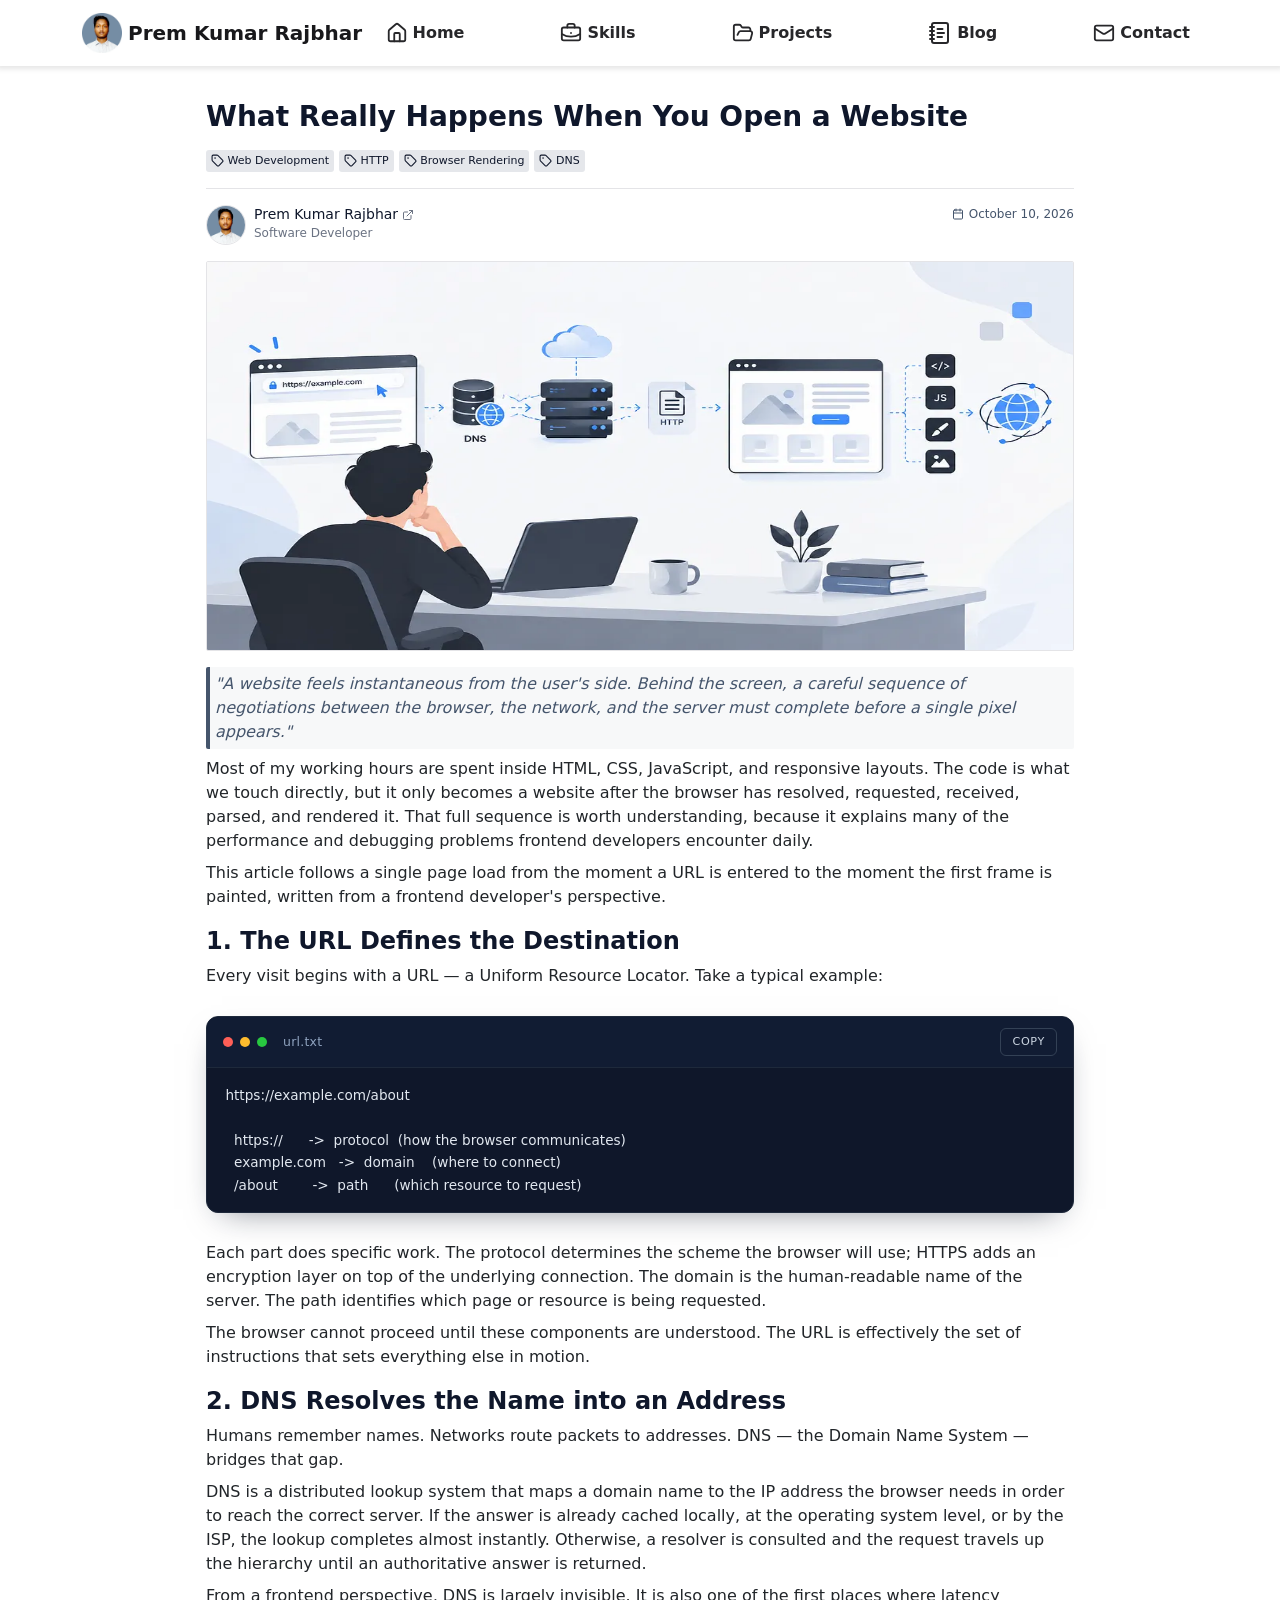
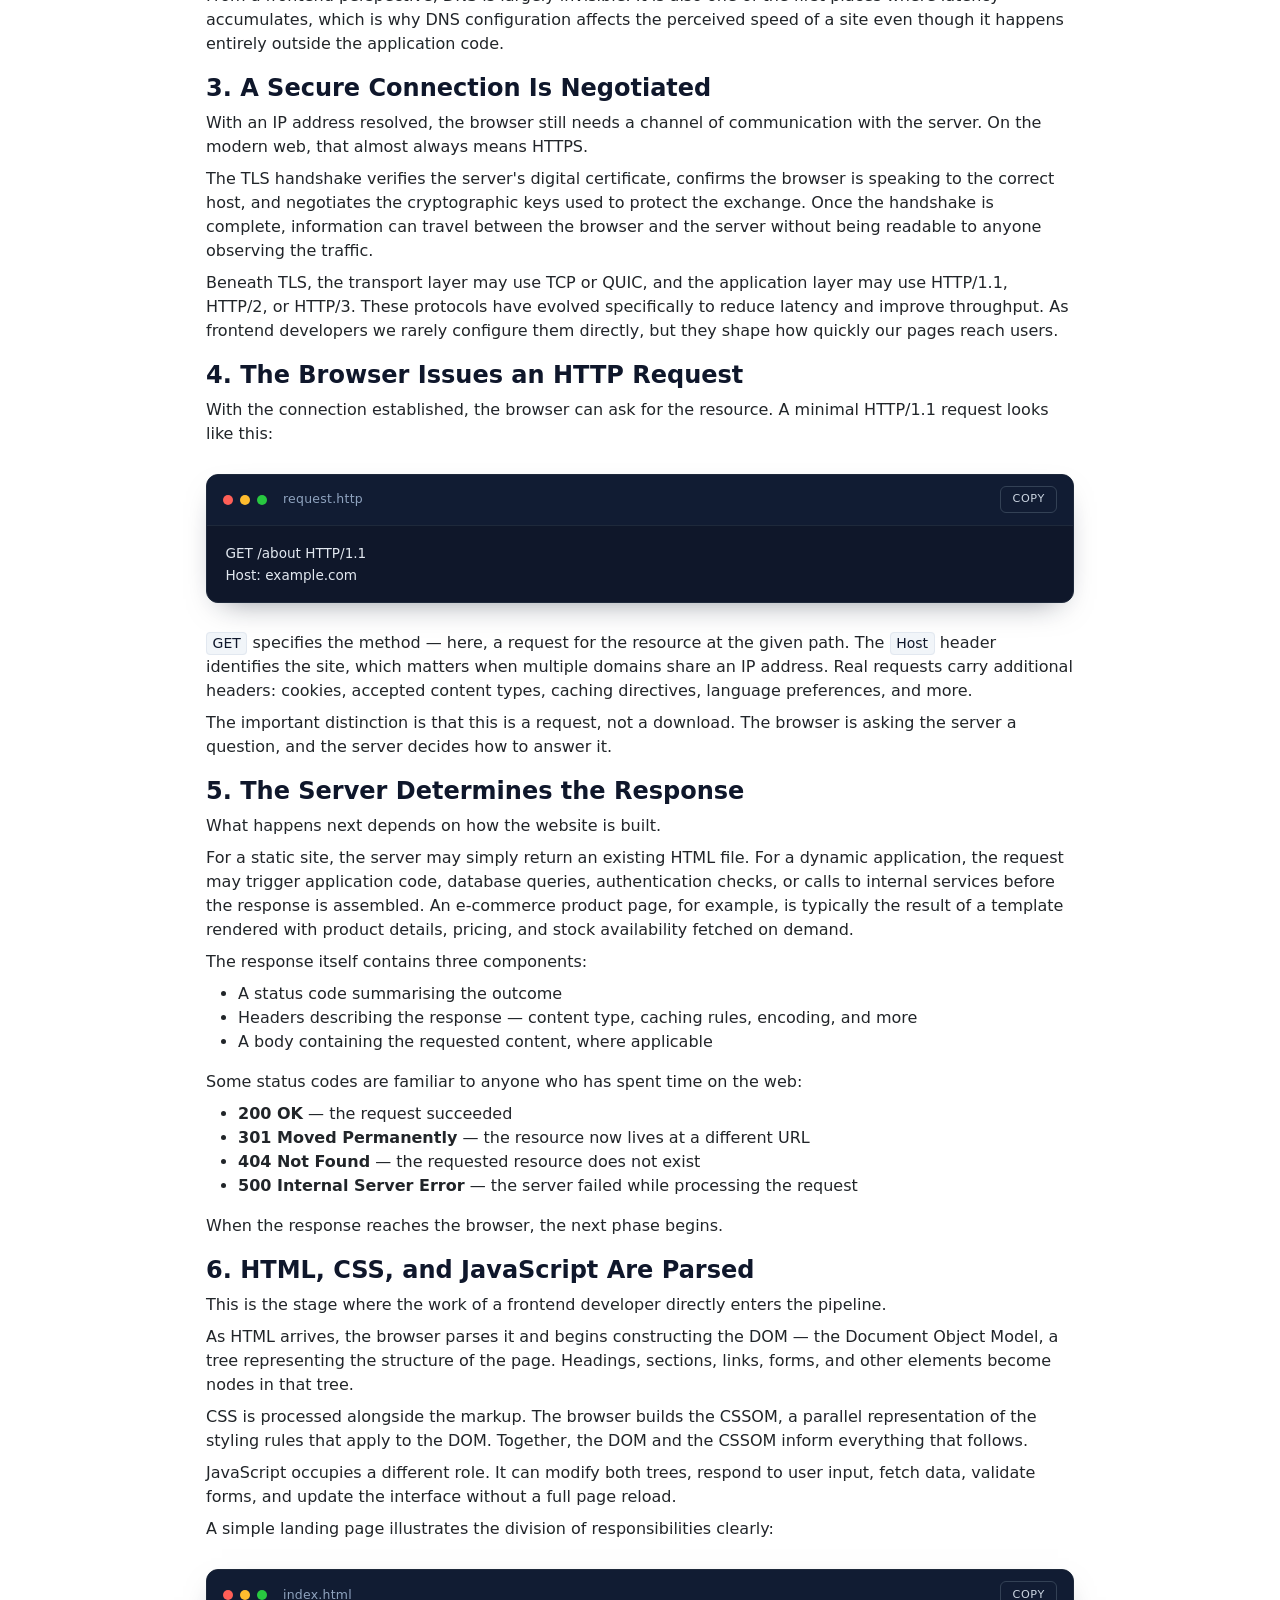
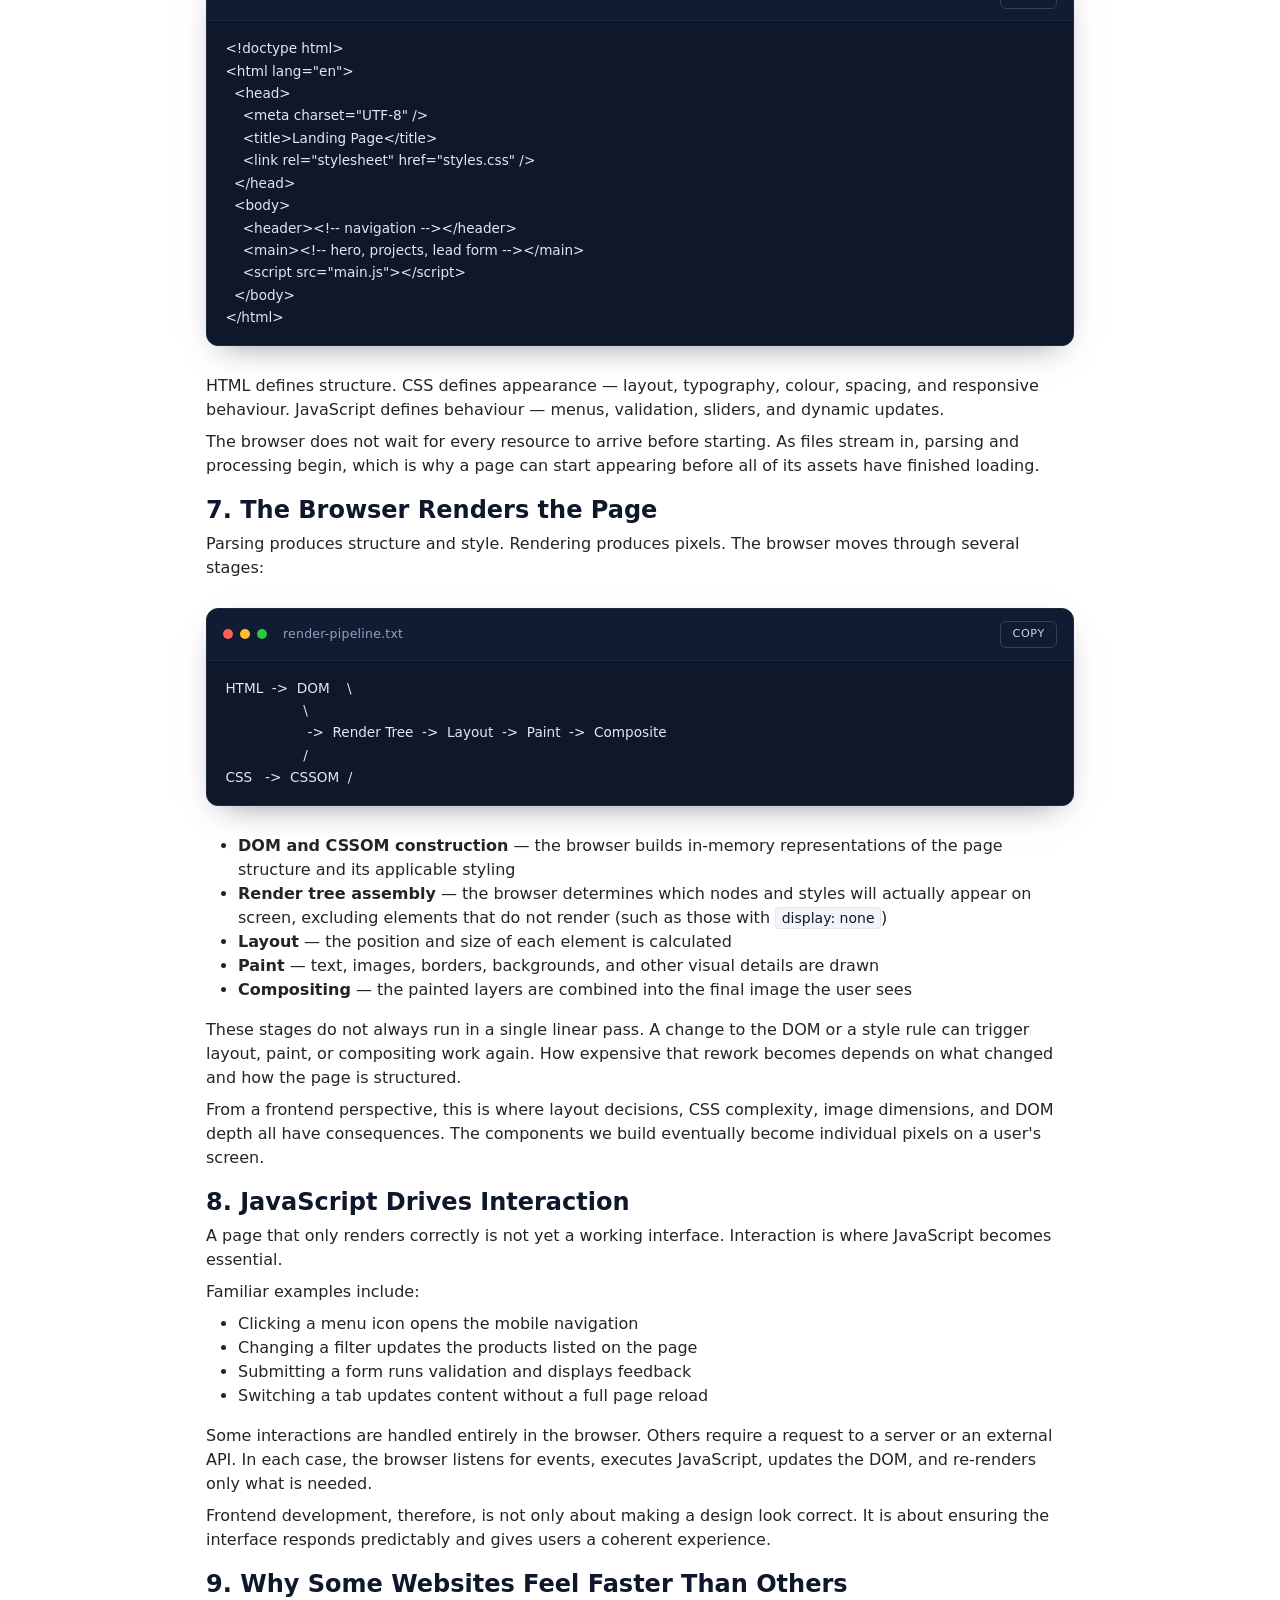
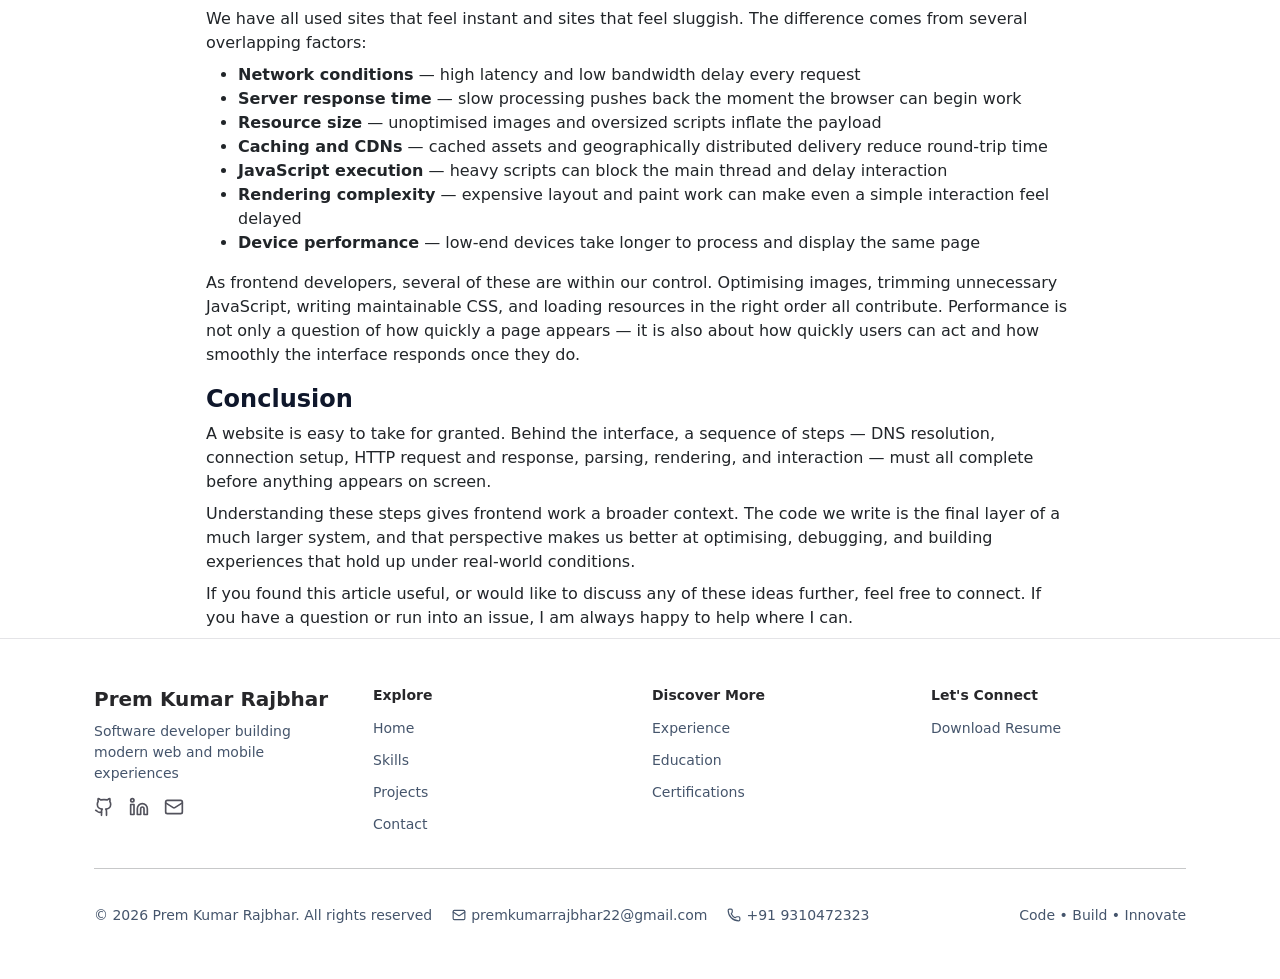
<file: blog/what-happens-when-you-open-a-website.html>
<!doctype html>
<html lang="en">
  <head>
    <meta charset="UTF-8" />
    <meta name="viewport" content="width=device-width, initial-scale=1.0" />
    <script
      async
      src="https://www.googletagmanager.com/gtag/js?id=G-1K4VTWJBCJ"
    ></script>
    <script>
      window.dataLayer = window.dataLayer || [];
      function gtag() {
        dataLayer.push(arguments);
      }
      gtag("js", new Date());

      gtag("config", "G-1K4VTWJBCJ");
    </script>
    <title>
      What Really Happens When You Open a Website | Web Development Guide
    </title>

    <link
      rel="shortcut icon"
      href="../assets/favicon/prem_kumar_rajbhar_favicon.ico"
      type="image/x-icon"
    />

    <link
      rel="canonical"
      href="https://premkrrajbhar.github.io/prem_kumar_rajbhar/blog/what-happens-when-you-open-a-website.html"
    />

    <meta
      name="keywords"
      content="Browser Rendering, HTTP Request Lifecycle, DNS Resolution, TLS Handshake, Web Performance, DOM CSSOM, Frontend Development, Web Development, HTTP Status Codes, Website Loading Process, Prem Kumar Rajbhar"
    />

    <meta
      name="description"
      content="What happens between typing a URL and seeing a page rendered? DNS, TLS, HTTP, parsing, rendering, and performance — explained from a frontend developer's perspective."
    />

    <meta name="robots" content="index, follow" />
    <meta name="author" content="Prem Kumar Rajbhar" />
    <meta name="publisher" content="Prem Kumar Rajbhar" />

    <meta property="og:type" content="article" />
    <meta
      property="og:title"
      content="What Really Happens When You Open a Website"
    />
    <meta
      property="og:description"
      content="A practical walkthrough of the browser's lifecycle — from URL and DNS to HTTP, parsing, rendering, and perceived performance."
    />
    <meta
      property="og:url"
      content="https://premkrrajbhar.github.io/prem_kumar_rajbhar/blog/what-happens-when-you-open-a-website.html"
    />
    <meta property="og:site_name" content="Prem Kumar Rajbhar" />
    <meta
      property="og:image"
      content="https://premkrrajbhar.github.io/prem_kumar_rajbhar/assets/blogsImg/what-happens-when-you-open-a-website.webp"
    />
    <meta
      property="og:image:alt"
      content="Illustration of a browser request lifecycle from URL entry to page rendering"
    />
    <meta property="article:author" content="Prem Kumar Rajbhar" />
    <meta property="article:published_time" content="2026-10-10" />
    <meta property="article:section" content="Web Development" />
    <meta property="article:tag" content="Web Development" />
    <meta property="article:tag" content="HTTP" />
    <meta property="article:tag" content="Browser Rendering" />
    <meta property="article:tag" content="DNS" />

    <meta name="twitter:card" content="summary_large_image" />
    <meta
      name="twitter:title"
      content="What Really Happens When You Open a Website"
    />
    <meta
      name="twitter:description"
      content="DNS, TLS, HTTP, parsing, rendering, and performance — the full lifecycle of a website visit, explained from a frontend developer's perspective."
    />
    <meta
      name="twitter:image"
      content="https://premkrrajbhar.github.io/prem_kumar_rajbhar/assets/blogsImg/what-happens-when-you-open-a-website.webp"
    />

    <script type="application/ld+json">
      {
        "@context": "https://schema.org",
        "@type": "BlogPosting",
        "headline": "What Really Happens When You Open a Website",
        "description": "A practical walkthrough of what happens between typing a URL and seeing a page rendered — DNS resolution, TLS, HTTP request and response, HTML/CSS/JS parsing, browser rendering, and the factors that influence perceived performance.",
        "image": "https://premkrrajbhar.github.io/prem_kumar_rajbhar/assets/blogsImg/what-happens-when-you-open-a-website.webp",
        "datePublished": "2026-10-10",
        "dateModified": "2026-10-10",
        "author": {
          "@type": "Person",
          "name": "Prem Kumar Rajbhar",
          "url": "https://premkrrajbhar.github.io/prem_kumar_rajbhar/"
        },
        "publisher": {
          "@type": "Person",
          "name": "Prem Kumar Rajbhar",
          "logo": {
            "@type": "ImageObject",
            "url": "https://premkrrajbhar.github.io/prem_kumar_rajbhar/assets/images/prem_kumar_rajbhar_profile_picture.webp"
          }
        },
        "mainEntityOfPage": {
          "@type": "WebPage",
          "@id": "https://premkrrajbhar.github.io/prem_kumar_rajbhar/blog/what-happens-when-you-open-a-website.html"
        },
        "keywords": [
          "Web Development",
          "HTTP",
          "Browser Rendering",
          "DNS",
          "Frontend Development",
          "Web Performance"
        ],
        "articleSection": "Web Development",
        "inLanguage": "en",
        "wordCount": "1500"
      }
    </script>

    <link rel="stylesheet" href="../styles/bootstrap.min.css" />
    <link rel="stylesheet" href="../styles/common.css" />
    <link rel="stylesheet" href="../styles/blog.css" />
  </head>
  <body>
    <header>
      <nav class="navbar navbar-expand-lg fixed-top">
        <div class="container">
          <a class="navbar-brand profileDetails" href="../index.html">
            <img
              src="../assets/images/prem_kumar_rajbhar_profile_picture.webp"
              style="height: 40px"
              class="img-fluid"
              alt="Prem Kumar Rajbhar profile picture"
            />
            Prem Kumar Rajbhar
          </a>

          <button
            class="btn menu-toggle d-block d-lg-none"
            type="button"
            data-bs-toggle="offcanvas"
            data-bs-target="#offcanvasExample"
            aria-controls="offcanvasExample"
            aria-label="Open navigation menu"
          >
            <span></span>
            <span></span>
            <span></span>
          </button>

          <div class="collapse navbar-collapse" id="navbarSupportedContent">
            <ul class="navbar-nav ms-auto mb-2 mb-lg-0 navbarLinks">
              <li class="nav-item">
                <a class="nav-link" aria-current="page" href="../index.html">
                  <svg
                    xmlns="http://www.w3.org/2000/svg"
                    width="22"
                    height="22"
                    viewBox="0 0 24 24"
                    fill="none"
                    stroke="currentColor"
                    stroke-width="2"
                    stroke-linecap="round"
                    stroke-linejoin="round"
                    class="lucide lucide-house"
                    aria-hidden="true"
                  >
                    <path d="M15 21v-8a1 1 0 0 0-1-1h-4a1 1 0 0 0-1 1v8"></path>
                    <path
                      d="M3 10a2 2 0 0 1 .709-1.528l7-5.999a2 2 0 0 1 2.582 0l7 5.999A2 2 0 0 1 21 10v9a2 2 0 0 1-2 2H5a2 2 0 0 1-2-2z"
                    ></path>
                  </svg>
                  Home</a
                >
              </li>
              <li class="nav-item">
                <a class="nav-link" href="../skills.html">
                  <svg
                    xmlns="http://www.w3.org/2000/svg"
                    width="22"
                    height="22"
                    viewBox="0 0 24 24"
                    fill="none"
                    stroke="currentColor"
                    stroke-width="2"
                    stroke-linecap="round"
                    stroke-linejoin="round"
                    class="lucide lucide-briefcase-business"
                    aria-hidden="true"
                  >
                    <path d="M12 12h.01"></path>
                    <path d="M16 6V4a2 2 0 0 0-2-2h-4a2 2 0 0 0-2 2v2"></path>
                    <path d="M22 13a18.15 18.15 0 0 1-20 0"></path>
                    <rect width="20" height="14" x="2" y="6" rx="2"></rect>
                  </svg>
                  Skills</a
                >
              </li>
              <li class="nav-item">
                <a class="nav-link" href="../projects.html">
                  <svg
                    xmlns="http://www.w3.org/2000/svg"
                    width="22"
                    height="22"
                    viewBox="0 0 24 24"
                    fill="none"
                    stroke="currentColor"
                    stroke-width="2"
                    stroke-linecap="round"
                    stroke-linejoin="round"
                    class="lucide lucide-folder-open"
                    aria-hidden="true"
                  >
                    <path
                      d="m6 14 1.5-2.9A2 2 0 0 1 9.24 10H20a2 2 0 0 1 1.94 2.5l-1.54 6a2 2 0 0 1-1.95 1.5H4a2 2 0 0 1-2-2V5a2 2 0 0 1 2-2h3.9a2 2 0 0 1 1.69.9l.81 1.2a2 2 0 0 0 1.67.9H18a2 2 0 0 1 2 2v2"
                    ></path>
                  </svg>
                  Projects
                </a>
              </li>

              <li class="nav-item">
                <a class="nav-link" href="../blog.html">
                  <svg
                    xmlns="http://www.w3.org/2000/svg"
                    width="24"
                    height="24"
                    viewBox="0 0 24 24"
                    fill="none"
                    stroke="currentColor"
                    stroke-width="2"
                    stroke-linecap="round"
                    stroke-linejoin="round"
                    class="lucide lucide-notebook-text w-5 h-5 mb-0.5"
                    aria-hidden="true"
                  >
                    <path d="M2 6h4"></path>
                    <path d="M2 10h4"></path>
                    <path d="M2 14h4"></path>
                    <path d="M2 18h4"></path>
                    <rect width="16" height="20" x="4" y="2" rx="2"></rect>
                    <path d="M9.5 8h5"></path>
                    <path d="M9.5 12H16"></path>
                    <path d="M9.5 16H14"></path>
                  </svg>
                  Blog
                </a>
              </li>

              <li class="nav-item">
                <a class="nav-link" href="../contact.html">
                  <svg
                    xmlns="http://www.w3.org/2000/svg"
                    width="22"
                    height="22"
                    viewBox="0 0 24 24"
                    fill="none"
                    stroke="currentColor"
                    stroke-width="2"
                    stroke-linecap="round"
                    stroke-linejoin="round"
                    class="lucide lucide-mail"
                    aria-hidden="true"
                  >
                    <path d="m22 7-8.991 5.727a2 2 0 0 1-2.009 0L2 7"></path>
                    <rect x="2" y="4" width="20" height="16" rx="2"></rect>
                  </svg>
                  Contact
                </a>
              </li>
            </ul>
          </div>
        </div>
      </nav>
      <div
        class="offcanvas offcanvas-start"
        tabindex="-1"
        id="offcanvasExample"
        aria-labelledby="offcanvasExampleLabel"
      >
        <div
          class="offcanvas-body mobileOffCanvasCard text-start offCanvasBodyContainer"
        >
          <div class="offcanvasHeader">
            <h2 class="offcanvas-title" id="offcanvasExampleLabel">
              Announcements
            </h2>
            <p class="offcanTxt">Latest updates and project highlights</p>
          </div>

          <div class="card mb-3">
            <div class="card-body">
              <div class="cardHeaderBox">
                <div class="svgBox">
                  <svg
                    xmlns="http://www.w3.org/2000/svg"
                    width="24"
                    height="24"
                    viewBox="0 0 24 24"
                    fill="none"
                    stroke="currentColor"
                    stroke-width="2"
                    stroke-linecap="round"
                    stroke-linejoin="round"
                    class="lucide lucide-calendar-days w-5 h-5"
                    aria-hidden="true"
                  >
                    <path d="M8 2v4"></path>
                    <path d="M16 2v4"></path>
                    <rect width="18" height="18" x="3" y="4" rx="2"></rect>
                    <path d="M3 10h18"></path>
                    <path d="M8 14h.01"></path>
                    <path d="M12 14h.01"></path>
                    <path d="M16 14h.01"></path>
                    <path d="M8 18h.01"></path>
                    <path d="M12 18h.01"></path>
                    <path d="M16 18h.01"></path>
                  </svg>
                </div>
                <h3 class="card-title offcanvasCardTitle">
                  Follow the Fumiki Journey
                </h3>
              </div>
              <p class="card-text offcanvasCardTxt">
                Discover an easier way to learn Markdown with step-by-step
                tutorials, syntax references, and hands-on examples built for
                developers.
              </p>

              <a
                href="https://premkrrajbhar.github.io/fumiki/"
                class="offCanvasCtaBtn"
              >
                Learn More
                <svg
                  xmlns="http://www.w3.org/2000/svg"
                  width="24"
                  height="24"
                  viewBox="0 0 24 24"
                  fill="none"
                  stroke="currentColor"
                  stroke-width="2"
                  stroke-linecap="round"
                  stroke-linejoin="round"
                  class="lucide lucide-move-right-icon lucide-move-right"
                  aria-hidden="true"
                >
                  <path d="M18 8L22 12L18 16"></path>
                  <path d="M2 12H22"></path>
                </svg>
              </a>
            </div>
          </div>

          <div class="card">
            <div class="card-body">
              <div class="cardHeaderBox">
                <div class="svgBox">
                  <svg
                    xmlns="http://www.w3.org/2000/svg"
                    width="24"
                    height="24"
                    viewBox="0 0 24 24"
                    fill="none"
                    stroke="currentColor"
                    stroke-width="2"
                    stroke-linecap="round"
                    stroke-linejoin="round"
                    class="lucide lucide-sparkles w-5 h-5"
                    aria-hidden="true"
                  >
                    <path
                      d="M9.937 15.5A2 2 0 0 0 8.5 14.063l-6.135-1.582a.5.5 0 0 1 0-.962L8.5 9.936A2 2 0 0 0 9.937 8.5l1.582-6.135a.5.5 0 0 1 .963 0L14.063 8.5A2 2 0 0 0 15.5 9.937l6.135 1.581a.5.5 0 0 1 0 .964L15.5 14.063a2 2 0 0 0-1.437 1.437l-1.582 6.135a.5.5 0 0 1-.963 0z"
                    ></path>
                    <path d="M20 3v4"></path>
                    <path d="M22 5h-4"></path>
                    <path d="M4 17v2"></path>
                    <path d="M5 18H3"></path>
                  </svg>
                </div>
                <h3 class="card-title offcanvasCardTitle">
                  Currently Building
                </h3>
              </div>
              <p class="card-text offcanvasCardTxt">
                Exploring new ideas in software development, frontend
                technologies, and mobile app development while building
                practical solutions that solve real-world problems and enhance
                user experiences.
              </p>

              <a
                href="https://github.com/premkrrajbhar"
                class="offCanvasCtaBtn"
              >
                Learn More
                <svg
                  xmlns="http://www.w3.org/2000/svg"
                  width="24"
                  height="24"
                  viewBox="0 0 24 24"
                  fill="none"
                  stroke="currentColor"
                  stroke-width="2"
                  stroke-linecap="round"
                  stroke-linejoin="round"
                  class="lucide lucide-move-right-icon lucide-move-right"
                  aria-hidden="true"
                >
                  <path d="M18 8L22 12L18 16"></path>
                  <path d="M2 12H22"></path>
                </svg>
              </a>
            </div>
          </div>
          <div class="mobileOffCanvasCtaBox">
            <a href="https://github.com/premkrrajbhar" class="githubBtn">
              <svg
                xmlns="http://www.w3.org/2000/svg"
                width="24"
                height="24"
                viewBox="0 0 24 24"
                fill="none"
                stroke="currentColor"
                stroke-width="2"
                stroke-linecap="round"
                stroke-linejoin="round"
                class="lucide lucide-github w-6 h-6"
                aria-hidden="true"
              >
                <path
                  d="M15 22v-4a4.8 4.8 0 0 0-1-3.5c3 0 6-2 6-5.5.08-1.25-.27-2.48-1-3.5.28-1.15.28-2.35 0-3.5 0 0-1 0-3 1.5-2.64-.5-5.36-.5-8 0C6 2 5 2 5 2c-.3 1.15-.3 2.35 0 3.5A5.403 5.403 0 0 0 4 9c0 3.5 3 5.5 6 5.5-.39.49-.68 1.05-.85 1.65-.17.6-.22 1.23-.15 1.85v4"
                ></path>
                <path d="M9 18c-4.51 2-5-2-7-2"></path>
              </svg>
              Visit Github
            </a>
            <div class="mobileCta">
              <a
                href="../assets/resume/prem_kumar_rajbhar.pdf"
                download
                class="resumeBtn"
              >
                <svg
                  xmlns="http://www.w3.org/2000/svg"
                  width="18"
                  height="18"
                  viewBox="0 0 24 24"
                  fill="none"
                  stroke="currentColor"
                  stroke-width="2"
                  stroke-linecap="round"
                  stroke-linejoin="round"
                  class="lucide lucide-download-icon lucide-download"
                  aria-hidden="true"
                >
                  <path d="M12 15V3"></path>
                  <path d="M21 15v4a2 2 0 0 1-2 2H5a2 2 0 0 1-2-2v-4"></path>
                  <path d="m7 10 5 5 5-5"></path>
                </svg>
                Download Resume
              </a>

              <a href="mailto:premkumarrajbhar22@gmail.com" class="contactBtn">
                <svg
                  xmlns="http://www.w3.org/2000/svg"
                  width="18"
                  height="18"
                  viewBox="0 0 24 24"
                  fill="none"
                  stroke="currentColor"
                  stroke-width="2"
                  stroke-linecap="round"
                  stroke-linejoin="round"
                  class="lucide lucide-mail-icon lucide-mail"
                  aria-hidden="true"
                >
                  <path d="m22 7-8.991 5.727a2 2 0 0 1-2.009 0L2 7"></path>
                  <rect x="2" y="4" width="20" height="16" rx="2"></rect>
                </svg>
                Contact Me
              </a>
            </div>
          </div>
        </div>
      </div>
    </header>

    <main>
      <article>
        <section class="blogHeader">
          <h1>What Really Happens When You Open a Website</h1>

          <div class="blogInfo">
            <div class="tags">
              <span>
                <svg
                  xmlns="http://www.w3.org/2000/svg"
                  width="24"
                  height="24"
                  viewBox="0 0 24 24"
                  fill="none"
                  stroke="currentColor"
                  stroke-width="2"
                  stroke-linecap="round"
                  stroke-linejoin="round"
                  class="lucide lucide-tag-icon lucide-tag"
                  aria-hidden="true"
                >
                  <path
                    d="M12.586 2.586A2 2 0 0 0 11.172 2H4a2 2 0 0 0-2 2v7.172a2 2 0 0 0 .586 1.414l8.704 8.704a2.426 2.426 0 0 0 3.42 0l6.58-6.58a2.426 2.426 0 0 0 0-3.42z"
                  />
                  <circle cx="7.5" cy="7.5" r=".5" fill="currentColor" />
                </svg>
                Web Development</span
              >
              <span>
                <svg
                  xmlns="http://www.w3.org/2000/svg"
                  width="24"
                  height="24"
                  viewBox="0 0 24 24"
                  fill="none"
                  stroke="currentColor"
                  stroke-width="2"
                  stroke-linecap="round"
                  stroke-linejoin="round"
                  class="lucide lucide-tag-icon lucide-tag"
                  aria-hidden="true"
                >
                  <path
                    d="M12.586 2.586A2 2 0 0 0 11.172 2H4a2 2 0 0 0-2 2v7.172a2 2 0 0 0 .586 1.414l8.704 8.704a2.426 2.426 0 0 0 3.42 0l6.58-6.58a2.426 2.426 0 0 0 0-3.42z"
                  />
                  <circle cx="7.5" cy="7.5" r=".5" fill="currentColor" />
                </svg>
                HTTP</span
              >
              <span>
                <svg
                  xmlns="http://www.w3.org/2000/svg"
                  width="24"
                  height="24"
                  viewBox="0 0 24 24"
                  fill="none"
                  stroke="currentColor"
                  stroke-width="2"
                  stroke-linecap="round"
                  stroke-linejoin="round"
                  class="lucide lucide-tag-icon lucide-tag"
                  aria-hidden="true"
                >
                  <path
                    d="M12.586 2.586A2 2 0 0 0 11.172 2H4a2 2 0 0 0-2 2v7.172a2 2 0 0 0 .586 1.414l8.704 8.704a2.426 2.426 0 0 0 3.42 0l6.58-6.58a2.426 2.426 0 0 0 0-3.42z"
                  />
                  <circle cx="7.5" cy="7.5" r=".5" fill="currentColor" />
                </svg>
                Browser Rendering</span
              >
              <span>
                <svg
                  xmlns="http://www.w3.org/2000/svg"
                  width="24"
                  height="24"
                  viewBox="0 0 24 24"
                  fill="none"
                  stroke="currentColor"
                  stroke-width="2"
                  stroke-linecap="round"
                  stroke-linejoin="round"
                  class="lucide lucide-tag-icon lucide-tag"
                  aria-hidden="true"
                >
                  <path
                    d="M12.586 2.586A2 2 0 0 0 11.172 2H4a2 2 0 0 0-2 2v7.172a2 2 0 0 0 .586 1.414l8.704 8.704a2.426 2.426 0 0 0 3.42 0l6.58-6.58a2.426 2.426 0 0 0 0-3.42z"
                  />
                  <circle cx="7.5" cy="7.5" r=".5" fill="currentColor" />
                </svg>
                DNS</span
              >
            </div>
          </div>

          <div class="authorInfo">
            <div class="authDiv">
              <img
                src="../assets/images/prem_kumar_rajbhar_picture.webp"
                class="img-fluid"
                loading="lazy"
                alt="Profile picture of Prem Kumar Rajbhar"
              />
              <div class="authorNameDsg">
                <a href="https://www.linkedin.com/in/premkrrajbhar/">
                  Prem Kumar Rajbhar
                  <svg
                    xmlns="http://www.w3.org/2000/svg"
                    width="24"
                    height="24"
                    viewBox="0 0 24 24"
                    fill="none"
                    stroke="currentColor"
                    stroke-width="2"
                    stroke-linecap="round"
                    stroke-linejoin="round"
                    class="lucide lucide-external-link w-4 h-4 mr-2"
                    aria-hidden="true"
                  >
                    <path d="M15 3h6v6"></path>
                    <path d="M10 14 21 3"></path>
                    <path
                      d="M18 13v6a2 2 0 0 1-2 2H5a2 2 0 0 1-2-2V8a2 2 0 0 1 2-2h6"
                    ></path>
                  </svg>
                </a>
                <span>Software Developer</span>
              </div>
            </div>

            <div class="date">
              <time datetime="2026-10-10">
                <svg
                  xmlns="http://www.w3.org/2000/svg"
                  width="24"
                  height="24"
                  viewBox="0 0 24 24"
                  fill="none"
                  stroke="currentColor"
                  stroke-width="2"
                  stroke-linecap="round"
                  stroke-linejoin="round"
                  class="lucide lucide-calendar h-4 w-4"
                  aria-hidden="true"
                >
                  <path d="M8 2v4"></path>
                  <path d="M16 2v4"></path>
                  <rect width="18" height="18" x="3" y="4" rx="2"></rect>
                  <path d="M3 10h18"></path>
                </svg>
                October 10, 2026</time
              >
            </div>
          </div>
        </section>

        <section class="blogContent">
          <img
            src="../assets/blogsImg/what-happens-when-you-open-a-website.webp"
            class="img-fluid blogFirstImg"
            loading="lazy"
            alt="Illustration of a browser request lifecycle from URL entry to page rendering"
          />

          <p class="quoteTxt">
            "A website feels instantaneous from the user's side. Behind the
            screen, a careful sequence of negotiations between the browser, the
            network, and the server must complete before a single pixel
            appears."
          </p>

          <p>
            Most of my working hours are spent inside HTML, CSS, JavaScript, and
            responsive layouts. The code is what we touch directly, but it only
            becomes a website after the browser has resolved, requested,
            received, parsed, and rendered it. That full sequence is worth
            understanding, because it explains many of the performance and
            debugging problems frontend developers encounter daily.
          </p>

          <p>
            This article follows a single page load from the moment a URL is
            entered to the moment the first frame is painted, written from a
            frontend developer's perspective.
          </p>

          <h2>1. The URL Defines the Destination</h2>

          <p>
            Every visit begins with a URL — a Uniform Resource Locator. Take a
            typical example:
          </p>

          <div class="codeBlock">
            <div class="codeHeader">
              <span>url.txt</span>
            </div>
            <div class="codeScroll">
              <pre><code>https://example.com/about

  https://      ->  protocol  (how the browser communicates)
  example.com   ->  domain    (where to connect)
  /about        ->  path      (which resource to request)</code></pre>
            </div>
          </div>

          <p>
            Each part does specific work. The protocol determines the scheme the
            browser will use; HTTPS adds an encryption layer on top of the
            underlying connection. The domain is the human-readable name of the
            server. The path identifies which page or resource is being
            requested.
          </p>

          <p>
            The browser cannot proceed until these components are understood.
            The URL is effectively the set of instructions that sets everything
            else in motion.
          </p>

          <h2>2. DNS Resolves the Name into an Address</h2>

          <p>
            Humans remember names. Networks route packets to addresses. DNS —
            the Domain Name System — bridges that gap.
          </p>

          <p>
            DNS is a distributed lookup system that maps a domain name to the IP
            address the browser needs in order to reach the correct server. If
            the answer is already cached locally, at the operating system level,
            or by the ISP, the lookup completes almost instantly. Otherwise, a
            resolver is consulted and the request travels up the hierarchy until
            an authoritative answer is returned.
          </p>

          <p>
            From a frontend perspective, DNS is largely invisible. It is also
            one of the first places where latency accumulates, which is why DNS
            configuration affects the perceived speed of a site even though it
            happens entirely outside the application code.
          </p>

          <h2>3. A Secure Connection Is Negotiated</h2>

          <p>
            With an IP address resolved, the browser still needs a channel of
            communication with the server. On the modern web, that almost always
            means HTTPS.
          </p>

          <p>
            The TLS handshake verifies the server's digital certificate,
            confirms the browser is speaking to the correct host, and negotiates
            the cryptographic keys used to protect the exchange. Once the
            handshake is complete, information can travel between the browser
            and the server without being readable to anyone observing the
            traffic.
          </p>

          <p>
            Beneath TLS, the transport layer may use TCP or QUIC, and the
            application layer may use HTTP/1.1, HTTP/2, or HTTP/3. These
            protocols have evolved specifically to reduce latency and improve
            throughput. As frontend developers we rarely configure them
            directly, but they shape how quickly our pages reach users.
          </p>

          <h2>4. The Browser Issues an HTTP Request</h2>

          <p>
            With the connection established, the browser can ask for the
            resource. A minimal HTTP/1.1 request looks like this:
          </p>

          <div class="codeBlock">
            <div class="codeHeader">
              <span>request.http</span>
            </div>
            <div class="codeScroll">
              <pre><code>GET /about HTTP/1.1
Host: example.com</code></pre>
            </div>
          </div>

          <p>
            <code>GET</code> specifies the method — here, a request for the
            resource at the given path. The <code>Host</code> header identifies
            the site, which matters when multiple domains share an IP address.
            Real requests carry additional headers: cookies, accepted content
            types, caching directives, language preferences, and more.
          </p>

          <p>
            The important distinction is that this is a request, not a download.
            The browser is asking the server a question, and the server decides
            how to answer it.
          </p>

          <h2>5. The Server Determines the Response</h2>

          <p>
            What happens next depends on how the website is built.
          </p>

          <p>
            For a static site, the server may simply return an existing HTML
            file. For a dynamic application, the request may trigger application
            code, database queries, authentication checks, or calls to internal
            services before the response is assembled. An e-commerce product
            page, for example, is typically the result of a template rendered
            with product details, pricing, and stock availability fetched on
            demand.
          </p>

          <p>The response itself contains three components:</p>

          <ul>
            <li>A status code summarising the outcome</li>
            <li>
              Headers describing the response — content type, caching rules,
              encoding, and more
            </li>
            <li>A body containing the requested content, where applicable</li>
          </ul>

          <p>Some status codes are familiar to anyone who has spent time on the web:</p>

          <ul>
            <li><strong>200 OK</strong> — the request succeeded</li>
            <li><strong>301 Moved Permanently</strong> — the resource now lives at a different URL</li>
            <li><strong>404 Not Found</strong> — the requested resource does not exist</li>
            <li><strong>500 Internal Server Error</strong> — the server failed while processing the request</li>
          </ul>

          <p>
            When the response reaches the browser, the next phase begins.
          </p>

          <h2>6. HTML, CSS, and JavaScript Are Parsed</h2>

          <p>
            This is the stage where the work of a frontend developer directly
            enters the pipeline.
          </p>

          <p>
            As HTML arrives, the browser parses it and begins constructing the
            DOM — the Document Object Model, a tree representing the structure
            of the page. Headings, sections, links, forms, and other elements
            become nodes in that tree.
          </p>

          <p>
            CSS is processed alongside the markup. The browser builds the
            CSSOM, a parallel representation of the styling rules that apply to
            the DOM. Together, the DOM and the CSSOM inform everything that
            follows.
          </p>

          <p>
            JavaScript occupies a different role. It can modify both trees,
            respond to user input, fetch data, validate forms, and update the
            interface without a full page reload.
          </p>

          <p>
            A simple landing page illustrates the division of responsibilities
            clearly:
          </p>

          <div class="codeBlock">
            <div class="codeHeader">
              <span>index.html</span>
            </div>
            <div class="codeScroll">
              <pre><code>&lt;!doctype html&gt;
&lt;html lang="en"&gt;
  &lt;head&gt;
    &lt;meta charset="UTF-8" /&gt;
    &lt;title&gt;Landing Page&lt;/title&gt;
    &lt;link rel="stylesheet" href="styles.css" /&gt;
  &lt;/head&gt;
  &lt;body&gt;
    &lt;header&gt;&lt;!-- navigation --&gt;&lt;/header&gt;
    &lt;main&gt;&lt;!-- hero, projects, lead form --&gt;&lt;/main&gt;
    &lt;script src="main.js"&gt;&lt;/script&gt;
  &lt;/body&gt;
&lt;/html&gt;</code></pre>
            </div>
          </div>

          <p>
            HTML defines structure. CSS defines appearance — layout, typography,
            colour, spacing, and responsive behaviour. JavaScript defines
            behaviour — menus, validation, sliders, and dynamic updates.
          </p>

          <p>
            The browser does not wait for every resource to arrive before
            starting. As files stream in, parsing and processing begin, which is
            why a page can start appearing before all of its assets have
            finished loading.
          </p>

          <h2>7. The Browser Renders the Page</h2>

          <p>
            Parsing produces structure and style. Rendering produces pixels. The
            browser moves through several stages:
          </p>

          <div class="codeBlock">
            <div class="codeHeader">
              <span>render-pipeline.txt</span>
            </div>
            <div class="codeScroll">
              <pre><code>HTML  -&gt;  DOM    \
                  \
                   -&gt;  Render Tree  -&gt;  Layout  -&gt;  Paint  -&gt;  Composite
                  /
CSS   -&gt;  CSSOM  /</code></pre>
            </div>
          </div>

          <ul>
            <li>
              <strong>DOM and CSSOM construction</strong> — the browser builds
              in-memory representations of the page structure and its
              applicable styling
            </li>
            <li>
              <strong>Render tree assembly</strong> — the browser determines
              which nodes and styles will actually appear on screen, excluding
              elements that do not render (such as those with
              <code>display: none</code>)
            </li>
            <li>
              <strong>Layout</strong> — the position and size of each element is
              calculated
            </li>
            <li>
              <strong>Paint</strong> — text, images, borders, backgrounds, and
              other visual details are drawn
            </li>
            <li>
              <strong>Compositing</strong> — the painted layers are combined
              into the final image the user sees
            </li>
          </ul>

          <p>
            These stages do not always run in a single linear pass. A change to
            the DOM or a style rule can trigger layout, paint, or compositing
            work again. How expensive that rework becomes depends on what
            changed and how the page is structured.
          </p>

          <p>
            From a frontend perspective, this is where layout decisions, CSS
            complexity, image dimensions, and DOM depth all have consequences.
            The components we build eventually become individual pixels on a
            user's screen.
          </p>

          <h2>8. JavaScript Drives Interaction</h2>

          <p>
            A page that only renders correctly is not yet a working interface.
            Interaction is where JavaScript becomes essential.
          </p>

          <p>Familiar examples include:</p>

          <ul>
            <li>Clicking a menu icon opens the mobile navigation</li>
            <li>Changing a filter updates the products listed on the page</li>
            <li>Submitting a form runs validation and displays feedback</li>
            <li>Switching a tab updates content without a full page reload</li>
          </ul>

          <p>
            Some interactions are handled entirely in the browser. Others
            require a request to a server or an external API. In each case, the
            browser listens for events, executes JavaScript, updates the DOM,
            and re-renders only what is needed.
          </p>

          <p>
            Frontend development, therefore, is not only about making a design
            look correct. It is about ensuring the interface responds predictably
            and gives users a coherent experience.
          </p>

          <h2>9. Why Some Websites Feel Faster Than Others</h2>

          <p>
            We have all used sites that feel instant and sites that feel
            sluggish. The difference comes from several overlapping factors:
          </p>

          <ul>
            <li>
              <strong>Network conditions</strong> — high latency and low
              bandwidth delay every request
            </li>
            <li>
              <strong>Server response time</strong> — slow processing pushes
              back the moment the browser can begin work
            </li>
            <li>
              <strong>Resource size</strong> — unoptimised images and oversized
              scripts inflate the payload
            </li>
            <li>
              <strong>Caching and CDNs</strong> — cached assets and
              geographically distributed delivery reduce round-trip time
            </li>
            <li>
              <strong>JavaScript execution</strong> — heavy scripts can block
              the main thread and delay interaction
            </li>
            <li>
              <strong>Rendering complexity</strong> — expensive layout and paint
              work can make even a simple interaction feel delayed
            </li>
            <li>
              <strong>Device performance</strong> — low-end devices take longer
              to process and display the same page
            </li>
          </ul>

          <p>
            As frontend developers, several of these are within our control.
            Optimising images, trimming unnecessary JavaScript, writing
            maintainable CSS, and loading resources in the right order all
            contribute. Performance is not only a question of how quickly a page
            appears — it is also about how quickly users can act and how
            smoothly the interface responds once they do.
          </p>

          <h2>Conclusion</h2>

          <p>
            A website is easy to take for granted. Behind the interface, a
            sequence of steps — DNS resolution, connection setup, HTTP request
            and response, parsing, rendering, and interaction — must all
            complete before anything appears on screen.
          </p>

          <p>
            Understanding these steps gives frontend work a broader context.
            The code we write is the final layer of a much larger system, and
            that perspective makes us better at optimising, debugging, and
            building experiences that hold up under real-world conditions.
          </p>

          <p>
            If you found this article useful, or would like to discuss any of
            these ideas further, feel free to connect. If you have a question or
            run into an issue, I am always happy to help where I can.
          </p>
        </section>
      </article>

      <section
        class="stickyFooter fixed-bottom d-block d-md-none"
        aria-label="Mobile quick navigation"
      >
        <div class="container">
          <div class="row">
            <div class="stickyFooterBox">
              <ul>
                <li>
                  <a href="../index.html">
                    <svg
                      xmlns="http://www.w3.org/2000/svg"
                      width="22"
                      height="22"
                      viewBox="0 0 24 24"
                      fill="none"
                      stroke="currentColor"
                      stroke-width="2"
                      stroke-linecap="round"
                      stroke-linejoin="round"
                      class="lucide lucide-house"
                      aria-hidden="true"
                    >
                      <path
                        d="M15 21v-8a1 1 0 0 0-1-1h-4a1 1 0 0 0-1 1v8"
                      ></path>
                      <path
                        d="M3 10a2 2 0 0 1 .709-1.528l7-5.999a2 2 0 0 1 2.582 0l7 5.999A2 2 0 0 1 21 10v9a2 2 0 0 1-2 2H5a2 2 0 0 1-2-2z"
                      ></path>
                    </svg>
                    Home
                  </a>
                </li>

                <li>
                  <a href="../skills.html">
                    <svg
                      xmlns="http://www.w3.org/2000/svg"
                      width="22"
                      height="22"
                      viewBox="0 0 24 24"
                      fill="none"
                      stroke="currentColor"
                      stroke-width="2"
                      stroke-linecap="round"
                      stroke-linejoin="round"
                      class="lucide lucide-briefcase-business"
                      aria-hidden="true"
                    >
                      <path d="M12 12h.01"></path>
                      <path d="M16 6V4a2 2 0 0 0-2-2h-4a2 2 0 0 0-2 2v2"></path>
                      <path d="M22 13a18.15 18.15 0 0 1-20 0"></path>
                      <rect width="20" height="14" x="2" y="6" rx="2"></rect>
                    </svg>
                    Skills
                  </a>
                </li>

                <li>
                  <a href="../projects.html">
                    <svg
                      xmlns="http://www.w3.org/2000/svg"
                      width="22"
                      height="22"
                      viewBox="0 0 24 24"
                      fill="none"
                      stroke="currentColor"
                      stroke-width="2"
                      stroke-linecap="round"
                      stroke-linejoin="round"
                      class="lucide lucide-folder-open"
                      aria-hidden="true"
                    >
                      <path
                        d="m6 14 1.5-2.9A2 2 0 0 1 9.24 10H20a2 2 0 0 1 1.94 2.5l-1.54 6a2 2 0 0 1-1.95 1.5H4a2 2 0 0 1-2-2V5a2 2 0 0 1 2-2h3.9a2 2 0 0 1 1.69.9l.81 1.2a2 2 0 0 0 1.67.9H18a2 2 0 0 1 2 2v2"
                      ></path>
                    </svg>
                    Projects
                  </a>
                </li>

                <li>
                  <a href="../blog.html">
                    <svg
                      xmlns="http://www.w3.org/2000/svg"
                      width="24"
                      height="24"
                      viewBox="0 0 24 24"
                      fill="none"
                      stroke="currentColor"
                      stroke-width="2"
                      stroke-linecap="round"
                      stroke-linejoin="round"
                      class="lucide lucide-notebook-text w-5 h-5 mb-0.5"
                      aria-hidden="true"
                    >
                      <path d="M2 6h4"></path>
                      <path d="M2 10h4"></path>
                      <path d="M2 14h4"></path>
                      <path d="M2 18h4"></path>
                      <rect width="16" height="20" x="4" y="2" rx="2"></rect>
                      <path d="M9.5 8h5"></path>
                      <path d="M9.5 12H16"></path>
                      <path d="M9.5 16H14"></path>
                    </svg>
                    Blog
                  </a>
                </li>

                <li>
                  <a href="../contact.html">
                    <svg
                      xmlns="http://www.w3.org/2000/svg"
                      width="22"
                      height="22"
                      viewBox="0 0 24 24"
                      fill="none"
                      stroke="currentColor"
                      stroke-width="2"
                      stroke-linecap="round"
                      stroke-linejoin="round"
                      class="lucide lucide-mail"
                      aria-hidden="true"
                    >
                      <path d="m22 7-8.991 5.727a2 2 0 0 1-2.009 0L2 7"></path>
                      <rect x="2" y="4" width="20" height="16" rx="2"></rect>
                    </svg>
                    Contact
                  </a>
                </li>
              </ul>
            </div>
          </div>
        </div>
      </section>
    </main>

    <footer>
      <div class="container">
        <div class="row">
          <div class="col-12 col-md-3 footerIntro">
            <h2>Prem Kumar Rajbhar</h2>
            <p>
              Software developer building modern
              <br class="d-block d-md-none" />
              web and mobile experiences
            </p>
            <ul class="footerSocialIcons">
              <li>
                <a
                  href="https://github.com/premkrrajbhar"
                  aria-label="Prem Kumar Rajbhar on GitHub"
                >
                  <svg
                    xmlns="http://www.w3.org/2000/svg"
                    width="24"
                    height="24"
                    viewBox="0 0 24 24"
                    fill="none"
                    stroke="currentColor"
                    stroke-width="2"
                    stroke-linecap="round"
                    stroke-linejoin="round"
                    class="lucide lucide-github w-6 h-6"
                    aria-hidden="true"
                  >
                    <path
                      d="M15 22v-4a4.8 4.8 0 0 0-1-3.5c3 0 6-2 6-5.5.08-1.25-.27-2.48-1-3.5.28-1.15.28-2.35 0-3.5 0 0-1 0-3 1.5-2.64-.5-5.36-.5-8 0C6 2 5 2 5 2c-.3 1.15-.3 2.35 0 3.5A5.403 5.403 0 0 0 4 9c0 3.5 3 5.5 6 5.5-.39.49-.68 1.05-.85 1.65-.17.6-.22 1.23-.15 1.85v4"
                    ></path>
                    <path d="M9 18c-4.51 2-5-2-7-2"></path>
                  </svg>
                </a>
              </li>

              <li>
                <a
                  href="https://www.linkedin.com/in/premkrrajbhar/"
                  aria-label="Prem Kumar Rajbhar on LinkedIn"
                >
                  <svg
                    xmlns="http://www.w3.org/2000/svg"
                    width="24"
                    height="24"
                    viewBox="0 0 24 24"
                    fill="none"
                    stroke="currentColor"
                    stroke-width="2"
                    stroke-linecap="round"
                    stroke-linejoin="round"
                    class="lucide lucide-linkedin w-6 h-6"
                    aria-hidden="true"
                  >
                    <path
                      d="M16 8a6 6 0 0 1 6 6v7h-4v-7a2 2 0 0 0-2-2 2 2 0 0 0-2 2v7h-4v-7a6 6 0 0 1 6-6z"
                    ></path>
                    <rect width="4" height="12" x="2" y="9"></rect>
                    <circle cx="4" cy="4" r="2"></circle>
                  </svg>
                </a>
              </li>

              <li>
                <a
                  href="mailto:premkumarrajbhar22@gmail.com"
                  aria-label="Email Prem Kumar Rajbhar"
                >
                  <svg
                    xmlns="http://www.w3.org/2000/svg"
                    width="24"
                    height="24"
                    viewBox="0 0 24 24"
                    fill="none"
                    stroke="currentColor"
                    stroke-width="2"
                    stroke-linecap="round"
                    stroke-linejoin="round"
                    class="lucide lucide-mail w-6 h-6"
                    aria-hidden="true"
                  >
                    <path d="m22 7-8.991 5.727a2 2 0 0 1-2.009 0L2 7"></path>
                    <rect x="2" y="4" width="20" height="16" rx="2"></rect>
                  </svg>
                </a>
              </li>
            </ul>
          </div>
          <div class="col-12 col-md-3">
            <h4>Explore</h4>
            <ul class="footerLinks">
              <li>
                <a href="../index.html">Home</a>
              </li>
              <li>
                <a href="../skills.html">Skills</a>
              </li>
              <li>
                <a href="../projects.html">Projects</a>
              </li>
              <li>
                <a href="../contact.html">Contact</a>
              </li>
            </ul>
          </div>
          <div class="col-12 col-md-3">
            <h4>Discover More</h4>
            <ul class="footerLinks">
              <li>
                <a href="../index.html#workExperience">Experience</a>
              </li>
              <li>
                <a href="../index.html#academicBackground">Education</a>
              </li>
              <li>
                <a href="../index.html#certifications">Certifications</a>
              </li>
            </ul>
          </div>
          <div class="col-12 col-md-3">
            <h4>Let's Connect</h4>
            <ul class="footerLinks">
              <li>
                <a href="../assets/resume/prem_kumar_rajbhar.pdf" download
                  >Download Resume</a
                >
              </li>
            </ul>
          </div>
        </div>

        <hr />

        <div class="footerBottom">
          <div class="leftTxt">
            <ul>
              <li>
                <p>&copy; 2026 Prem Kumar Rajbhar. All rights reserved</p>
              </li>
              <li>
                <a href="mailto:premkumarrajbhar22@gmail.com">
                  <svg
                    xmlns="http://www.w3.org/2000/svg"
                    width="24"
                    height="24"
                    viewBox="0 0 24 24"
                    fill="none"
                    stroke="currentColor"
                    stroke-width="2"
                    stroke-linecap="round"
                    stroke-linejoin="round"
                    class="lucide lucide-mail w-6 h-6"
                    aria-hidden="true"
                  >
                    <path d="m22 7-8.991 5.727a2 2 0 0 1-2.009 0L2 7"></path>
                    <rect x="2" y="4" width="20" height="16" rx="2"></rect>
                  </svg>
                  premkumarrajbhar22@gmail.com
                </a>
              </li>

              <li>
                <a href="tel:+919310472323">
                  <svg
                    xmlns="http://www.w3.org/2000/svg"
                    width="14"
                    height="14"
                    viewBox="0 0 24 24"
                    fill="none"
                    stroke="currentColor"
                    stroke-width="2"
                    stroke-linecap="round"
                    stroke-linejoin="round"
                    class="lucide lucide-phone"
                    aria-hidden="true"
                  >
                    <path
                      d="M13.832 16.568a1 1 0 0 0 1.213-.303l.355-.465A2 2 0 0 1 17 15h3a2 2 0 0 1 2 2v3a2 2 0 0 1-2 2A18 18 0 0 1 2 4a2 2 0 0 1 2-2h3a2 2 0 0 1 2 2v3a2 2 0 0 1-.8 1.6l-.468.351a1 1 0 0 0-.292 1.233 14 14 0 0 0 6.392 6.384"
                    ></path>
                  </svg>
                  +91 9310472323
                </a>
              </li>
            </ul>
          </div>

          <div class="rightTxt d-none d-md-block">
            <ul>
              <li>Code &bull; Build &bull; Innovate</li>
            </ul>
          </div>
        </div>
      </div>
    </footer>

    <script src="../scripts/bootstrap.bundle.min.js"></script>
    <script src="../scripts/aos.js"></script>
    <script src="../scripts/main.js"></script>
  </body>
</html>
</file>
<file: styles/common.css>
* {
  font-family:
    system-ui,
    -apple-system,
    BlinkMacSystemFont,
    "Segoe UI",
    Roboto,
    Oxygen,
    Ubuntu,
    Cantarell,
    "Open Sans",
    "Helvetica Neue",
    sans-serif !important;
}

html,
body {
  overflow-x: hidden;
}

/* == new navbar == */
.navbar {
  background: #fff;
  box-shadow: 0 0 5px 3px rgba(0, 0, 0, 0.1);
}

.navbar .nav-item a {
  display: flex;
  align-items: center;
}

.menu-toggle {
  width: 44px;
  height: 44px;
  padding: 0;
  position: relative;
  border: none;
  display: flex;
  justify-content: center;
  align-items: center;
}

.menu-toggle span {
  position: absolute;
  width: 24px;
  height: 2px;
  background: #6a717f; /* Change to black if your button is light */
  border-radius: 50px;
  transition: all 0.35s ease-in-out;
}

.menu-toggle span:nth-child(1) {
  transform: translateY(-7px);
}

.menu-toggle span:nth-child(2) {
  transform: translateY(0);
}

.menu-toggle span:nth-child(3) {
  transform: translateY(7px);
}

/* Animate to X */
.menu-toggle.active span:nth-child(1) {
  transform: rotate(45deg);
}

.menu-toggle.active span:nth-child(2) {
  opacity: 0;
}

.menu-toggle.active span:nth-child(3) {
  transform: rotate(-45deg);
}

/* .wsmobileheader {
  z-index: 9;
} */

.profileDetails {
  text-decoration: none;
  font-size: 20px;
  font-weight: 700;
  color: #18181b;
  display: inline-flex;
  align-items: center;
  gap: 6px;
}

/* .navbarRow {
  display: flex;
  align-items: center;
} */

/* .profileNavbar {
  text-align: start;
} */

.navbarLinks {
  display: flex;
  align-items: center;
  justify-content: end;
  padding-left: 0;
  margin-bottom: 0;
  list-style: none;
  text-decoration: none;
  gap: 5rem;
}

.navbarLinks li a {
  text-decoration: none;
  color: #27272a;
  font-weight: 600;
  display: flex;
  align-items: center;
  gap: 5px;
  transition: all 0.2s ease-in-out;
}

.navbarLinks li a:hover {
  color: #155dfc;
}

.offcanvas {
  max-width: 78vw !important;
  padding: 10px 0 !important;
  border: none !important;
}

.offcanvas .offcanvas-body {
  padding: 0 !important;
}

.offCanvasBodyContainer {
  display: flex;
  flex-direction: column;
  justify-content: space-around;
}

.mobileOffCanvas {
  padding: 12px;
  margin-left: 12px;
  padding-bottom: 0;
}

.offcanvasHeader h2 {
  color: #0a0a0a;
  font-weight: 600;
  font-size: 18px;
  margin-top: 0;
  margin-bottom: 0;
}

.offcanvasCardTitle {
  margin-bottom: 0;
}

.offcanvas-header {
  padding: 0 !important;
  margin: 0 20px !important;
  align-items: start !important;
  flex-direction: column !important;
}

.offcanvasHeader {
  margin: 4px 20px !important;
}

.offcanTxt {
  color: #737373;
  font-size: 14px;
  text-align: left;
}

.mobileOffCanvasCard .card {
  margin: 4px 20px;
  border-radius: 14px !important;
  border-color: #e2e8f0;
  transition: all 0.2s ease-in-out;
}

.mobileOffCanvasCard .card:hover {
  box-shadow:
    rgba(14, 63, 126, 0.04) 0px 0px 0px 1px,
    rgba(42, 51, 69, 0.04) 0px 1px 1px -0.5px,
    rgba(42, 51, 70, 0.04) 0px 3px 3px -1.5px,
    rgba(42, 51, 70, 0.04) 0px 6px 6px -3px,
    rgba(14, 63, 126, 0.04) 0px 12px 12px -6px,
    rgba(14, 63, 126, 0.04) 0px 24px 24px -12px;
}

.offcanvasCardTitle {
  color: #0f172b;
  font-weight: 600 !important;
  font-size: 16px !important;
  line-height: 1.3 !important;
}

.offcanvasCardTxt {
  color: #45556c;
  font-size: 14px;
  line-height: 1.45;
}

.offCanvasCtaBtn {
  color: #fff;
  font-weight: 500;
  font-size: 12px;
  padding: 4px 10px;
  background: #1d293d;
  border-radius: 4px;
  display: inline-flex;
  align-items: center;
  gap: 4px;
  text-decoration: none;
  transform: all 0.2s ease-in-out !important;
}

.offCanvasCtaBtn:hover {
  background: #314158;
}

.offCanvasCtaBtn svg {
  height: 12px;
  width: 12px;
}

.mobileOffCanvasCtaBox {
  margin-top: 1rem;
  padding: 0 18px;
}

.githubBtn {
  color: #fff;
  font-weight: 500;
  font-size: 14px;
  text-align: center;
  background: #000;
  border-radius: 10px;
  width: 100%;
  display: flex;
  align-items: center;
  justify-content: center;
  gap: 4px;
  padding: 8px 0;
  transition: all 0.2s ease-in-out;
  text-decoration: none;
}

.githubBtn:hover {
  background: #171717e6;
}

.githubBtn svg {
  height: 14px;
  width: 14px;
}

.mobileCta {
  display: flex;
  align-items: center;
  justify-content: space-between;
  gap: 5px;
  margin-top: 8px;
}

.mobileCta a {
  font-size: 12px;
  background: #f1f5f9;
  border-radius: 4px;
  padding: 8px 0;
  width: 100%;
  color: black;
  display: flex;
  align-items: center !important;
  justify-content: center;
  gap: 4px;
  transition: all 0.2s ease-in-out;
  text-decoration: none;
}

.mobileCta a:hover {
  background: #e2e8f0;
}

.mobileCta a svg {
  height: 11px;
  width: 11px;
}

.stickyFooter {
  background: #ffffff;
  padding: 14px 0 8px 0;
  box-shadow: 0 -18px 10px -14px rgba(42, 51, 70, 0.12);
  border-top-left-radius: 14px;
  border-top-right-radius: 14px;
  border: 1px solid #e2e8f0;
  z-index: 9;
}

.stickyFooter ul {
  display: flex;
  padding-left: 0;
  list-style: none;
  align-items: center;
  justify-content: space-around;
  margin-bottom: 0;
}

.stickyFooter ul li a {
  text-decoration: none;
  color: #1a1a1a;
  font-size: 12px;
  display: flex;
  flex-direction: column;
  align-items: center;
  gap: 2px;
}

.stickyFooter ul li a svg {
  color: #1a1a1a;
  height: 20px;
  width: 20px;
}

footer {
  border-top: 1px solid #e4e4e7;
}

footer .container {
  padding: 48px 24px;
}

footer h2 {
  font-size: 20px;
  color: #27272a;
  font-weight: 600;
}

.footerSocialIcons {
  display: flex;
  align-items: center;
  list-style: none;
  padding-left: 0;
  gap: 15px;
}

.footerSocialIcons li a svg {
  height: 20px;
  width: 20px;
  color: #52525c;
  transition: all 0.2s ease-in-out;
}

.footerSocialIcons li a svg:hover {
  color: #27272a;
}

footer p {
  font-size: 14px;
  color: #45556c;
  margin: 10px 0;
}

footer h4 {
  font-size: 14px;
  color: #27272a;
  font-weight: 600;
  margin-bottom: 12px;
}

.footerLinks {
  padding-left: 0;
  list-style: none;
}

.footerLinks li {
  margin-bottom: 8px;
}

.footerLinks li a {
  text-decoration: none;
  color: #45556c;
  font-size: 14px;
  transition: all 0.2s ease-in;
}

.footerLinks li a:hover {
  color: #27272a;
  text-decoration: underline;
}

.footerBottom {
  display: flex;
  align-items: center;
  justify-content: space-between;
  padding-top: 15px;
}

.leftTxt ul {
  padding-left: 0;
  list-style: none;
  display: flex;
  margin-bottom: 0;
  gap: 20px;
  align-items: center;
}

.leftTxt ul li p {
  margin: 5px 0;
}

.leftTxt ul li a {
  font-size: 14px;
  color: #45556c;
  margin: 10px 0;
  text-decoration: none;
  display: flex;
  align-items: center;
  gap: 5px;
  margin: 5px 0;
}

.leftTxt ul li a svg {
  height: 14px;
  width: 14px;
}

.rightTxt ul {
  padding-left: 0;
  list-style: none;
  margin-bottom: 0;
}

.rightTxt ul li {
  font-size: 14px;
  color: #45556c;
  font-weight: 500;
}

@media (max-width: 768px) {
  footer .container .row {
    gap: 20px;
  }

  .leftTxt ul {
    flex-wrap: wrap;
    justify-content: start;
    gap: 0;
    padding-bottom: 28px;
  }

  .socialIcons li a:hover {
    padding: 10px 12px 11px 12px;
  }
}
</file>
<file: styles/contact.css>
.contactSection {
  padding-top: 100px;
  margin-bottom: 5rem;
}

.contactSection h1 {
  font-size: 3rem;
  color: #252525;
  font-weight: 700;
}

.heroPara {
  color: #737373;
  font-size: 18px;
  text-align: center;
}

.contactSection .row {
  justify-content: center;
}

.firstRow {
  margin-bottom: 2rem;
}

.contactCard {
  border-radius: 14px;
  border: none;
  box-shadow:
    rgba(0, 0, 0, 0.1) 0px 10px 15px -3px,
    rgba(0, 0, 0, 0.05) 0px 4px 6px -2px;
}

.highlightBox {
  display: inline-flex;
  align-items: center;
  gap: 10px;
  padding: 8px 20px;
  margin-bottom: 1.3rem;

  background: #f8fafc;
  border: 1px solid rgba(34, 197, 94, 0.15);
  border-radius: 999px;

  transition: all 0.3s ease;
}

.highlightBox:hover {
  transform: translateY(-2px);
  box-shadow: 0 8px 24px rgba(15, 23, 42, 0.08);
}

.highlightBox span:last-child {
  font-size: 12px;
  font-weight: 500;
  color: #45556c;
}

.circleDot {
  position: relative;
  width: 9px;
  height: 9px;
  border-radius: 50%;
  background: #22c55e;
  flex-shrink: 0;
}

.circleDot::before {
  content: "";
  position: absolute;
  inset: 0;
  border-radius: inherit;
  background: rgba(34, 197, 94, 0.45);
  animation: pulseDot 2s ease-out infinite;
}

@keyframes pulseDot {
  0% {
    transform: scale(1);
    opacity: 0.7;
  }

  70% {
    transform: scale(3);
    opacity: 0;
  }

  100% {
    transform: scale(3);
    opacity: 0;
  }
}

.profilePicBox {
  text-align: center;
  margin-top: 2rem;
}

.profilePicBox img {
  height: 80px;
  width: 80px;
  outline: 4px solid #e7e7e7;
  border-radius: 100%;
}

.nameHeading {
  font-size: 1.25rem;
  font-weight: 700;
  color: #0a0a0a;
  text-align: center;
  margin-top: 1rem;
  margin-bottom: 0;
}

.dsg {
  font-size: 1rem;
  color: #737373;
  text-align: center;
}

.expBox {
  display: flex;
  gap: 10px;
  padding-bottom: 10px;
}

.expBox div {
  text-align: center;
  width: 100%;
  border-radius: 14px;
  display: flex;
  flex-direction: column;
  align-items: center;
  padding: 10px 0;
}

.codeIcon,
.userIcon {
  height: 15px;
  width: 15px;
}

.codeIcon {
  color: #155dfc;
}

.userIcon {
  color: #00a63e;
}

.expYear {
  background: #eff6ff;
}

.proTotal {
  background: #f0fdf4;
}

.expYear p,
.proTotal p {
  font-size: 14px;
  font-weight: 600;
  margin-bottom: 0;
}

.expYear p {
  color: #1c398e;
}

.proTotal p {
  color: #0d542b;
}

.expYear span,
.proTotal span {
  font-size: 12px;
}

.expYear span {
  color: #1447e6;
}

.proTotal span {
  color: #008236;
}

.contactDetailCard h4,
.heading4 {
  font-size: 16px;
  color: #0a0a0a;
  font-weight: 600;
  margin-bottom: 4px;
}

.contactDetailCard p,
.contactPara {
  font-size: 14px;
  color: #737373;
}

.contactContainer {
  border: 1px solid #8080801f;
  display: flex;
  align-items: center;
  justify-content: space-between;
  padding: 18px;
  border-radius: 14px;
  transition: all 0.2s ease-in-out;
  margin-bottom: 14px;
}

.contactContainer:hover {
  background: #f3f3f3;
}

.leftSideContent {
  display: flex;
  align-items: start;
  gap: 20px;
}

.leftSideContent h5 {
  margin-bottom: 0;
  font-size: 16px;
  font-weight: 600;
}

.leftSideContent span {
  color: #737373;
  font-size: 14px;
}

.iconBox {
  padding: 8px 12px 11px 12px;
  border-radius: 10px;
  background: #eff6ff;
  transition: all 0.2s ease-in-out;
}

.contactContainer:hover .iconBox {
  background: #dae8fa;
}

.iconBox svg {
  color: #155dfc;
  height: 18px;
  width: 18px;
}

.rightSideContent a {
  text-decoration: none;
  background: #171717;
  font-size: 14px;
  border-radius: 8px;
  color: white;
  font-weight: 600;
  padding: 7px 10px;
  transition: all 0.2s ease-in-out;
}

.rightSideContent a:hover {
  background: #2e2e2e;
}

.socialMediaContainer {
  text-decoration: none;
  display: flex;
  justify-content: center;
  gap: 10px;
  margin-bottom: 8px;
}

.socialBox {
  border: 1px solid #80808030;
  display: flex;
  align-items: center;
  gap: 5px;
  width: 100%;
  justify-content: start;
  text-decoration: none;
  padding: 5px 0px 5px 10px;
  border-radius: 10px;
  transition: all 0.2s ease-in-out;
}

.socialBox:hover {
  background: #f5f5f5;
}

.socialIcon svg {
  height: 16px;
  width: 16px;
  color: #171717;
}

.socialBox h5 {
  font-size: 14px;
  color: #171717;
  margin-bottom: 0;
}

.socialBox span {
  font-size: 12px;
  color: #737373;
  font-weight: 600;
}

.form-container {
  display: inline-block;
}

form {
  display: flex;
  flex-direction: column;
  gap: 15px;
}

.form-row {
  display: flex;
  gap: 15px;
  width: 100%;
}

.form-row input,
.form-row textarea {
  padding: 8px;
  border: 1px solid #cccccc6e;
  border-radius: 8px;
  font-size: 12px;
  outline: none;
  width: 100%;
  box-sizing: border-box;
}

.form-row input:focus:invalid,
.form-row textarea:focus:invalid {
  border-color: #ddf3e4;
  background-color: #f0fdf4;
}

button {
  padding: 5px;
  background-color: #0056b3e6;
  color: white;
  border: none;
  border-radius: 4px;
  cursor: pointer;
  font-size: 14px;
  font-weight: 500;
  width: 70%;
}

button:hover {
  background-color: #0056b3f2;
}

@media (max-width: 786px) {
  .contactSection {
    padding-top: 6rem;
  }

  .contactSection .row .col-10 {
    width: 90%;
  }

  .firstRow {
    margin-bottom: 0;
  }

  .contactSection h1 {
    font-size: 33px;
  }

  .heroPara {
    margin-top: 1rem;
  }

  .contactCard {
    margin-bottom: 2rem;
  }

  .contactContainer {
    flex-direction: column;
    gap: 12px;
    align-items: start;
  }

  .rightSideContent {
    width: 100%;
    margin-top: 10px;
  }

  .rightSideContent a {
    display: inline-block;
    text-align: center;
    width: 100%;
  }

  .socialMediaContainer {
    flex-direction: column;
  }

  .socialBox {
    width: 100% !important;
    padding: 10px;
  }

  .contactContainer {
    display: block !important;
  }

  .nameInputField {
    margin-bottom: 16px;
  }

  .form-row {
    flex-direction: column;
    display: block;
  }
}
</file>
<file: styles/projects.css>
.projectSec {
  padding-top: 100px;
}

.projectSec .row {
  margin-top: 2rem;
}

.projectSec h1 {
  font-size: 18px;
  color: #0a0a0a;
  font-weight: 600;
}

.projectsecTxt {
  font-size: 14px;
  color: #6a7282;
}

.projectSec .row {
  margin-bottom: 45px;
}

.projectSec h2,
.connectionSection h2 {
  font-size: 3rem;
  color: #0f172b;
  font-weight: 700;
  margin-bottom: 12px;
  text-align: center;
}

.projectSec .card {
  border-color: #e2e8f0;
  border-radius: 14px;
  border: none;
  box-shadow:
    rgba(0, 0, 0, 0.1) 0px 10px 15px -3px,
    rgba(0, 0, 0, 0.05) 0px 4px 6px -2px;
  transition: all 0.2s ease-in-out;
}

.projectTxt {
  font-size: 1.25rem;
  color: #45556c;
  text-align: center;
  margin-bottom: 60px;
}

.projectImgBox {
  overflow: hidden;
  text-align: center;
  height: 293px;
  position: relative;
}

.projectImgBox img {
  width: 95%;
  transition: all 0.2s ease;
}

.projectTit {
  font-size: 1rem;
  font-weight: 600;
}

.projectDesc {
  font-size: 14px;
  color: #737373;
}

.techStackBox {
  display: flex;
  align-items: center;
  flex-wrap: wrap;
  gap: 10px;
  margin-bottom: 1rem;
}

.techStackBox span {
  font-size: 0.75rem;
  color: #0a0a0a;
  font-weight: 500;
  border: 1px solid #e5e5e5;
  padding: 1px 10px;
  border-radius: 5px;
}

.projectBtnBox {
  display: flex;
  align-items: center;
  justify-content: space-between;
  gap: 20px;
}

.projectBtnBox a {
  width: 100%;
  text-decoration: none;
  color: black;
  border: 1px solid #e5e5e5;
  display: flex;
  align-items: center;
  justify-content: center;
  gap: 15px;
  font-weight: 500;
  font-size: 14px;
  padding: 7px 0;
  border-radius: 10px;
  transition: all 0.2s ease-in-out;
}

.projectBtnBox a svg {
  height: 16px;
  width: 16px;
}

.projectBtnBox a:last-child {
  background: #171717;
  color: #ffffff;
}

.projectBtnBox a:first-child:hover {
  background: #f5f5f5;
}

.projectBtnBox a:last-child:hover {
  background: #171717e6;
}

.projectSec .card:hover {
  transform: translateY(-3px);
  box-shadow: rgba(0, 0, 0, 0.45) 0px 14px 20px -13px;
  transform: scale(1.02);
}

footer {
  margin-top: 5rem;
}

@media (max-width: 768px) {
  .projectSec .card {
    margin-bottom: 2rem;
  }
}
</file>
<file: styles/skills.css>
.heroSection {
  padding: 10px 24px;
  padding-top: 100px;
}

.heroSection h1 {
  font-size: 3rem;
  color: #0f172b;
  font-weight: 700;
}

.introPara {
  font-size: 20px;
  line-height: 1.6;
  color: #45556c;
  margin-bottom: 1.7rem;
}

.heroSecCtaBox {
  justify-content: center;
  margin-top: 14px;
}

.techSkillsSection,
.proExpSection,
.acaBacSection,
.certLearnSection {
  margin-bottom: 60px;
}

.heading3 {
  text-align: center;
  font-size: 30px;
  font-weight: 700;
  margin-bottom: 32px;
}

.techSkillsSection .row {
  justify-content: center;
}

.techSkillsSection .card,
.certLearnSection .card {
  padding: 10px 6px 0px;
  transition: all 0.3s ease-in-out;
  border-color: #e2e8f0;
  border-radius: 14px;
  box-shadow:
    rgba(0, 0, 0, 0.1) 0px 0px 5px 0px,
    rgba(0, 0, 0, 0.1) 0px 0px 1px 0px;
  min-height: 11rem;
  margin-bottom: 20px;
}

.techSkillsSection .card:hover,
.certLearnSection .card:hover {
  box-shadow: rgba(0, 0, 0, 0.45) 0px 14px 20px -20px;
}

.cardHeaderBox {
  display: flex;
  align-items: center;
  gap: 10px;
  margin-bottom: 1rem;
}

.svgBox {
  display: inline-block;
  padding: 3px 6px 5px 7px;
  border-radius: 8px;
  background: #f1f5f9;
}

.svgBox svg {
  color: #45556c;
  transition: all 0.3s ease-in-out;
  height: 20px;
  width: 20px;
}

.techSkillsSection .card h4,
.certLearnSection .card h4 {
  font-size: 1.1rem;
  font-weight: 600;
  color: #0f172b;
  margin-bottom: 0;
}

.techStackBox {
  display: flex;
  align-items: center;
  flex-wrap: wrap;
  gap: 10px;
  margin-bottom: 5px;
  margin-top: 40px;
}

.techStackBox span,
.techStackBox a {
  font-size: 0.75rem;
  color: #314158;
  background: #f1f5f9;
  font-weight: 500;
  border: 1px solid #e5e5e5;
  padding: 1px 10px;
  border-radius: 5px;
  cursor: pointer;
  transition: all 0.2s ease-in-out;
  text-decoration: none;
}

.techStackBox span:hover,
.techStackBox a:hover {
  background: #e2e8f0;
}

.proExpSection .row {
  padding-top: 10px;
}

.proExpSection .card,
.acaBacSection .card {
  padding: 30px 8px;
  border-color: #f1f5f9;
  box-shadow:
    rgba(0, 0, 0, 0.1) 0px 0px 5px 0px,
    rgba(0, 0, 0, 0.1) 0px 0px 1px 0px;
  border-radius: 14px;
  transition: all 0.2s ease-in-out;
}

.proExpSection .card:hover,
.acaBacSection .card:hover {
  box-shadow:
    rgba(14, 63, 126, 0.06) 0px 0px 0px 1px,
    rgba(42, 51, 70, 0.03) 0px 1px 1px -0.5px,
    rgba(42, 51, 70, 0.04) 0px 2px 2px -1px,
    rgba(42, 51, 70, 0.04) 0px 3px 3px -1.5px,
    rgba(42, 51, 70, 0.03) 0px 5px 5px -2.5px,
    rgba(42, 51, 70, 0.03) 0px 10px 10px -5px,
    rgba(42, 51, 70, 0.03) 0px 24px 24px -8px;
}

.cardLine {
  position: relative;
}

.cardLine::before {
  content: "";
  height: 100%;
  width: 1px;
  background: #dde3ea;
  position: absolute;
  left: -40px;
}

.breifCaseIcon {
  border: 1px solid #f1f5f9;
  display: inline-block;
  padding: 10px 12px 10px 12px;
  border-radius: 100%;
  background: #f1f5f9;
  outline: 4px solid white;
  box-shadow:
    rgba(17, 17, 26, 0.1) 0px 4px 16px,
    rgba(17, 17, 26, 0.05) 0px 8px 32px;
  position: absolute;
  left: -65px;
  top: 2px;
}

.breifCaseIcon svg {
  color: #45556c;
}

.dsgTitle {
  font-size: 1.25rem;
  color: #0f172b;
  font-weight: 600;
}

.companyDetail {
  font-size: 18px;
  color: #314158 !important;
  font-weight: 500;
}

.workTimeBox {
  display: flex;
  align-items: center;
  gap: 10px;
  margin: 12px 0 12px 0;
}

.workTimeBox span {
  font-size: 14px;
  color: #45556c;
  display: flex;
  align-items: center;
  gap: 5px;
}

.workTimeBox span svg {
  height: 15px;
  width: 15px;
  color: #848484;
}

.keyAch {
  color: #1d293d;
  font-weight: 500;
  font-size: 16px;
}

.jobRes {
  padding-left: 20px;
}

.jobRes li {
  color: #4a4747ed;
}

.jobRes li::marker {
  color: #4a474778;
}

.jobRes li p {
  margin-bottom: 3px;
}

.academicDuration {
  flex-direction: column;
  gap: 8px;
  align-items: start;
}

.academicPara {
  color: #4a4747ed;
  margin-bottom: 0;
}

.certLearnSection .row {
  justify-content: center;
}

.certificationBox {
  margin-top: 30px;
}

@media (max-width: 768px) {
  .heroSection h1 {
    font-size: 33px;
  }

  .introPara {
    font-size: 16px;
  }

  .heading3 {
    font-size: 28px;
  }

  .techSkillsSection .card h4,
  .certLearnSection .card h4 {
    font-size: 16px;
  }

  .techSkillsSection .col-8,
  .certLearnSection .col-8 {
    width: 90% !important;
  }

  .techStackBox {
    margin-top: 30px;
  }

  .breifCaseIcon {
    padding: 4px 7px 4px 7px;
    left: -34px;
  }

  .breifCaseIcon svg {
    height: 16px;
    width: 16px;
  }

  .cardLine::before {
    left: -19px;
  }

  .proExpSection .row,
  .acaBacSection .row {
    justify-content: end !important;
  }

  .cardLine {
    width: 90%;
  }

  .dsgTitle {
    font-size: 18px;
  }

  .companyDetail {
    font-size: 16px;
  }

  .workTimeBox {
    flex-direction: column;
    align-items: start;
    gap: 5px;
  }

  .jobRes li p,
  .academicPara {
    font-size: 14px;
  }
}
</file>
<file: styles/blog.css>
main {
  padding-top: 100px;
  display: flex;
  justify-content: center;
  box-sizing: border-box;
  width: 100%;
}

main p {
  margin-bottom: 8px;
}

main h2 {
  font-size: 24px;
  color: #0f172b;
  margin-top: 18px;
  font-weight: 700;
}

article {
  width: 100%;
  max-width: 892px;
  min-width: 0;
  padding-left: 12px;
  padding-right: 12px;
  box-sizing: border-box;
}

.blogHeader h1 {
  font-size: 28px;
  color: #0f172b;
  font-weight: 700;
  margin-bottom: 16px;
}

.authorInfo {
  display: flex;
  align-items: start;
  gap: 8px;
  margin-bottom: 16px;
  justify-content: space-between;
}

.authDiv {
  display: flex;
  gap: 8px;
}

.authorInfo img {
  height: 40px;
  width: 40px;
  border-radius: 100%;
  border: 1px solid #e4e4e7;
}

.authorNameDsg {
  display: flex;
  flex-direction: column;
  justify-content: start;
  line-height: 1.4;
  align-items: start;
}

.authorNameDsg a {
  text-decoration: none;
  font-size: 14px;
  font-weight: 500;
  color: #0f172b;
  display: flex;
  align-items: center;
  gap: 4px;
}

.authorNameDsg a svg {
  height: 12px;
  width: 12px;
  color: #6a7282;
  transition: all 0.2s ease-out;
}

.authorNameDsg a svg:hover {
  color: #155dfc;
}

.authorNameDsg span {
  font-size: 12px;
  font-weight: 400;
  color: #6a7282;
}

.blogInfo {
  display: flex;
  justify-content: space-between;
  border-bottom: 1px solid #e4e4e7;
  padding-bottom: 16px;
  margin-bottom: 16px;
  flex-direction: column;
  gap: 6px;
}

.tags {
  display: flex;
  align-items: center;
  gap: 5px;
  flex-wrap: wrap;
}

.tags span,
.date time {
  font-size: 12px;
  color: #45556c;
}

.date time {
  display: flex;
  align-items: center;
  gap: 5px;
}

.date time svg {
  height: 12px;
  width: 12px;
}

.tags span {
  border: none;
  color: #0f172b;
  background: #e5e7eb;
  padding: 3px 5px;
  border-radius: 3px;
  font-size: 11px;
}

.tags span svg {
  height: 13px;
  width: 13px;
}

.blogFirstImg {
  border: 1px solid #e4e4e7;
  border-radius: 2px;
  max-height: 390px;
  width: 100%;
}

.quoteTxt {
  font-style: italic;
  color: #45556c;
  font-weight: 500;
  border-left: 4px solid #45556c;
  margin-top: 16px;
  background: #45556c0a;
  padding: 5px;
  border-radius: 2px;
}

.codeBlock {
  width: 100%;
  max-width: 100%;
  min-width: 0;
  margin: 1.75rem 0;
  background: #0f172a;
  border: 1px solid #1e293b;
  border-radius: 12px;
  overflow: hidden;
  box-shadow: 0 12px 32px -16px rgba(15, 23, 42, 0.55);
}

.codeHeader {
  display: flex;
  align-items: center;
  padding: 0.7rem 1rem;
  background: #111c33;
  border-bottom: 1px solid #1e293b;
}

.codeHeader::before {
  content: "";
  flex: 0 0 auto;
  width: 10px;
  height: 10px;
  border-radius: 50%;
  background: #ff5f57;
  box-shadow: 17px 0 0 #febc2e, 34px 0 0 #28c840;
  margin-right: 50px;
}

.codeHeader span {
  font-family: ui-monospace, SFMono-Regular, Menlo, Consolas, monospace;
  font-size: 0.78rem;
  font-weight: 400;
  letter-spacing: 0.02em;
  color: #8fa3bf;
}

.codeCopy {
  margin-left: auto;
  padding: 0.28rem 0.7rem;
  font-family: ui-monospace, SFMono-Regular, Menlo, Consolas, monospace;
  font-size: 0.7rem;
  letter-spacing: 0.05em;
  text-transform: uppercase;
  color: #cbd5e1;
  background: transparent;
  border: 1px solid #334155;
  border-radius: 6px;
  cursor: pointer;
  transition: background-color 0.18s ease, color 0.18s ease,
    border-color 0.18s ease;
}

.codeCopy:hover {
  background: #1e293b;
  color: #f1f5f9;
  border-color: #475569;
}

.codeCopy:focus-visible {
  outline: 2px solid #60a5fa;
  outline-offset: 2px;
}

.codeScroll {
  width: 100%;
  max-width: 100%;
  min-width: 0;
  overflow-x: auto;
  overflow-y: hidden;
  -webkit-overflow-scrolling: touch;
  scrollbar-width: thin;
  scrollbar-color: #334155 #0b1424;
}

.codeScroll::-webkit-scrollbar {
  height: 8px;
}

.codeScroll::-webkit-scrollbar-track {
  background: #0b1424;
}

.codeScroll::-webkit-scrollbar-thumb {
  background: #334155;
  border-radius: 8px;
}

.codeScroll pre {
  display: block;
  width: max-content;
  min-width: 100%;
  margin: 0;
  padding: 1rem 1.15rem;
  box-sizing: border-box;
  white-space: pre;
  tab-size: 2;
}

.codeScroll code {
  display: block;
  padding: 0;
  background: none;
  border: 0;
  font-family: ui-monospace, SFMono-Regular, Menlo, Consolas, monospace;
  font-size: 0.85rem;
  line-height: 1.65;
  color: #e2e8f0;
  white-space: pre;
}


.blogContent p code,
.blogContent li code,
.blogContent td code,
.blogContent th code {
  padding: 0.15em 0.4em;
  background: #f1f5f9;
  border: 1px solid #e2e8f0;
  border-radius: 4px;
  font-family: ui-monospace, SFMono-Regular, Menlo, Consolas, monospace;
  font-size: 0.875em;
  color: #0f172b;
  white-space: nowrap;
}


.blogContent .tableWrap {
  width: 100%;
  overflow-x: auto;
  -webkit-overflow-scrolling: touch;
  margin: 1.5rem 0;
  border: 1px solid #e4e4e7;
  border-radius: 8px;
}

.blogContent .tableWrap::-webkit-scrollbar {
  height: 6px;
}

.blogContent .tableWrap::-webkit-scrollbar-track {
  background: #f8fafc;
}

.blogContent .tableWrap::-webkit-scrollbar-thumb {
  background: #cbd5e1;
  border-radius: 6px;
}

.blogContent table {
  width: 100%;
  border-collapse: collapse;
  font-size: 0.9rem;
}

.blogContent thead {
  background: #f8fafc;
}

.blogContent th,
.blogContent td {
  padding: 0.7rem 1rem;
  text-align: left;
  border-bottom: 1px solid #e4e4e7;
  vertical-align: top;
  white-space: nowrap;
}

.blogContent th {
  font-weight: 600;
  color: #0f172b;
  font-size: 0.8rem;
  text-transform: uppercase;
  letter-spacing: 0.03em;
}

.blogContent tbody tr:last-child td {
  border-bottom: 0;
}

.blogContent tbody tr:nth-child(even) {
  background: #fafafa;
}




@media (max-width: 768px) {
  .codeBlock {
    margin: 1.25rem 0;
    border-radius: 10px;
  }

  .codeHeader {
    padding: 0.6rem 0.85rem;
  }

  .codeHeader::before {
    margin-right: 38px;
  }

  .codeHeader span {
    font-size: 0.72rem;
  }

  .codeCopy {
    padding: 0.24rem 0.6rem;
    font-size: 0.65rem;
  }

  .codeScroll pre {
    padding: 0.85rem 0.9rem;
  }

  .codeScroll code {
    font-size: 0.78rem;
  }

  .blogHeader h1 {
    font-size: 24px;
  }

  main h2 {
    font-size: 20px;
  }

    .blogContent th,
  .blogContent td {
    padding: 0.6rem 0.75rem;
    font-size: 0.82rem;
  }

  .blogContent th {
    font-size: 0.72rem;
  }

  .blogContent p code,
  .blogContent li code,
  .blogContent td code,
  .blogContent th code {
    font-size: 0.82em;
  }
}

@media (max-width: 480px) {
  .codeHeader::before {
    margin-right: 32px;
  }
}
</file>
<file: styles/main.css>
.heroSection {
  padding: 100px 24px;
}

.highlightBox {
  display: inline-flex;
  align-items: center;
  gap: 10px;
  padding: 8px 20px;
  margin-bottom: 1.3rem;

  background: #f8fafc;
  border: 1px solid rgba(34, 197, 94, 0.15);
  border-radius: 999px;

  transition: all 0.3s ease;
}

.highlightBox:hover {
  transform: translateY(-2px);
  box-shadow: 0 8px 24px rgba(15, 23, 42, 0.08);
}

.highlightBox span:last-child {
  font-size: 12px;
  font-weight: 500;
  color: #45556c;
}

.circleDot {
  position: relative;
  width: 9px;
  height: 9px;
  border-radius: 50%;
  background: #22c55e;
  flex-shrink: 0;
}

.circleDot::before {
  content: "";
  position: absolute;
  inset: 0;
  border-radius: inherit;
  background: rgba(34, 197, 94, 0.45);
  animation: pulseDot 2s ease-out infinite;
}

@keyframes pulseDot {
  0% {
    transform: scale(1);
    opacity: 0.7;
  }

  70% {
    transform: scale(3);
    opacity: 0;
  }

  100% {
    transform: scale(3);
    opacity: 0;
  }
}
.heroSection h1 {
  font-size: 4.5rem;
  color: #0f172b;
  font-weight: 700;
}

.dsgTxt {
  color: #45556c;
  font-size: 30px;
  font-weight: 500;
}

.introPara {
  font-size: 1.25rem;
  line-height: 1.6;
  color: #314158;
  margin-bottom: 1.7rem;
}

.heroSecCtaBox {
  justify-content: center;
  margin-top: 14px;
}

.ctaBox a {
  width: 100%;
  text-decoration: none;
  color: black;
  display: flex;
  align-items: center;
  justify-content: center;
  font-size: 14px;
  font-weight: 500;
  border: 1px solid #e5e5e5;
  gap: 10px;
  font-size: 14px;
  border: 1px solid #dbd6d6;
  padding: 8px 0px;
  border-radius: 5px;
  transition: all 0.2s ease-in-out;
}

.ctaBox .msgBtn {
  background: #171717;
  color: #ffffff;
}

.ctaBox .msgBtn:hover {
  background: #171717e6;
}

.ctaBox .resumeDonwloadBtn:hover {
  background: #f5f5f5;
}

.statsCounterSection {
  margin-bottom: 60px;
}

.stasBox {
  text-align: center;
}

.stasBox span {
  font-size: 2.25rem;
  font-weight: 900;
  color: #0f172b;
}

.stasBox p {
  font-size: 1rem;
  font-weight: 500;
  color: #45556c;
}

.servicesSection {
  margin-bottom: 80px;
}

.servicesSection .div-12 {
  margin-bottom: 22px;
}

.servicesSection .card {
  padding: 24px;
  transition: all 0.3s ease-in-out;
  border-color: #e2e8f0;
  border-radius: 14px;
  box-shadow:
    rgba(0, 0, 0, 0.1) 0px 0px 5px 0px,
    rgba(0, 0, 0, 0.1) 0px 0px 1px 0px;
}

.servicesSection .card:hover {
  transform: translateY(-3px);
  box-shadow: rgba(0, 0, 0, 0.45) 0px 14px 20px -13px;
}

.cardHeaderBox {
  display: flex;
  align-items: center;
  gap: 10px;
  margin-bottom: 1rem;
}

.svgBox {
  display: inline-block;
  padding: 8px 10px;
  border-radius: 8px;
  background: #f1f5f9;
}

.svgBox svg {
  color: #45556c;
  transition: all 0.3s ease-in-out;
}

.servicesSection .card:hover .svgBox svg {
  height: 32px;
  width: 32px;
}

.servicesSection .card h3 {
  font-size: 18px;
  font-weight: 600;
  color: #0f172b;
  margin-bottom: 0;
}

.servicesSection .card p {
  font-size: 14px;
  color: #45556c;
}

.projectSection {
  padding-bottom: 40px;
}

.projectSection .row {
  margin-bottom: 45px;
}

.projectSection h2,
.connectionSection h2 {
  font-size: 3rem;
  color: #0f172b;
  font-weight: 700;
  margin-bottom: 12px;
  text-align: center;
}

.projectSection .card {
  border-color: #e2e8f0;
  border-radius: 14px;
  box-shadow:
    rgba(0, 0, 0, 0.1) 0px 0px 5px 0px,
    rgba(0, 0, 0, 0.1) 0px 0px 1px 0px;
  padding-bottom: 30px;
  transition: all 0.3s ease;
}

.projectTxt {
  font-size: 1.25rem;
  color: #45556c;
  text-align: center;
  margin-bottom: 60px;
}

.projectImgBox {
  overflow: hidden;
  text-align: center;
  height: 293px;
  position: relative;
}

.projectImgBox img {
  width: 70%;
  transition: all 0.2s ease;
}

.projectTit {
  font-size: 1.25rem;
  font-weight: 600;
}

.projectDesc {
  font-size: 1rem;
  color: #737373;
}

.techStackBox {
  display: flex;
  align-items: center;
  flex-wrap: wrap;
  gap: 10px;
  margin-bottom: 1rem;
}

.techStackBox span,
.proTxt {
  font-size: 0.75rem;
  color: #0a0a0a;
  font-weight: 500;
  border: 1px solid #e5e5e5;
  padding: 1px 10px;
  border-radius: 5px;
}

.proTxt {
  background: #e8e8ea;
  position: absolute;
  right: 14px;
  top: 20px;
}

.projectBtnBox {
  display: flex;
  align-items: center;
  justify-content: space-between;
  gap: 20px;
}

.projectBtnBox a {
  width: 100%;
  text-decoration: none;
  color: black;
  border: 1px solid #e5e5e5;
  display: flex;
  align-items: center;
  justify-content: center;
  gap: 15px;
  font-weight: 500;
  font-size: 14px;
  padding: 7px 0;
  border-radius: 10px;
  transition: all 0.2s ease-in-out;
}

.projectBtnBox a svg {
  height: 16px;
  width: 16px;
}

.projectBtnBox a:last-child {
  background: #171717;
  color: #ffffff;
}

.projectBtnBox a:first-child:hover {
  background: #f5f5f5;
}

.projectBtnBox a:last-child:hover {
  background: #171717e6;
}

.projectSection .card:hover {
  transform: translateY(-3px);
  box-shadow: rgba(0, 0, 0, 0.45) 0px 14px 20px -13px;
}

.projectSection .card:hover .projectImgBox img {
  transform: scale(1.02);
}

.allProBtn {
  text-decoration: none;
  color: #171717;
  font-size: 18px;
  font-weight: 600;
  display: inline-flex;
  align-items: center;
  padding: 6px 16px;
  border: 1px solid #d0caca;
  border-radius: 10px;
  gap: 12px;
  transition: all 0.2s ease-in-out;
}

.allProBtn:hover {
  background: #f5f5f5;
}

.allProBtn svg {
  height: 16px;
  width: 16px;
}

.connectionSection {
  padding: 80px 0;
}

.contactBox {
  background: #0f172b;
  padding: 60px 50px;
  color: white;
  border-radius: 14px;
}

.contactBox h3 {
  font-size: 30px;
  font-weight: 700;
  color: #fffffff7;
  margin-bottom: 14px;
}

.contactTxt {
  width: 80%;
  font-size: 18px;
  color: #cad5e2;
  margin-bottom: 32px;
}

.contactBtnBox {
  display: flex;
  align-items: center;
  justify-content: center;
  gap: 20px;
  margin-bottom: 32px;
}

.contactBtnBox a {
  text-decoration: none;
  font-size: 18px;
  font-weight: 600;
  padding: 18px 26px;
  border-radius: 10px;
  display: flex;
  align-items: center;
  gap: 10px;
  transition: all 0.2s ease-in-out;
}

.contactBtnBox a:first-child {
  background: #ffffff;
  color: #0f172b;
}

.contactBtnBox a:last-child {
  color: #ffffff;
}

.contactBtnBox a:first-child:hover {
  background: #f1f5f9;
}

.contactBtnBox a:last-child:hover {
  background: #ffffff;
  color: #0f172b;
}

.socialIcons {
  display: flex;
  list-style: none;
  justify-content: center;
  align-items: center;
  gap: 35px;
  padding-left: 0;
}

.socialIcons li a {
  color: #ffffff;
  padding: 5px 10px 9px 10px;
  transition: all 0.2s ease-in-out;
}

.socialIcons li a:hover {
  color: #171717;
  background: #3f4555;
  color: #808080;
  padding: 5px 10px 9px 10px;
  border-radius: 100%;
}

.socialIcons li a svg {
  height: 17px;
  width: 17px;
}

@media (max-width: 768px) {
  .heroSection {
    padding: 10px 20px;
    padding-top: 6rem;
  }

  .heroSection h1 {
    font-size: 32px;
  }

  .dsgTxt {
    font-size: 18px;
  }

  .introPara {
    font-size: 16px;
  }

  .ctaContainer {
    gap: 14px;
  }

  .stasBox span {
    font-size: 27px;
    font-weight: 700;
  }

  .statsCounterSection {
    margin: 50px 0;
  }

  .stasBox p {
    font-size: 14px;
  }

  .servicesSection .card h3 {
    font-size: 16px;
  }

  .svgBox {
    padding: 6px 8px;
  }

  .svgBox svg {
    height: 24px;
    width: 24px;
  }

  .servicesSection .card:hover .svgBox svg {
    height: 26px;
    width: 26px;
  }

  .projectSection h2,
  .connectionSection h2 {
    font-size: 30px;
  }

  .projectTxt {
    font-size: 18px;
  }

  .projectSection .card {
    margin-bottom: 1.8rem;
  }

  .projectImgBox {
    height: auto;
  }

  .projectImgBox img {
    width: 85%;
    height: 85%;
  }

  .connectionSection {
    padding: 40px 0;
    padding-bottom: 100px;
  }

  .connectionSection .projectTxt {
    margin-bottom: 40px;
  }

  .contactBox {
    padding: 60px 0;
  }

  .contactBox h3 {
    font-size: 23px;
  }

  .contactTxt {
    font-size: 16px;
  }

  .contactBtnBox {
    flex-direction: column;
  }

  .contactBtnBox a {
    width: 80%;
    justify-content: center;
  }

  footer .container .row {
    gap: 20px;
  }

  .leftTxt ul {
    flex-wrap: wrap;
    justify-content: start;
    gap: 0;
    padding-bottom: 28px;
  }

  .socialIcons li a:hover {
    padding: 10px 12px 11px 12px;
  }
}
</file>
